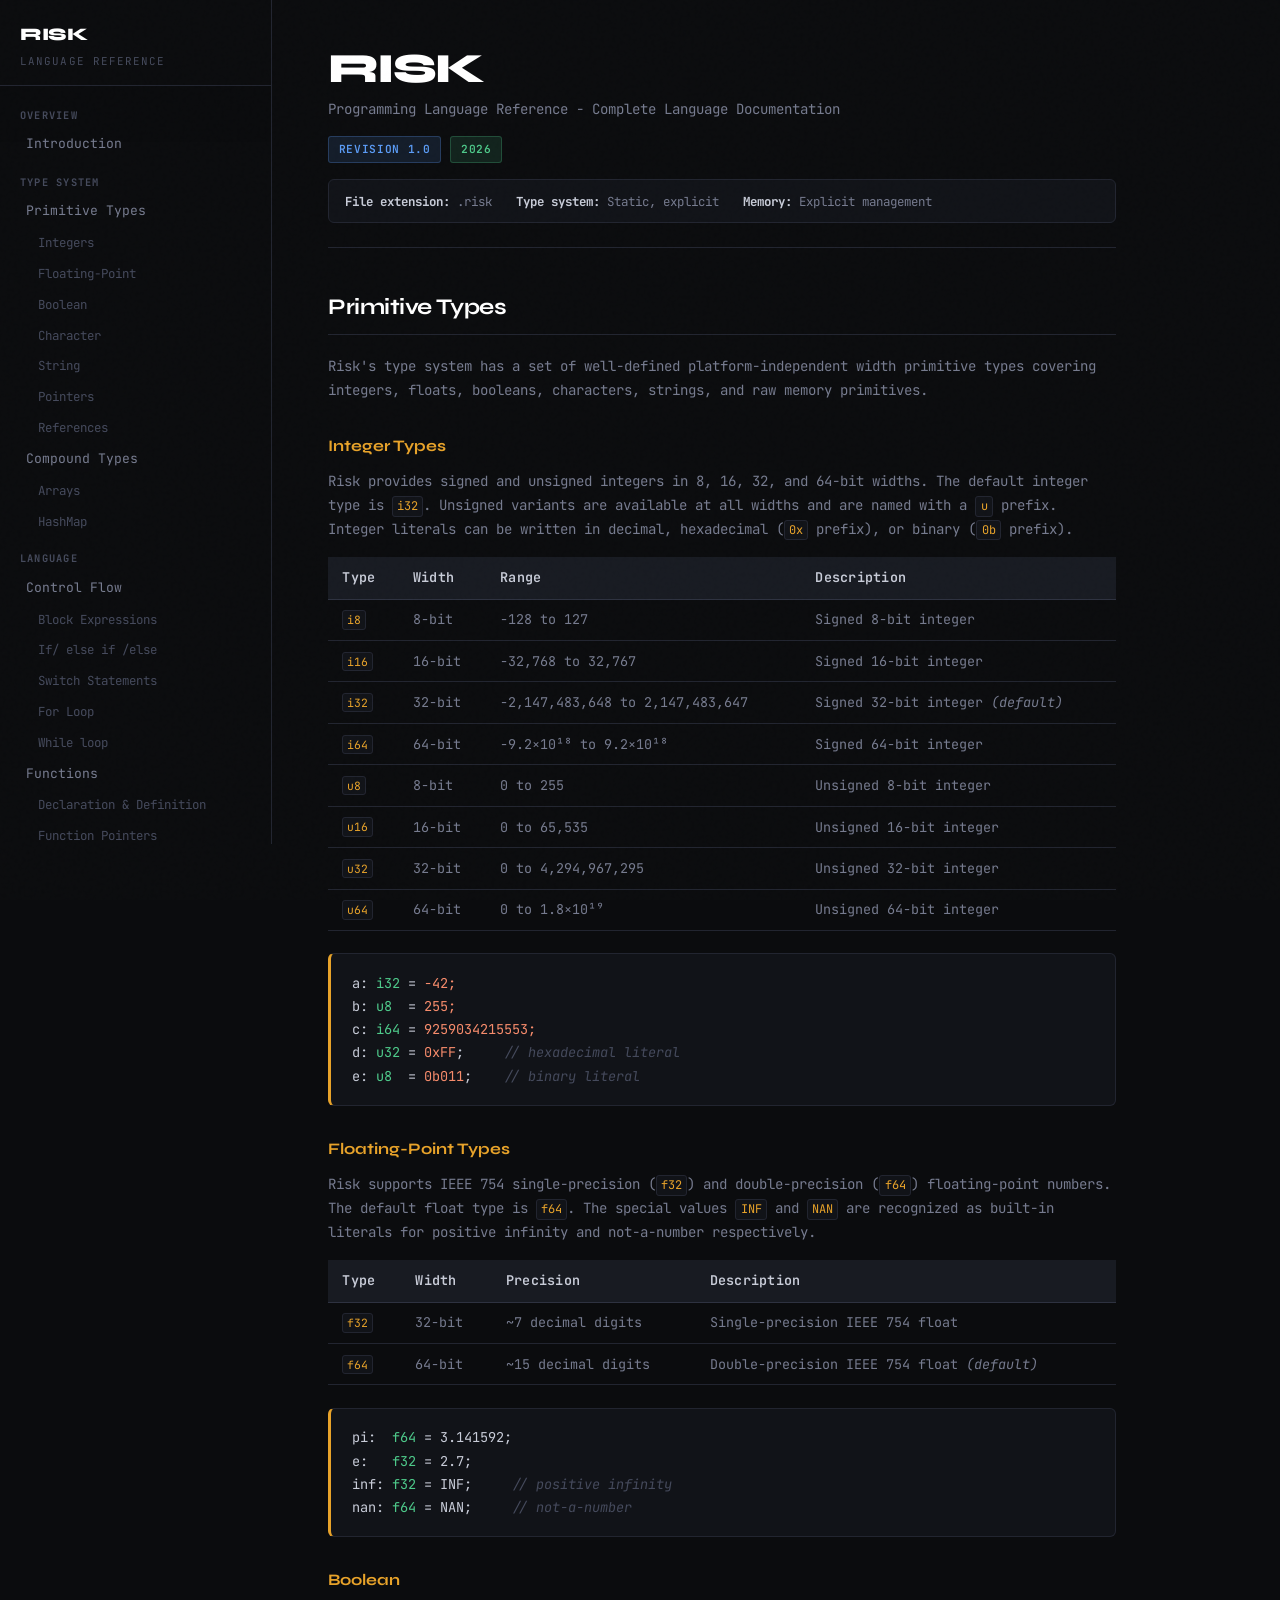
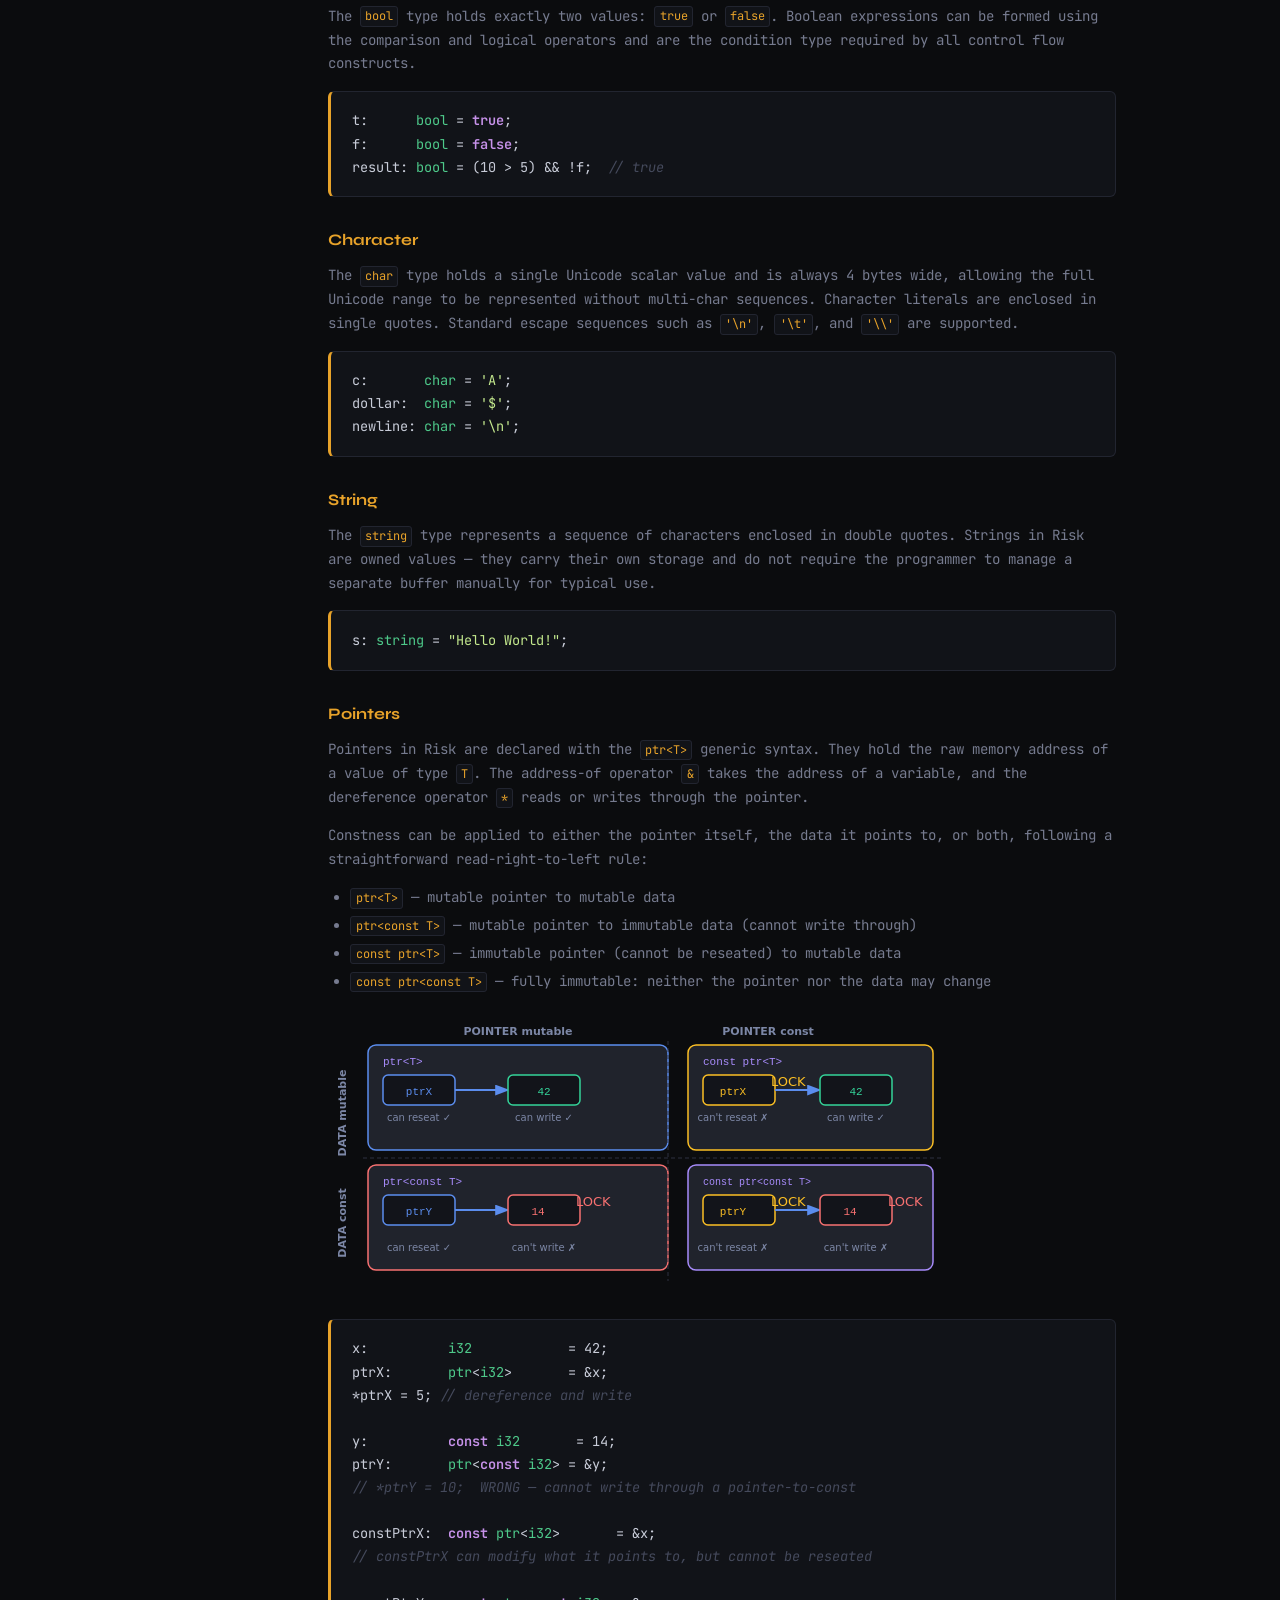
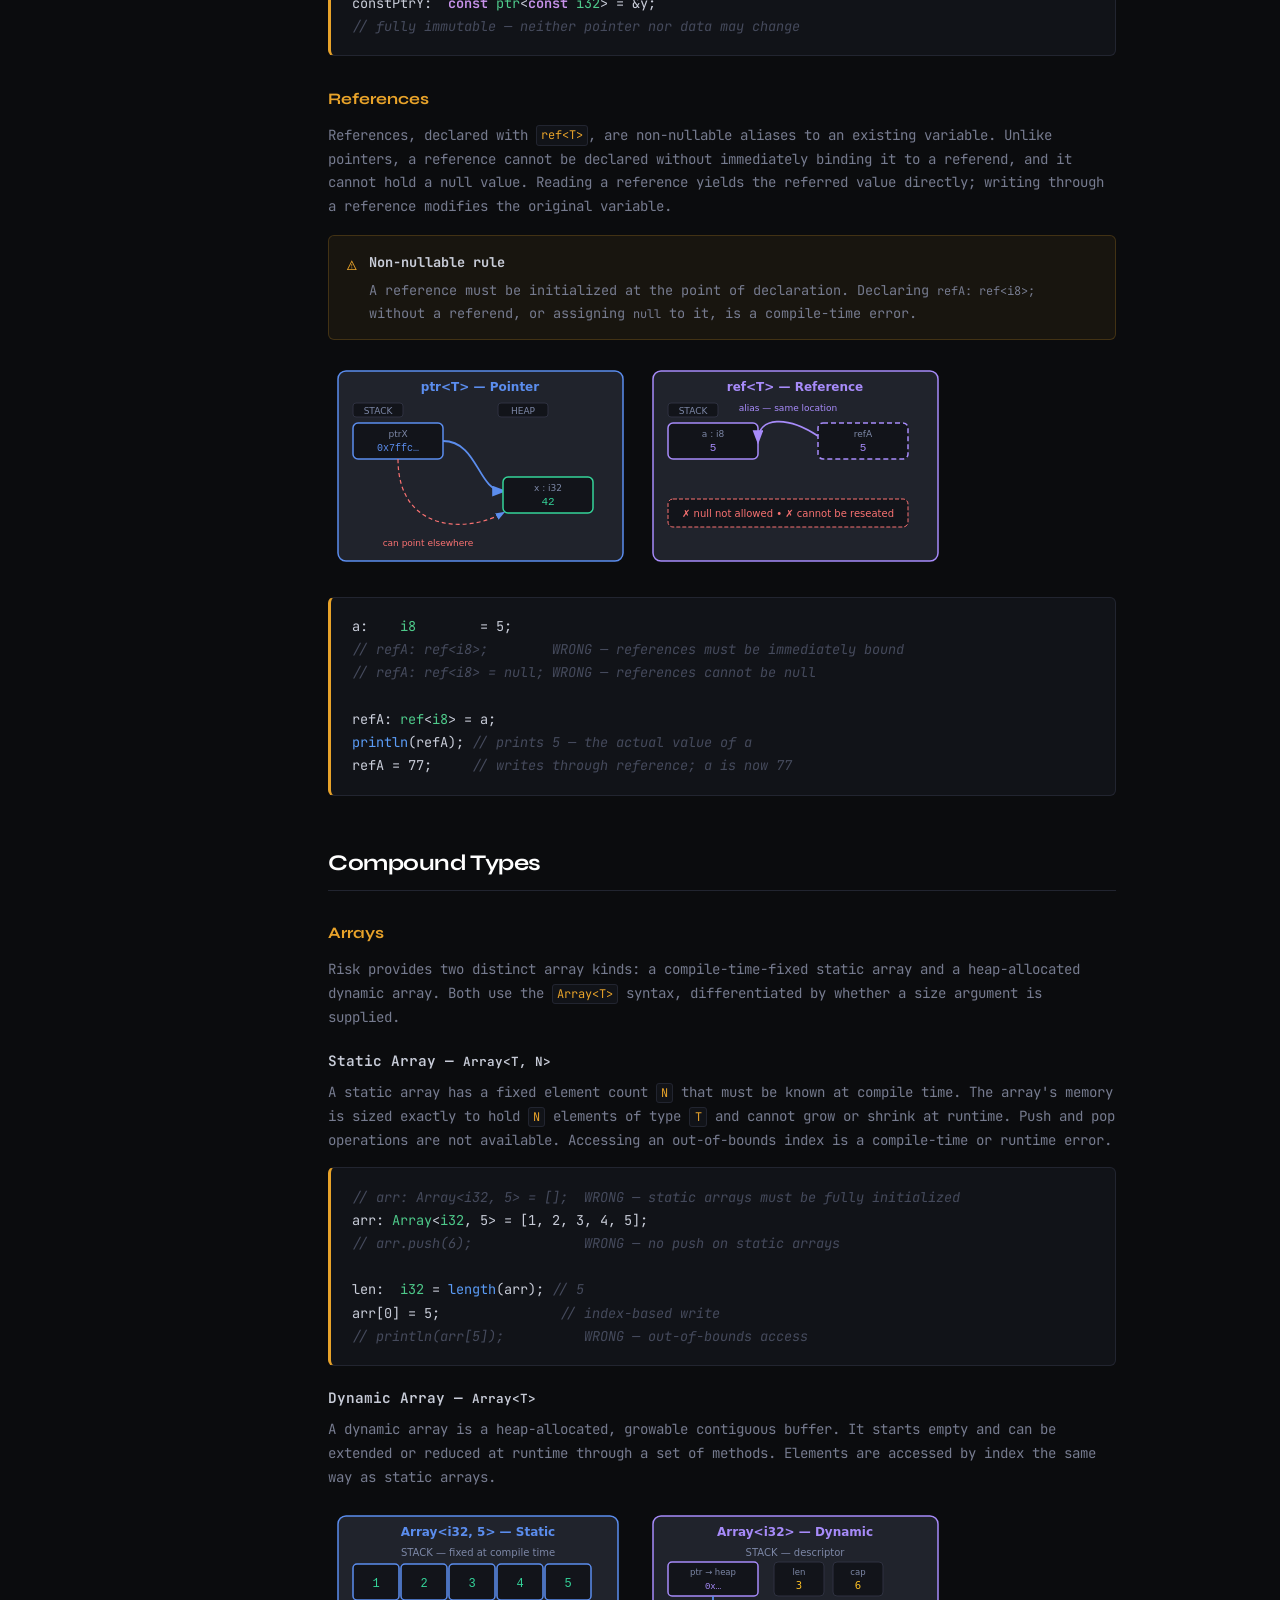
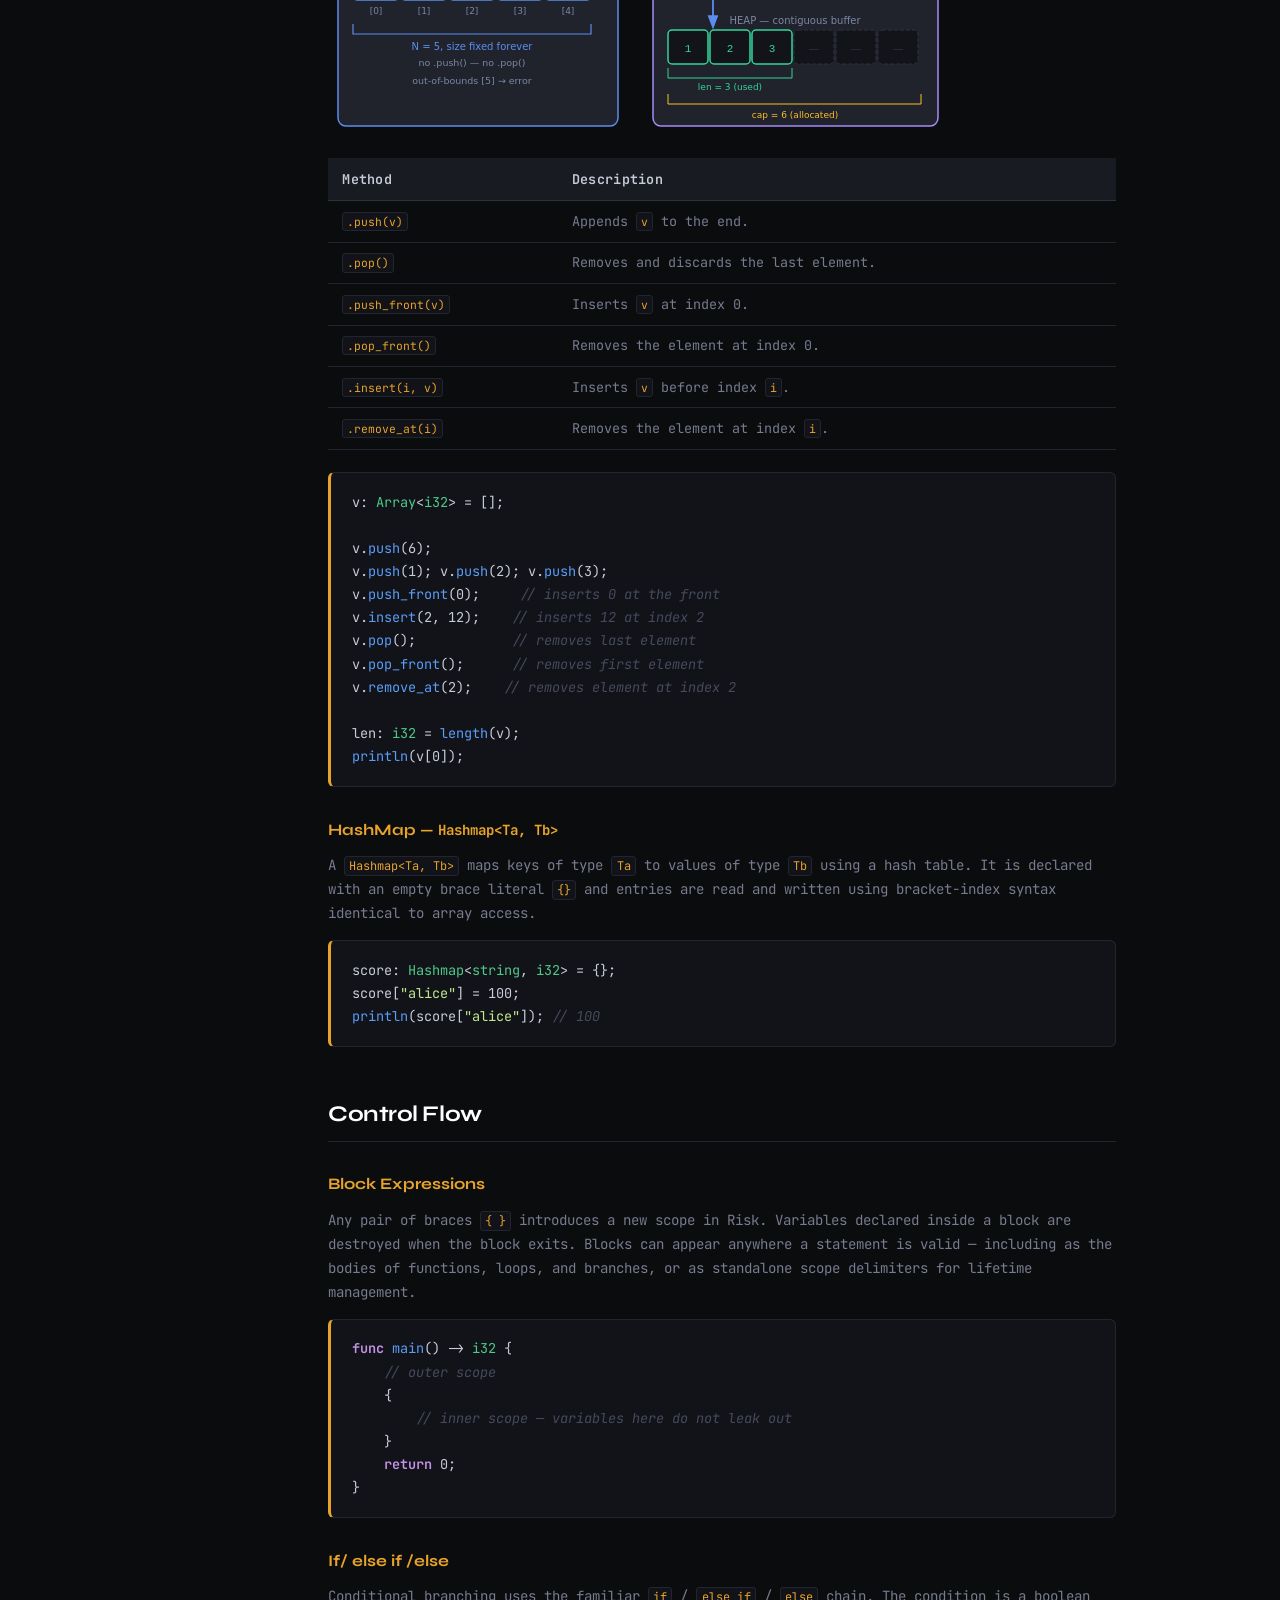
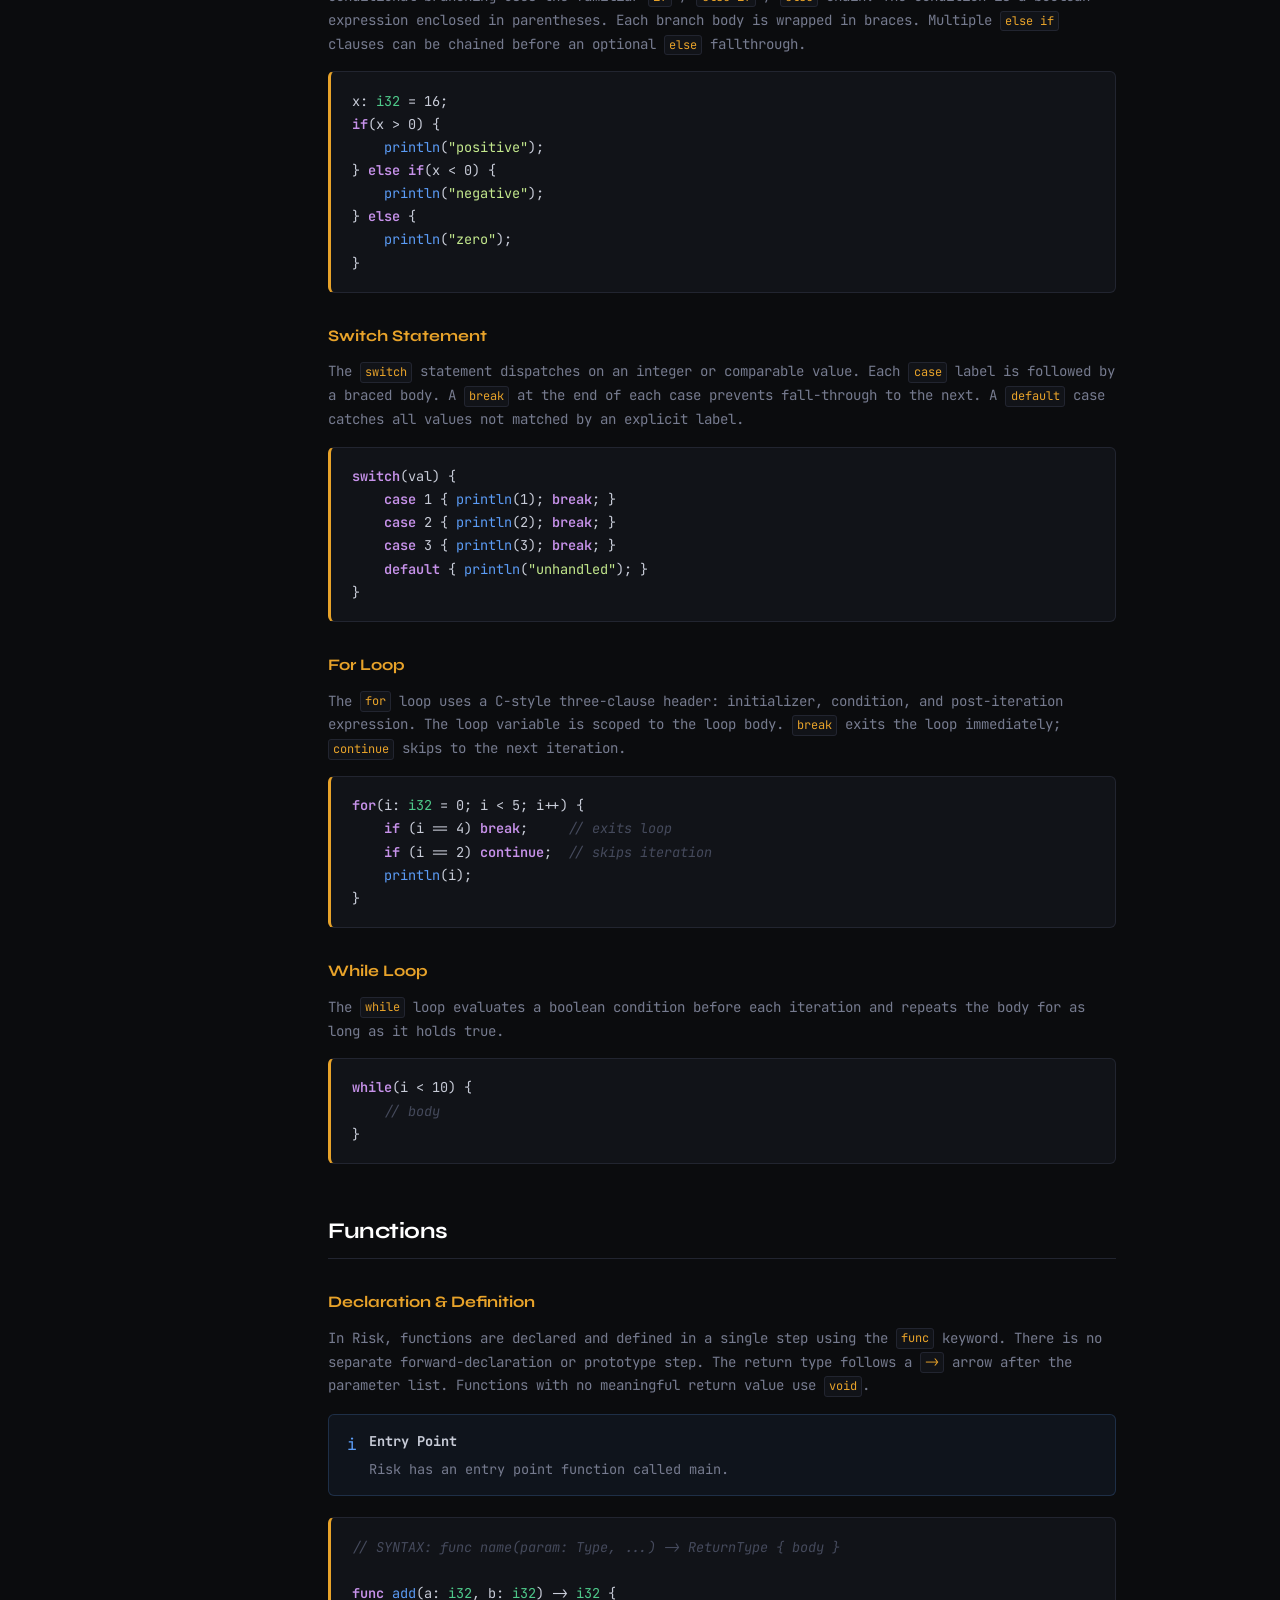
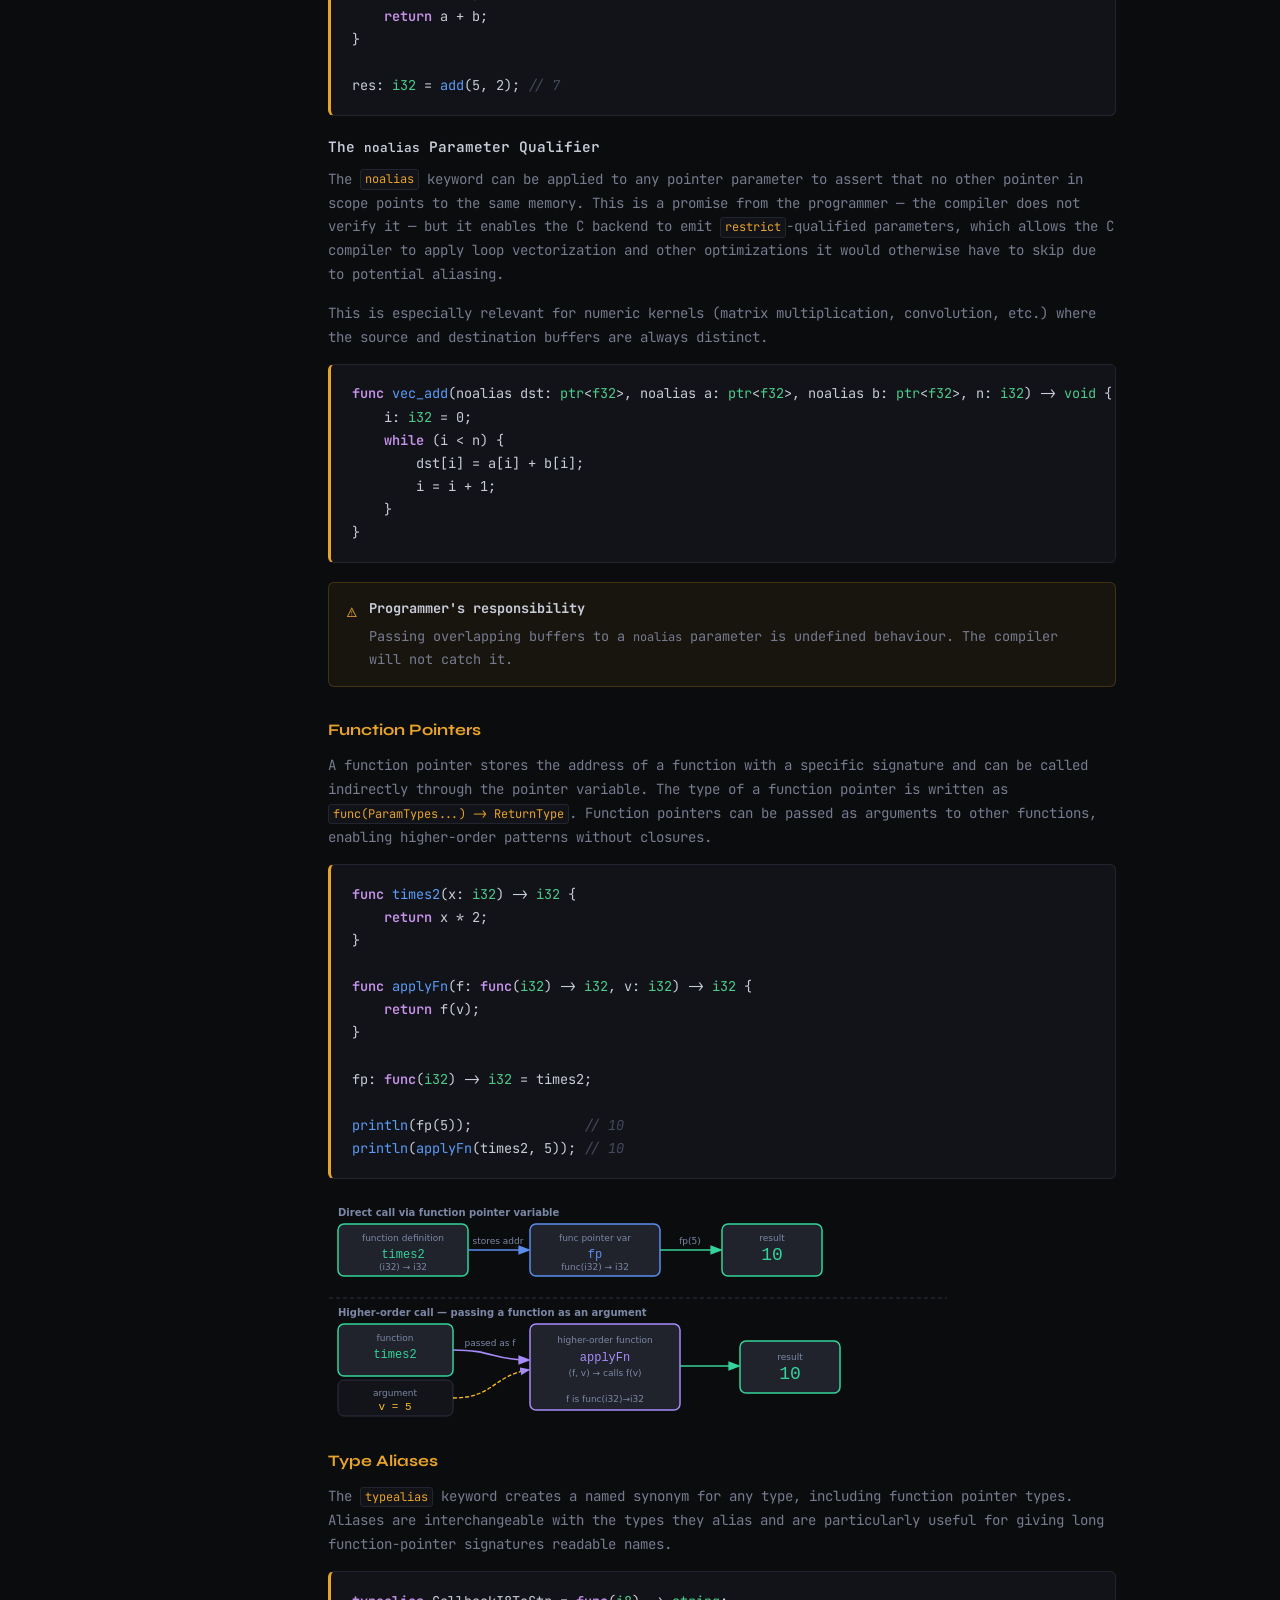
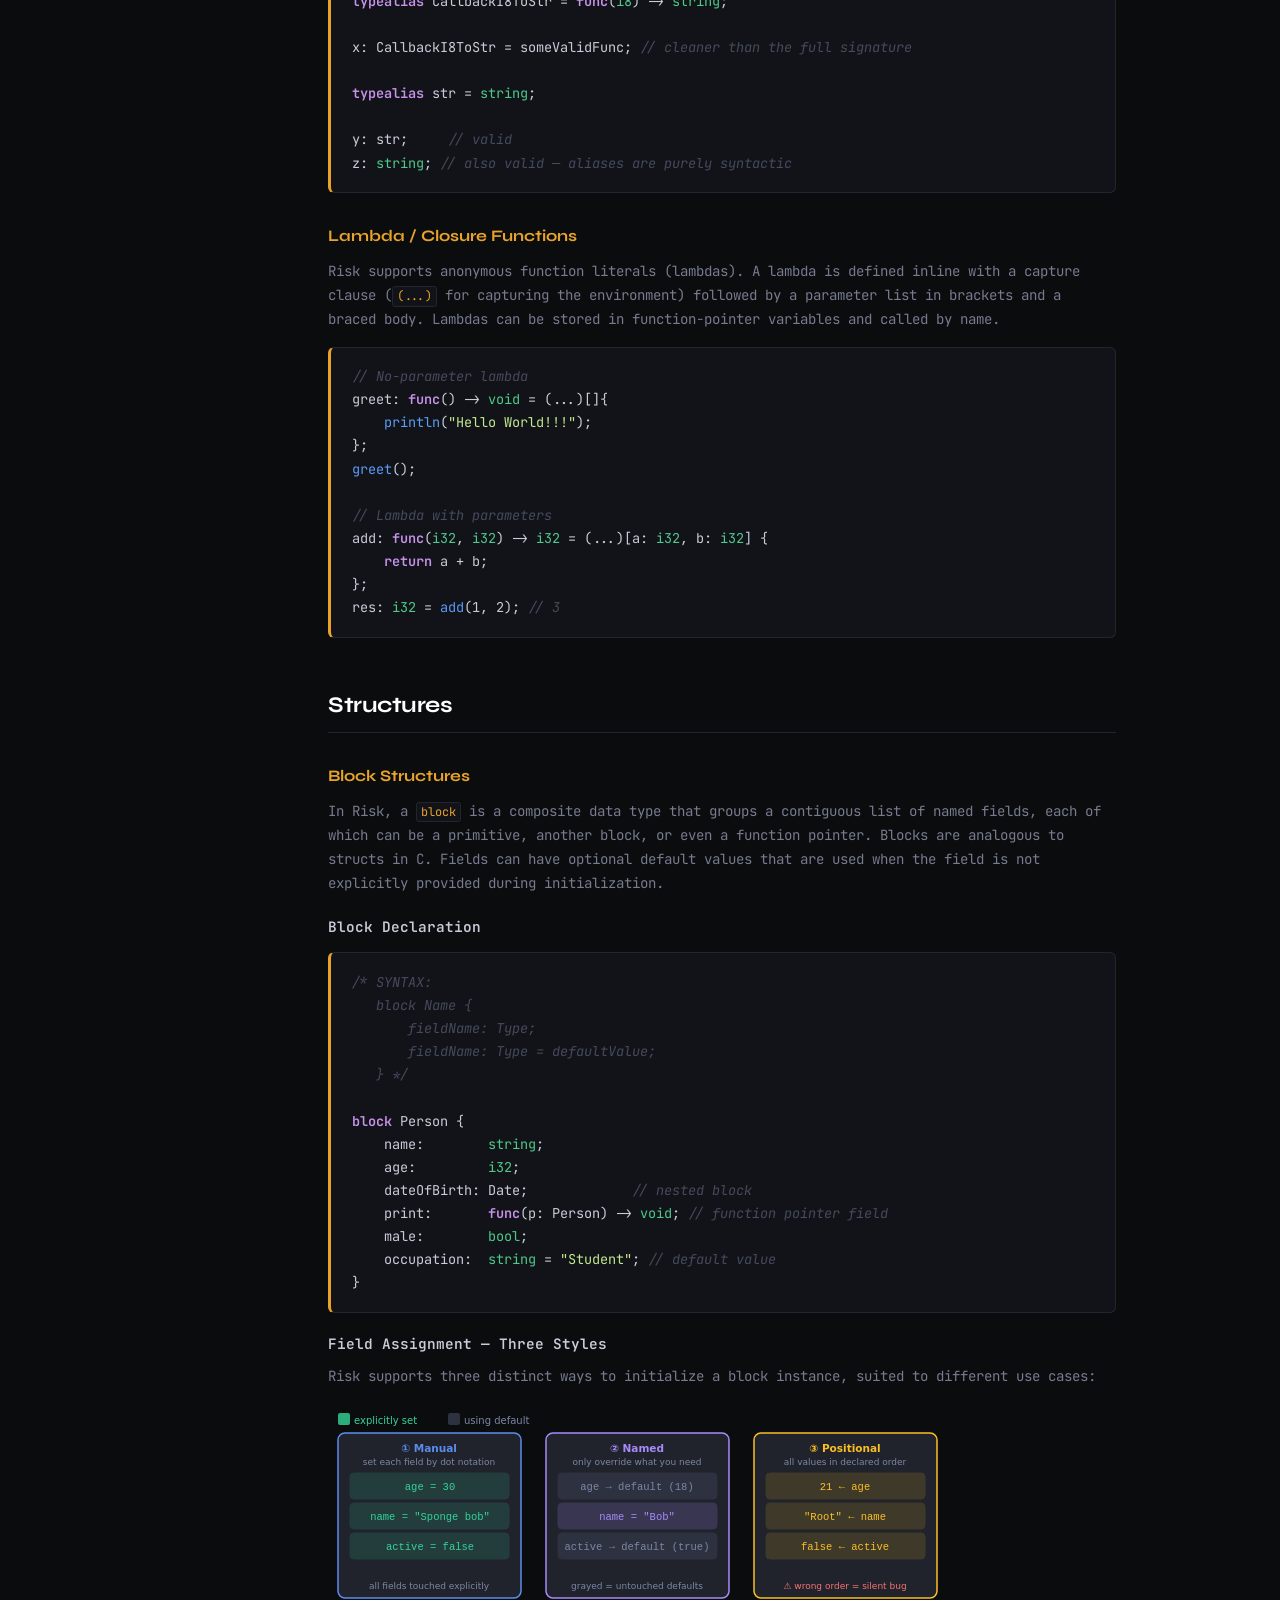
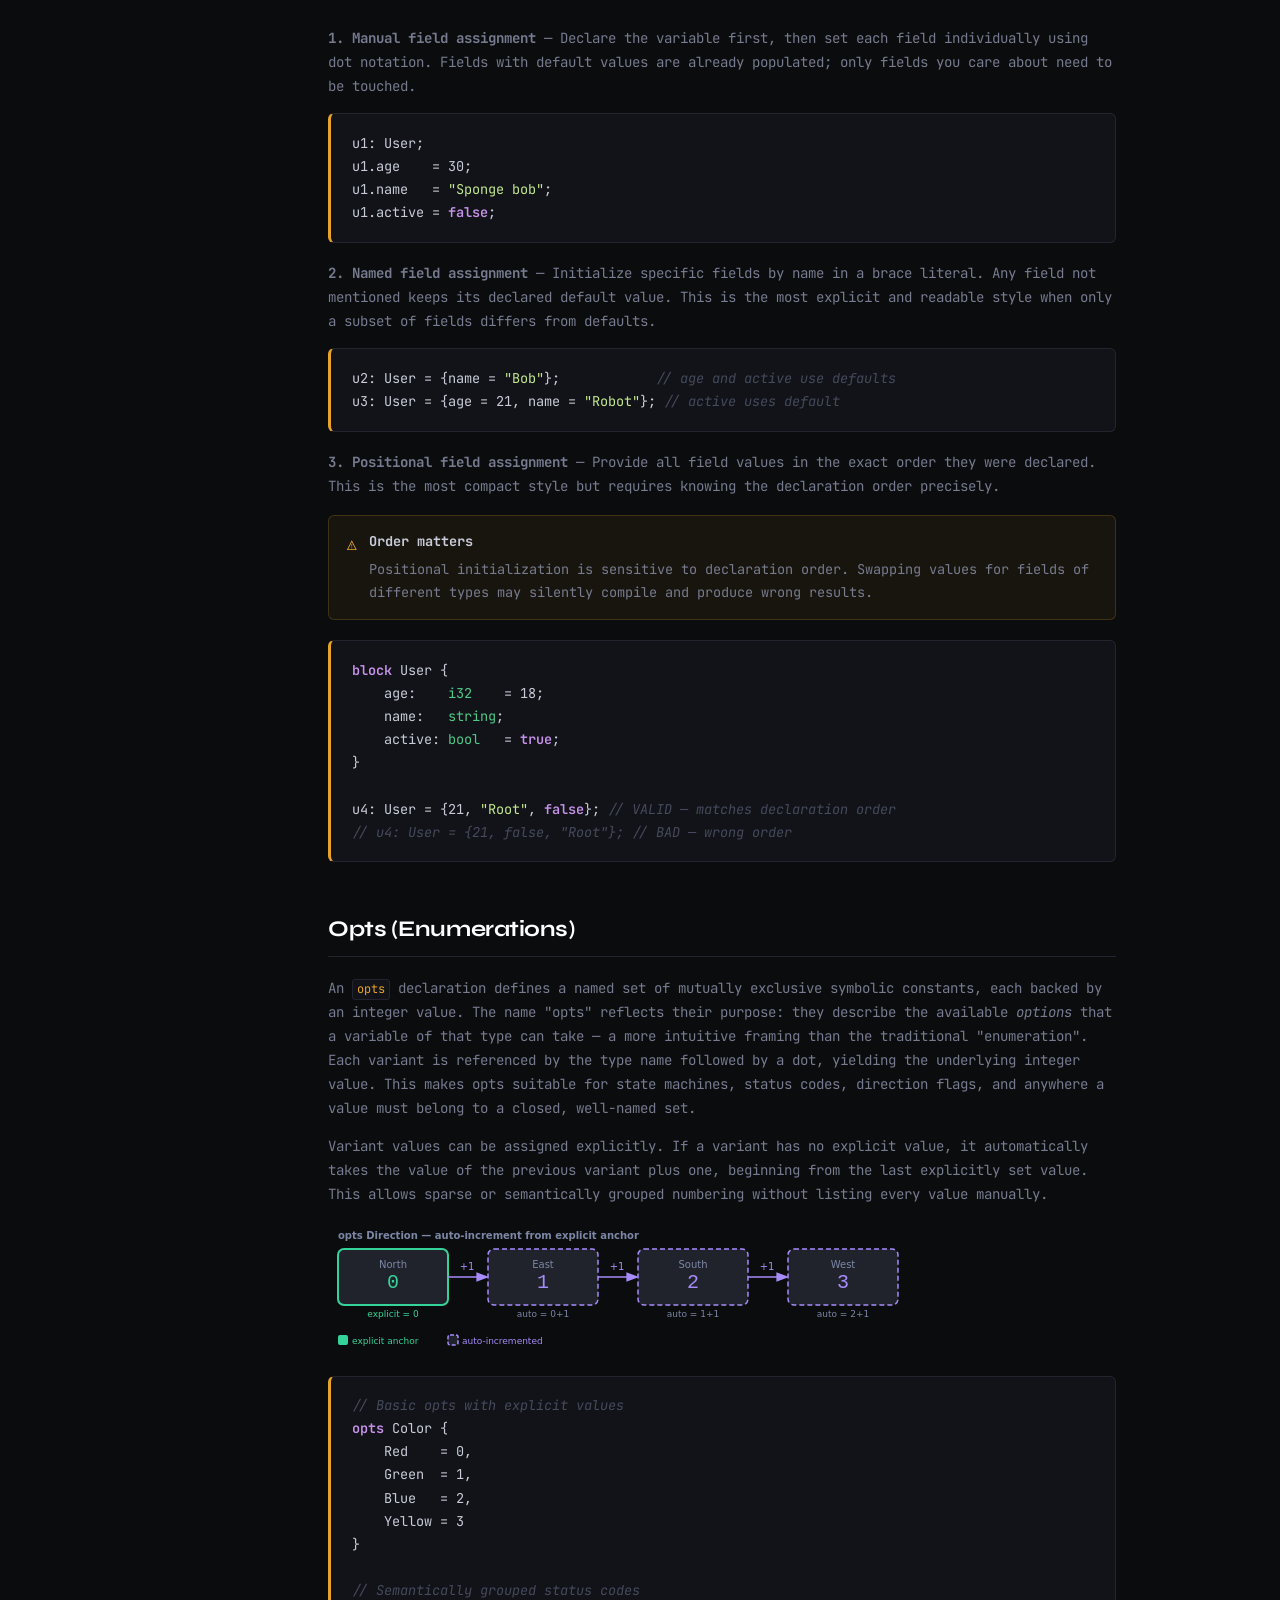
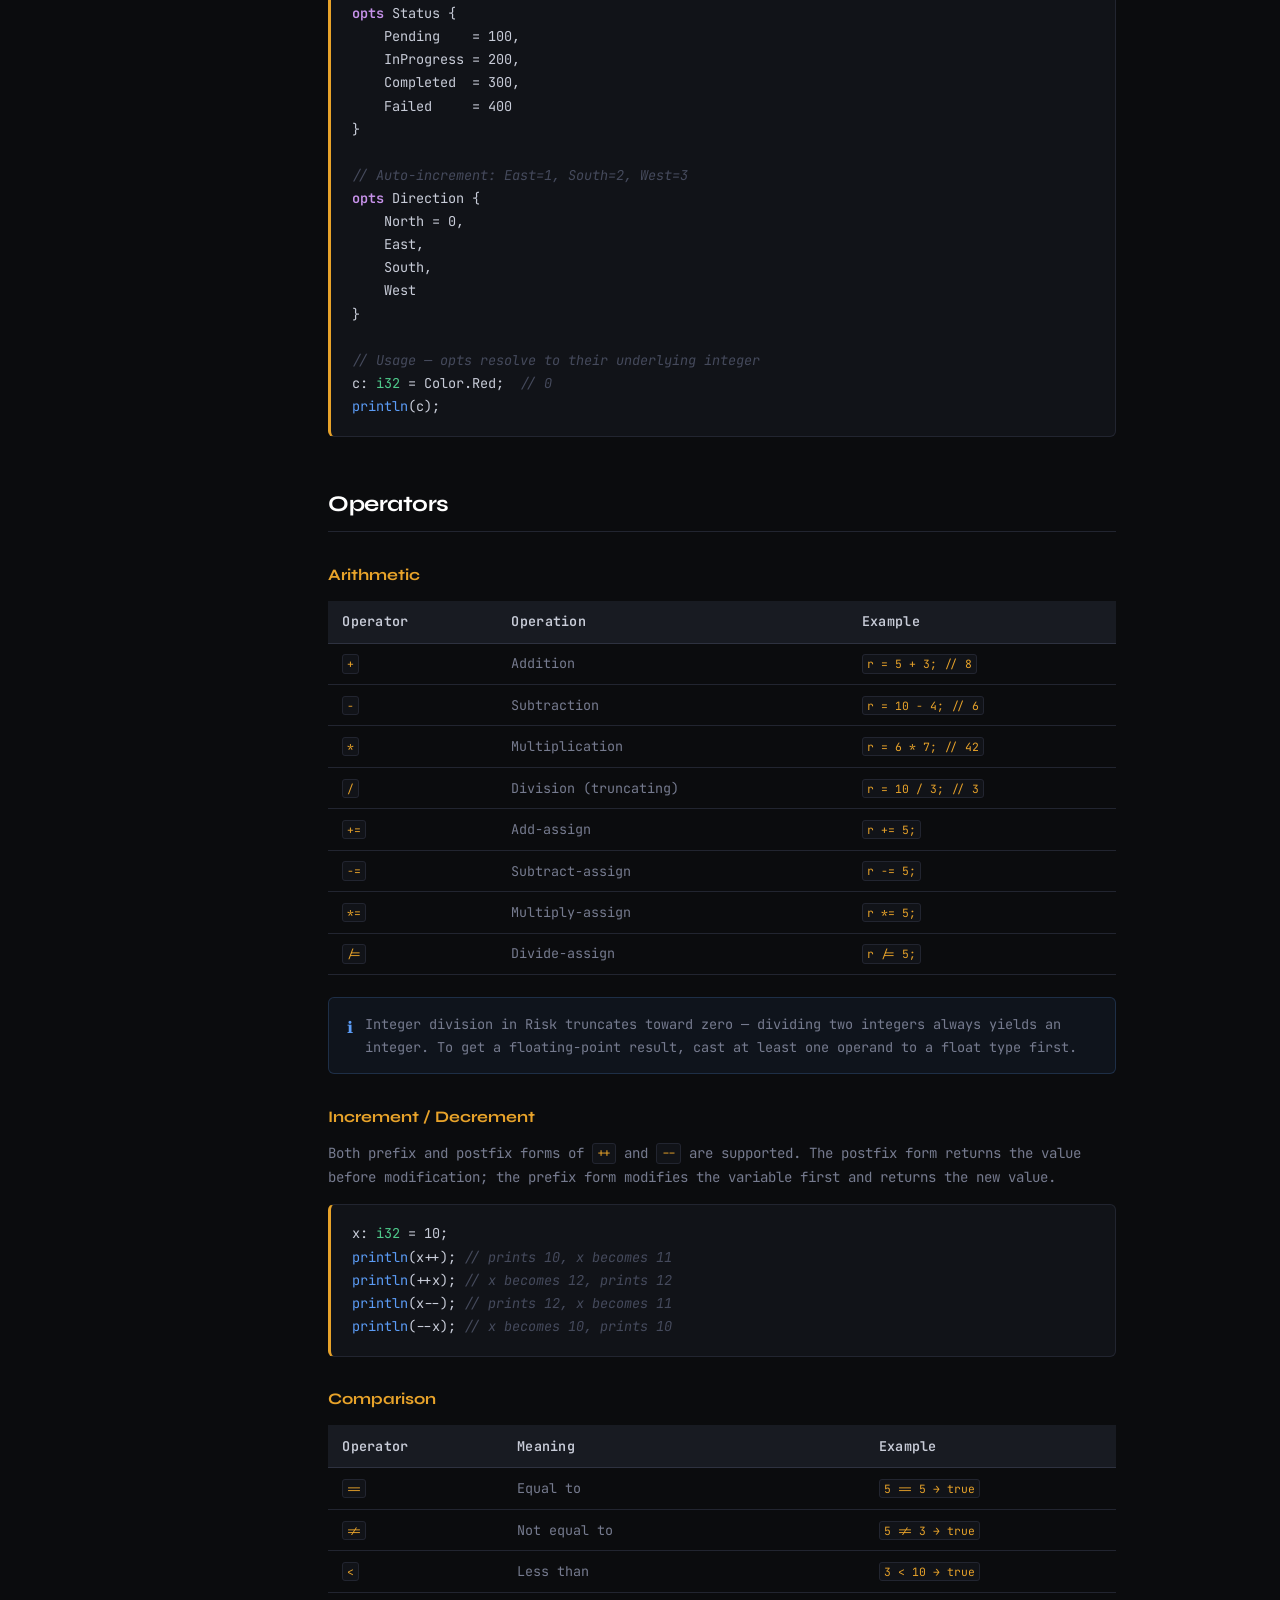
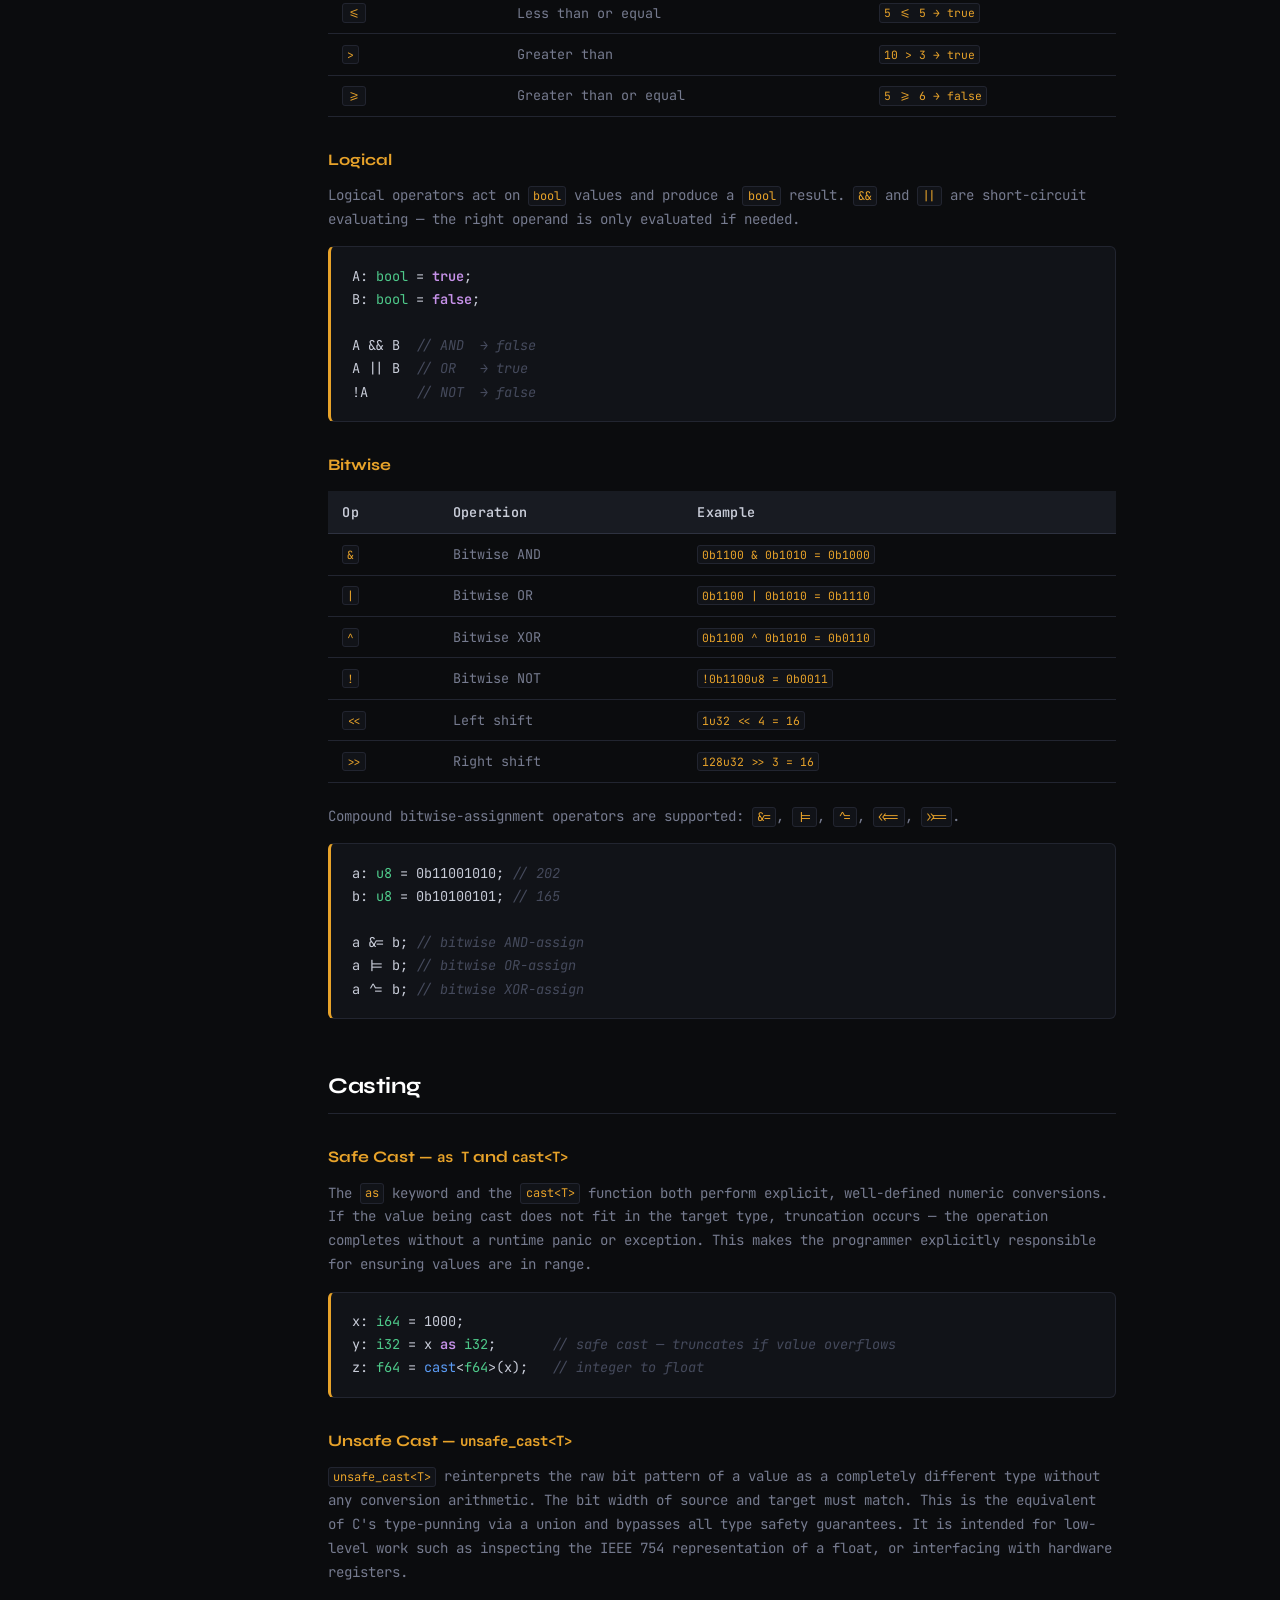
<file: index.html>
<!DOCTYPE html>
<html lang="en">
<head>
  <meta charset="UTF-8" />
  <meta name="viewport" content="width=device-width, initial-scale=1.0"/>
  <title>Risk Language Reference</title>
  <link rel="stylesheet" href="style.css">
<style>
  /* ── DOCS LAYOUT ──────────────────────────────────────── */
  body {
    display: block; /* override any flex from style.css */
  }

  #docs-wrap {
    display: flex;
    min-height: calc(100vh - 56px);
    margin-top: 56px;
  }

  /* ── SIDEBAR ─────────────────────────────────────────── */
  #sidebar {
    position: fixed;
    left: 0;
    width: 272px;
    height: calc(100vh - 56px);
    background: var(--bg);
    border-right: 1px solid var(--border);
    overflow-y: auto;
    display: flex;
    flex-direction: column;
    z-index: 50;
    scrollbar-width: thin;
    scrollbar-color: var(--border) transparent;
  }

  #sidebar-header {
    padding: 1.25rem 1.25rem 0.9rem;
    border-bottom: 1px solid var(--border);
    position: sticky;
    top: 0;
    background: var(--bg);
    z-index: 10;
  }

  #sidebar-header .logo {
    font-family: var(--font-sans);
    font-size: 1.1rem;
    font-weight: 800;
    color: #fff;
    letter-spacing: -0.02em;
  }

  #sidebar-header .logo span { color: var(--accent); }

  #sidebar-header .subtitle {
    font-size: 0.68rem;
    color: var(--text3);
    margin-top: 2px;
    text-transform: uppercase;
    letter-spacing: 0.1em;
  }

  #sidebar nav { padding: 0.6rem 0 2rem; }

  .nav-group { margin-bottom: 0.15rem; }

  .nav-group-title {
    font-size: 0.65rem;
    font-weight: 700;
    text-transform: uppercase;
    letter-spacing: 0.12em;
    color: var(--text3);
    padding: 0.7rem 1.25rem 0.25rem;
  }

  #sidebar a {
    display: block;
    padding: 0.3rem 1.25rem 0.3rem 1.5rem;
    color: var(--text2);
    text-decoration: none;
    font-size: 0.82rem;
    border-left: 2px solid transparent;
    transition: all 0.12s;
  }

  #sidebar a:hover {
    color: #fff;
    background: var(--bg2);
  }

  #sidebar a.active {
    color: var(--accent);
    border-left-color: var(--accent);
    background: var(--accent-bg);
  }

  #sidebar a.sub {
    padding-left: 2.25rem;
    font-size: 0.78rem;
    color: var(--text3);
  }

  #sidebar a.sub:hover { color: var(--text); background: var(--bg2); }
  #sidebar a.sub.active { color: var(--accent); border-left-color: var(--accent); background: var(--accent-bg); }

  /* ── MAIN CONTENT ────────────────────────────────────── */
  #content {
    margin-left: 272px;
    flex: 1;
    padding: 3rem 3.5rem 5rem;
    max-width: 900px;
    font-family: var(--font-mono);
  }

  /* ── PAGE HEADER ─────────────────────────────────────── */
  #page-header {
    border-bottom: 1px solid var(--border);
    padding-bottom: 1.5rem;
    margin-bottom: 2.5rem;
  }

  #page-header h1 {
    font-family: var(--font-sans);
    font-size: 2.6rem;
    font-weight: 800;
    color: #fff;
    letter-spacing: -0.04em;
    line-height: 1;
    margin-bottom: 0.5rem;
  }

  #page-header h1 span { color: var(--accent); }

  #page-header .tagline {
    color: var(--text2);
    font-size: 0.88rem;
    margin-top: 0.4rem;
  }

  .version-bar {
    background: var(--bg2);
    border: 1px solid var(--border);
    border-radius: 6px;
    padding: 0.65rem 1rem;
    font-size: 0.78rem;
    color: var(--text2);
    margin-top: 1rem;
    display: flex;
    gap: 1.5rem;
    flex-wrap: wrap;
  }

  .version-bar span b { color: var(--text); }

  /* Override badge styles from style.css for docs context */
  .badge-blue  { background: rgba(91,156,246,0.12); color: var(--blue);   border: 1px solid rgba(91,156,246,0.25); }
  .badge-green { background: rgba(78,201,138,0.12); color: var(--green);  border: 1px solid rgba(78,201,138,0.25); }

  /* ── SECTIONS ────────────────────────────────────────── */
  section { margin-bottom: 3rem; }

  h2.section-title {
    font-family: var(--font-sans);
    font-size: 1.4rem;
    font-weight: 700;
    color: #fff;
    border-bottom: 1px solid var(--border);
    padding-bottom: 0.5rem;
    margin-bottom: 1.25rem;
    scroll-margin-top: 4rem;
    letter-spacing: -0.02em;
  }

  h3.sub-title {
    font-family: var(--font-sans);
    font-size: 1rem;
    font-weight: 700;
    color: var(--accent);
    margin: 1.8rem 0 0.7rem;
    scroll-margin-top: 4rem;
  }

  h4.mini-title {
    font-size: 0.9rem;
    font-weight: 600;
    color: var(--text);
    margin: 1.2rem 0 0.5rem;
  }

  p { margin-bottom: 0.9rem; color: var(--text2); font-size: 0.88rem; }

  /* ── CODE BLOCKS ─────────────────────────────────────── */
  pre {
    background: var(--bg2);
    border: 1px solid var(--border);
    border-left: 3px solid var(--accent);
    border-radius: 6px;
    padding: 1.1rem 1.3rem;
    overflow-x: auto;
    margin: 0.8rem 0 1.2rem;
    font-family: var(--font-mono);
    font-size: 0.85rem;
    line-height: 1.7;
    color: var(--text);
  }

  code { font-family: var(--font-mono); font-size: 0.88em; }

  p code, li code, td code {
    background: var(--bg2);
    border: 1px solid var(--border);
    border-radius: 3px;
    padding: 0.1em 0.35em;
    color: var(--accent);
    font-size: 0.85em;
  }

  /* syntax tokens */
  .kw  { color: #c792ea; font-weight: 600; }
  .ty  { color: var(--green); }
  .str { color: #c3e88d; }
  .num { color: #f78c6c; }
  .cmt { color: var(--text3); font-style: italic; }
  .fn  { color: var(--blue); }
  .op  { color: #89ddff; }
  .ok-label  { color: var(--green); }
  .err-label { color: var(--red); }

  /* ── TABLES ──────────────────────────────────────────── */
  .tbl-wrap { overflow-x: auto; margin: 0.8rem 0 1.4rem; }

  table { width: 100%; border-collapse: collapse; font-size: 0.84rem; }

  thead th {
    background: var(--bg3);
    color: var(--text);
    font-weight: 600;
    padding: 0.6rem 0.9rem;
    text-align: left;
    border-bottom: 1px solid var(--border2);
    white-space: nowrap;
    letter-spacing: 0.02em;
  }

  tbody tr { border-bottom: 1px solid var(--border); }
  tbody tr:hover { background: var(--bg2); }
  tbody td { padding: 0.55rem 0.9rem; vertical-align: top; color: var(--text2); }

  /* ── CALLOUTS ────────────────────────────────────────── */
  .callout {
    border-radius: 6px;
    padding: 0.9rem 1.1rem;
    margin: 1rem 0 1.3rem;
    font-size: 0.85rem;
    display: flex;
    gap: 0.8rem;
    align-items: flex-start;
    border: 1px solid;
  }

  .callout-icon { font-size: 1rem; flex-shrink: 0; margin-top: 0.05rem; }
  .callout-body { flex: 1; color: var(--text2); }
  .callout-body strong { display: block; margin-bottom: 0.3rem; color: var(--text); }

  .callout.note    { background: rgba(91,156,246,0.06); border-color: rgba(91,156,246,0.2); }
  .callout.warning { background: rgba(232,163,42,0.06); border-color: rgba(232,163,42,0.2); }
  .callout.danger  { background: rgba(224,92,92,0.06);  border-color: rgba(224,92,92,0.2);  }
  .callout.tip     { background: rgba(78,201,138,0.06); border-color: rgba(78,201,138,0.2); }

  .callout.note    .callout-icon { color: var(--blue); }
  .callout.warning .callout-icon { color: var(--accent); }
  .callout.danger  .callout-icon { color: var(--red); }
  .callout.tip     .callout-icon { color: var(--green); }

  /* ── MISC ────────────────────────────────────────────── */
  ul, ol { padding-left: 1.4rem; margin-bottom: 0.9rem; }
  li { margin-bottom: 0.25rem; color: var(--text2); font-size: 0.88rem; }

  .two-col { display: grid; grid-template-columns: 1fr 1fr; gap: 1rem; }

  hr.sep { border: none; border-top: 1px solid var(--border); margin: 2rem 0; }

  footer {
    margin-top: 4rem;
    padding-top: 1.5rem;
    border-top: 1px solid var(--border);
    color: var(--text3);
    font-size: 0.78rem;
  }

  @media (max-width: 900px) {
    #sidebar { display: none; }
    #content { margin-left: 0; padding: 1.5rem; }
    .two-col { grid-template-columns: 1fr; }
  }
</style>
</head>
<body>
<div id="nav-placeholder"></div>
<aside id="sidebar">
  <div id="sidebar-header">
    <div class="logo">RISK</div>
    <div class="subtitle">Language Reference</div>
  </div>
  <nav style="
	  position: relative;
	  display: block;
	  ">
    <div class="nav-group">
      <div class="nav-group-title">Overview</div>
      <a href="#intro">Introduction</a>
    </div>
    <div class="nav-group">
      <div class="nav-group-title">Type System</div>
      <a href="#primitives">Primitive Types</a>
      <a href="#integers"   class="sub">Integers</a>
      <a href="#floats"     class="sub">Floating-Point</a>
      <a href="#bool"       class="sub">Boolean</a>
      <a href="#char"       class="sub">Character</a>
      <a href="#string"     class="sub">String</a>
      <a href="#pointers"   class="sub">Pointers</a>
      <a href="#references" class="sub">References</a>
      <a href="#compound">Compound Types</a>
      <a href="#arrays"     class="sub">Arrays</a>
      <a href="#hashmap"    class="sub">HashMap</a>
    </div>
    <div class="nav-group">
      <div class="nav-group-title">Language</div>
      <a href="#controlflow">Control Flow</a>
      <a href="#block-expressions"   class="sub">Block Expressions</a>
      <a href="#if-elseif-else"      class="sub">If/ else if /else</a>
      <a href="#switch-statement"    class="sub">Switch Statements</a>
      <a href="#for-loop"   	     class="sub">For Loop</a>
      <a href="#while-loop"          class="sub">While loop</a>
      <a href="#functions">Functions</a>
      <a href="#func-decl"   class="sub">Declaration & Definition</a>
      <a href="#func-ptrs"        class="sub">Function Pointers</a>
      <a href="#typealiases"             class="sub">Type Aliases</a>
      <a href="#lambdas"         class="sub">Lambda / Closure Functions</a>
      <a href="#structures">Structures</a>
      <a href="#opts">Opts (Enumerations)</a>
      <a href="#operators">Operators</a>
      <a href="#casting">Casting</a>
      <a href="#register">register Keyword</a>
      <a href="#modules">Modules &amp; Imports</a>
    </div>
    <div class="nav-group">
      <div class="nav-group-title">Standard Library</div>
      <a href="#stdlib-io">I/O</a>
      <a href="#stdlib-conv">Type Conversion</a>
      <a href="#stdlib-general">General</a>
      <a href="#stdlib-math">Math</a>
      <a href="#stdlib-str">Strings</a>
      <a href="#stdlib-fio">File I/O</a>
      <a href="#stdlib-rand">Random</a>
      <a href="#stdlib-time">Time</a>
      <a href="#stdlib-array">Array Methods</a>
      <a href="#stdlib-tui">TUI &amp; Keyboard</a>
      <a href="#stdlib-sys">System</a>
      <a href="#stdlib-mem">Memory</a>
    </div>
    <div class="nav-group">
      <div class="nav-group-title">Examples</div>
      <a href="#examples">Examples</a>
      <a href="#example-tui"      class="sub">TUI Explorer</a>
      <a href="#example-hello"    class="sub">Hello World</a>
      <a href="#example-fib"      class="sub">Fibonacci</a>
      <a href="#example-fileio"   class="sub">File I/O</a>
      <a href="#example-snake"    class="sub">Terminal Snake</a>
    </div>
    <div class="nav-group">
      <div class="nav-group-title">Quick Reference</div>
      <a href="#type-cheatsheet">Type Cheat Sheet</a>
      <a href="#op-precedence">Operator Precedence</a>
    </div>
  </nav>
</aside>

<!-- ════════════════════════════════════════════ MAIN -->
<main id="content">

  <!-- PAGE HEADER -->
  <div id="page-header">
    <h1>RISK</h1>
    <p class="tagline">Programming Language Reference - Complete Language Documentation</p>
    <div style="margin-top:0.8rem;">
      <span class="badge badge-blue">Revision 1.0</span>
      <span class="badge badge-green">2026</span>
    </div>
    <div class="version-bar">
      <span><b>File extension:</b> .risk</span>
      <span><b>Type system:</b> Static, explicit</span>
      <span><b>Memory:</b> Explicit management</span>
    </div>
  </div>

 <!-- ══════════════════════════════════════ 2. PRIMITIVES -->
  <section id="primitives">
    <h2 class="section-title">Primitive Types</h2>

    <p>
      Risk's type system has a set of well-defined platform-independent width primitive types covering integers,
      floats, booleans, characters, strings, and raw memory primitives. 
    </p>

    <!-- 2.1 Integers -->
    <h3 class="sub-title" id="integers">Integer Types</h3>

    <p>
      Risk provides signed and unsigned integers in 8, 16, 32, and 64-bit widths. The default
      integer type is <code>i32</code>. Unsigned variants
      are available at all widths and are named with a <code>u</code> prefix. Integer literals can be
      written in decimal, hexadecimal (<code>0x</code> prefix), or binary (<code>0b</code> prefix).
    </p>

    <div class="tbl-wrap">
      <table>
        <thead>
          <tr><th>Type</th><th>Width</th><th>Range</th><th>Description</th></tr>
        </thead>
        <tbody>
          <tr><td><code>i8</code></td> <td>8-bit</td>  <td>−128 to 127</td>                           <td>Signed 8-bit integer</td></tr>
          <tr><td><code>i16</code></td><td>16-bit</td> <td>−32,768 to 32,767</td>                     <td>Signed 16-bit integer</td></tr>
          <tr><td><code>i32</code></td><td>32-bit</td> <td>−2,147,483,648 to 2,147,483,647</td>       <td>Signed 32-bit integer <em>(default)</em></td></tr>
          <tr><td><code>i64</code></td><td>64-bit</td> <td>−9.2×10¹⁸ to 9.2×10¹⁸</td>               <td>Signed 64-bit integer</td></tr>
          <tr><td><code>u8</code></td> <td>8-bit</td>  <td>0 to 255</td>                              <td>Unsigned 8-bit integer</td></tr>
          <tr><td><code>u16</code></td><td>16-bit</td> <td>0 to 65,535</td>                           <td>Unsigned 16-bit integer</td></tr>
          <tr><td><code>u32</code></td><td>32-bit</td> <td>0 to 4,294,967,295</td>                    <td>Unsigned 32-bit integer</td></tr>
          <tr><td><code>u64</code></td><td>64-bit</td> <td>0 to 1.8×10¹⁹</td>                        <td>Unsigned 64-bit integer</td></tr>
        </tbody>
      </table>
    </div>

<pre>
a: <span class="ty">i32</span> = <span class="num">-42;</span>
b: <span class="ty">u8</span>  = <span class="num">255;</span>
c: <span class="ty">i64</span> = <span class="num">9259034215553;</span>
d: <span class="ty">u32</span> = <span class="num">0xFF</span>;     <span class="cmt">// hexadecimal literal</span>
e: <span class="ty">u8</span>  = <span class="num">0b011</span>;    <span class="cmt">// binary literal</span></pre>

    <!-- 2.2 Floats -->
    <h3 class="sub-title" id="floats">Floating-Point Types</h3>

    <p>
      Risk supports IEEE 754 single-precision (<code>f32</code>) and double-precision (<code>f64</code>)
      floating-point numbers. The default float type is <code>f64</code>. The special values
      <code>INF</code> and <code>NAN</code> are recognized as built-in literals for positive infinity
      and not-a-number respectively.
    </p>

    <div class="tbl-wrap">
      <table>
        <thead>
          <tr><th>Type</th><th>Width</th><th>Precision</th><th>Description</th></tr>
        </thead>
        <tbody>
          <tr><td><code>f32</code></td><td>32-bit</td><td>~7 decimal digits</td> <td>Single-precision IEEE 754 float</td></tr>
          <tr><td><code>f64</code></td><td>64-bit</td><td>~15 decimal digits</td><td>Double-precision IEEE 754 float <em>(default)</em></td></tr>
        </tbody>
      </table>
    </div>

<pre>pi:  <span class="ty">f64</span> = 3.141592;
e:   <span class="ty">f32</span> = 2.7;
inf: <span class="ty">f32</span> = INF;     <span class="cmt">// positive infinity</span>
nan: <span class="ty">f64</span> = NAN;     <span class="cmt">// not-a-number</span></pre>

    <!-- 2.3 Boolean -->
    <h3 class="sub-title" id="bool">Boolean</h3>

    <p>
      The <code>bool</code> type holds exactly two values: <code>true</code> or <code>false</code>.
      Boolean expressions can be formed using the comparison and logical operators and are the
      condition type required by all control flow constructs.
    </p>

<pre>t:      <span class="ty">bool</span> = <span class="kw">true</span>;
f:      <span class="ty">bool</span> = <span class="kw">false</span>;
result: <span class="ty">bool</span> = (10 > 5) && !f;  <span class="cmt">// true</span></pre>

    <!-- 2.4 Char -->
    <h3 class="sub-title" id="char">Character</h3>

    <p>
      The <code>char</code> type holds a single Unicode scalar value and is always 4 bytes wide,
      allowing the full Unicode range to be represented without multi-char sequences. Character
      literals are enclosed in single quotes. Standard escape sequences such as <code>'\n'</code>,
      <code>'\t'</code>, and <code>'\\'</code> are supported.
    </p>

<pre>c:       <span class="ty">char</span> = <span class="str">'A'</span>;
dollar:  <span class="ty">char</span> = <span class="str">'$'</span>;
newline: <span class="ty">char</span> = <span class="str">'\n'</span>;</pre>

    <!-- 2.5 String -->
    <h3 class="sub-title" id="string">String</h3>

    <p>
      The <code>string</code> type represents a sequence of characters enclosed in double quotes.
      Strings in Risk are owned values — they carry their own storage and do not require the
      programmer to manage a separate buffer manually for typical use.
    </p>

<pre>s: <span class="ty">string</span> = <span class="str">"Hello World!"</span>;</pre>

    <!-- 2.6 Pointers -->
    <h3 class="sub-title" id="pointers">Pointers</h3>

    <p>
      Pointers in Risk are declared with the <code>ptr&lt;T&gt;</code> generic syntax. They hold the
      raw memory address of a value of type <code>T</code>. The address-of operator <code>&amp;</code>
      takes the address of a variable, and the dereference operator <code>*</code> reads or writes
      through the pointer.
    </p>

    <p>
      Constness can be applied to either the pointer itself, the data it points to, or both,
      following a straightforward read-right-to-left rule:
    </p>

    <ul>
      <li><code>ptr&lt;T&gt;</code> — mutable pointer to mutable data</li>
      <li><code>ptr&lt;const T&gt;</code> — mutable pointer to immutable data (cannot write through)</li>
      <li><code>const ptr&lt;T&gt;</code> — immutable pointer (cannot be reseated) to mutable data</li>
      <li><code>const ptr&lt;const T&gt;</code> — fully immutable: neither the pointer nor the data may change</li>
    </ul>

    <!-- DIAGRAM: Pointer constness 2x2 -->
    <svg viewBox="0 0 620 280" xmlns="http://www.w3.org/2000/svg" style="width:100%;max-width:620px;display:block;margin:1.2rem 0 1.6rem;font-family:'Segoe UI',system-ui,sans-serif;">
      <defs>
        <marker id="arr" markerWidth="8" markerHeight="8" refX="6" refY="3" orient="auto">
          <path d="M0,0 L0,6 L8,3 z" fill="#5b8dee"/>
        </marker>
        <marker id="arr-lock" markerWidth="8" markerHeight="8" refX="6" refY="3" orient="auto">
          <path d="M0,0 L0,6 L8,3 z" fill="#7c87a6"/>
        </marker>
      </defs>

      <!-- grid labels -->
      <text x="190" y="22" fill="#7c87a6" font-size="11" text-anchor="middle" font-weight="600">POINTER mutable</text>
      <text x="440" y="22" fill="#7c87a6" font-size="11" text-anchor="middle" font-weight="600">POINTER const</text>
      <text x="18" y="100" fill="#7c87a6" font-size="11" text-anchor="middle" font-weight="600" transform="rotate(-90,18,100)">DATA mutable</text>
      <text x="18" y="210" fill="#7c87a6" font-size="11" text-anchor="middle" font-weight="600" transform="rotate(-90,18,210)">DATA const</text>

      <!-- Cell 1: ptr<T> — top left -->
      <rect x="40" y="32" width="300" height="105" rx="8" fill="#20232c" stroke="#5b8dee" stroke-width="1.5"/>
      <text x="55" y="52" fill="#a78bfa" font-size="11" font-family="'Cascadia Code','Fira Code',monospace">ptr&lt;T&gt;</text>
      <!-- pointer box -->
      <rect x="55" y="62" width="72" height="30" rx="5" fill="#12141a" stroke="#5b8dee" stroke-width="1.5"/>
      <text x="91" y="82" fill="#5b8dee" font-size="11" text-anchor="middle" font-family="'Cascadia Code','Fira Code',monospace">ptrX</text>
      <!-- arrow -->
      <line x1="127" y1="77" x2="178" y2="77" stroke="#5b8dee" stroke-width="1.8" marker-end="url(#arr)"/>
      <!-- data box -->
      <rect x="180" y="62" width="72" height="30" rx="5" fill="#12141a" stroke="#34d399" stroke-width="1.5"/>
      <text x="216" y="82" fill="#34d399" font-size="11" text-anchor="middle" font-family="'Cascadia Code','Fira Code',monospace">42</text>
      <!-- labels -->
      <text x="91" y="108" fill="#7c87a6" font-size="10" text-anchor="middle">can reseat ✓</text>
      <text x="216" y="108" fill="#7c87a6" font-size="10" text-anchor="middle">can write ✓</text>

      <!-- Cell 2: const ptr<T> — top right -->
      <rect x="360" y="32" width="245" height="105" rx="8" fill="#20232c" stroke="#fbbf24" stroke-width="1.5"/>
      <text x="375" y="52" fill="#a78bfa" font-size="11" font-family="'Cascadia Code','Fira Code',monospace">const ptr&lt;T&gt;</text>
      <!-- pointer box with lock -->
      <rect x="375" y="62" width="72" height="30" rx="5" fill="#12141a" stroke="#fbbf24" stroke-width="1.5"/>
      <text x="405" y="82" fill="#fbbf24" font-size="11" text-anchor="middle" font-family="'Cascadia Code','Fira Code',monospace">ptrX</text>
      <!-- lock on pointer -->
      <text x="443" y="73" fill="#fbbf24" font-size="13">LOCK</text>
      <!-- arrow -->
      <line x1="447" y1="77" x2="490" y2="77" stroke="#5b8dee" stroke-width="1.8" marker-end="url(#arr)"/>
      <!-- data box -->
      <rect x="492" y="62" width="72" height="30" rx="5" fill="#12141a" stroke="#34d399" stroke-width="1.5"/>
      <text x="528" y="82" fill="#34d399" font-size="11" text-anchor="middle" font-family="'Cascadia Code','Fira Code',monospace">42</text>
      <text x="405" y="108" fill="#7c87a6" font-size="10" text-anchor="middle">can't reseat ✗</text>
      <text x="528" y="108" fill="#7c87a6" font-size="10" text-anchor="middle">can write ✓</text>

      <!-- Cell 3: ptr<const T> — bottom left -->
      <rect x="40" y="152" width="300" height="105" rx="8" fill="#20232c" stroke="#f87171" stroke-width="1.5"/>
      <text x="55" y="172" fill="#a78bfa" font-size="11" font-family="'Cascadia Code','Fira Code',monospace">ptr&lt;const T&gt;</text>
      <!-- pointer box -->
      <rect x="55" y="182" width="72" height="30" rx="5" fill="#12141a" stroke="#5b8dee" stroke-width="1.5"/>
      <text x="91" y="202" fill="#5b8dee" font-size="11" text-anchor="middle" font-family="'Cascadia Code','Fira Code',monospace">ptrY</text>
      <!-- arrow -->
      <line x1="127" y1="197" x2="178" y2="197" stroke="#5b8dee" stroke-width="1.8" marker-end="url(#arr)"/>
      <!-- data box with lock -->
      <rect x="180" y="182" width="72" height="30" rx="5" fill="#12141a" stroke="#f87171" stroke-width="1.5"/>
      <text x="210" y="202" fill="#f87171" font-size="11" text-anchor="middle" font-family="'Cascadia Code','Fira Code',monospace">14</text>
      <text x="248" y="193" fill="#f87171" font-size="13">LOCK</text>
      <text x="91" y="238" fill="#7c87a6" font-size="10" text-anchor="middle">can reseat ✓</text>
      <text x="216" y="238" fill="#7c87a6" font-size="10" text-anchor="middle">can't write ✗</text>

      <!-- Cell 4: const ptr<const T> — bottom right -->
      <rect x="360" y="152" width="245" height="105" rx="8" fill="#20232c" stroke="#a78bfa" stroke-width="1.5"/>
      <text x="375" y="172" fill="#a78bfa" font-size="10" font-family="'Cascadia Code','Fira Code',monospace">const ptr&lt;const T&gt;</text>
      <!-- pointer box with lock -->
      <rect x="375" y="182" width="72" height="30" rx="5" fill="#12141a" stroke="#fbbf24" stroke-width="1.5"/>
      <text x="405" y="202" fill="#fbbf24" font-size="11" text-anchor="middle" font-family="'Cascadia Code','Fira Code',monospace">ptrY</text>
      <text x="443" y="193" fill="#fbbf24" font-size="13">LOCK</text>
      <!-- arrow -->
      <line x1="447" y1="197" x2="490" y2="197" stroke="#5b8dee" stroke-width="1.8" marker-end="url(#arr)"/>
      <!-- data box with lock -->
      <rect x="492" y="182" width="72" height="30" rx="5" fill="#12141a" stroke="#f87171" stroke-width="1.5"/>
      <text x="522" y="202" fill="#f87171" font-size="11" text-anchor="middle" font-family="'Cascadia Code','Fira Code',monospace">14</text>
      <text x="560" y="193" fill="#f87171" font-size="13">LOCK</text>
      <text x="405" y="238" fill="#7c87a6" font-size="10" text-anchor="middle">can't reseat ✗</text>
      <text x="528" y="238" fill="#7c87a6" font-size="10" text-anchor="middle">can't write ✗</text>

      <!-- divider lines -->
      <line x1="340" y1="28" x2="340" y2="268" stroke="#2e3140" stroke-width="1" stroke-dasharray="4,3"/>
      <line x1="35" y1="145" x2="615" y2="145" stroke="#2e3140" stroke-width="1" stroke-dasharray="4,3"/>
    </svg>

<pre>x:          <span class="ty">i32</span>            = 42;
ptrX:       <span class="ty">ptr</span>&lt;<span class="ty">i32</span>&gt;       = &x;
*ptrX = 5; <span class="cmt">// dereference and write</span>

y:          <span class="kw">const</span> <span class="ty">i32</span>       = 14;
ptrY:       <span class="ty">ptr</span>&lt;<span class="kw">const</span> <span class="ty">i32</span>&gt; = &y;
<span class="cmt">// *ptrY = 10;  WRONG — cannot write through a pointer-to-const</span>

constPtrX:  <span class="kw">const</span> <span class="ty">ptr</span>&lt;<span class="ty">i32</span>&gt;       = &x;
<span class="cmt">// constPtrX can modify what it points to, but cannot be reseated</span>

constPtrY:  <span class="kw">const</span> <span class="ty">ptr</span>&lt;<span class="kw">const</span> <span class="ty">i32</span>&gt; = &y;
<span class="cmt">// fully immutable — neither pointer nor data may change</span></pre>

    <!-- 2.7 References -->
    <h3 class="sub-title" id="references">References</h3>

    <p>
      References, declared with <code>ref&lt;T&gt;</code>, are non-nullable aliases to an existing
      variable. Unlike pointers, a reference cannot be declared without immediately binding it to a
      referend, and it cannot hold a null value. Reading a reference yields the referred value
      directly; writing through a reference modifies the original variable.
    </p>

    <div class="callout warning">
      <span class="callout-icon">⚠</span>
      <div class="callout-body">
        <strong>Non-nullable rule</strong>
        A reference must be initialized at the point of declaration. Declaring
        <code>refA: ref&lt;i8&gt;;</code> without a referend, or assigning <code>null</code> to it, is a
        compile-time error.
      </div>
    </div>

    <!-- DIAGRAM: Reference vs Pointer -->
    <svg viewBox="0 0 620 210" xmlns="http://www.w3.org/2000/svg" style="width:100%;max-width:620px;display:block;margin:1.2rem 0 1.6rem;font-family:'Segoe UI',system-ui,sans-serif;">
      <defs>
        <marker id="arr2" markerWidth="8" markerHeight="8" refX="6" refY="3" orient="auto">
          <path d="M0,0 L0,6 L8,3 z" fill="#5b8dee"/>
        </marker>
        <marker id="arr3" markerWidth="8" markerHeight="8" refX="6" refY="3" orient="auto">
          <path d="M0,0 L0,6 L8,3 z" fill="#a78bfa"/>
        </marker>
      </defs>

      <!-- LEFT: Pointer panel -->
      <rect x="10" y="10" width="285" height="190" rx="8" fill="#20232c" stroke="#5b8dee" stroke-width="1.5"/>
      <text x="152" y="30" fill="#5b8dee" font-size="12" font-weight="700" text-anchor="middle">ptr&lt;T&gt; — Pointer</text>

      <!-- stack label -->
      <rect x="25" y="42" width="50" height="14" rx="3" fill="#12141a" stroke="#2e3140" stroke-width="1"/>
      <text x="50" y="53" fill="#7c87a6" font-size="9" text-anchor="middle">STACK</text>

      <!-- ptr box holding an address -->
      <rect x="25" y="62" width="90" height="36" rx="5" fill="#12141a" stroke="#5b8dee" stroke-width="1.5"/>
      <text x="70" y="76" fill="#7c87a6" font-size="9" text-anchor="middle">ptrX</text>
      <text x="70" y="90" fill="#5b8dee" font-size="10" text-anchor="middle" font-family="'Cascadia Code','Fira Code',monospace">0x7ffc…</text>

      <!-- arrow to data -->
      <path d="M115,80 C150,80 150,130 175,130" stroke="#5b8dee" stroke-width="1.8" fill="none" marker-end="url(#arr2)"/>

      <!-- heap label -->
      <rect x="170" y="42" width="50" height="14" rx="3" fill="#12141a" stroke="#2e3140" stroke-width="1"/>
      <text x="195" y="53" fill="#7c87a6" font-size="9" text-anchor="middle">HEAP</text>

      <!-- data box -->
      <rect x="175" y="116" width="90" height="36" rx="5" fill="#12141a" stroke="#34d399" stroke-width="1.5"/>
      <text x="220" y="130" fill="#7c87a6" font-size="9" text-anchor="middle">x : i32</text>
      <text x="220" y="144" fill="#34d399" font-size="11" text-anchor="middle" font-family="'Cascadia Code','Fira Code',monospace">42</text>

      <!-- reseat label -->
      <path d="M70,98 C70,172 140,172 175,152" stroke="#f87171" stroke-width="1.2" fill="none" stroke-dasharray="4,3" marker-end="url(#arr2)"/>
      <text x="100" y="185" fill="#f87171" font-size="9" text-anchor="middle">can point elsewhere</text>

      <!-- RIGHT: Reference panel -->
      <rect x="325" y="10" width="285" height="190" rx="8" fill="#20232c" stroke="#a78bfa" stroke-width="1.5"/>
      <text x="467" y="30" fill="#a78bfa" font-size="12" font-weight="700" text-anchor="middle">ref&lt;T&gt; — Reference</text>

      <!-- stack label -->
      <rect x="340" y="42" width="50" height="14" rx="3" fill="#12141a" stroke="#2e3140" stroke-width="1"/>
      <text x="365" y="53" fill="#7c87a6" font-size="9" text-anchor="middle">STACK</text>

      <!-- a box -->
      <rect x="340" y="62" width="90" height="36" rx="5" fill="#12141a" stroke="#a78bfa" stroke-width="1.5"/>
      <text x="385" y="76" fill="#7c87a6" font-size="9" text-anchor="middle">a : i8</text>
      <text x="385" y="90" fill="#a78bfa" font-size="11" text-anchor="middle" font-family="'Cascadia Code','Fira Code',monospace">5</text>

      <!-- refA box overlapping — same data, curved alias arrow -->
      <rect x="490" y="62" width="90" height="36" rx="5" fill="#12141a" stroke="#a78bfa" stroke-width="1.5" stroke-dasharray="5,3"/>
      <text x="535" y="76" fill="#7c87a6" font-size="9" text-anchor="middle">refA</text>
      <text x="535" y="90" fill="#a78bfa" font-size="11" text-anchor="middle" font-family="'Cascadia Code','Fira Code',monospace">5</text>

      <!-- curved alias arrow -->
      <path d="M490,75 C460,55 430,55 430,80" stroke="#a78bfa" stroke-width="1.8" fill="none" marker-end="url(#arr3)"/>
      <text x="460" y="50" fill="#a78bfa" font-size="9" text-anchor="middle">alias — same location</text>

      <!-- null forbidden -->
      <rect x="340" y="138" width="240" height="28" rx="5" fill="#12141a" stroke="#f87171" stroke-width="1" stroke-dasharray="4,2"/>
      <text x="460" y="156" fill="#f87171" font-size="10" text-anchor="middle">✗  null not allowed  •  ✗  cannot be reseated</text>
    </svg>

<pre>a:    <span class="ty">i8</span>        = 5;
<span class="cmt">// refA: ref&lt;i8&gt;;        WRONG — references must be immediately bound</span>
<span class="cmt">// refA: ref&lt;i8&gt; = null; WRONG — references cannot be null</span>

refA: <span class="ty">ref</span>&lt;<span class="ty">i8</span>&gt; = a;
<span class="fn">println</span>(refA); <span class="cmt">// prints 5 — the actual value of a</span>
refA = 77;     <span class="cmt">// writes through reference; a is now 77</span></pre>
  </section>

  <!-- ══════════════════════════════════════ 3. COMPOUND -->
  <section id="compound">
    <h2 class="section-title">Compound Types</h2>

    <!-- 3.1 Arrays -->
    <h3 class="sub-title" id="arrays">Arrays</h3>

    <p>
      Risk provides two distinct array kinds: a compile-time-fixed static array and a
      heap-allocated dynamic array. Both use the <code>Array&lt;T&gt;</code> syntax, differentiated
      by whether a size argument is supplied.
    </p>

    <h4 class="mini-title">Static Array — <code>Array&lt;T, N&gt;</code></h4>

    <p>
      A static array has a fixed element count <code>N</code> that must be known at compile time.
      The array's memory is sized exactly to hold <code>N</code> elements of type <code>T</code> and
      cannot grow or shrink at runtime. Push and pop operations are not available. Accessing an
      out-of-bounds index is a compile-time or runtime error.
    </p>

<pre><span class="cmt">// arr: Array&lt;i32, 5&gt; = [];  WRONG — static arrays must be fully initialized</span>
arr: <span class="ty">Array</span>&lt;<span class="ty">i32</span>, 5&gt; = [1, 2, 3, 4, 5];
<span class="cmt">// arr.push(6);              WRONG — no push on static arrays</span>

len:  <span class="ty">i32</span> = <span class="fn">length</span>(arr); <span class="cmt">// 5</span>
arr[0] = 5;               <span class="cmt">// index-based write</span>
<span class="cmt">// println(arr[5]);          WRONG — out-of-bounds access</span></pre>

    <h4 class="mini-title">Dynamic Array — <code>Array&lt;T&gt;</code></h4>

    <p>
      A dynamic array is a heap-allocated, growable contiguous buffer. It starts empty and can
      be extended or reduced at runtime through a set of methods. Elements are accessed by index
      the same way as static arrays.
    </p>

    <!-- DIAGRAM: Static vs Dynamic array memory layout -->
    <svg viewBox="0 0 620 230" xmlns="http://www.w3.org/2000/svg" style="width:100%;max-width:620px;display:block;margin:1rem 0 1.4rem;font-family:'Segoe UI',system-ui,sans-serif;">
      <defs>
        <marker id="arrA" markerWidth="8" markerHeight="8" refX="6" refY="3" orient="auto">
          <path d="M0,0 L0,6 L8,3 z" fill="#5b8dee"/>
        </marker>
      </defs>

      <!-- LEFT: Static Array -->
      <rect x="10" y="10" width="280" height="210" rx="8" fill="#20232c" stroke="#5b8dee" stroke-width="1.5"/>
      <text x="150" y="30" fill="#5b8dee" font-size="12" font-weight="700" text-anchor="middle">Array&lt;i32, 5&gt; — Static</text>

      <!-- Stack bar label -->
      <text x="150" y="50" fill="#7c87a6" font-size="10" text-anchor="middle">STACK — fixed at compile time</text>

      <!-- 5 cells -->
      <rect x="25"  y="58" width="46" height="36" rx="4" fill="#12141a" stroke="#5b8dee" stroke-width="1.5"/>
      <rect x="73"  y="58" width="46" height="36" rx="4" fill="#12141a" stroke="#5b8dee" stroke-width="1.5"/>
      <rect x="121" y="58" width="46" height="36" rx="4" fill="#12141a" stroke="#5b8dee" stroke-width="1.5"/>
      <rect x="169" y="58" width="46" height="36" rx="4" fill="#12141a" stroke="#5b8dee" stroke-width="1.5"/>
      <rect x="217" y="58" width="46" height="36" rx="4" fill="#12141a" stroke="#5b8dee" stroke-width="1.5"/>

      <text x="48"  y="81" fill="#34d399" font-size="12" text-anchor="middle" font-family="'Cascadia Code','Fira Code',monospace">1</text>
      <text x="96"  y="81" fill="#34d399" font-size="12" text-anchor="middle" font-family="'Cascadia Code','Fira Code',monospace">2</text>
      <text x="144" y="81" fill="#34d399" font-size="12" text-anchor="middle" font-family="'Cascadia Code','Fira Code',monospace">3</text>
      <text x="192" y="81" fill="#34d399" font-size="12" text-anchor="middle" font-family="'Cascadia Code','Fira Code',monospace">4</text>
      <text x="240" y="81" fill="#34d399" font-size="12" text-anchor="middle" font-family="'Cascadia Code','Fira Code',monospace">5</text>

      <!-- index labels -->
      <text x="48"  y="108" fill="#7c87a6" font-size="9" text-anchor="middle">[0]</text>
      <text x="96"  y="108" fill="#7c87a6" font-size="9" text-anchor="middle">[1]</text>
      <text x="144" y="108" fill="#7c87a6" font-size="9" text-anchor="middle">[2]</text>
      <text x="192" y="108" fill="#7c87a6" font-size="9" text-anchor="middle">[3]</text>
      <text x="240" y="108" fill="#7c87a6" font-size="9" text-anchor="middle">[4]</text>

      <!-- brace -->
      <path d="M25,118 L25,128 L263,128 L263,118" stroke="#5b8dee" stroke-width="1.2" fill="none"/>
      <text x="144" y="144" fill="#5b8dee" font-size="10" text-anchor="middle">N = 5, size fixed forever</text>
      <text x="144" y="160" fill="#7c87a6" font-size="9.5" text-anchor="middle">no .push() — no .pop()</text>
      <text x="144" y="178" fill="#7c87a6" font-size="9.5" text-anchor="middle">out-of-bounds [5] → error</text>

      <!-- RIGHT: Dynamic Array -->
      <rect x="325" y="10" width="285" height="210" rx="8" fill="#20232c" stroke="#a78bfa" stroke-width="1.5"/>
      <text x="467" y="30" fill="#a78bfa" font-size="12" font-weight="700" text-anchor="middle">Array&lt;i32&gt; — Dynamic</text>

      <!-- Stack: pointer + meta -->
      <text x="467" y="50" fill="#7c87a6" font-size="10" text-anchor="middle">STACK — descriptor</text>
      <rect x="340" y="56" width="90" height="34" rx="4" fill="#12141a" stroke="#a78bfa" stroke-width="1.5"/>
      <text x="385" y="69" fill="#7c87a6" font-size="8.5" text-anchor="middle">ptr → heap</text>
      <text x="385" y="83" fill="#a78bfa" font-size="9" text-anchor="middle" font-family="'Cascadia Code','Fira Code',monospace">0x…</text>

      <rect x="446" y="56" width="50" height="34" rx="4" fill="#12141a" stroke="#2e3140" stroke-width="1"/>
      <text x="471" y="69" fill="#7c87a6" font-size="8.5" text-anchor="middle">len</text>
      <text x="471" y="83" fill="#fbbf24" font-size="10" text-anchor="middle">3</text>

      <rect x="505" y="56" width="50" height="34" rx="4" fill="#12141a" stroke="#2e3140" stroke-width="1"/>
      <text x="530" y="69" fill="#7c87a6" font-size="8.5" text-anchor="middle">cap</text>
      <text x="530" y="83" fill="#fbbf24" font-size="10" text-anchor="middle">6</text>

      <!-- arrow to heap -->
      <path d="M385,90 C385,115 385,115 385,120" stroke="#5b8dee" stroke-width="1.8" fill="none" marker-end="url(#arrA)"/>

      <!-- Heap cells: 3 used + 3 spare -->
      <text x="467" y="118" fill="#7c87a6" font-size="10" text-anchor="middle">HEAP — contiguous buffer</text>
      <rect x="340" y="124" width="40" height="34" rx="4" fill="#12141a" stroke="#34d399" stroke-width="1.5"/>
      <rect x="382" y="124" width="40" height="34" rx="4" fill="#12141a" stroke="#34d399" stroke-width="1.5"/>
      <rect x="424" y="124" width="40" height="34" rx="4" fill="#12141a" stroke="#34d399" stroke-width="1.5"/>
      <rect x="466" y="124" width="40" height="34" rx="4" fill="#12141a" stroke="#2e3140" stroke-width="1" stroke-dasharray="4,2"/>
      <rect x="508" y="124" width="40" height="34" rx="4" fill="#12141a" stroke="#2e3140" stroke-width="1" stroke-dasharray="4,2"/>
      <rect x="550" y="124" width="40" height="34" rx="4" fill="#12141a" stroke="#2e3140" stroke-width="1" stroke-dasharray="4,2"/>

      <text x="360" y="146" fill="#34d399" font-size="11" text-anchor="middle" font-family="'Cascadia Code','Fira Code',monospace">1</text>
      <text x="402" y="146" fill="#34d399" font-size="11" text-anchor="middle" font-family="'Cascadia Code','Fira Code',monospace">2</text>
      <text x="444" y="146" fill="#34d399" font-size="11" text-anchor="middle" font-family="'Cascadia Code','Fira Code',monospace">3</text>
      <text x="486" y="146" fill="#2e3140" font-size="11" text-anchor="middle">—</text>
      <text x="528" y="146" fill="#2e3140" font-size="11" text-anchor="middle">—</text>
      <text x="570" y="146" fill="#2e3140" font-size="11" text-anchor="middle">—</text>

      <!-- len / cap brackets -->
      <path d="M340,162 L340,172 L464,172 L464,162" stroke="#34d399" stroke-width="1" fill="none"/>
      <text x="402" y="184" fill="#34d399" font-size="9" text-anchor="middle">len = 3 (used)</text>
      <path d="M340,188 L340,198 L593,198 L593,188" stroke="#fbbf24" stroke-width="1" fill="none"/>
      <text x="467" y="212" fill="#fbbf24" font-size="9" text-anchor="middle">cap = 6 (allocated)</text>
    </svg>

    <div class="tbl-wrap">
      <table>
        <thead><tr><th>Method</th><th>Description</th></tr></thead>
        <tbody>
          <tr><td><code>.push(v)</code></td>          <td>Appends <code>v</code> to the end.</td></tr>
          <tr><td><code>.pop()</code></td>            <td>Removes and discards the last element.</td></tr>
          <tr><td><code>.push_front(v)</code></td>   <td>Inserts <code>v</code> at index 0.</td></tr>
          <tr><td><code>.pop_front()</code></td>     <td>Removes the element at index 0.</td></tr>
          <tr><td><code>.insert(i, v)</code></td>    <td>Inserts <code>v</code> before index <code>i</code>.</td></tr>
          <tr><td><code>.remove_at(i)</code></td>    <td>Removes the element at index <code>i</code>.</td></tr>
        </tbody>
      </table>
    </div>

<pre>v: <span class="ty">Array</span>&lt;<span class="ty">i32</span>&gt; = [];

v.<span class="fn">push</span>(6);
v.<span class="fn">push</span>(1); v.<span class="fn">push</span>(2); v.<span class="fn">push</span>(3);
v.<span class="fn">push_front</span>(0);     <span class="cmt">// inserts 0 at the front</span>
v.<span class="fn">insert</span>(2, 12);    <span class="cmt">// inserts 12 at index 2</span>
v.<span class="fn">pop</span>();            <span class="cmt">// removes last element</span>
v.<span class="fn">pop_front</span>();      <span class="cmt">// removes first element</span>
v.<span class="fn">remove_at</span>(2);    <span class="cmt">// removes element at index 2</span>

len: <span class="ty">i32</span> = <span class="fn">length</span>(v);
<span class="fn">println</span>(v[0]);</pre>

    <!-- 3.2 HashMap -->
    <h3 class="sub-title" id="hashmap">HashMap — <code>Hashmap&lt;Ta, Tb&gt;</code></h3>

    <p>
      A <code>Hashmap&lt;Ta, Tb&gt;</code> maps keys of type <code>Ta</code> to values of type
      <code>Tb</code> using a hash table. It is declared with an empty brace literal <code>{}</code>
      and entries are read and written using bracket-index syntax identical to array access.
    </p>

<pre>score: <span class="ty">Hashmap</span>&lt;<span class="ty">string</span>, <span class="ty">i32</span>&gt; = {};
score[<span class="str">"alice"</span>] = 100;
<span class="fn">println</span>(score[<span class="str">"alice"</span>]); <span class="cmt">// 100</span></pre>
  </section>

  <!-- ══════════════════════════════════════ 4. CONTROL FLOW -->
  <section id="controlflow">
    <h2 class="section-title">Control Flow</h2>

    <h3 class="sub-title" id="block-expressions">Block Expressions</h3>
    <p>
      Any pair of braces <code>{ }</code> introduces a new scope in Risk. Variables declared inside
      a block are destroyed when the block exits. Blocks can appear anywhere a statement is valid —
      including as the bodies of functions, loops, and branches, or as standalone scope delimiters
      for lifetime management.
    </p>

<pre><span class="kw">func</span> <span class="fn">main</span>() -&gt; <span class="ty">i32</span> {
    <span class="cmt">// outer scope</span>
    {
        <span class="cmt">// inner scope — variables here do not leak out</span>
    }
    <span class="kw">return</span> 0;
}</pre>

    <h3 class="sub-title" id="if-elseif-else">If/ else if /else</h3>
    <p>
      Conditional branching uses the familiar <code>if</code> / <code>else if</code> / <code>else</code>
      chain. The condition is a boolean expression enclosed in parentheses. Each branch body is
      wrapped in braces. Multiple <code>else if</code> clauses can be chained before an optional
      <code>else</code> fallthrough.
    </p>

<pre>x: <span class="ty">i32</span> = 16;
<span class="kw">if</span>(x > 0) {
    <span class="fn">println</span>(<span class="str">"positive"</span>);
} <span class="kw">else if</span>(x &lt; 0) {
    <span class="fn">println</span>(<span class="str">"negative"</span>);
} <span class="kw">else</span> {
    <span class="fn">println</span>(<span class="str">"zero"</span>);
}</pre>

    <h3 class="sub-title" id="switch-statement">Switch Statement</h3>
    <p>
      The <code>switch</code> statement dispatches on an integer or comparable value. Each
      <code>case</code> label is followed by a braced body. A <code>break</code> at the end of each
      case prevents fall-through to the next. A <code>default</code> case catches all values not
      matched by an explicit label.
    </p>

<pre><span class="kw">switch</span>(val) {
    <span class="kw">case</span> 1 { <span class="fn">println</span>(1); <span class="kw">break</span>; }
    <span class="kw">case</span> 2 { <span class="fn">println</span>(2); <span class="kw">break</span>; }
    <span class="kw">case</span> 3 { <span class="fn">println</span>(3); <span class="kw">break</span>; }
    <span class="kw">default</span> { <span class="fn">println</span>(<span class="str">"unhandled"</span>); }
}</pre>

    <h3 class="sub-title" id="for-loop">For Loop</h3>
    <p>
      The <code>for</code> loop uses a C-style three-clause header: initializer, condition, and
      post-iteration expression. The loop variable is scoped to the loop body. <code>break</code>
      exits the loop immediately; <code>continue</code> skips to the next iteration.
    </p>

<pre><span class="kw">for</span>(i: <span class="ty">i32</span> = 0; i &lt; 5; i++) {
    <span class="kw">if</span> (i == 4) <span class="kw">break</span>;     <span class="cmt">// exits loop</span>
    <span class="kw">if</span> (i == 2) <span class="kw">continue</span>;  <span class="cmt">// skips iteration</span>
    <span class="fn">println</span>(i);
}</pre>

    <h3 class="sub-title" id="while-loop">While Loop</h3>
    <p>
      The <code>while</code> loop evaluates a boolean condition before each iteration and repeats
      the body for as long as it holds true.
    </p>

<pre><span class="kw">while</span>(i &lt; 10) {
    <span class="cmt">// body</span>
}</pre>
  </section>

  <!-- ══════════════════════════════════════ 5. FUNCTIONS -->
  <section id="functions">
    <h2 class="section-title">Functions</h2>

    <h3 class="sub-title" id="func-decl">Declaration &amp; Definition</h3>
    <p>
      In Risk, functions are declared and defined in a single step using the <code>func</code>
      keyword. There is no separate forward-declaration or prototype step. The return type follows
      a <code>-&gt;</code> arrow after the parameter list. Functions with no meaningful return value
      use <code>void</code>.
    </p>
				<div class="callout note">
					<span class="callout-icon">i</span>
					<div class="callout-body">
						<strong>Entry Point</strong>	
						Risk has an entry point function called main.
					</div>
				</div>
<pre><span class="cmt">// SYNTAX: func name(param: Type, ...) -&gt; ReturnType { body }</span>

<span class="kw">func</span> <span class="fn">add</span>(a: <span class="ty">i32</span>, b: <span class="ty">i32</span>) -&gt; <span class="ty">i32</span> {
    <span class="kw">return</span> a + b;
}

res: <span class="ty">i32</span> = <span class="fn">add</span>(5, 2); <span class="cmt">// 7</span></pre>

    <h4 class="mini-title">The <code>noalias</code> Parameter Qualifier</h4>
    <p>
      The <code>noalias</code> keyword can be applied to any pointer parameter to assert that no
      other pointer in scope points to the same memory. This is a promise from the programmer — the
      compiler does not verify it — but it enables the C backend to emit <code>restrict</code>-qualified
      parameters, which allows the C compiler to apply loop vectorization and other optimizations
      it would otherwise have to skip due to potential aliasing.
    </p>
    <p>
      This is especially relevant for numeric kernels (matrix multiplication, convolution, etc.)
      where the source and destination buffers are always distinct.
    </p>

<pre><span class="kw">func</span> <span class="fn">vec_add</span>(noalias dst: <span class="ty">ptr</span>&lt;<span class="ty">f32</span>&gt;, noalias a: <span class="ty">ptr</span>&lt;<span class="ty">f32</span>&gt;, noalias b: <span class="ty">ptr</span>&lt;<span class="ty">f32</span>&gt;, n: <span class="ty">i32</span>) -&gt; <span class="ty">void</span> {
    i: <span class="ty">i32</span> = 0;
    <span class="kw">while</span> (i &lt; n) {
        dst[i] = a[i] + b[i];
        i = i + 1;
    }
}
</pre>

    <div class="callout warning">
      <span class="callout-icon">⚠</span>
      <div class="callout-body">
        <strong>Programmer's responsibility</strong>
        Passing overlapping buffers to a <code>noalias</code> parameter is undefined behaviour.
        The compiler will not catch it.
      </div>
    </div>

    <h3 class="sub-title" id="func-ptrs">Function Pointers</h3>
    <p>
      A function pointer stores the address of a function with a specific signature and can be
      called indirectly through the pointer variable. The type of a function pointer is written as
      <code>func(ParamTypes...) -&gt; ReturnType</code>. Function pointers can be passed as arguments
      to other functions, enabling higher-order patterns without closures.
    </p>

<pre><span class="kw">func</span> <span class="fn">times2</span>(x: <span class="ty">i32</span>) -&gt; <span class="ty">i32</span> {
    <span class="kw">return</span> x * 2;
}

<span class="kw">func</span> <span class="fn">applyFn</span>(f: <span class="kw">func</span>(<span class="ty">i32</span>) -&gt; <span class="ty">i32</span>, v: <span class="ty">i32</span>) -&gt; <span class="ty">i32</span> {
    <span class="kw">return</span> f(v);
}

fp: <span class="kw">func</span>(<span class="ty">i32</span>) -&gt; <span class="ty">i32</span> = times2;

<span class="fn">println</span>(fp(5));              <span class="cmt">// 10</span>
<span class="fn">println</span>(<span class="fn">applyFn</span>(times2, 5)); <span class="cmt">// 10</span></pre>

    <!-- DIAGRAM: Function pointer call chain -->
    <svg viewBox="0 0 620 220" xmlns="http://www.w3.org/2000/svg" style="width:100%;max-width:620px;display:block;margin:1rem 0 1.6rem;font-family:'Segoe UI',system-ui,sans-serif;">
      <defs>
        <marker id="arrF" markerWidth="8" markerHeight="8" refX="6" refY="3" orient="auto">
          <path d="M0,0 L0,6 L8,3 z" fill="#5b8dee"/>
        </marker>
        <marker id="arrF2" markerWidth="8" markerHeight="8" refX="6" refY="3" orient="auto">
          <path d="M0,0 L0,6 L8,3 z" fill="#34d399"/>
        </marker>
        <marker id="arrF3" markerWidth="8" markerHeight="8" refX="6" refY="3" orient="auto">
          <path d="M0,0 L0,6 L8,3 z" fill="#a78bfa"/>
        </marker>
      </defs>

      <!-- Row 1: direct fp call -->
      <text x="10" y="18" fill="#7c87a6" font-size="10" font-weight="600">Direct call via function pointer variable</text>

      <!-- times2 function box -->
      <rect x="10" y="26" width="130" height="52" rx="6" fill="#20232c" stroke="#34d399" stroke-width="1.5"/>
      <text x="75" y="43" fill="#7c87a6" font-size="9" text-anchor="middle">function definition</text>
      <text x="75" y="60" fill="#34d399" font-size="12" text-anchor="middle" font-family="'Cascadia Code','Fira Code',monospace">times2</text>
      <text x="75" y="72" fill="#7c87a6" font-size="9" text-anchor="middle">(i32) → i32</text>

      <!-- arrow: times2 → fp -->
      <line x1="140" y1="52" x2="200" y2="52" stroke="#5b8dee" stroke-width="1.6" marker-end="url(#arrF)"/>
      <text x="170" y="46" fill="#7c87a6" font-size="9" text-anchor="middle">stores addr</text>

      <!-- fp variable box -->
      <rect x="202" y="26" width="130" height="52" rx="6" fill="#20232c" stroke="#5b8dee" stroke-width="1.5"/>
      <text x="267" y="43" fill="#7c87a6" font-size="9" text-anchor="middle">func pointer var</text>
      <text x="267" y="60" fill="#5b8dee" font-size="12" text-anchor="middle" font-family="'Cascadia Code','Fira Code',monospace">fp</text>
      <text x="267" y="72" fill="#7c87a6" font-size="9" text-anchor="middle">func(i32) → i32</text>

      <!-- arrow: fp call → result -->
      <line x1="332" y1="52" x2="392" y2="52" stroke="#34d399" stroke-width="1.6" marker-end="url(#arrF2)"/>
      <text x="362" y="46" fill="#7c87a6" font-size="9" text-anchor="middle">fp(5)</text>

      <!-- result box -->
      <rect x="394" y="26" width="100" height="52" rx="6" fill="#20232c" stroke="#34d399" stroke-width="1.5"/>
      <text x="444" y="43" fill="#7c87a6" font-size="9" text-anchor="middle">result</text>
      <text x="444" y="62" fill="#34d399" font-size="18" text-anchor="middle" font-family="'Cascadia Code','Fira Code',monospace">10</text>

      <line x1="1" y1="100" x2="619" y2="100" stroke="#2e3140" stroke-width="1" stroke-dasharray="4,3"/>

      <!-- Row 2: higher-order call via applyFn -->
      <text x="10" y="118" fill="#7c87a6" font-size="10" font-weight="600">Higher-order call — passing a function as an argument</text>

      <!-- times2 box -->
      <rect x="10" y="126" width="115" height="52" rx="6" fill="#20232c" stroke="#34d399" stroke-width="1.5"/>
      <text x="67" y="143" fill="#7c87a6" font-size="9" text-anchor="middle">function</text>
      <text x="67" y="160" fill="#34d399" font-size="12" text-anchor="middle" font-family="'Cascadia Code','Fira Code',monospace">times2</text>

      <!-- curved arrow into applyFn -->
      <path d="M125,152 C165,152 165,162 200,162" stroke="#a78bfa" stroke-width="1.6" fill="none" marker-end="url(#arrF3)"/>
      <text x="162" y="148" fill="#7c87a6" font-size="9" text-anchor="middle">passed as f</text>

      <!-- value 5 box -->
      <rect x="10" y="182" width="115" height="36" rx="6" fill="#12141a" stroke="#2e3140" stroke-width="1"/>
      <text x="67" y="198" fill="#7c87a6" font-size="9" text-anchor="middle">argument</text>
      <text x="67" y="212" fill="#fbbf24" font-size="11" text-anchor="middle" font-family="'Cascadia Code','Fira Code',monospace">v = 5</text>
      <path d="M125,200 C165,200 165,178 200,172" stroke="#fbbf24" stroke-width="1.3" fill="none" stroke-dasharray="4,2" marker-end="url(#arrF3)"/>

      <!-- applyFn box -->
      <rect x="202" y="126" width="150" height="86" rx="6" fill="#20232c" stroke="#a78bfa" stroke-width="1.5"/>
      <text x="277" y="145" fill="#7c87a6" font-size="9" text-anchor="middle">higher-order function</text>
      <text x="277" y="163" fill="#a78bfa" font-size="12" text-anchor="middle" font-family="'Cascadia Code','Fira Code',monospace">applyFn</text>
      <text x="277" y="178" fill="#7c87a6" font-size="9" text-anchor="middle">(f, v) → calls f(v)</text>
      <text x="277" y="204" fill="#7c87a6" font-size="9" text-anchor="middle">f is func(i32)→i32</text>

      <!-- arrow to result -->
      <line x1="352" y1="168" x2="410" y2="168" stroke="#34d399" stroke-width="1.6" marker-end="url(#arrF2)"/>

      <!-- result -->
      <rect x="412" y="143" width="100" height="52" rx="6" fill="#20232c" stroke="#34d399" stroke-width="1.5"/>
      <text x="462" y="162" fill="#7c87a6" font-size="9" text-anchor="middle">result</text>
      <text x="462" y="181" fill="#34d399" font-size="18" text-anchor="middle" font-family="'Cascadia Code','Fira Code',monospace">10</text>
    </svg>

    <h3 class="sub-title" id="typealiases">Type Aliases</h3>
    <p>
      The <code>typealias</code> keyword creates a named synonym for any type, including function
      pointer types. Aliases are interchangeable with the types they alias and are particularly
      useful for giving long function-pointer signatures readable names.
    </p>

<pre><span class="kw">typealias</span> CallbackI8ToStr = <span class="kw">func</span>(<span class="ty">i8</span>) -&gt; <span class="ty">string</span>;

x: CallbackI8ToStr = someValidFunc; <span class="cmt">// cleaner than the full signature</span>

<span class="kw">typealias</span> str = <span class="ty">string</span>;

y: str;     <span class="cmt">// valid</span>
z: <span class="ty">string</span>; <span class="cmt">// also valid — aliases are purely syntactic</span></pre>

    <h3 class="sub-title" id="lambdas">Lambda / Closure Functions</h3>
    <p>
      Risk supports anonymous function literals (lambdas). A lambda is defined inline with a
      capture clause (<code>(...)</code> for capturing the environment) followed by a parameter list
      in brackets and a braced body. Lambdas can be stored in function-pointer variables and called
      by name.
    </p>

<pre><span class="cmt">// No-parameter lambda</span>
greet: <span class="kw">func</span>() -&gt; <span class="ty">void</span> = (...)[]{
    <span class="fn">println</span>(<span class="str">"Hello World!!!"</span>);
};
<span class="fn">greet</span>();

<span class="cmt">// Lambda with parameters</span>
add: <span class="kw">func</span>(<span class="ty">i32</span>, <span class="ty">i32</span>) -&gt; <span class="ty">i32</span> = (...)[a: <span class="ty">i32</span>, b: <span class="ty">i32</span>] {
    <span class="kw">return</span> a + b;
};
res: <span class="ty">i32</span> = <span class="fn">add</span>(1, 2); <span class="cmt">// 3</span></pre>
  </section>

  <!-- ══════════════════════════════════════ 6. STRUCTURES -->
  <section id="structures">
    <h2 class="section-title">Structures</h2>

    <h3 class="sub-title">Block Structures</h3>
    <p>
      In Risk, a <code>block</code> is a composite data type that groups a contiguous list of named
      fields, each of which can be a primitive, another block, or even a function pointer. Blocks
      are analogous to structs in C. Fields can have optional default values that are used when the
      field is not explicitly provided during initialization.
    </p>

    <h4 class="mini-title">Block Declaration</h4>

<pre><span class="cmt">/* SYNTAX:
   block Name {
       fieldName: Type;
       fieldName: Type = defaultValue;
   } */</span>

<span class="kw">block</span> Person {
    name:        <span class="ty">string</span>;
    age:         <span class="ty">i32</span>;
    dateOfBirth: Date;             <span class="cmt">// nested block</span>
    print:       <span class="kw">func</span>(p: Person) -&gt; <span class="ty">void</span>; <span class="cmt">// function pointer field</span>
    male:        <span class="ty">bool</span>;
    occupation:  <span class="ty">string</span> = <span class="str">"Student"</span>; <span class="cmt">// default value</span>
}</pre>

    <h4 class="mini-title">Field Assignment — Three Styles</h4>

    <p>Risk supports three distinct ways to initialize a block instance, suited to different use cases:</p>

    <!-- DIAGRAM: Three block assignment styles -->
    <svg viewBox="0 0 620 200" xmlns="http://www.w3.org/2000/svg" style="width:100%;max-width:620px;display:block;margin:1rem 0 1.4rem;font-family:'Segoe UI',system-ui,sans-serif;">

      <!-- Legend -->
      <rect x="10" y="8" width="12" height="12" rx="2" fill="#34d399" opacity="0.8"/>
      <text x="26" y="19" fill="#34d399" font-size="10">explicitly set</text>
      <rect x="120" y="8" width="12" height="12" rx="2" fill="#2e3140"/>
      <text x="136" y="19" fill="#7c87a6" font-size="10">using default</text>

      <!-- Style 1: Manual -->
      <rect x="10" y="28" width="183" height="165" rx="7" fill="#20232c" stroke="#5b8dee" stroke-width="1.5"/>
      <text x="101" y="47" fill="#5b8dee" font-size="10.5" font-weight="700" text-anchor="middle">① Manual</text>
      <text x="101" y="60" fill="#7c87a6" font-size="9" text-anchor="middle">set each field by dot notation</text>

      <rect x="22" y="68" width="159" height="26" rx="4" fill="#34d399" opacity="0.15" stroke="#34d399" stroke-width="1"/>
      <text x="102" y="85" fill="#34d399" font-size="10.5" text-anchor="middle" font-family="'Cascadia Code','Fira Code',monospace">age = 30</text>

      <rect x="22" y="98" width="159" height="26" rx="4" fill="#34d399" opacity="0.15" stroke="#34d399" stroke-width="1"/>
      <text x="102" y="115" fill="#34d399" font-size="10.5" text-anchor="middle" font-family="'Cascadia Code','Fira Code',monospace">name = "Sponge bob"</text>

      <rect x="22" y="128" width="159" height="26" rx="4" fill="#34d399" opacity="0.15" stroke="#34d399" stroke-width="1"/>
      <text x="102" y="145" fill="#34d399" font-size="10.5" text-anchor="middle" font-family="'Cascadia Code','Fira Code',monospace">active = false</text>

      <text x="101" y="184" fill="#7c87a6" font-size="9" text-anchor="middle">all fields touched explicitly</text>

      <!-- Style 2: Named -->
      <rect x="218" y="28" width="183" height="165" rx="7" fill="#20232c" stroke="#a78bfa" stroke-width="1.5"/>
      <text x="309" y="47" fill="#a78bfa" font-size="10.5" font-weight="700" text-anchor="middle">② Named</text>
      <text x="309" y="60" fill="#7c87a6" font-size="9" text-anchor="middle">only override what you need</text>

      <rect x="230" y="68" width="159" height="26" rx="4" fill="#2e3140" stroke="#2e3140" stroke-width="1"/>
      <text x="309" y="85" fill="#7c87a6" font-size="10.5" text-anchor="middle" font-family="'Cascadia Code','Fira Code',monospace">age → default (18)</text>

      <rect x="230" y="98" width="159" height="26" rx="4" fill="#a78bfa" opacity="0.18" stroke="#a78bfa" stroke-width="1"/>
      <text x="309" y="115" fill="#a78bfa" font-size="10.5" text-anchor="middle" font-family="'Cascadia Code','Fira Code',monospace">name = "Bob"</text>

      <rect x="230" y="128" width="159" height="26" rx="4" fill="#2e3140" stroke="#2e3140" stroke-width="1"/>
      <text x="309" y="145" fill="#7c87a6" font-size="10.5" text-anchor="middle" font-family="'Cascadia Code','Fira Code',monospace">active → default (true)</text>

      <text x="309" y="184" fill="#7c87a6" font-size="9" text-anchor="middle">grayed = untouched defaults</text>

      <!-- Style 3: Positional -->
      <rect x="426" y="28" width="183" height="165" rx="7" fill="#20232c" stroke="#fbbf24" stroke-width="1.5"/>
      <text x="517" y="47" fill="#fbbf24" font-size="10.5" font-weight="700" text-anchor="middle">③ Positional</text>
      <text x="517" y="60" fill="#7c87a6" font-size="9" text-anchor="middle">all values in declared order</text>

      <rect x="438" y="68" width="159" height="26" rx="4" fill="#fbbf24" opacity="0.14" stroke="#fbbf24" stroke-width="1"/>
      <text x="517" y="85" fill="#fbbf24" font-size="10.5" text-anchor="middle" font-family="'Cascadia Code','Fira Code',monospace">21  ← age</text>

      <rect x="438" y="98" width="159" height="26" rx="4" fill="#fbbf24" opacity="0.14" stroke="#fbbf24" stroke-width="1"/>
      <text x="517" y="115" fill="#fbbf24" font-size="10.5" text-anchor="middle" font-family="'Cascadia Code','Fira Code',monospace">"Root"  ← name</text>

      <rect x="438" y="128" width="159" height="26" rx="4" fill="#fbbf24" opacity="0.14" stroke="#fbbf24" stroke-width="1"/>
      <text x="517" y="145" fill="#fbbf24" font-size="10.5" text-anchor="middle" font-family="'Cascadia Code','Fira Code',monospace">false  ← active</text>

      <text x="517" y="184" fill="#f87171" font-size="9" text-anchor="middle">⚠ wrong order = silent bug</text>
    </svg>

    <p><strong>1. Manual field assignment</strong> — Declare the variable first, then set each field individually using dot notation. Fields with default values are already populated; only fields you care about need to be touched.</p>

<pre>u1: User;
u1.age    = 30;
u1.name   = <span class="str">"Sponge bob"</span>;
u1.active = <span class="kw">false</span>;</pre>

    <p><strong>2. Named field assignment</strong> — Initialize specific fields by name in a brace literal. Any field not mentioned keeps its declared default value. This is the most explicit and readable style when only a subset of fields differs from defaults.</p>

<pre>u2: User = {name = <span class="str">"Bob"</span>};            <span class="cmt">// age and active use defaults</span>
u3: User = {age = 21, name = <span class="str">"Robot"</span>}; <span class="cmt">// active uses default</span></pre>

    <p><strong>3. Positional field assignment</strong> — Provide all field values in the exact order they were declared. This is the most compact style but requires knowing the declaration order precisely.</p>

    <div class="callout warning">
      <span class="callout-icon">⚠</span>
      <div class="callout-body">
        <strong>Order matters</strong>
        Positional initialization is sensitive to declaration order. Swapping values for
        fields of different types may silently compile and produce wrong results.
      </div>
    </div>

<pre><span class="kw">block</span> User {
    age:    <span class="ty">i32</span>    = 18;
    name:   <span class="ty">string</span>;
    active: <span class="ty">bool</span>   = <span class="kw">true</span>;
}

u4: User = {21, <span class="str">"Root"</span>, <span class="kw">false</span>}; <span class="cmt">// VALID — matches declaration order</span>
<span class="cmt">// u4: User = {21, false, "Root"}; // BAD — wrong order</span></pre>
  </section>

  <!-- ══════════════════════════════════════ OPTS -->
  <section id="opts">
    <h2 class="section-title">Opts (Enumerations)</h2>

    <p>
      An <code>opts</code> declaration defines a named set of mutually exclusive symbolic constants,
      each backed by an integer value. The name "opts" reflects their purpose: they describe
      the available <em>options</em> that a variable of that type can take — a more intuitive framing
      than the traditional "enumeration". Each variant is referenced by the type name followed by
      a dot, yielding the underlying integer value. This makes opts suitable for state machines,
      status codes, direction flags, and anywhere a value must belong to a closed, well-named set.
    </p>

    <p>
      Variant values can be assigned explicitly. If a variant has no explicit value, it automatically
      takes the value of the previous variant plus one, beginning from the last explicitly set value.
      This allows sparse or semantically grouped numbering without listing every value manually.
    </p>

    <!-- DIAGRAM: Opts auto-increment chain -->
    <svg viewBox="0 0 620 130" xmlns="http://www.w3.org/2000/svg" style="width:100%;max-width:620px;display:block;margin:1rem 0 1.4rem;font-family:'Segoe UI',system-ui,sans-serif;">
      <defs>
        <marker id="arrO" markerWidth="8" markerHeight="8" refX="6" refY="3" orient="auto">
          <path d="M0,0 L0,6 L8,3 z" fill="#a78bfa"/>
        </marker>
      </defs>

      <text x="10" y="16" fill="#7c87a6" font-size="10" font-weight="600">opts Direction — auto-increment from explicit anchor</text>

      <!-- North: explicit -->
      <rect x="10" y="26" width="110" height="56" rx="6" fill="#20232c" stroke="#34d399" stroke-width="2"/>
      <text x="65" y="45" fill="#7c87a6" font-size="10" text-anchor="middle">North</text>
      <text x="65" y="65" fill="#34d399" font-size="20" text-anchor="middle" font-family="'Cascadia Code','Fira Code',monospace">0</text>
      <text x="65" y="94" fill="#34d399" font-size="9" text-anchor="middle">explicit = 0</text>

      <!-- +1 arrow -->
      <line x1="120" y1="54" x2="158" y2="54" stroke="#a78bfa" stroke-width="1.6" marker-end="url(#arrO)"/>
      <text x="139" y="47" fill="#a78bfa" font-size="10" text-anchor="middle">+1</text>

      <!-- East: auto -->
      <rect x="160" y="26" width="110" height="56" rx="6" fill="#20232c" stroke="#a78bfa" stroke-width="1.5" stroke-dasharray="5,3"/>
      <text x="215" y="45" fill="#7c87a6" font-size="10" text-anchor="middle">East</text>
      <text x="215" y="65" fill="#a78bfa" font-size="20" text-anchor="middle" font-family="'Cascadia Code','Fira Code',monospace">1</text>
      <text x="215" y="94" fill="#7c87a6" font-size="9" text-anchor="middle">auto = 0+1</text>

      <!-- +1 arrow -->
      <line x1="270" y1="54" x2="308" y2="54" stroke="#a78bfa" stroke-width="1.6" marker-end="url(#arrO)"/>
      <text x="289" y="47" fill="#a78bfa" font-size="10" text-anchor="middle">+1</text>

      <!-- South: auto -->
      <rect x="310" y="26" width="110" height="56" rx="6" fill="#20232c" stroke="#a78bfa" stroke-width="1.5" stroke-dasharray="5,3"/>
      <text x="365" y="45" fill="#7c87a6" font-size="10" text-anchor="middle">South</text>
      <text x="365" y="65" fill="#a78bfa" font-size="20" text-anchor="middle" font-family="'Cascadia Code','Fira Code',monospace">2</text>
      <text x="365" y="94" fill="#7c87a6" font-size="9" text-anchor="middle">auto = 1+1</text>

      <!-- +1 arrow -->
      <line x1="420" y1="54" x2="458" y2="54" stroke="#a78bfa" stroke-width="1.6" marker-end="url(#arrO)"/>
      <text x="439" y="47" fill="#a78bfa" font-size="10" text-anchor="middle">+1</text>

      <!-- West: auto -->
      <rect x="460" y="26" width="110" height="56" rx="6" fill="#20232c" stroke="#a78bfa" stroke-width="1.5" stroke-dasharray="5,3"/>
      <text x="515" y="45" fill="#7c87a6" font-size="10" text-anchor="middle">West</text>
      <text x="515" y="65" fill="#a78bfa" font-size="20" text-anchor="middle" font-family="'Cascadia Code','Fira Code',monospace">3</text>
      <text x="515" y="94" fill="#7c87a6" font-size="9" text-anchor="middle">auto = 2+1</text>

      <!-- legend -->
      <rect x="10" y="112" width="10" height="10" rx="2" fill="#34d399"/>
      <text x="24" y="121" fill="#34d399" font-size="9">explicit anchor</text>
      <rect x="120" y="112" width="10" height="10" rx="2" fill="#20232c" stroke="#a78bfa" stroke-width="1.5" stroke-dasharray="4,2"/>
      <text x="134" y="121" fill="#a78bfa" font-size="9">auto-incremented</text>
    </svg>

<pre><span class="cmt">// Basic opts with explicit values</span>
<span class="kw">opts</span> Color {
    Red    = 0,
    Green  = 1,
    Blue   = 2,
    Yellow = 3
}

<span class="cmt">// Semantically grouped status codes</span>
<span class="kw">opts</span> Status {
    Pending    = 100,
    InProgress = 200,
    Completed  = 300,
    Failed     = 400
}

<span class="cmt">// Auto-increment: East=1, South=2, West=3</span>
<span class="kw">opts</span> Direction {
    North = 0,
    East,
    South,
    West
}

<span class="cmt">// Usage — opts resolve to their underlying integer</span>
c: <span class="ty">i32</span> = Color.Red;  <span class="cmt">// 0</span>
<span class="fn">println</span>(c);</pre>
  </section>

  <!-- ══════════════════════════════════════ OPERATORS -->
  <section id="operators">
    <h2 class="section-title">Operators</h2>

    <h3 class="sub-title">Arithmetic</h3>
    <div class="tbl-wrap">
      <table>
        <thead><tr><th>Operator</th><th>Operation</th><th>Example</th></tr></thead>
        <tbody>
          <tr><td><code>+</code></td>  <td>Addition</td>             <td><code>r = 5 + 3; // 8</code></td></tr>
          <tr><td><code>-</code></td>  <td>Subtraction</td>          <td><code>r = 10 - 4; // 6</code></td></tr>
          <tr><td><code>*</code></td>  <td>Multiplication</td>        <td><code>r = 6 * 7; // 42</code></td></tr>
          <tr><td><code>/</code></td>  <td>Division (truncating)</td> <td><code>r = 10 / 3; // 3</code></td></tr>
          <tr><td><code>+=</code></td> <td>Add-assign</td>            <td><code>r += 5;</code></td></tr>
          <tr><td><code>-=</code></td> <td>Subtract-assign</td>       <td><code>r -= 5;</code></td></tr>
          <tr><td><code>*=</code></td> <td>Multiply-assign</td>       <td><code>r *= 5;</code></td></tr>
          <tr><td><code>/=</code></td> <td>Divide-assign</td>         <td><code>r /= 5;</code></td></tr>
        </tbody>
      </table>
    </div>

    <div class="callout note">
      <span class="callout-icon">ℹ</span>
      <div class="callout-body">
        Integer division in Risk truncates toward zero — dividing two integers always yields an
        integer. To get a floating-point result, cast at least one operand to a float type first.
      </div>
    </div>

    <h3 class="sub-title">Increment / Decrement</h3>
    <p>
      Both prefix and postfix forms of <code>++</code> and <code>--</code> are supported. The
      postfix form returns the value before modification; the prefix form modifies the variable first
      and returns the new value.
    </p>

<pre>x: <span class="ty">i32</span> = 10;
<span class="fn">println</span>(x++); <span class="cmt">// prints 10, x becomes 11</span>
<span class="fn">println</span>(++x); <span class="cmt">// x becomes 12, prints 12</span>
<span class="fn">println</span>(x--); <span class="cmt">// prints 12, x becomes 11</span>
<span class="fn">println</span>(--x); <span class="cmt">// x becomes 10, prints 10</span></pre>

    <h3 class="sub-title">Comparison</h3>
    <div class="tbl-wrap">
      <table>
        <thead><tr><th>Operator</th><th>Meaning</th><th>Example</th></tr></thead>
        <tbody>
          <tr><td><code>==</code></td> <td>Equal to</td>             <td><code>5 == 5 → true</code></td></tr>
          <tr><td><code>!=</code></td> <td>Not equal to</td>         <td><code>5 != 3 → true</code></td></tr>
          <tr><td><code>&lt;</code></td>  <td>Less than</td>         <td><code>3 &lt; 10 → true</code></td></tr>
          <tr><td><code>&lt;=</code></td><td>Less than or equal</td> <td><code>5 &lt;= 5 → true</code></td></tr>
          <tr><td><code>&gt;</code></td>  <td>Greater than</td>      <td><code>10 &gt; 3 → true</code></td></tr>
          <tr><td><code>&gt;=</code></td><td>Greater than or equal</td><td><code>5 &gt;= 6 → false</code></td></tr>
        </tbody>
      </table>
    </div>

    <h3 class="sub-title">Logical</h3>
    <p>
      Logical operators act on <code>bool</code> values and produce a <code>bool</code> result.
      <code>&amp;&amp;</code> and <code>||</code> are short-circuit evaluating — the right operand is
      only evaluated if needed.
    </p>

<pre>A: <span class="ty">bool</span> = <span class="kw">true</span>;
B: <span class="ty">bool</span> = <span class="kw">false</span>;

A &amp;&amp; B  <span class="cmt">// AND  → false</span>
A || B  <span class="cmt">// OR   → true</span>
!A      <span class="cmt">// NOT  → false</span></pre>

    <h3 class="sub-title">Bitwise</h3>
    <div class="tbl-wrap">
      <table>
        <thead><tr><th>Op</th><th>Operation</th><th>Example</th></tr></thead>
        <tbody>
          <tr><td><code>&amp;</code></td>  <td>Bitwise AND</td> <td><code>0b1100 &amp; 0b1010 = 0b1000</code></td></tr>
          <tr><td><code>|</code></td>  <td>Bitwise OR</td>  <td><code>0b1100 | 0b1010 = 0b1110</code></td></tr>
          <tr><td><code>^</code></td>  <td>Bitwise XOR</td> <td><code>0b1100 ^ 0b1010 = 0b0110</code></td></tr>
          <tr><td><code>!</code></td>  <td>Bitwise NOT</td> <td><code>!0b1100u8 = 0b0011</code></td></tr>
          <tr><td><code>&lt;&lt;</code></td><td>Left shift</td>  <td><code>1u32 &lt;&lt; 4 = 16</code></td></tr>
          <tr><td><code>&gt;&gt;</code></td><td>Right shift</td> <td><code>128u32 &gt;&gt; 3 = 16</code></td></tr>
        </tbody>
      </table>
    </div>

    <p>Compound bitwise-assignment operators are supported: <code>&amp;=</code>, <code>|=</code>, <code>^=</code>, <code>&lt;&lt;=</code>, <code>&gt;&gt;=</code>.</p>

<pre>a: <span class="ty">u8</span> = 0b11001010; <span class="cmt">// 202</span>
b: <span class="ty">u8</span> = 0b10100101; <span class="cmt">// 165</span>

a &amp;= b; <span class="cmt">// bitwise AND-assign</span>
a |= b; <span class="cmt">// bitwise OR-assign</span>
a ^= b; <span class="cmt">// bitwise XOR-assign</span></pre>
  </section>

  <!-- ══════════════════════════════════════ CASTING -->
  <section id="casting">
    <h2 class="section-title">Casting</h2>

    <h3 class="sub-title">Safe Cast — <code>as T</code> and <code>cast&lt;T&gt;</code></h3>
    <p>
      The <code>as</code> keyword and the <code>cast&lt;T&gt;</code> function both perform explicit,
      well-defined numeric conversions. If the value being cast does not fit in the target type,
      truncation occurs — the operation completes without a runtime panic or exception. This makes
      the programmer explicitly responsible for ensuring values are in range.
    </p>

<pre>x: <span class="ty">i64</span> = 1000;
y: <span class="ty">i32</span> = x <span class="kw">as</span> <span class="ty">i32</span>;       <span class="cmt">// safe cast — truncates if value overflows</span>
z: <span class="ty">f64</span> = <span class="fn">cast</span>&lt;<span class="ty">f64</span>&gt;(x);   <span class="cmt">// integer to float</span></pre>

    <h3 class="sub-title">Unsafe Cast — <code>unsafe_cast&lt;T&gt;</code></h3>
    <p>
      <code>unsafe_cast&lt;T&gt;</code> reinterprets the raw bit pattern of a value as a completely
      different type without any conversion arithmetic. The bit width of source and target must
      match. This is the equivalent of C's type-punning via a union and bypasses all type safety
      guarantees. It is intended for low-level work such as inspecting the IEEE 754 representation
      of a float, or interfacing with hardware registers.
    </p>

    <div class="callout danger">
      <span class="callout-icon">✕</span>
      <div class="callout-body">
        <strong>Use with caution</strong>
        <code>unsafe_cast</code> gives you the raw bits with no interpretation. The result is
        only meaningful if you know exactly what the bit pattern represents in the target type.
        Misuse leads to undefined behavior.
      </div>
    </div>

<pre>x: <span class="ty">char</span> = <span class="str">'A'</span>;
b: <span class="ty">i32</span>  = <span class="fn">unsafe_cast</span>&lt;<span class="ty">i32</span>&gt;(x);
<span class="fn">println</span>(b); <span class="cmt">// prints 65 (ASCII value of 'A')</span></pre>
  </section>

  <!-- ══════════════════════════════════════ REGISTER -->
  <section id="register">
    <h2 class="section-title">The <code>register</code> Keyword</h2>

    <div class="callout note">
      <span class="callout-icon">ℹ</span>
      <div class="callout-body">
        <strong>Not a compiler hint</strong>
        Risk does <em>not</em> borrow the <code>register</code> keyword from C as a hint to keep a
        variable in a CPU register for performance. In Risk, <code>register</code> is exclusively
        for declaring memory-mapped I/O registers at specific hardware addresses.
      </div>
    </div>

    <p>
      Memory-mapped I/O registers are declared by specifying the hardware address in parentheses
      after the type. This binds the variable name directly to that physical address, so any read
      or write to the variable goes straight to the hardware peripheral — no indirection required.
      Bitwise operators are the standard way to manipulate individual bits within a register.
    </p>

<pre><span class="cmt">// SYNTAX: name: register&lt;T&gt;(address) = value;</span>

PORTA: <span class="kw">register</span>&lt;<span class="ty">u8</span>&gt;(0x05);
PORTA |= (1 &lt;&lt; 0x5); <span class="cmt">// set bit 5 of PORTA</span></pre>
  </section>
  <section id="modules">
    <h2 class="section-title">Modules &amp; Imports</h2>

    <p>
      Risk has a straightforward module system: one file, one module. If you've written some code in another <code>.risk</code> file, you pull it in with <code>import</code>. No package manifests, no magic resolution — just a path.
    </p>

    <h3 class="sub-title">Basic Import</h3>
    <p>
      To import another file, use <code>import</code> followed by the file path in double quotes. All public symbols from that file become available in the current scope, qualified by the file's base name.
    </p>

<pre><span class="kw">import</span> <span class="str">"file.risk"</span>;     <span class="cmt">// import a local file</span>
<span class="kw">import</span> <span class="str">"utils/math.risk"</span>; <span class="cmt">// subdirectories work too</span></pre>

    <h3 class="sub-title">Aliased Import</h3>
    <p>
      You can bind an import to a shorter alias using <code>as</code>. After that, every symbol from that file is accessed through the alias. This keeps call sites clean and avoids name collisions when pulling in multiple files.
    </p>

<pre><span class="kw">import</span> <span class="str">"file.risk"</span> <span class="kw">as</span> f;

f.<span class="fn">functionA</span>();          <span class="cmt">// call functionA from file.risk</span>
x: <span class="ty">i32</span> = f.<span class="fn">compute</span>(10); <span class="cmt">// use any exported symbol through the alias</span></pre>

    <h3 class="sub-title">Standard Library Imports</h3>
    <p>
      The built-in standard library functions (I/O, math, strings, etc.) are available without any import — they're just there. However, Risk will eventually support installable standard library packages using the <code>@</code> prefix syntax, for example:
    </p>

<pre><span class="kw">import</span> <span class="str">@"tui/tui.risk"</span>;            <span class="cmt">// future: named standard library package</span>
<span class="kw">import</span> <span class="str">@"tui/tui.risk"</span> <span class="kw">as</span> tui;    <span class="cmt">// aliased, so you call tui.draw(...) etc.</span></pre>

    <div class="callout note">
      <span class="callout-icon">ℹ</span>
      <div class="callout-body">
        <strong>Standard library packages are not yet available</strong>
        The <code>@"..."</code> import syntax is reserved for upcoming standard library packages. Only regular file imports (<code>"path/to/file.risk"</code>) are supported in the current release.
      </div>
    </div>

    <h3 class="sub-title">Summary</h3>
    <div class="tbl-wrap">
      <table>
        <thead><tr><th>Syntax</th><th>Description</th></tr></thead>
        <tbody>
          <tr><td><code>import "file.risk";</code></td><td>Import a local file; symbols accessed by file base name.</td></tr>
          <tr><td><code>import "file.risk" as f;</code></td><td>Import and bind to alias <code>f</code>; call as <code>f.symbol</code>.</td></tr>
          <tr><td><code>import @"pkg/pkg.risk";</code></td><td>Future: named standard library package.</td></tr>
          <tr><td><code>import @"pkg/pkg.risk" as p;</code></td><td>Future: named standard library package with alias.</td></tr>
        </tbody>
      </table>
    </div>
  </section>


  <!-- ══════════════════════════════════════ STD LIB -->
  <section id="stdlib">
    <h2 class="section-title">Built-in Functions &amp; Standard Library</h2>
    <p>
      Risk ships a standard library of built-in functions organized into functional groups.
      All built-ins are available without any import statement.
    </p>

    <!-- I/O -->
    <h3 class="sub-title" id="stdlib-io">I/O</h3>
    <div class="tbl-wrap">
      <table>
        <thead><tr><th>Signature</th><th>Description</th><th>Example</th></tr></thead>
        <tbody>
          <tr><td><code>print(v: any): void</code></td>    <td>Prints any value to stdout without a trailing newline.</td>          <td><code>print("Hello "); print(42);</code></td></tr>
          <tr><td><code>println(v: any): void</code></td>  <td>Prints any value to stdout followed by a newline.</td>               <td><code>println("Hello, World!");</code></td></tr>
          <tr><td><code>rprint(v: any): void</code></td>   <td>Like <code>print</code> but interprets ANSI escape sequences.</td>   <td><code>rprint("\x1b[31mRed\x1b[0m");</code></td></tr>
          <tr><td><code>rprintln(v: any): void</code></td> <td>Like <code>rprint</code> but appends a newline.</td>                 <td><code>rprintln("\x1b[1mBold\x1b[0m");</code></td></tr>
          <tr><td><code>input(): string</code></td>        <td>Reads one line from stdin, strips the trailing newline. Returns an empty string on EOF.</td> <td><code>name: string = input();</code></td></tr>
          <tr><td><code>clrscr(): void</code></td>         <td>Clears the terminal screen.</td>                                     <td><code>clrscr();</code></td></tr>
          <tr><td><code>flush_stdout(): void</code></td>   <td>Flushes the stdout buffer, forcing all pending output to appear in the terminal immediately. Required after <code>print</code> calls in TUI or game loops where you need the full frame to land at once rather than trickle out across OS scheduling windows.</td> <td><code>print("frame..."); flush_stdout();</code></td></tr>
        </tbody>
      </table>
    </div>

    <!-- Type Conversion -->
    <h3 class="sub-title" id="stdlib-conv">Type Conversion</h3>
    <div class="tbl-wrap">
      <table>
        <thead><tr><th>Signature</th><th>Description</th><th>Example</th></tr></thead>
        <tbody>
          <tr><td><code>toInt(s: string): i32</code></td>    <td>Parses a string to an integer. Handles optional <code>+</code>/<code>-</code> and leading whitespace. Returns <code>0</code> on failure.</td>       <td><code>toInt("42"); // 42</code></td></tr>
          <tr><td><code>toFloat(s: string): f64</code></td>  <td>Parses a string to a float. Returns <code>0.0</code> on failure.</td>                                                                               <td><code>toFloat("3.14"); // 3.14</code></td></tr>
          <tr><td><code>toBool(s: string): bool</code></td>  <td>Interprets <code>"true"</code>, <code>"yes"</code>, <code>"on"</code>, <code>"1"</code>, <code>"t"</code>, <code>"y"</code> (case-insensitive) as <code>true</code>. All else is <code>false</code>.</td> <td><code>toBool("yes"); // true</code></td></tr>
          <tr><td><code>toStr(v: any): string</code></td>    <td>Converts any value to its string representation.</td>                                                                                               <td><code>toStr(99); // "99"</code></td></tr>
        </tbody>
      </table>
    </div>

    <!-- General -->
    <h3 class="sub-title" id="stdlib-general">General</h3>
    <div class="tbl-wrap">
      <table>
        <thead><tr><th>Signature</th><th>Description</th><th>Example</th></tr></thead>
        <tbody>
          <tr><td><code>length(v: any): i32</code></td><td>Returns the number of elements in an array, or the byte count of a string.</td><td><code>length([1,2,3]); // 3</code></td></tr>
        </tbody>
      </table>
    </div>

    <!-- Math -->
    <h3 class="sub-title" id="stdlib-math">Math</h3>
    <div class="tbl-wrap">
      <table>
        <thead><tr><th>Signature</th><th>Description</th><th>Example</th></tr></thead>
        <tbody>
          <tr><td><code>abs(x: f64): f64</code></td>                   <td>Absolute value.</td>                                                    <td><code>abs(-5.0); // 5.0</code></td></tr>
          <tr><td><code>pow(base: f64, exp: f64): f64</code></td>       <td>base raised to exp.</td>                                                <td><code>pow(2.0, 8.0); // 256.0</code></td></tr>
          <tr><td><code>sqrt(x: f64): f64</code></td>                   <td>Square root.</td>                                                        <td><code>sqrt(9.0); // 3.0</code></td></tr>
          <tr><td><code>sq(x: f64): f64</code></td>                     <td>x squared (x * x).</td>                                                 <td><code>sq(4.0); // 16.0</code></td></tr>
          <tr><td><code>cbrt(x: f64): f64</code></td>                   <td>Cube root.</td>                                                          <td><code>cbrt(27.0); // 3.0</code></td></tr>
          <tr><td><code>mod(x: f64, y: f64): f64</code></td>            <td>Floating-point remainder of x / y.</td>                                 <td><code>mod(10.0, 3.0); // 1.0</code></td></tr>
          <tr><td><code>max(a: f64, b: f64): f64</code></td>            <td>Larger of a and b.</td>                                                 <td><code>max(3.0, 7.0); // 7.0</code></td></tr>
          <tr><td><code>min(a: f64, b: f64): f64</code></td>            <td>Smaller of a and b.</td>                                                <td><code>min(3.0, 7.0); // 3.0</code></td></tr>
          <tr><td><code>floor(x: f64): f64</code></td>                  <td>Round down to nearest integer.</td>                                     <td><code>floor(2.9); // 2.0</code></td></tr>
          <tr><td><code>ceil(x: f64): f64</code></td>                   <td>Round up to nearest integer.</td>                                       <td><code>ceil(2.1); // 3.0</code></td></tr>
          <tr><td><code>round(x: f64): f64</code></td>                  <td>Round to nearest integer (half-away from zero).</td>                    <td><code>round(2.5); // 3.0</code></td></tr>
          <tr><td><code>exp(x: f64): f64</code></td>                    <td>e raised to x.</td>                                                     <td><code>exp(1.0); // ~2.718</code></td></tr>
          <tr><td><code>exp2(x: f64): f64</code></td>                   <td>2 raised to x.</td>                                                     <td><code>exp2(10.0); // 1024.0</code></td></tr>
          <tr><td><code>log(x: f64): f64</code></td>                    <td>Natural logarithm (base e).</td>                                        <td><code>log(2.718); // ~1.0</code></td></tr>
          <tr><td><code>log10(x: f64): f64</code></td>                  <td>Base-10 logarithm.</td>                                                 <td><code>log10(1000.0); // 3.0</code></td></tr>
          <tr><td><code>log2(x: f64): f64</code></td>                   <td>Base-2 logarithm.</td>                                                  <td><code>log2(1024.0); // 10.0</code></td></tr>
          <tr><td><code>sin(x: f64): f64</code></td>                    <td>Sine of x (radians).</td>                                               <td><code>sin(0.0); // 0.0</code></td></tr>
          <tr><td><code>cos(x: f64): f64</code></td>                    <td>Cosine of x (radians).</td>                                             <td><code>cos(0.0); // 1.0</code></td></tr>
          <tr><td><code>tan(x: f64): f64</code></td>                    <td>Tangent of x (radians).</td>                                            <td><code>tan(degToRad(45.0, 0.0)); // ~1.0</code></td></tr>
          <tr><td><code>asin(x: f64): f64</code></td>                   <td>Arcsine of x. Domain: [−1, 1]. Result in radians.</td>                  <td><code>asin(1.0); // ~1.5708</code></td></tr>
          <tr><td><code>acos(x: f64): f64</code></td>                   <td>Arccosine of x. Domain: [−1, 1]. Result in radians.</td>                <td><code>acos(1.0); // 0.0</code></td></tr>
          <tr><td><code>atan(x: f64): f64</code></td>                   <td>Arctangent of x. Result in radians.</td>                                <td><code>atan(1.0); // ~0.7854</code></td></tr>
          <tr><td><code>atan2(y: f64, x: f64): f64</code></td>          <td>Arctangent of y/x using sign of both to determine quadrant. Result in radians.</td><td><code>atan2(1.0, 1.0); // ~0.7854</code></td></tr>
          <tr><td><code>sinh(x: f64): f64</code></td>                   <td>Hyperbolic sine.</td>                                                   <td><code>sinh(1.0); // ~1.1752</code></td></tr>
          <tr><td><code>cosh(x: f64): f64</code></td>                   <td>Hyperbolic cosine.</td>                                                 <td><code>cosh(0.0); // 1.0</code></td></tr>
          <tr><td><code>tanh(x: f64): f64</code></td>                   <td>Hyperbolic tangent.</td>                                                <td><code>tanh(1.0); // ~0.7616</code></td></tr>
          <tr><td><code>degToRad(deg: f64, _: f64): f64</code></td>     <td>Converts degrees to radians: deg × (π / 180).</td>                      <td><code>degToRad(180.0, 0.0); // ~3.14159</code></td></tr>
          <tr><td><code>radToDeg(rad: f64, _: f64): f64</code></td>     <td>Converts radians to degrees: rad × (180 / π).</td>                      <td><code>radToDeg(3.14159, 0.0); // ~180.0</code></td></tr>
        </tbody>
      </table>
    </div>

    <!-- Strings -->
    <h3 class="sub-title" id="stdlib-str">Strings — <code>str_*</code></h3>
    <p>All string functions return new strings and do not modify the original.</p>
    <div class="tbl-wrap">
      <table>
        <thead><tr><th>Signature</th><th>Description</th><th>Example</th></tr></thead>
        <tbody>
          <tr><td><code>str_length(s): i32</code></td>                              <td>Byte length of s.</td>                                                           <td><code>str_length("hello"); // 5</code></td></tr>
          <tr><td><code>str_upper(s): string</code></td>                            <td>New uppercased copy.</td>                                                         <td><code>str_upper("hello"); // "HELLO"</code></td></tr>
          <tr><td><code>str_lower(s): string</code></td>                            <td>New lowercased copy.</td>                                                         <td><code>str_lower("HELLO"); // "hello"</code></td></tr>
          <tr><td><code>str_capitalize(s): string</code></td>                       <td>First char uppercased, rest lowercased.</td>                                      <td><code>str_capitalize("hELLO"); // "Hello"</code></td></tr>
          <tr><td><code>str_substr(s, start, length): string</code></td>            <td>Substring starting at byte <code>start</code> for at most <code>length</code> bytes.</td>  <td><code>str_substr("Hello", 1, 3); // "ell"</code></td></tr>
          <tr><td><code>str_find(s, substr): i32</code></td>                        <td>Index of first occurrence of substr, or −1.</td>                                 <td><code>str_find("hello", "ll"); // 2</code></td></tr>
          <tr><td><code>str_rfind(s, substr): i32</code></td>                       <td>Index of last occurrence of substr, or −1.</td>                                  <td><code>str_rfind("hello", "l"); // 3</code></td></tr>
          <tr><td><code>str_concat(s1, s2): string</code></td>                      <td>Concatenation of s1 and s2.</td>                                                 <td><code>str_concat("foo", "bar"); // "foobar"</code></td></tr>
          <tr><td><code>str_replace(s, old, new): string</code></td>                <td>Replaces all occurrences of old with new.</td>                                   <td><code>str_replace("aXbXc", "X", "-"); // "a-b-c"</code></td></tr>
          <tr><td><code>str_split(s, delim): Array&lt;string&gt;</code></td>        <td>Splits s on delim, returning an array of parts.</td>                            <td><code>str_split("a,b,c", ","); // ["a","b","c"]</code></td></tr>
          <tr><td><code>str_join(parts, delim): string</code></td>                  <td>Joins array of strings with delim between each.</td>                             <td><code>str_join(["a","b"], ", "); // "a, b"</code></td></tr>
          <tr><td><code>str_trim(s): string</code></td>                             <td>Strips leading and trailing whitespace.</td>                                     <td><code>str_trim("  hi  "); // "hi"</code></td></tr>
          <tr><td><code>str_startswith(s, prefix): bool</code></td>                 <td>True if s begins with prefix.</td>                                              <td><code>str_startswith("hello", "he"); // true</code></td></tr>
          <tr><td><code>str_endswith(s, suffix): bool</code></td>                   <td>True if s ends with suffix.</td>                                                <td><code>str_endswith("hello", "lo"); // true</code></td></tr>
          <tr><td><code>str_contains(s, substr): bool</code></td>                   <td>True if substr appears anywhere in s.</td>                                      <td><code>str_contains("hello", "ell"); // true</code></td></tr>
          <tr><td><code>str_to_chars(s): Array&lt;char&gt;</code></td>              <td>Returns an array of the characters in s.</td>                                   <td><code>str_to_chars("hi"); // ['h','i']</code></td></tr>
          <tr><td><code>str_repeat(s, count): string</code></td>                    <td>s repeated count times. Returns "" for count == 0.</td>                         <td><code>str_repeat("ab", 3); // "ababab"</code></td></tr>
          <tr><td><code>chr(n: i32): string</code></td>                             <td>ASCII character for integer n.</td>                                              <td><code>chr(65); // "A"</code></td></tr>
        </tbody>
      </table>
    </div>

    <!-- File I/O -->
    <h3 class="sub-title" id="stdlib-fio">File I/O — <code>fio_*</code></h3>
    <div class="tbl-wrap">
      <table>
        <thead><tr><th>Signature</th><th>Description</th><th>Example</th></tr></thead>
        <tbody>
          <tr><td><code>fio_read(path): string</code></td>                                    <td>Reads entire file contents as a string.</td>                               <td><code>fio_read("main.rk");</code></td></tr>
          <tr><td><code>fio_bufread(path): Array&lt;string&gt;</code></td>                    <td>Reads file line by line; one string per line.</td>                         <td><code>fio_bufread("data.txt");</code></td></tr>
          <tr><td><code>fio_write(path, content): bool</code></td>                            <td>Writes content to path, overwriting. Returns true on success.</td>         <td><code>fio_write("out.txt", "done");</code></td></tr>
          <tr><td><code>fio_append(path, content): bool</code></td>                           <td>Appends content to path; creates file if absent. Returns true on success.</td><td><code>fio_append("log.txt", "line\n");</code></td></tr>
          <tr><td><code>fio_bufwrite(path, lines): bool</code></td>                           <td>Writes array of strings, one per line. Returns true on success.</td>       <td><code>fio_bufwrite("out.txt", lines);</code></td></tr>
          <tr><td><code>fio_exists(path): bool</code></td>                                    <td>True if the file exists.</td>                                              <td><code>fio_exists("cfg.txt");</code></td></tr>
          <tr><td><code>fio_delete(path): bool</code></td>                                    <td>Deletes the file. Returns true on success.</td>                            <td><code>fio_delete("tmp.txt");</code></td></tr>
          <tr><td><code>fio_size(path): i64</code></td>                                       <td>File size in bytes, or −1 on error.</td>                                   <td><code>fio_size("data.bin");</code></td></tr>
          <tr><td><code>fio_copy(src, dst): bool</code></td>                                  <td>Copies src to dst. Returns true on success.</td>                           <td><code>fio_copy("a.txt", "b.txt");</code></td></tr>
          <tr><td><code>fio_bytesread(path, buffer, count): i64</code></td>                   <td>Reads up to count raw bytes from path into buffer. Returns bytes read.</td> <td><code>fio_bytesread("img.bin", buf, 512);</code></td></tr>
          <tr><td><code>fio_byteswrite(path, buffer, count): i64</code></td>                  <td>Writes count raw bytes from buffer to path. Returns bytes written.</td>     <td><code>fio_byteswrite("img.bin", buf, 512);</code></td></tr>
        </tbody>
      </table>
    </div>

    <!-- Random -->
    <h3 class="sub-title" id="stdlib-rand">Random — <code>rand_*</code></h3>
    <div class="tbl-wrap">
      <table>
        <thead><tr><th>Signature</th><th>Description</th><th>Example</th></tr></thead>
        <tbody>
          <tr><td><code>rand_seed(seed: i64): void</code></td>                    <td>Seeds the RNG for reproducible sequences. Auto-seeded from system time if not called.</td><td><code>rand_seed(42);</code></td></tr>
          <tr><td><code>rand_int(max: i32): i32</code></td>                       <td>Random integer in [0, max).</td>                                              <td><code>rand_int(100); // e.g. 57</code></td></tr>
          <tr><td><code>rand_range(min, max: i32): i32</code></td>                <td>Random integer in [min, max).</td>                                            <td><code>rand_range(5, 15);</code></td></tr>
          <tr><td><code>rand_float(): f64</code></td>                             <td>Random float in [0.0, 1.0).</td>                                              <td><code>rand_float(); // e.g. 0.4821</code></td></tr>
          <tr><td><code>rand_float_range(min, max: f64): f64</code></td>          <td>Random float in [min, max).</td>                                              <td><code>rand_float_range(1.5, 3.5);</code></td></tr>
        </tbody>
      </table>
    </div>

    <!-- Time -->
    <h3 class="sub-title" id="stdlib-time">Time — <code>time_*</code></h3>
    <div class="tbl-wrap">
      <table>
        <thead><tr><th>Signature</th><th>Description</th><th>Example</th></tr></thead>
        <tbody>
          <tr><td><code>time_now(): i64</code></td>         <td>Current Unix timestamp in whole seconds.</td>                                      <td><code>time_now();</code></td></tr>
          <tr><td><code>time_millis(): i64</code></td>      <td>Wall-clock time in milliseconds since the Unix epoch.</td>                         <td><code>time_millis();</code></td></tr>
          <tr><td><code>time_micros(): i64</code></td>      <td>Wall-clock time in microseconds since the Unix epoch.</td>                         <td><code>time_micros();</code></td></tr>
          <tr><td><code>time_monotonic(): i64</code></td>   <td>Monotonically increasing nanosecond counter. Use for measuring elapsed durations.</td><td><code>time_monotonic();</code></td></tr>
          <tr><td><code>time_sleep(ms: i32): void</code></td><td>Suspends execution for ms milliseconds.</td>                                     <td><code>time_sleep(500);</code></td></tr>
        </tbody>
      </table>
    </div>
  </section>

  <!-- Array Methods -->
  <section id="stdlib-array">
    <h2 class="section-title">Array Methods</h2>
    <p>
      Dynamic arrays expose their operations as method-style calls on the array variable.
      There is no <code>array_new</code> function — allocate by declaring with an empty literal
      <code>[]</code> and push elements in, or declare with a literal list.
    </p>
    <div class="tbl-wrap">
      <table>
        <thead><tr><th>Call</th><th>Description</th><th>Example</th></tr></thead>
        <tbody>
          <tr><td><code>arr.push(v)</code></td>             <td>Appends <code>v</code> to the end of the array. This is how you grow an array after declaring it as <code>[]</code>.</td>                    <td><code>nums.push(42);</code></td></tr>
          <tr><td><code>arr.pop()</code></td>               <td>Removes and returns the last element.</td>                                                                                                    <td><code>last: i32 = nums.pop();</code></td></tr>
          <tr><td><code>arr.push_front(v)</code></td>       <td>Inserts <code>v</code> at index 0, shifting all existing elements right. O(n).</td>                                                          <td><code>nums.push_front(0);</code></td></tr>
          <tr><td><code>arr.pop_front()</code></td>         <td>Removes and returns the first element, shifting the rest left. O(n).</td>                                                                    <td><code>first: i32 = nums.pop_front();</code></td></tr>
          <tr><td><code>arr.insert(i, v)</code></td>        <td>Inserts <code>v</code> at index <code>i</code>, shifting elements from <code>i</code> onward right.</td>                                    <td><code>nums.insert(2, 99);</code></td></tr>
          <tr><td><code>arr.remove_at(i)</code></td>        <td>Removes the element at index <code>i</code>, shifting the rest left.</td>                                                                    <td><code>nums.remove_at(0);</code></td></tr>
          <tr><td><code>arr.clear()</code></td>             <td>Sets the array length to zero without freeing the underlying buffer. Capacity is retained.</td>                                              <td><code>nums.clear();</code></td></tr>
          <tr><td><code>length(arr): i32</code></td>        <td>Returns the current number of elements. This is a free function, not a method.</td>                                                          <td><code>n: i32 = length(nums);</code></td></tr>
        </tbody>
      </table>
    </div>
    <div class="callout note">
      <span class="callout-icon">ℹ</span>
      <div class="callout-body">
        <strong>Pre-allocating a fixed-size array</strong>
        Risk has no <code>array_new(n, default)</code>. When you need a pre-filled array of known
        size (e.g. a game board), declare it as <code>[]</code> and fill it with a
        <code>while</code> loop:
<pre style="margin-top:0.5rem">board: <span class="ty">Array</span>&lt;<span class="ty">i32</span>&gt; = [];
i: <span class="ty">i32</span> = <span class="num">0</span>;
<span class="kw">while</span> (i &lt; W * H) { board.push(<span class="num">0</span>); i = i + <span class="num">1</span>; }</pre>
      </div>
    </div>

    <!-- Extra string functions not in the main table -->
    <h3 class="sub-title" id="stdlib-str-extra">Additional String Functions</h3>
    <p>These functions exist in the runtime but were missing from the main strings table.</p>
    <div class="tbl-wrap">
      <table>
        <thead><tr><th>Signature</th><th>Description</th><th>Example</th></tr></thead>
        <tbody>
          <tr><td><code>str_capitalize(s): string</code></td>             <td>Uppercases the first character and lowercases the rest.</td>                              <td><code>str_capitalize("hELLO"); // "Hello"</code></td></tr>
          <tr><td><code>str_rfind(s, sub): i32</code></td>                <td>Returns the index of the <em>last</em> occurrence of <code>sub</code> in <code>s</code>, or −1 if not found.</td> <td><code>str_rfind("abab", "ab"); // 2</code></td></tr>
          <tr><td><code>str_concat(a, b): string</code></td>              <td>Concatenates two strings and returns the result.</td>                                      <td><code>str_concat("foo", "bar"); // "foobar"</code></td></tr>
          <tr><td><code>str_chars(s): Array&lt;string&gt;</code></td>     <td>Splits a string into an array of single-character strings.</td>                           <td><code>str_chars("hi"); // ["h","i"]</code></td></tr>
          <tr><td><code>str_char_at(s, i): string</code></td>             <td>Returns the character at index <code>i</code> as a one-character string. Returns <code>""</code> if out of bounds.</td> <td><code>str_char_at("abc", 1); // "b"</code></td></tr>
          <tr><td><code>str_char_code(s): i32</code></td>                 <td>Returns the ASCII value of the first character of <code>s</code>.</td>                    <td><code>str_char_code("A"); // 65</code></td></tr>
          <tr><td><code>str_from_char_code(n): string</code></td>         <td>Returns a one-character string for the given ASCII value.</td>                            <td><code>str_from_char_code(65); // "A"</code></td></tr>
          <tr><td><code>char_to_str(c: char): string</code></td>          <td>Converts a <code>char</code> value to a <code>string</code>.</td>                        <td><code>char_to_str('Z'); // "Z"</code></td></tr>
        </tbody>
      </table>
    </div>
  </section>

  <!-- TUI & Keyboard -->
  <section id="stdlib-tui">
    <h2 class="section-title">TUI &amp; Keyboard</h2>
    <p>
      Functions for building full-screen terminal applications. Raw mode disables line-buffering
      and echo so your program receives keystrokes immediately and characters never appear
      on screen behind your UI. Always call <code>tui_raw_mode_leave()</code> before exiting,
      even on error, or the terminal will be left in a broken state.
    </p>

    <h3 class="sub-title">Terminal Control</h3>
    <div class="tbl-wrap">
      <table>
        <thead><tr><th>Signature</th><th>Description</th></tr></thead>
        <tbody>
          <tr><td><code>tui_raw_mode_enter(): void</code></td>  <td>Puts the terminal into raw mode: disables line-buffering, echo, and signal keys (Ctrl-C etc.). Also sets stdout to unbuffered so escape sequences are never split. Call once at TUI startup.</td></tr>
          <tr><td><code>tui_raw_mode_leave(): void</code></td>  <td>Restores the terminal to the state it was in before <code>tui_raw_mode_enter()</code>. Must be called before the program exits.</td></tr>
          <tr><td><code>flush_stdout(): void</code></td>        <td>Flushes the stdout buffer immediately. In a TUI, call this once after all draw calls for a frame so the entire frame reaches the terminal atomically.</td></tr>
          <tr><td><code>clrscr(): void</code></td>              <td>Clears the entire terminal screen and moves the cursor to the top-left.</td></tr>
        </tbody>
      </table>
    </div>

    <h3 class="sub-title">Keyboard Input</h3>
    <div class="tbl-wrap">
      <table>
        <thead><tr><th>Signature</th><th>Description</th></tr></thead>
        <tbody>
          <tr><td><code>kb_read_key(): i32</code></td>   <td>Blocking read. Waits until a key is pressed and returns its code. Ordinary printable characters and control characters return their ASCII value (0–127). Special keys return values ≥ 1000 (see key code table below). Requires <code>tui_raw_mode_enter()</code> to have been called.</td></tr>
          <tr><td><code>kb_hit(): bool</code></td>        <td>Non-blocking check. Returns <code>true</code> if a key is currently available in the input buffer, <code>false</code> otherwise. Does not consume the key.</td></tr>
          <tr><td><code>kb_read(): string</code></td>     <td>Non-blocking read. Returns the next character as a one-character string, or <code>""</code> if no key is waiting.</td></tr>
          <tr><td><code>kb_wait(): string</code></td>     <td>Blocking read. Waits for a key and returns it as a one-character string. Does not decode escape sequences — use <code>kb_read_key()</code> for arrow keys and function keys.</td></tr>
        </tbody>
      </table>
    </div>

    <h3 class="sub-title">Key Code Table</h3>
    <p>Special key constants returned by <code>kb_read_key()</code>:</p>
    <div class="tbl-wrap">
      <table>
        <thead><tr><th>Constant</th><th>Value</th><th>Constant</th><th>Value</th></tr></thead>
        <tbody>
          <tr><td><code>KEY_UP</code></td>          <td>1000</td> <td><code>KEY_DOWN</code></td>       <td>1001</td></tr>
          <tr><td><code>KEY_RIGHT</code></td>        <td>1002</td> <td><code>KEY_LEFT</code></td>       <td>1003</td></tr>
          <tr><td><code>KEY_HOME</code></td>         <td>1004</td> <td><code>KEY_END</code></td>        <td>1005</td></tr>
          <tr><td><code>KEY_INSERT</code></td>       <td>1006</td> <td><code>KEY_DELETE</code></td>     <td>1007</td></tr>
          <tr><td><code>KEY_PAGE_UP</code></td>      <td>1008</td> <td><code>KEY_PAGE_DOWN</code></td>  <td>1009</td></tr>
          <tr><td><code>KEY_F1</code>–<code>KEY_F12</code></td><td>1011–1022</td><td><code>KEY_SHIFT_UP/DOWN/RIGHT/LEFT</code></td><td>1030–1033</td></tr>
          <tr><td><code>KEY_CTRL_UP/DOWN/RIGHT/LEFT</code></td><td>1040–1043</td><td><code>KEY_ALT_UP/DOWN/RIGHT/LEFT</code></td><td>1050–1053</td></tr>
          <tr><td><code>KEY_ENTER</code></td>        <td>13</td>   <td><code>KEY_ESCAPE</code></td>     <td>27</td></tr>
          <tr><td><code>KEY_BACKSPACE</code></td>    <td>127</td>  <td><code>KEY_TAB</code></td>        <td>9</td></tr>
        </tbody>
      </table>
    </div>
  </section>

  <!-- System -->
  <section id="stdlib-sys">
    <h2 class="section-title">System — <code>sys_*</code></h2>
    <p>Runtime information about the host environment. All functions take no arguments except <code>sys_env</code>.</p>
    <div class="tbl-wrap">
      <table>
        <thead><tr><th>Signature</th><th>Description</th><th>Example</th></tr></thead>
        <tbody>
          <tr><td><code>sys_platform(): string</code></td>          <td>Returns <code>"linux"</code>, <code>"macos"</code>, <code>"windows"</code>, or <code>"unknown"</code>.</td>    <td><code>sys_platform(); // "linux"</code></td></tr>
          <tr><td><code>sys_arch(): string</code></td>               <td>Returns <code>"x86_64"</code>, <code>"arm64"</code>, <code>"arm"</code>, <code>"x86"</code>, or <code>"unknown"</code>.</td> <td><code>sys_arch(); // "x86_64"</code></td></tr>
          <tr><td><code>sys_hostname(): string</code></td>           <td>The machine's hostname.</td>                                                                                       <td><code>sys_hostname();</code></td></tr>
          <tr><td><code>sys_username(): string</code></td>           <td>The current user's name from the <code>USER</code> or <code>USERNAME</code> environment variable.</td>            <td><code>sys_username();</code></td></tr>
          <tr><td><code>sys_cwd(): string</code></td>                <td>The current working directory as an absolute path.</td>                                                            <td><code>sys_cwd();</code></td></tr>
          <tr><td><code>sys_pid(): i64</code></td>                   <td>The process ID of the running program.</td>                                                                        <td><code>sys_pid();</code></td></tr>
          <tr><td><code>sys_env(name: string): string</code></td>    <td>Returns the value of the named environment variable, or <code>""</code> if not set.</td>                         <td><code>sys_env("HOME");</code></td></tr>
        </tbody>
      </table>
    </div>
  </section>

  <!-- Memory -->
  <section id="stdlib-mem">
    <h2 class="section-title">Memory</h2>
    <p>
      Low-level memory operations. These are for advanced use — most programs do not need them.
    </p>
    <div class="tbl-wrap">
      <table>
        <thead><tr><th>Signature</th><th>Description</th><th>Example</th></tr></thead>
        <tbody>
          <tr><td><code>alloc(n: i32): ptr&lt;u8&gt;</code></td>                           <td>Allocates <code>n</code> bytes on the heap and returns a raw pointer. Panics on allocation failure.</td>                    <td><code>buf: ptr&lt;u8&gt; = alloc(256);</code></td></tr>
          <tr><td><code>sizeof(T): i32</code></td>                                          <td>Returns the size in bytes of type <code>T</code> at compile time.</td>                                                       <td><code>sizeof(i64); // 8</code></td></tr>
          <tr><td><code>copy_mem(dst: ptr&lt;u8&gt;, src: ptr&lt;u8&gt;, n: i32): void</code></td> <td>Copies <code>n</code> bytes from <code>src</code> to <code>dst</code>. Regions must not overlap.</td>           <td><code>copy_mem(dst, src, 64);</code></td></tr>
          <tr><td><code>set_mem(dst: ptr&lt;u8&gt;, val: i32, n: i32): void</code></td>    <td>Fills <code>n</code> bytes starting at <code>dst</code> with the byte value <code>val</code>.</td>                        <td><code>set_mem(buf, 0, 256);</code></td></tr>
          <tr><td><code>is_inf(x: f64): bool</code></td>                                    <td>Returns <code>true</code> if <code>x</code> is positive or negative infinity.</td>                                         <td><code>is_inf(1.0 / 0.0); // true</code></td></tr>
          <tr><td><code>is_nan(x: f64): bool</code></td>                                    <td>Returns <code>true</code> if <code>x</code> is NaN.</td>                                                                    <td><code>is_nan(NAN); // true</code></td></tr>
          <tr><td><code>type(v: any): string</code></td>                                     <td>Returns the type name of <code>v</code> as a string at compile time.</td>                                                  <td><code>type(42); // "i32"</code></td></tr>
        </tbody>
      </table>
    </div>
  </section>

  <!-- rc<T> -->
  <section id="type-cheatsheet">
    <h2 class="section-title">Type Cheat Sheet</h2>
    <div class="tbl-wrap">
      <table>
        <thead><tr><th>Category</th><th>Type(s)</th><th>Size</th><th>Notes</th></tr></thead>
        <tbody>
          <tr><td>Signed integers</td>  <td><code>i8 i16 i32 i64</code></td>          <td>1–8 bytes</td>          <td>Default: <code>i32</code></td></tr>
          <tr><td>Unsigned integers</td><td><code>u8 u16 u32 u64</code></td>          <td>1–8 bytes</td>          <td><code>u8</code> = byte</td></tr>
          <tr><td>Floats</td>           <td><code>f32 f64</code></td>                  <td>4–8 bytes</td>          <td>Default: <code>f64</code></td></tr>
          <tr><td>Boolean</td>          <td><code>bool</code></td>                     <td>1 byte</td>             <td><code>true</code> / <code>false</code></td></tr>
          <tr><td>Character</td>        <td><code>char</code></td>                     <td>4 bytes</td>            <td>Unicode scalar value</td></tr>
          <tr><td>String</td>           <td><code>string</code></td>                   <td>Varies</td>             <td>Owned string value</td></tr>
          <tr><td>Raw pointer</td>      <td><code>ptr&lt;T&gt;</code></td>             <td>Word size</td>          <td>Explicit memory access</td></tr>
          <tr><td>Reference</td>        <td><code>ref&lt;T&gt;</code></td>             <td>Word size</td>          <td>Non-nullable alias</td></tr>
          <tr><td>Static array</td>     <td><code>Array&lt;T, N&gt;</code></td>        <td>N × sizeof(T)</td>      <td>Stack-allocated, fixed size</td></tr>
          <tr><td>Dynamic array</td>    <td><code>Array&lt;T&gt;</code></td>           <td>Heap</td>               <td>Growable contiguous buffer</td></tr>
          <tr><td>Hash map</td>         <td><code>Hashmap&lt;K, V&gt;</code></td>      <td>Heap</td>               <td>Key-value hash table</td></tr>
        </tbody>
      </table>
    </div>
  </section>

  <section id="op-precedence">
    <h2 class="section-title">Operator Precedence</h2>
    <p>Higher level numbers bind more loosely. When in doubt, use parentheses.</p>
    <div class="tbl-wrap">
      <table>
        <thead><tr><th>Level</th><th>Operators</th><th>Notes</th></tr></thead>
        <tbody>
          <tr><td>1 (highest)</td><td><code>() [] . :: as</code></td>                                   <td>Grouping, indexing, path, cast</td></tr>
          <tr><td>2</td>          <td><code>! - * &amp;</code></td>                                     <td>Unary operators, dereference, address-of</td></tr>
          <tr><td>3</td>          <td><code>* / %</code></td>                                           <td>Multiplicative</td></tr>
          <tr><td>4</td>          <td><code>+ -</code></td>                                             <td>Additive</td></tr>
          <tr><td>5</td>          <td><code>&lt;&lt; &gt;&gt;</code></td>                               <td>Bit shift</td></tr>
          <tr><td>6</td>          <td><code>&amp;</code></td>                                           <td>Bitwise AND</td></tr>
          <tr><td>7</td>          <td><code>^</code></td>                                               <td>Bitwise XOR</td></tr>
          <tr><td>8</td>          <td><code>|</code></td>                                               <td>Bitwise OR</td></tr>
          <tr><td>9</td>          <td><code>== != &lt; &gt; &lt;= &gt;=</code></td>                     <td>Comparison</td></tr>
          <tr><td>10</td>         <td><code>&amp;&amp;</code></td>                                      <td>Logical AND</td></tr>
          <tr><td>11</td>         <td><code>||</code></td>                                              <td>Logical OR</td></tr>
          <tr><td>12 (lowest)</td><td><code>= += -= *= /= %= &amp;= ^= |= &lt;&lt;= &gt;&gt;=</code></td><td>Assignment</td></tr>
        </tbody>
      </table>
    </div>
  </section>

  <!-- ══════════════════════════════════════ EXAMPLES -->
  <section id="examples">
    <h2 class="section-title">Examples</h2>
    <p>
      A collection of complete, runnable Risk programs — from a terminal UI to file utilities.
      Each example is self-contained and can be compiled with <code>riskc file.risk</code>.
    </p>

    <!-- TUI Explorer -->
    <h3 class="sub-title" id="example-tui">TUI Explorer</h3>
    <p>
      A keyboard-driven terminal browser over a list of famous figures. Navigate with
      <code>k</code>/<code>j</code>, press <code>Enter</code> to read a bio, any key to go back,
      <code>q</code> to quit.
    </p>
<pre><span class="kw">func</span> <span class="fn">render_browser</span>(names: <span class="ty">Array</span>&lt;<span class="ty">string</span>&gt;, selected: <span class="ty">i32</span>, e: <span class="ty">string</span>) -&gt; <span class="ty">void</span> {
    clrscr();
    println(e, <span class="str">"[1;36m"</span>, <span class="str">"  Figures of History"</span>, e, <span class="str">"[0m"</span>);
    println(e, <span class="str">"[2m"</span>,    <span class="str">"  Select a person"</span>,     e, <span class="str">"[0m"</span>);
    println(<span class="str">"  ──────────────────────────────────"</span>);

    i: <span class="ty">i32</span> = <span class="num">0</span>;
    n: <span class="ty">i32</span> = length(names);
    <span class="kw">while</span> (i &lt; n) {
        <span class="kw">if</span> (i == selected) {
            println(e, <span class="str">"[7m"</span>, <span class="str">"  &gt; "</span>, names[i], e, <span class="str">"[0m"</span>);
        } <span class="kw">else</span> {
            println(<span class="str">"    "</span>, names[i]);
        }
        i = i + <span class="num">1</span>;
    }
    println(<span class="str">""</span>);
    println(e, <span class="str">"[2m"</span>, <span class="str">"  k/j navigate   Enter open   q quit"</span>, e, <span class="str">"[0m"</span>);
    flush_stdout();
}

<span class="kw">func</span> <span class="fn">render_viewer</span>(name: <span class="ty">string</span>, bio: <span class="ty">string</span>, e: <span class="ty">string</span>) -&gt; <span class="ty">void</span> {
    clrscr();
    println(e, <span class="str">"[1;36m"</span>, <span class="str">"  "</span>, name, e, <span class="str">"[0m"</span>);
    println(<span class="str">"  ──────────────────────────────────"</span>);
    println(<span class="str">""</span>);
    println(<span class="str">"  "</span>, bio);
    println(<span class="str">""</span>);
    println(e, <span class="str">"[2m"</span>, <span class="str">"  any key to go back..."</span>, e, <span class="str">"[0m"</span>);
    flush_stdout();
}

<span class="kw">func</span> <span class="fn">main</span>() -&gt; <span class="ty">i32</span> {
    names: <span class="ty">Array</span>&lt;<span class="ty">string</span>&gt; = [
        <span class="str">"Albert Einstein"</span>,
        <span class="str">"Alan Turing"</span>,
        <span class="str">"Nikola Tesla"</span>,
        <span class="str">"Linus Torvalds"</span>,
        <span class="str">"Neil deGrasse Tyson"</span>
    ];

    bios: <span class="ty">Array</span>&lt;<span class="ty">string</span>&gt; = [
        <span class="str">"Theoretical physicist. Reshaped our understanding of space, time, and gravity."</span>,
        <span class="str">"Mathematician and father of computer science. Cracked Enigma, defined computation."</span>,
        <span class="str">"Inventor and electrical engineer. Gave the world alternating current."</span>,
        <span class="str">"Creator of Linux. Believes in open source, version control, and strong opinions."</span>,
        <span class="str">"Astrophysicist and science communicator. Makes the cosmos feel personal."</span>
    ];

    e:        <span class="ty">string</span> = chr(<span class="num">27</span>);
    selected: <span class="ty">i32</span>    = <span class="num">0</span>;
    mode:     <span class="ty">i32</span>    = <span class="num">0</span>;
    viewed:   <span class="ty">i32</span>    = <span class="num">0</span>;

    tui_raw_mode_enter();
    print(e, <span class="str">"[?25l"</span>);
    flush_stdout();

    running: <span class="ty">bool</span> = <span class="kw">true</span>;
    <span class="kw">while</span> (running) {
        <span class="kw">if</span> (mode == <span class="num">0</span>) {
            render_browser(names, selected, e);
            key: <span class="ty">i32</span> = kb_read_key();
            n:   <span class="ty">i32</span> = length(names);

            <span class="kw">if</span> (key == <span class="num">1000</span> || key == <span class="num">107</span>) {        <span class="cmt">// up / k</span>
                <span class="kw">if</span> (selected &gt; <span class="num">0</span>) { selected = selected - <span class="num">1</span>; }
            } <span class="kw">else if</span> (key == <span class="num">1001</span> || key == <span class="num">106</span>) {  <span class="cmt">// down / j</span>
                <span class="kw">if</span> (selected &lt; n - <span class="num">1</span>) { selected = selected + <span class="num">1</span>; }
            } <span class="kw">else if</span> (key == <span class="num">13</span>) {                   <span class="cmt">// Enter</span>
                viewed = selected;
                mode   = <span class="num">1</span>;
            } <span class="kw">else if</span> (key == <span class="num">113</span> || key == <span class="num">27</span>) {   <span class="cmt">// q / Esc</span>
                running = <span class="kw">false</span>;
            }
        } <span class="kw">else</span> {
            render_viewer(names[viewed], bios[viewed], e);
            kb_read_key();
            mode = <span class="num">0</span>;
        }
    }

    print(e, <span class="str">"[?25h"</span>);
    tui_raw_mode_leave();
    clrscr();
    <span class="kw">return</span> <span class="num">0</span>;
}</pre>

    <!-- Hello World -->
    <h3 class="sub-title" id="example-hello">Hello World</h3>
    <p>The classic starting point — print a greeting and exit.</p>
<pre><span class="kw">func</span> <span class="fn">main</span>() -&gt; <span class="ty">i32</span> {
    println(<span class="str">"Hello, World!"</span>);
    <span class="kw">return</span> <span class="num">0</span>;
}</pre>

    <p>Spice it up with a name argument read from the user:</p>
<pre><span class="kw">func</span> <span class="fn">main</span>() -&gt; <span class="ty">i32</span> {
    print(<span class="str">"Enter your name: "</span>);
    flush_stdout();
    name: <span class="ty">string</span> = input();
    println(<span class="str">"Hello, "</span>, name, <span class="str">"!"</span>);
    <span class="kw">return</span> <span class="num">0</span>;
}</pre>

    <!-- Fibonacci -->
    <h3 class="sub-title" id="example-fib">Fibonacci</h3>
    <p>
      Compute and print the first <em>n</em> Fibonacci numbers iteratively,
      then also show a recursive version for contrast.
    </p>
<pre><span class="cmt">// Iterative — O(n) time, O(1) space</span>
<span class="kw">func</span> <span class="fn">fib_iter</span>(n: <span class="ty">i32</span>) -&gt; <span class="ty">void</span> {
    a: <span class="ty">i64</span> = <span class="num">0</span>;
    b: <span class="ty">i64</span> = <span class="num">1</span>;
    i: <span class="ty">i32</span> = <span class="num">0</span>;
    <span class="kw">while</span> (i &lt; n) {
        println(a);
        tmp: <span class="ty">i64</span> = a + b;
        a = b;
        b = tmp;
        i = i + <span class="num">1</span>;
    }
}

<span class="cmt">// Recursive — clean but exponential; fine for small n</span>
<span class="kw">func</span> <span class="fn">fib</span>(n: <span class="ty">i32</span>) -&gt; <span class="ty">i64</span> {
    <span class="kw">if</span> (n &lt;= <span class="num">1</span>) { <span class="kw">return</span> n; }
    <span class="kw">return</span> fib(n - <span class="num">1</span>) + fib(n - <span class="num">2</span>);
}

<span class="kw">func</span> <span class="fn">main</span>() -&gt; <span class="ty">i32</span> {
    println(<span class="str">"First 10 Fibonacci numbers:"</span>);
    fib_iter(<span class="num">10</span>);

    println(<span class="str">""</span>);
    println(<span class="str">"fib(20) = "</span>, fib(<span class="num">20</span>));   <span class="cmt">// 6765</span>
    <span class="kw">return</span> <span class="num">0</span>;
}</pre>

    <!-- File I/O -->
    <h3 class="sub-title" id="example-fileio">File I/O</h3>
    <p>
      Write a few lines to a file, read them back, then append a timestamp.
      Demonstrates <code>fio_write</code>, <code>fio_bufread</code>, and <code>fio_append</code>.
    </p>
<pre><span class="kw">func</span> <span class="fn">main</span>() -&gt; <span class="ty">i32</span> {
    path: <span class="ty">string</span> = <span class="str">"notes.txt"</span>;

    <span class="cmt">// Write initial content (overwrites if exists)</span>
    ok: <span class="ty">bool</span> = fio_write(path, <span class="str">"Line one\nLine two\nLine three\n"</span>);
    <span class="kw">if</span> (!ok) {
        println(<span class="str">"Error: could not write file."</span>);
        <span class="kw">return</span> <span class="num">1</span>;
    }

    <span class="cmt">// Read back line by line</span>
    lines: <span class="ty">Array</span>&lt;<span class="ty">string</span>&gt; = fio_bufread(path);
    i: <span class="ty">i32</span> = <span class="num">0</span>;
    n: <span class="ty">i32</span> = length(lines);
    <span class="kw">while</span> (i &lt; n) {
        println(<span class="str">"  ["</span>, i, <span class="str">"] "</span>, lines[i]);
        i = i + <span class="num">1</span>;
    }

    <span class="cmt">// Append a timestamp</span>
    stamp: <span class="ty">i64</span>    = time_now();
    entry: <span class="ty">string</span> = <span class="str">"Written at unix time: "</span>;
    fio_append(path, entry);
    fio_append(path, to_string(stamp));
    fio_append(path, <span class="str">"\n"</span>);

    sz: <span class="ty">i64</span> = fio_size(path);
    println(<span class="str">"File size: "</span>, sz, <span class="str">" bytes"</span>);
    <span class="kw">return</span> <span class="num">0</span>;
}</pre>
  </section>

  <!-- ══════════════════════════════════════ SNAKE -->
  <section id="example-snake">
    <h2 class="section-title">Terminal Snake</h2>
    <p>
      A fully playable Snake game in the terminal. The snake grows each time it eats food,
      and the game ends when it hits a wall or itself. Uses raw mode input, ANSI cursor
      control, and a fixed-size board represented as a flat <code>Array&lt;i32&gt;</code>.
    </p>
    <p>
      Controls: <code>w a s d</code> or arrow keys. <code>q</code> to quit at any time.
    </p>
    <div class="callout tip">
      <span class="callout-icon">💡</span>
      <div class="callout-body">
        <strong>What this exercises</strong>
        Arrays as a 2-D grid, a ring-buffer for the snake body, game-loop timing with
        <code>time_sleep</code>, non-blocking input with <code>kb_read_key</code>, and
        ANSI escape sequences for flicker-free rendering.
      </div>
    </div>
<pre><span class="cmt">// Board is W×H cells. Cell values: 0 = empty, 1 = snake, 2 = food.</span>
W:         <span class="ty">i32</span> = <span class="num">40</span>;
H:         <span class="ty">i32</span> = <span class="num">20</span>;
MAX_SNAKE: <span class="ty">i32</span> = <span class="num">800</span>;
TICK_MS:   <span class="ty">i32</span> = <span class="num">120</span>;

<span class="cmt">// Move cursor to (x, y) using ANSI escape</span>
<span class="kw">func</span> <span class="fn">goto_xy</span>(e: <span class="ty">string</span>, x: <span class="ty">i32</span>, y: <span class="ty">i32</span>) -&gt; <span class="ty">void</span> {
    print(e, <span class="str">"["</span>, toStr(y + <span class="num">1</span>), <span class="str">";"</span>, toStr(x + <span class="num">1</span>), <span class="str">"H"</span>);
}

<span class="kw">func</span> <span class="fn">draw_border</span>(e: <span class="ty">string</span>) -&gt; <span class="ty">void</span> {
    row: <span class="ty">i32</span> = <span class="num">0</span>;
    <span class="kw">while</span> (row &lt; H) {
        goto_xy(e, <span class="num">0</span>, row);
        print(e, <span class="str">"[90m"</span>, <span class="str">"|"</span>, e, <span class="str">"[0m"</span>);
        goto_xy(e, W + <span class="num">1</span>, row);
        print(e, <span class="str">"[90m"</span>, <span class="str">"|"</span>, e, <span class="str">"[0m"</span>);
        row = row + <span class="num">1</span>;
    }
    col: <span class="ty">i32</span> = <span class="num">0</span>;
    <span class="kw">while</span> (col &lt; W + <span class="num">2</span>) {
        goto_xy(e, col, <span class="num">0</span>);
        print(e, <span class="str">"[90m"</span>, <span class="str">"-"</span>, e, <span class="str">"[0m"</span>);
        goto_xy(e, col, H + <span class="num">1</span>);
        print(e, <span class="str">"[90m"</span>, <span class="str">"-"</span>, e, <span class="str">"[0m"</span>);
        col = col + <span class="num">1</span>;
    }
}

<span class="kw">func</span> <span class="fn">draw_cell</span>(e: <span class="ty">string</span>, x: <span class="ty">i32</span>, y: <span class="ty">i32</span>, kind: <span class="ty">i32</span>) -&gt; <span class="ty">void</span> {
    goto_xy(e, x + <span class="num">1</span>, y + <span class="num">1</span>);
    <span class="kw">if</span> (kind == <span class="num">1</span>) {
        print(e, <span class="str">"[32m"</span>, <span class="str">"■"</span>, e, <span class="str">"[0m"</span>);
    }
    <span class="kw">if</span> (kind == <span class="num">2</span>) {
        print(e, <span class="str">"[31m"</span>, <span class="str">"●"</span>, e, <span class="str">"[0m"</span>);
    }
    <span class="kw">if</span> (kind == <span class="num">0</span>) {
        print(<span class="str">" "</span>);
    }
}

<span class="kw">func</span> <span class="fn">spawn_food</span>(board: <span class="ty">Array</span>&lt;<span class="ty">i32</span>&gt;, fx: <span class="ty">ptr</span>&lt;<span class="ty">i32</span>&gt;, fy: <span class="ty">ptr</span>&lt;<span class="ty">i32</span>&gt;) -&gt; <span class="ty">void</span> {
    tries: <span class="ty">i32</span> = <span class="num">0</span>;
    <span class="kw">while</span> (tries &lt; <span class="num">1000</span>) {
        nx: <span class="ty">i32</span> = rand_int(W);
        ny: <span class="ty">i32</span> = rand_int(H);
        <span class="kw">if</span> (board[ny * W + nx] == <span class="num">0</span>) {
            *fx = nx;
            *fy = ny;
            board[ny * W + nx] = <span class="num">2</span>;
            <span class="kw">return</span>;
        }
        tries = tries + <span class="num">1</span>;
    }
}

<span class="kw">func</span> <span class="fn">main</span>() -&gt; <span class="ty">i32</span> {
    e: <span class="ty">string</span> = chr(<span class="num">27</span>);

    <span class="cmt">// Flat board: index = y*W + x</span>
    board: <span class="ty">Array</span>&lt;<span class="ty">i32</span>&gt; = [];
    i: <span class="ty">i32</span> = <span class="num">0</span>;
    <span class="kw">while</span> (i &lt; W * H) {
        board.push(<span class="num">0</span>);
        i = i + <span class="num">1</span>;
    }

    <span class="cmt">// Ring-buffer arrays for snake body (x and y separately)</span>
    sx: <span class="ty">Array</span>&lt;<span class="ty">i32</span>&gt; = [];
    sy: <span class="ty">Array</span>&lt;<span class="ty">i32</span>&gt; = [];
    i = <span class="num">0</span>;
    <span class="kw">while</span> (i &lt; MAX_SNAKE) {
        sx.push(<span class="num">0</span>);
        sy.push(<span class="num">0</span>);
        i = i + <span class="num">1</span>;
    }

    head: <span class="ty">i32</span> = <span class="num">0</span>;
    tail: <span class="ty">i32</span> = <span class="num">0</span>;
    slen: <span class="ty">i32</span> = <span class="num">1</span>;

    sx[<span class="num">0</span>] = W / <span class="num">2</span>;
    sy[<span class="num">0</span>] = H / <span class="num">2</span>;
    board[sy[<span class="num">0</span>] * W + sx[<span class="num">0</span>]] = <span class="num">1</span>;

    dx: <span class="ty">i32</span> = <span class="num">1</span>;
    dy: <span class="ty">i32</span> = <span class="num">0</span>;

    fx: <span class="ty">i32</span> = <span class="num">0</span>;
    fy: <span class="ty">i32</span> = <span class="num">0</span>;
    spawn_food(board, &amp;fx, &amp;fy);

    score: <span class="ty">i32</span> = <span class="num">0</span>;

    tui_raw_mode_enter();
    clrscr();
    print(e, <span class="str">"[?25l"</span>);
    draw_border(e);
    draw_cell(e, sx[<span class="num">0</span>], sy[<span class="num">0</span>], <span class="num">1</span>);
    draw_cell(e, fx, fy, <span class="num">2</span>);
    flush_stdout();

    running: <span class="ty">bool</span> = <span class="kw">true</span>;
    <span class="kw">while</span> (running) {
        time_sleep(TICK_MS);

        key: <span class="ty">i32</span> = -<span class="num">1</span>;
        <span class="kw">while</span> (kb_hit()) {
            key = kb_read_key();
        }
        <span class="kw">if</span> (key == <span class="num">119</span> || key == <span class="num">1000</span>) {
            <span class="kw">if</span> (dy != <span class="num">1</span>) { dx = <span class="num">0</span>; dy = -<span class="num">1</span>; }
        } else <span class="kw">if</span> (key == <span class="num">115</span> || key == <span class="num">1001</span>) {
            <span class="kw">if</span> (dy != -<span class="num">1</span>) { dx = <span class="num">0</span>; dy = <span class="num">1</span>; }
        } else <span class="kw">if</span> (key == <span class="num">97</span> || key == <span class="num">1003</span>) {
            <span class="kw">if</span> (dx != <span class="num">1</span>) { dx = -<span class="num">1</span>; dy = <span class="num">0</span>; }
        } else <span class="kw">if</span> (key == <span class="num">100</span> || key == <span class="num">1002</span>) {
            <span class="kw">if</span> (dx != -<span class="num">1</span>) { dx = <span class="num">1</span>; dy = <span class="num">0</span>; }
        } else <span class="kw">if</span> (key == <span class="num">113</span>) {
            running = <span class="kw">false</span>;
        }

        nhx: <span class="ty">i32</span> = sx[head] + dx;
        nhy: <span class="ty">i32</span> = sy[head] + dy;

        <span class="kw">if</span> (nhx &lt; <span class="num">0</span> || nhx &gt;= W || nhy &lt; <span class="num">0</span> || nhy &gt;= H) {
            running = <span class="kw">false</span>;
        } else <span class="kw">if</span> (board[nhy * W + nhx] == <span class="num">1</span>) {
            running = <span class="kw">false</span>;
        } else {
            ate: <span class="ty">bool</span> = (board[nhy * W + nhx] == <span class="num">2</span>);

            head = (head + <span class="num">1</span>) % MAX_SNAKE;
            sx[head] = nhx;
            sy[head] = nhy;
            board[nhy * W + nhx] = <span class="num">1</span>;
            draw_cell(e, nhx, nhy, <span class="num">1</span>);

            <span class="kw">if</span> (ate) {
                score = score + <span class="num">1</span>;
                slen  = slen + <span class="num">1</span>;
                spawn_food(board, &amp;fx, &amp;fy);
                draw_cell(e, fx, fy, <span class="num">2</span>);
            } else {
                tx: <span class="ty">i32</span> = sx[tail];
                ty: <span class="ty">i32</span> = sy[tail];
                board[ty * W + tx] = <span class="num">0</span>;
                draw_cell(e, tx, ty, <span class="num">0</span>);
                tail = (tail + <span class="num">1</span>) % MAX_SNAKE;
            }

            goto_xy(e, <span class="num">0</span>, H + <span class="num">2</span>);
            print(e, <span class="str">"[2m"</span>, <span class="str">"  score: "</span>, e, <span class="str">"[0m"</span>, e, <span class="str">"[1m"</span>, toStr(score), e, <span class="str">"[0m"</span>);
            flush_stdout();
        }
    }

    goto_xy(e, W / <span class="num">2</span> - <span class="num">5</span>, H / <span class="num">2</span>);
    print(e, <span class="str">"[1;31m"</span>, <span class="str">"  GAME OVER  "</span>, e, <span class="str">"[0m"</span>);
    goto_xy(e, W / <span class="num">2</span> - <span class="num">6</span>, H / <span class="num">2</span> + <span class="num">1</span>);
    print(e, <span class="str">"[2m"</span>, <span class="str">"  final score: "</span>, e, <span class="str">"[0m"</span>, toStr(score));
    goto_xy(e, <span class="num">0</span>, H + <span class="num">4</span>);
    flush_stdout();

    print(e, <span class="str">"[?25h"</span>);
    tui_raw_mode_leave();
    <span class="kw">return</span> <span class="num">0</span>;
}</pre>

    <div class="callout warning">
      <span class="callout-icon">⚠</span>
      <div class="callout-body">
        <strong>else if and inline comments</strong>
        Do not place a <code>// comment</code> on the same line as a closing <code>}</code>
        that is immediately followed by <code>else</code> or <code>else if</code>. The comment
        token lands between <code>}</code> and <code>else</code> in the token stream and breaks
        the chain. Put comments on their own line above instead.
      </div>
    </div>
  </section>

  <footer>
    <p>Risk Language Reference &bull; Revision 1.0 &bull; 2026</p>
				<p>Author: Bayiha Hesed Charis</p>
  </footer>

</main>
	<script>
  const sections = document.querySelectorAll('section[id], h3[id]');
  const links    = document.querySelectorAll('#sidebar a[href^="#"]');

  // Track whether the user just clicked (suppress scroll updates briefly)
  let clickedId   = null;
  let clickTimer  = null;

  function setActive(id) {
    links.forEach(l => l.classList.remove('active'));
    const a = document.querySelector(`#sidebar a[href="#${id}"]`);
    if (a) a.classList.add('active');
  }

  // Click: lock active immediately; re-enable scroll tracking after scroll settles
  links.forEach(link => {
    link.addEventListener('click', () => {
      const id = link.getAttribute('href').slice(1);
      clickedId = id;
      setActive(id);
      clearTimeout(clickTimer);
      // After ~800 ms the page has finished scrolling; hand back to the observer
      clickTimer = setTimeout(() => { clickedId = null; }, 800);
    });
  });

  // Scroll: only update when no recent click
  const observer = new IntersectionObserver((entries) => {
    if (clickedId) return; // user just clicked — don't override
    entries.forEach(entry => {
      if (entry.isIntersecting) {
        setActive(entry.target.id);
      }
    });
  }, { rootMargin: '-10% 0px -80% 0px' });

  sections.forEach(s => observer.observe(s));
	</script>
</body>
</html>
</file>
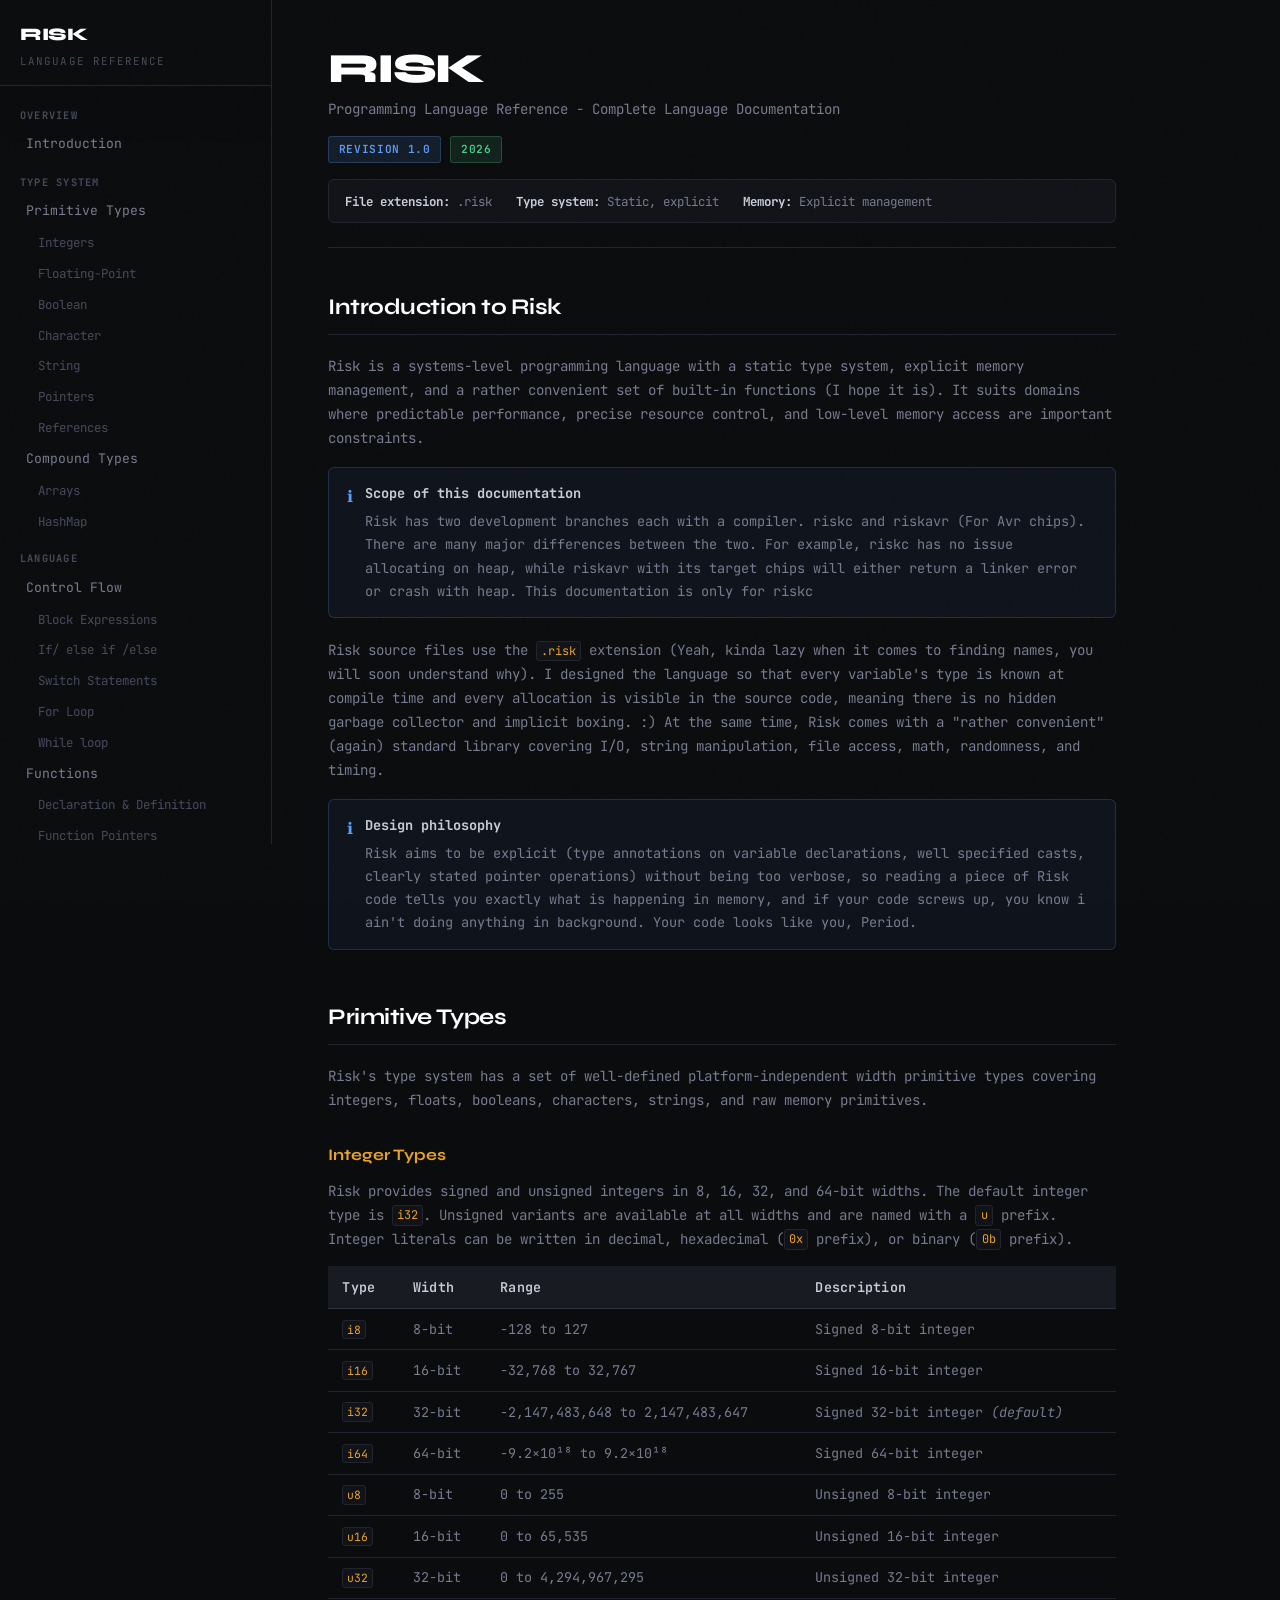
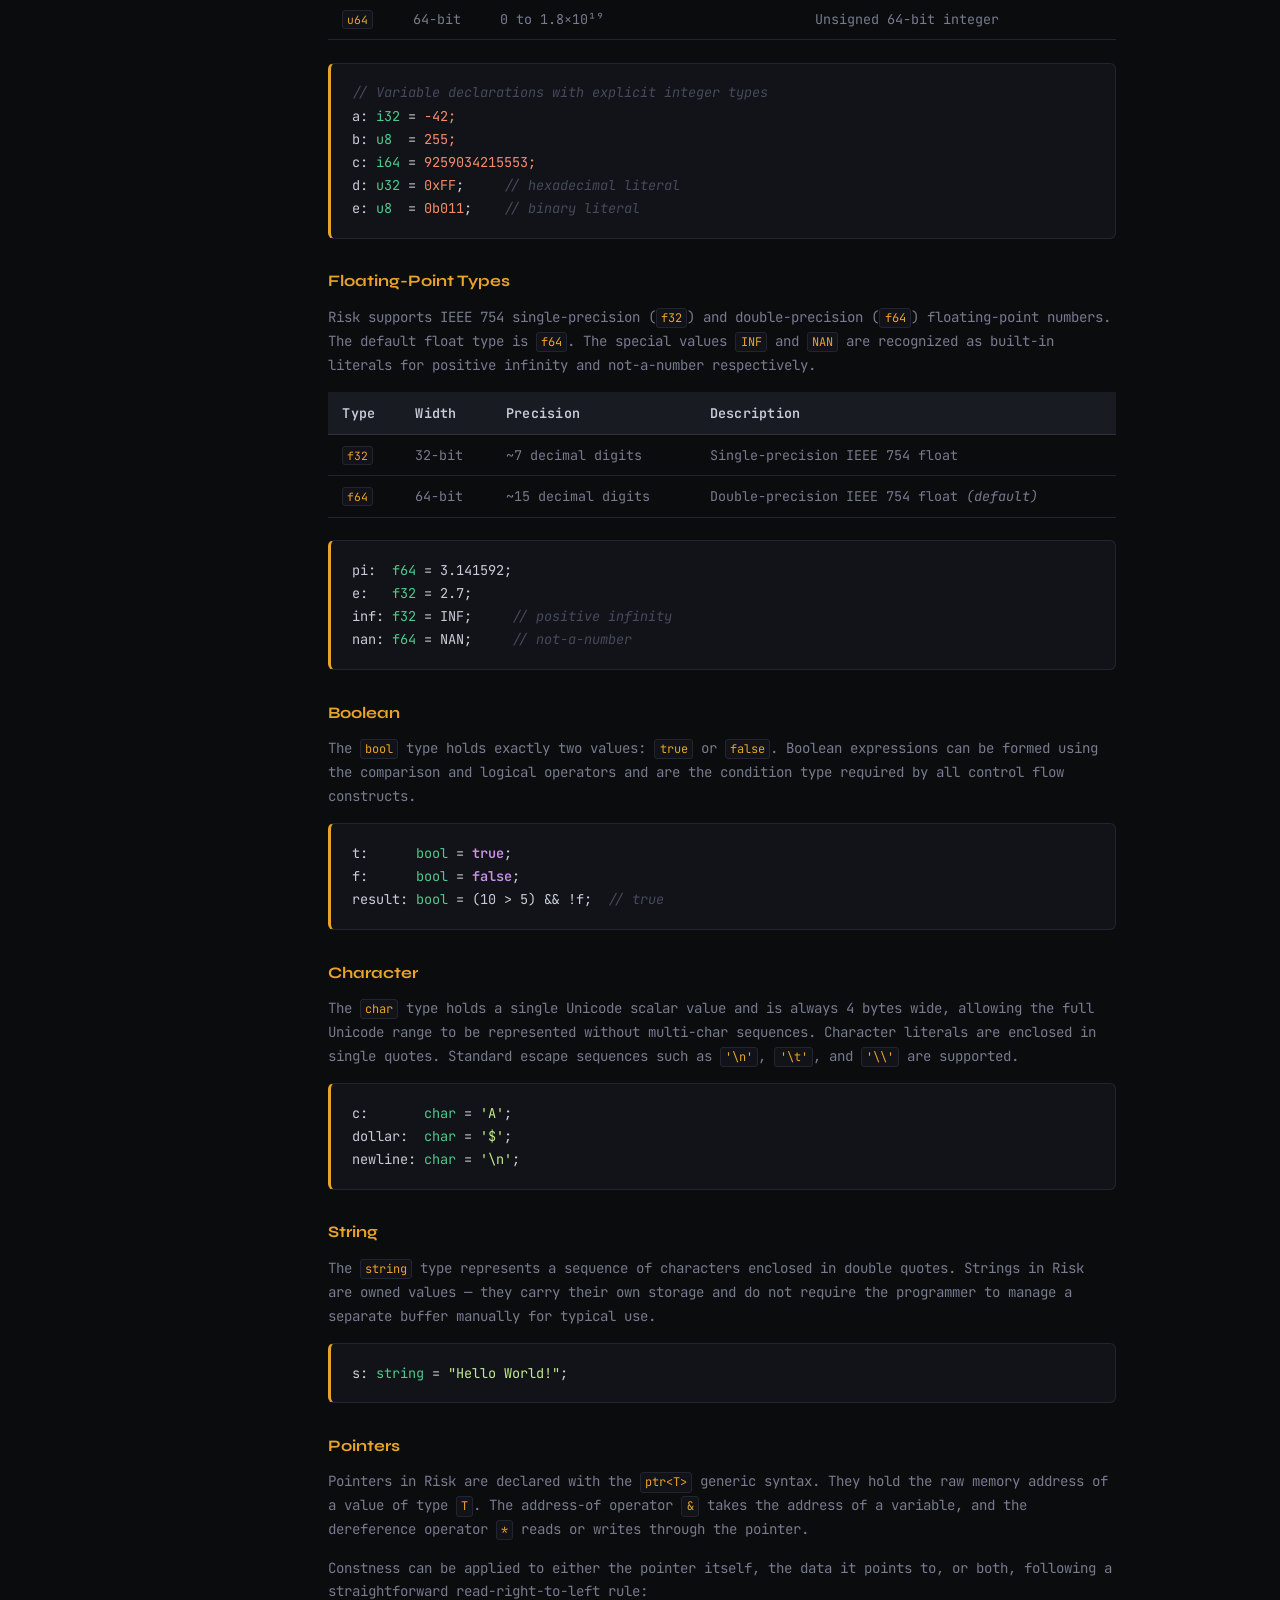
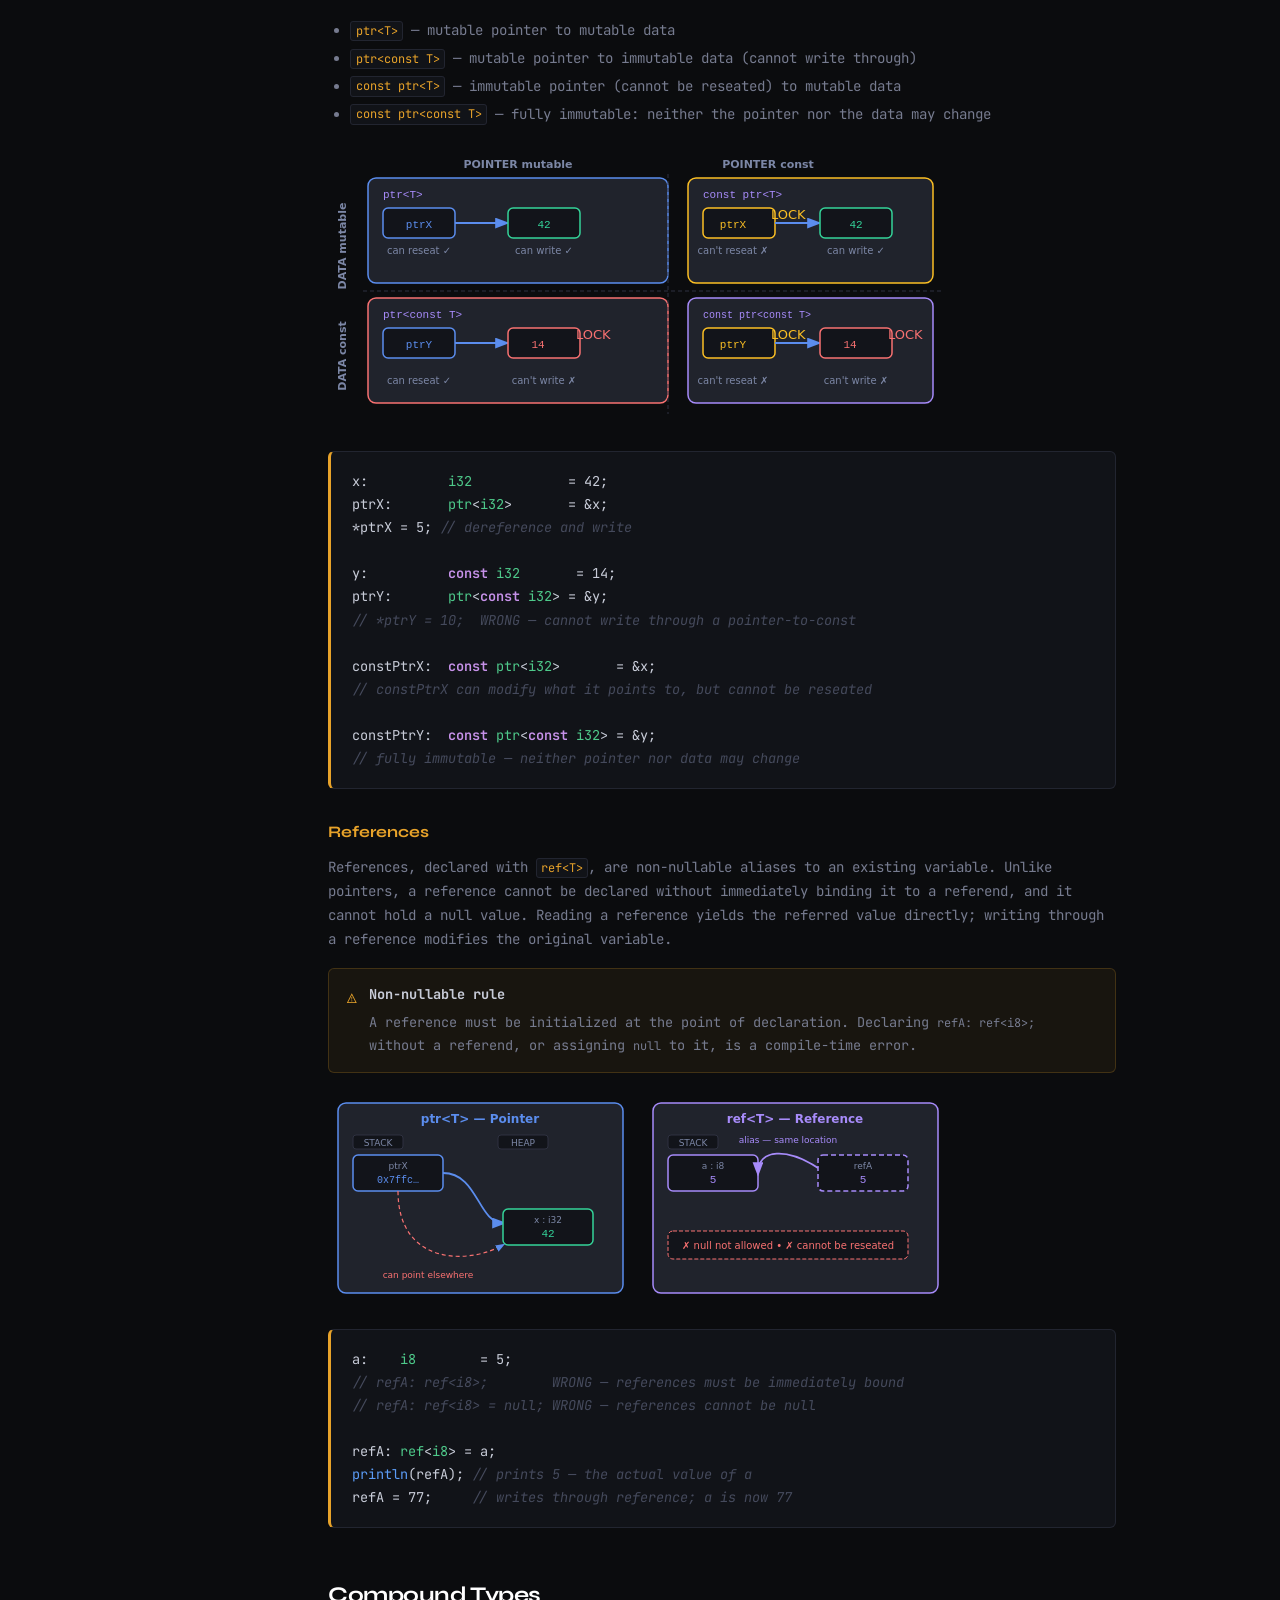
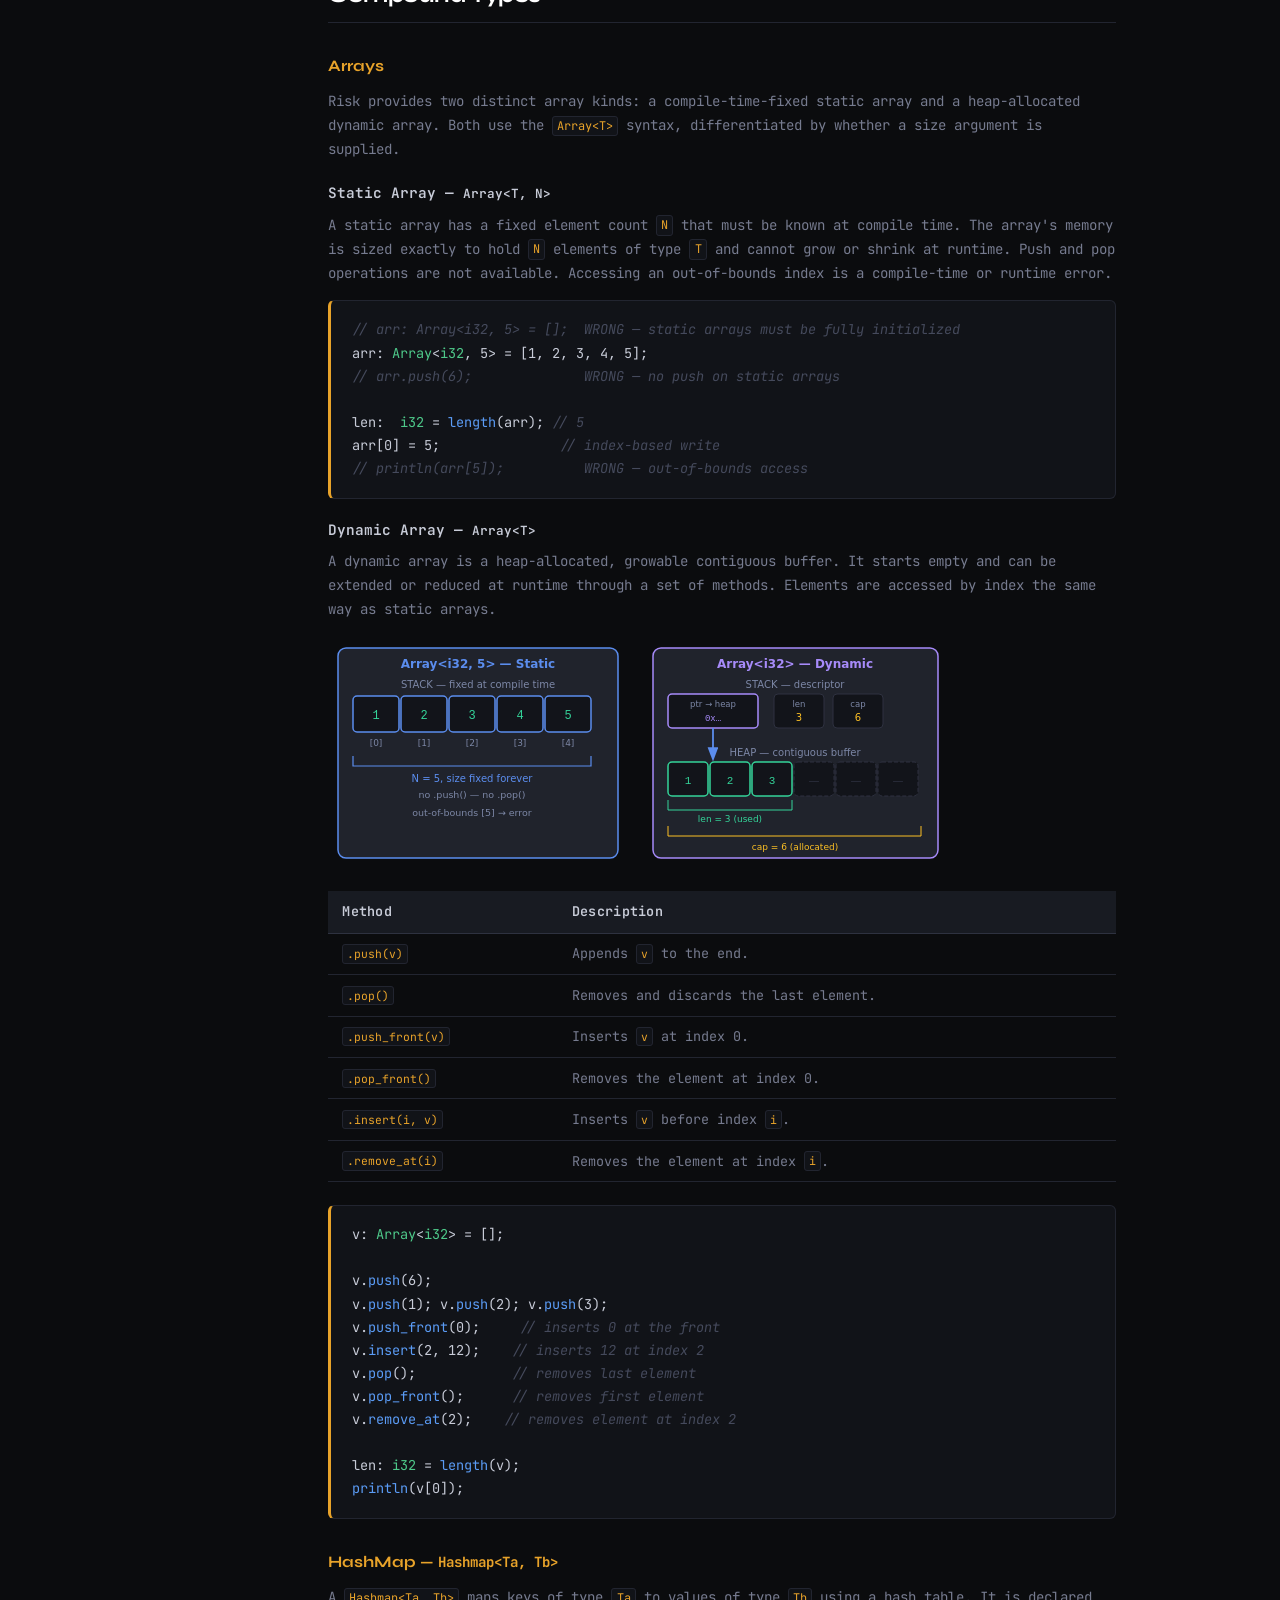
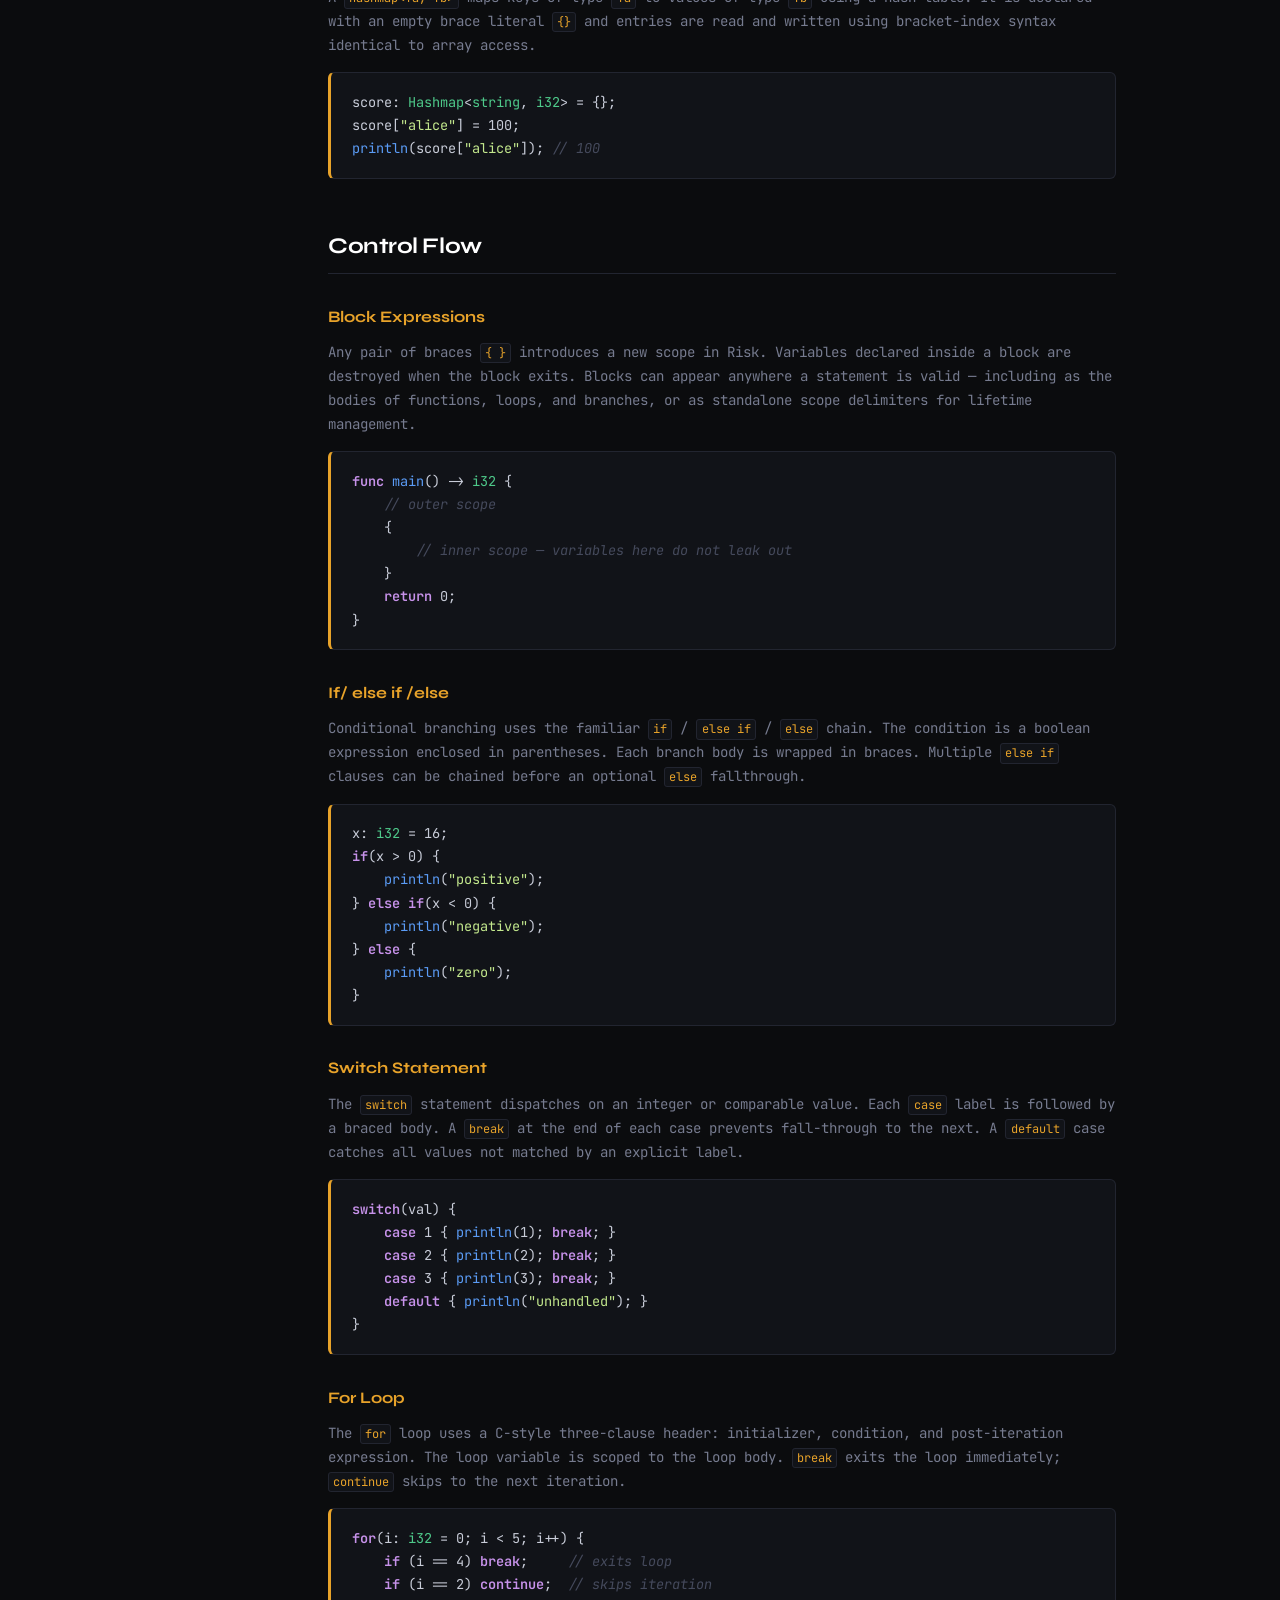
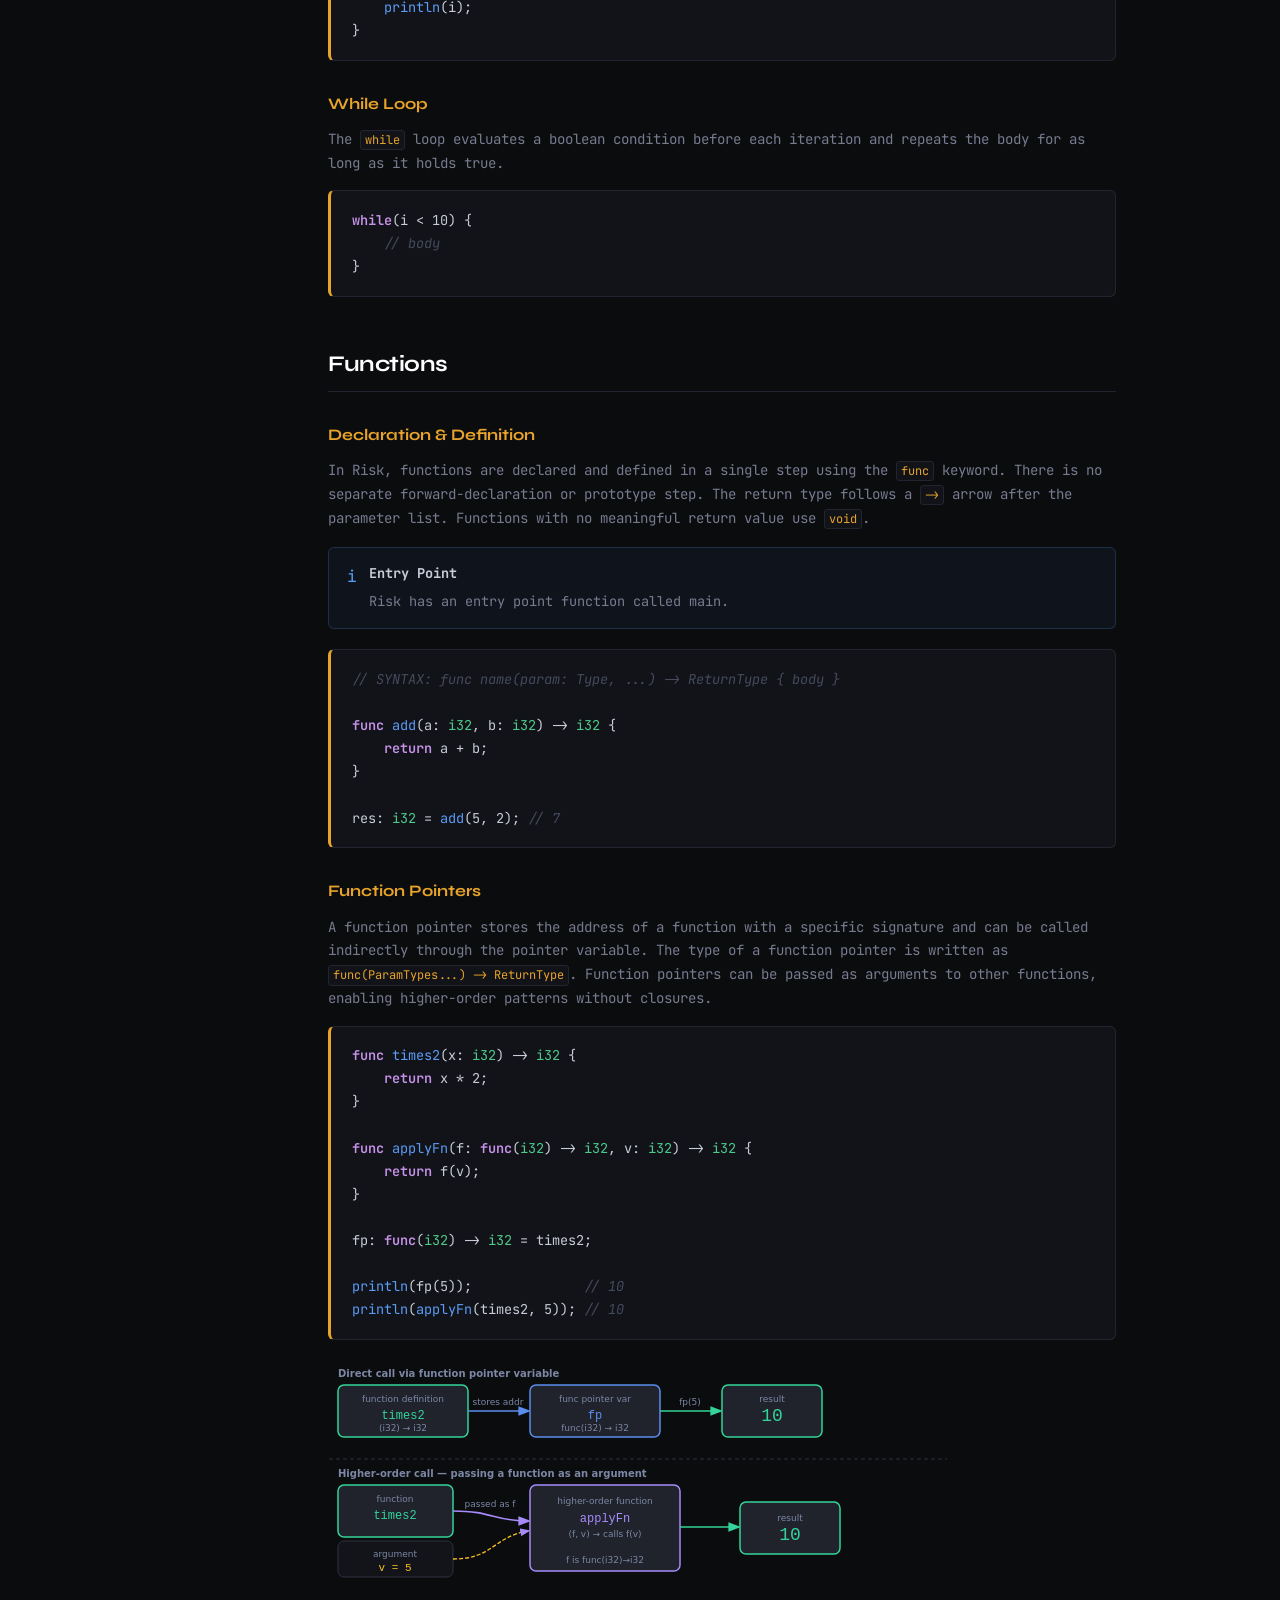
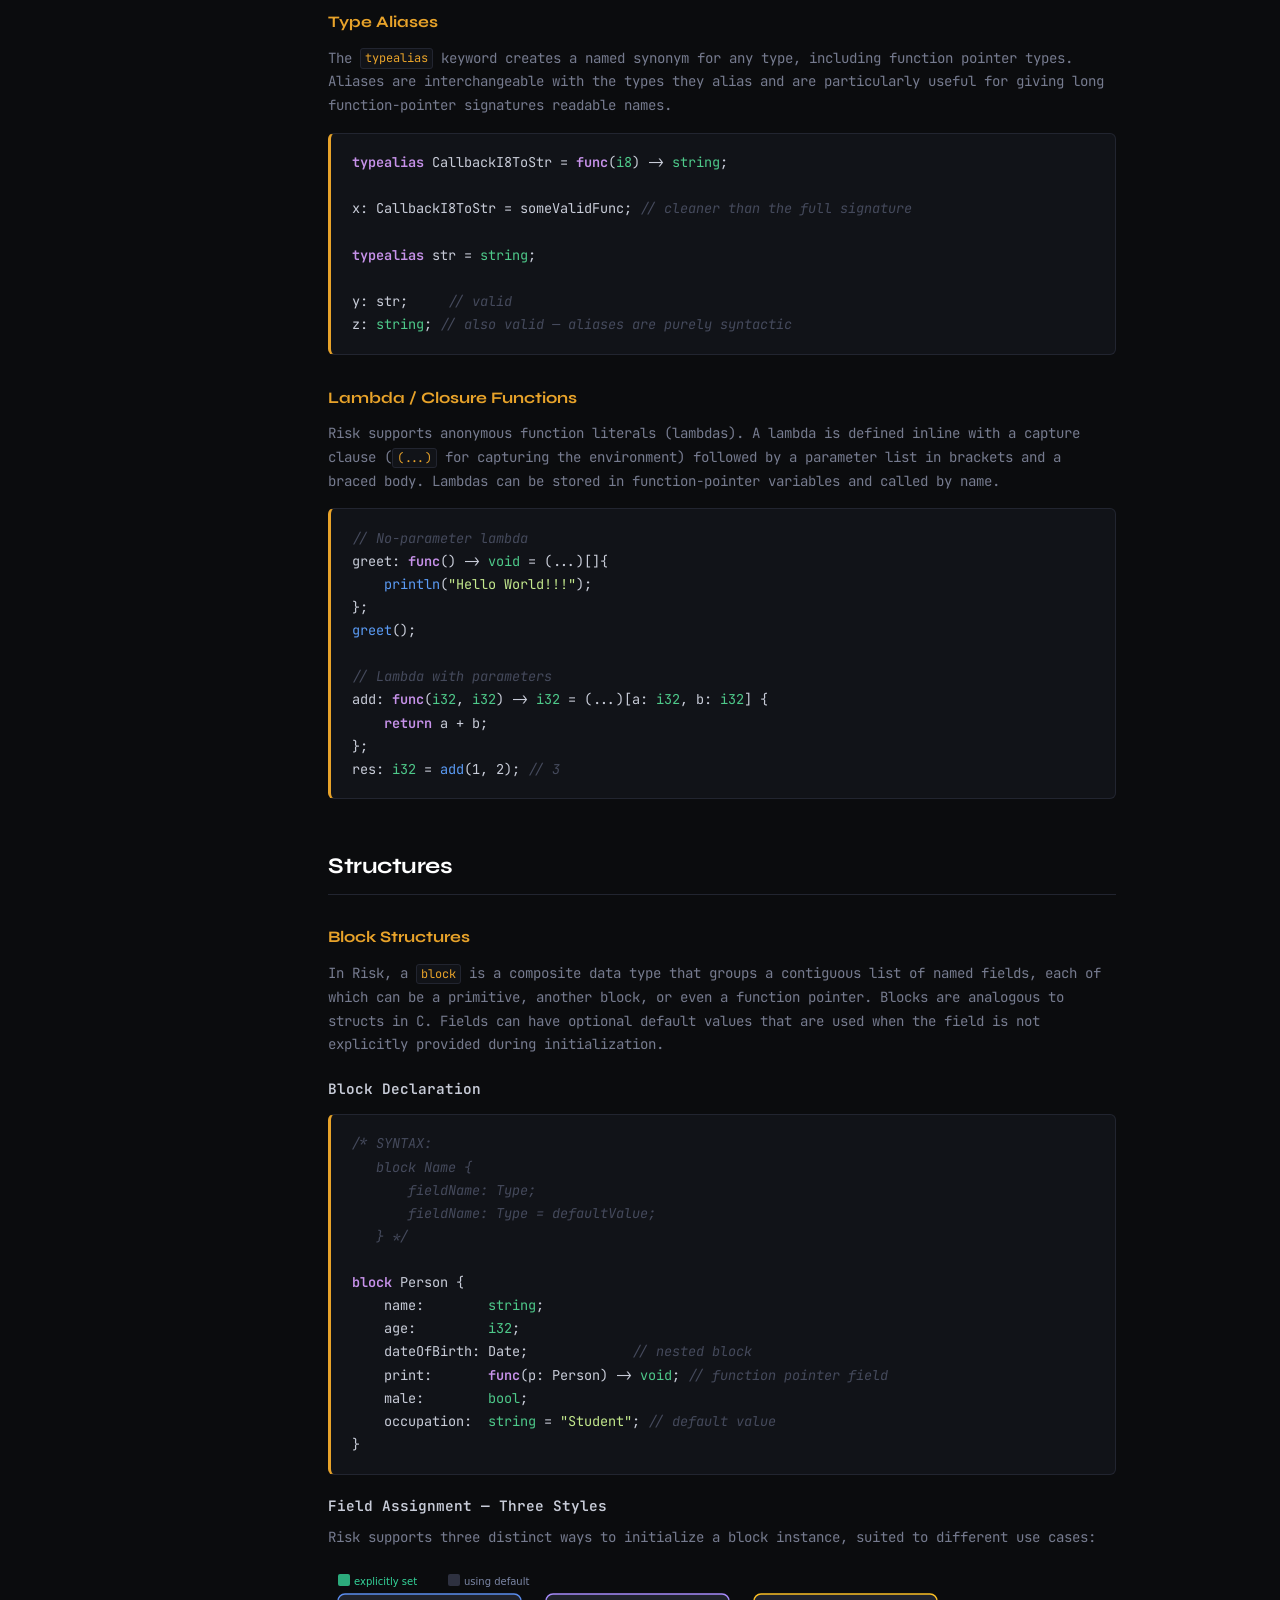
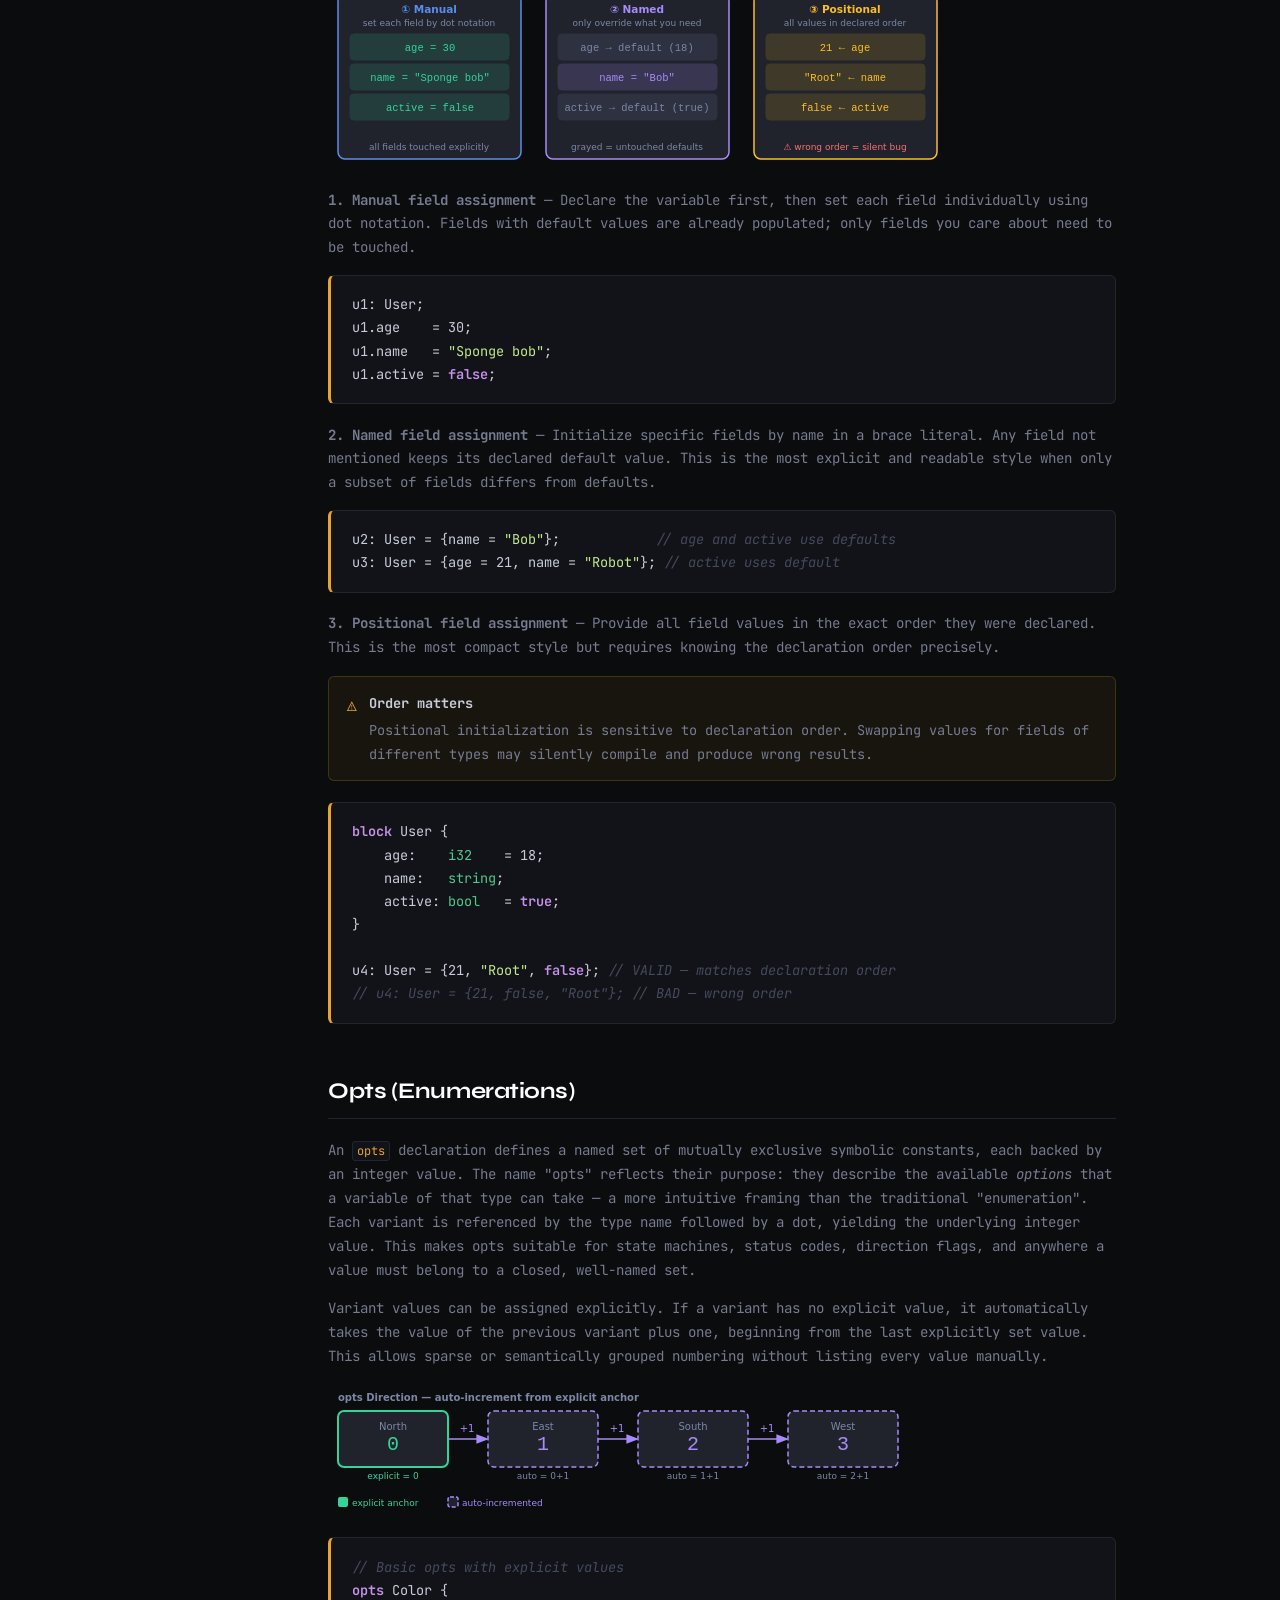
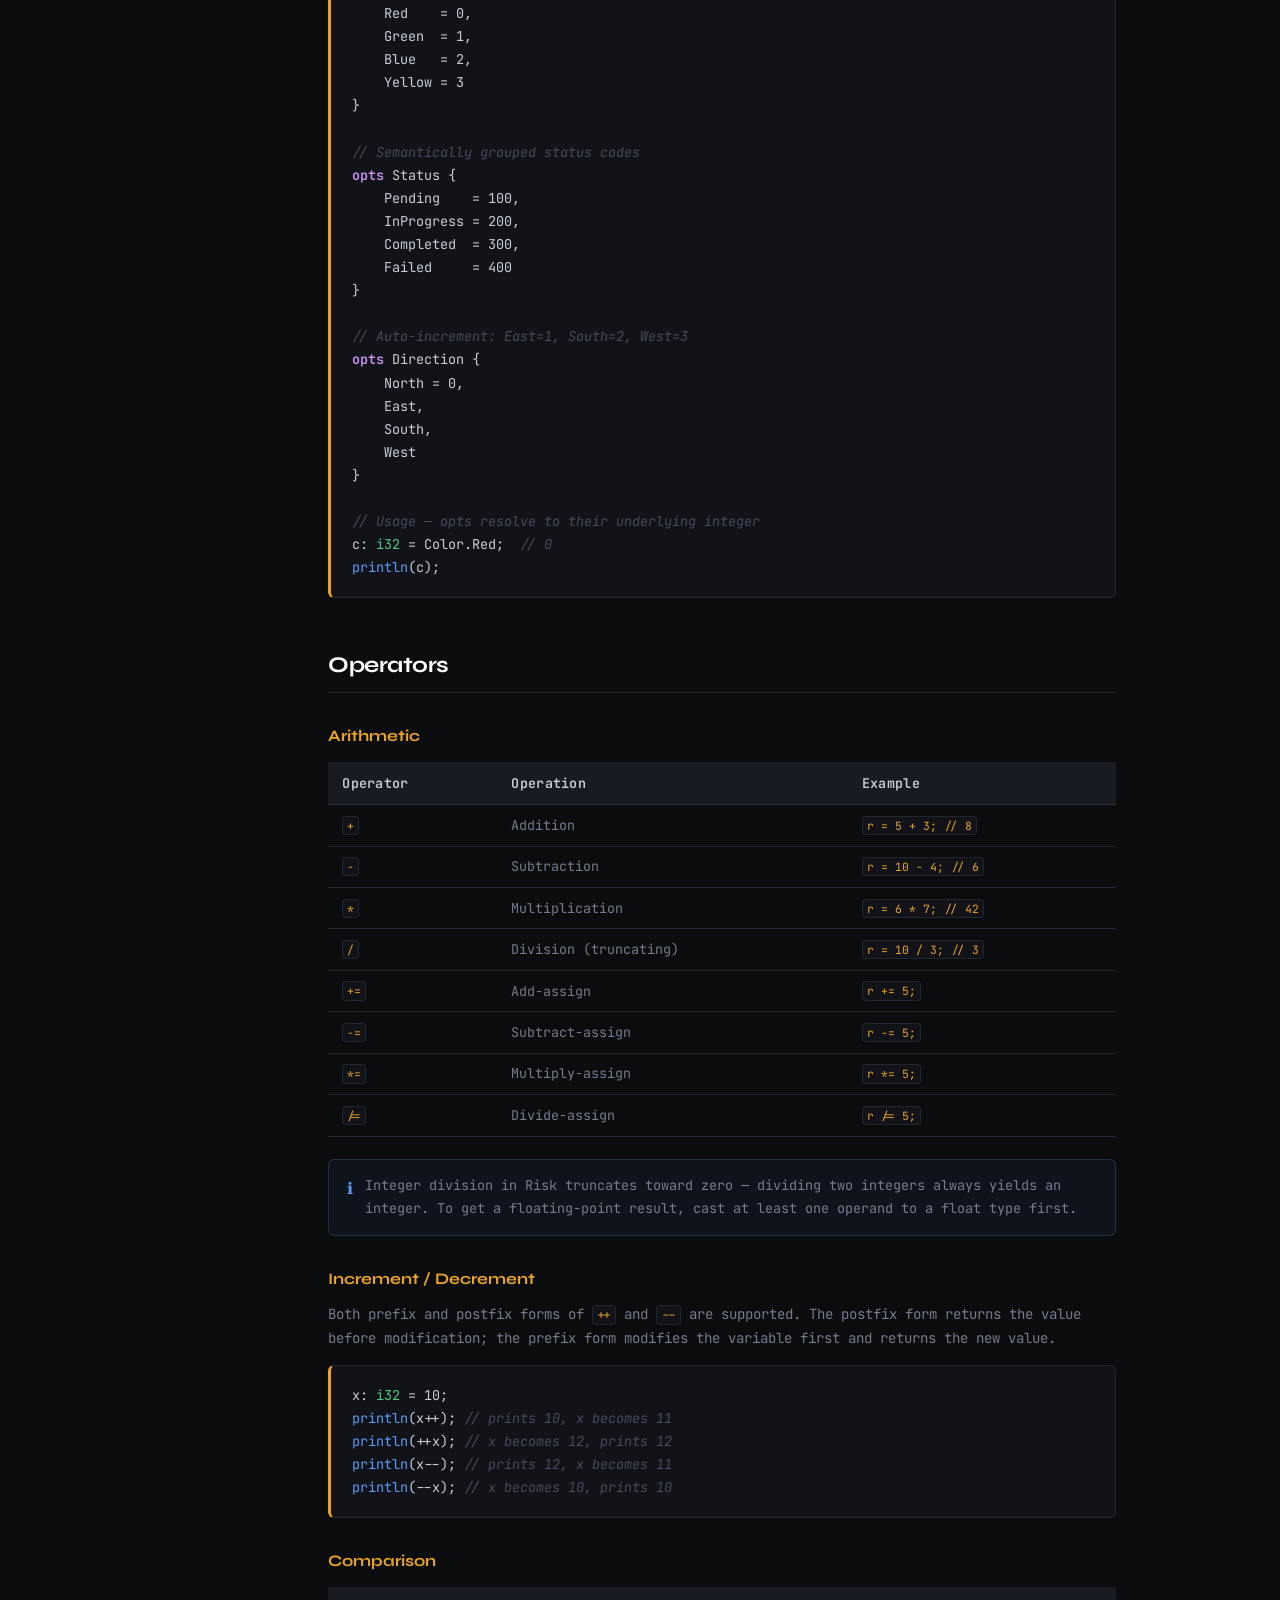
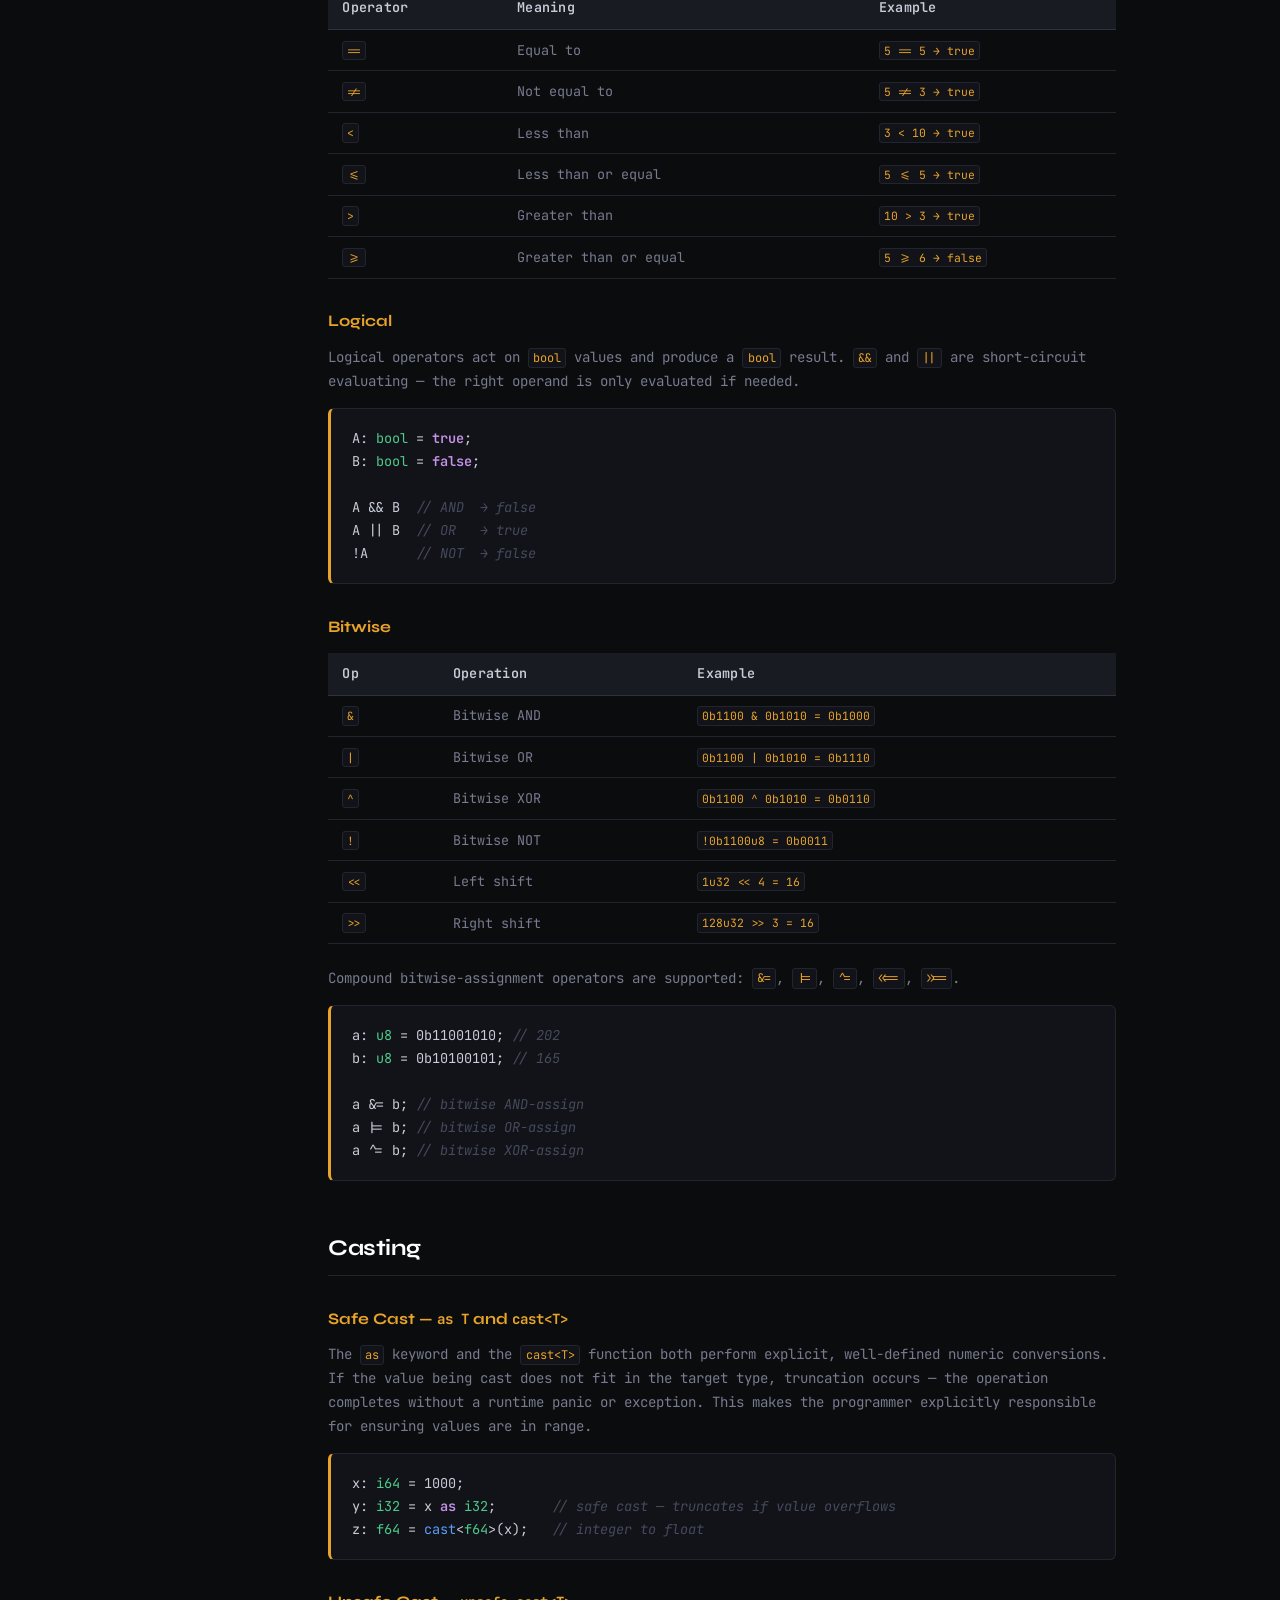
<file: docs.html>
<!DOCTYPE html>
<html lang="en">
<head>
  <meta charset="UTF-8" />
  <meta name="viewport" content="width=device-width, initial-scale=1.0"/>
  <title>Risk Language Reference</title>
  <link rel="stylesheet" href="style.css">
<style>
  /* ── DOCS LAYOUT ──────────────────────────────────────── */
  body {
    display: block; /* override any flex from style.css */
  }

  #docs-wrap {
    display: flex;
    min-height: calc(100vh - 56px);
    margin-top: 56px;
  }

  /* ── SIDEBAR ─────────────────────────────────────────── */
  #sidebar {
    position: fixed;
    left: 0;
    width: 272px;
    height: calc(100vh - 56px);
    background: var(--bg);
    border-right: 1px solid var(--border);
    overflow-y: auto;
    display: flex;
    flex-direction: column;
    z-index: 50;
    scrollbar-width: thin;
    scrollbar-color: var(--border) transparent;
  }

  #sidebar-header {
    padding: 1.25rem 1.25rem 0.9rem;
    border-bottom: 1px solid var(--border);
    position: sticky;
    top: 0;
    background: var(--bg);
    z-index: 10;
  }

  #sidebar-header .logo {
    font-family: var(--font-sans);
    font-size: 1.1rem;
    font-weight: 800;
    color: #fff;
    letter-spacing: -0.02em;
  }

  #sidebar-header .logo span { color: var(--accent); }

  #sidebar-header .subtitle {
    font-size: 0.68rem;
    color: var(--text3);
    margin-top: 2px;
    text-transform: uppercase;
    letter-spacing: 0.1em;
  }

  #sidebar nav { padding: 0.6rem 0 2rem; }

  .nav-group { margin-bottom: 0.15rem; }

  .nav-group-title {
    font-size: 0.65rem;
    font-weight: 700;
    text-transform: uppercase;
    letter-spacing: 0.12em;
    color: var(--text3);
    padding: 0.7rem 1.25rem 0.25rem;
  }

  #sidebar a {
    display: block;
    padding: 0.3rem 1.25rem 0.3rem 1.5rem;
    color: var(--text2);
    text-decoration: none;
    font-size: 0.82rem;
    border-left: 2px solid transparent;
    transition: all 0.12s;
  }

  #sidebar a:hover {
    color: #fff;
    background: var(--bg2);
  }

  #sidebar a.active {
    color: var(--accent);
    border-left-color: var(--accent);
    background: var(--accent-bg);
  }

  #sidebar a.sub {
    padding-left: 2.25rem;
    font-size: 0.78rem;
    color: var(--text3);
  }

  #sidebar a.sub:hover { color: var(--text); background: var(--bg2); }
  #sidebar a.sub.active { color: var(--accent); border-left-color: var(--accent); background: var(--accent-bg); }

  /* ── MAIN CONTENT ────────────────────────────────────── */
  #content {
    margin-left: 272px;
    flex: 1;
    padding: 3rem 3.5rem 5rem;
    max-width: 900px;
    font-family: var(--font-mono);
  }

  /* ── PAGE HEADER ─────────────────────────────────────── */
  #page-header {
    border-bottom: 1px solid var(--border);
    padding-bottom: 1.5rem;
    margin-bottom: 2.5rem;
  }

  #page-header h1 {
    font-family: var(--font-sans);
    font-size: 2.6rem;
    font-weight: 800;
    color: #fff;
    letter-spacing: -0.04em;
    line-height: 1;
    margin-bottom: 0.5rem;
  }

  #page-header h1 span { color: var(--accent); }

  #page-header .tagline {
    color: var(--text2);
    font-size: 0.88rem;
    margin-top: 0.4rem;
  }

  .version-bar {
    background: var(--bg2);
    border: 1px solid var(--border);
    border-radius: 6px;
    padding: 0.65rem 1rem;
    font-size: 0.78rem;
    color: var(--text2);
    margin-top: 1rem;
    display: flex;
    gap: 1.5rem;
    flex-wrap: wrap;
  }

  .version-bar span b { color: var(--text); }

  /* Override badge styles from style.css for docs context */
  .badge-blue  { background: rgba(91,156,246,0.12); color: var(--blue);   border: 1px solid rgba(91,156,246,0.25); }
  .badge-green { background: rgba(78,201,138,0.12); color: var(--green);  border: 1px solid rgba(78,201,138,0.25); }

  /* ── SECTIONS ────────────────────────────────────────── */
  section { margin-bottom: 3rem; }

  h2.section-title {
    font-family: var(--font-sans);
    font-size: 1.4rem;
    font-weight: 700;
    color: #fff;
    border-bottom: 1px solid var(--border);
    padding-bottom: 0.5rem;
    margin-bottom: 1.25rem;
    scroll-margin-top: 4rem;
    letter-spacing: -0.02em;
  }

  h3.sub-title {
    font-family: var(--font-sans);
    font-size: 1rem;
    font-weight: 700;
    color: var(--accent);
    margin: 1.8rem 0 0.7rem;
    scroll-margin-top: 4rem;
  }

  h4.mini-title {
    font-size: 0.9rem;
    font-weight: 600;
    color: var(--text);
    margin: 1.2rem 0 0.5rem;
  }

  p { margin-bottom: 0.9rem; color: var(--text2); font-size: 0.88rem; }

  /* ── CODE BLOCKS ─────────────────────────────────────── */
  pre {
    background: var(--bg2);
    border: 1px solid var(--border);
    border-left: 3px solid var(--accent);
    border-radius: 6px;
    padding: 1.1rem 1.3rem;
    overflow-x: auto;
    margin: 0.8rem 0 1.2rem;
    font-family: var(--font-mono);
    font-size: 0.85rem;
    line-height: 1.7;
    color: var(--text);
  }

  code { font-family: var(--font-mono); font-size: 0.88em; }

  p code, li code, td code {
    background: var(--bg2);
    border: 1px solid var(--border);
    border-radius: 3px;
    padding: 0.1em 0.35em;
    color: var(--accent);
    font-size: 0.85em;
  }

  /* syntax tokens */
  .kw  { color: #c792ea; font-weight: 600; }
  .ty  { color: var(--green); }
  .str { color: #c3e88d; }
  .num { color: #f78c6c; }
  .cmt { color: var(--text3); font-style: italic; }
  .fn  { color: var(--blue); }
  .op  { color: #89ddff; }
  .ok-label  { color: var(--green); }
  .err-label { color: var(--red); }

  /* ── TABLES ──────────────────────────────────────────── */
  .tbl-wrap { overflow-x: auto; margin: 0.8rem 0 1.4rem; }

  table { width: 100%; border-collapse: collapse; font-size: 0.84rem; }

  thead th {
    background: var(--bg3);
    color: var(--text);
    font-weight: 600;
    padding: 0.6rem 0.9rem;
    text-align: left;
    border-bottom: 1px solid var(--border2);
    white-space: nowrap;
    letter-spacing: 0.02em;
  }

  tbody tr { border-bottom: 1px solid var(--border); }
  tbody tr:hover { background: var(--bg2); }
  tbody td { padding: 0.55rem 0.9rem; vertical-align: top; color: var(--text2); }

  /* ── CALLOUTS ────────────────────────────────────────── */
  .callout {
    border-radius: 6px;
    padding: 0.9rem 1.1rem;
    margin: 1rem 0 1.3rem;
    font-size: 0.85rem;
    display: flex;
    gap: 0.8rem;
    align-items: flex-start;
    border: 1px solid;
  }

  .callout-icon { font-size: 1rem; flex-shrink: 0; margin-top: 0.05rem; }
  .callout-body { flex: 1; color: var(--text2); }
  .callout-body strong { display: block; margin-bottom: 0.3rem; color: var(--text); }

  .callout.note    { background: rgba(91,156,246,0.06); border-color: rgba(91,156,246,0.2); }
  .callout.warning { background: rgba(232,163,42,0.06); border-color: rgba(232,163,42,0.2); }
  .callout.danger  { background: rgba(224,92,92,0.06);  border-color: rgba(224,92,92,0.2);  }
  .callout.tip     { background: rgba(78,201,138,0.06); border-color: rgba(78,201,138,0.2); }

  .callout.note    .callout-icon { color: var(--blue); }
  .callout.warning .callout-icon { color: var(--accent); }
  .callout.danger  .callout-icon { color: var(--red); }
  .callout.tip     .callout-icon { color: var(--green); }

  /* ── MISC ────────────────────────────────────────────── */
  ul, ol { padding-left: 1.4rem; margin-bottom: 0.9rem; }
  li { margin-bottom: 0.25rem; color: var(--text2); font-size: 0.88rem; }

  .two-col { display: grid; grid-template-columns: 1fr 1fr; gap: 1rem; }

  hr.sep { border: none; border-top: 1px solid var(--border); margin: 2rem 0; }

  footer {
    margin-top: 4rem;
    padding-top: 1.5rem;
    border-top: 1px solid var(--border);
    color: var(--text3);
    font-size: 0.78rem;
  }

  @media (max-width: 900px) {
    #sidebar { display: none; }
    #content { margin-left: 0; padding: 1.5rem; }
    .two-col { grid-template-columns: 1fr; }
  }
</style>
</head>
<body>
<div id="nav-placeholder"></div>
<aside id="sidebar">
  <div id="sidebar-header">
    <div class="logo">RISK</div>
    <div class="subtitle">Language Reference</div>
  </div>
  <nav style="
	  position: relative;
	  display: block;
	  ">
    <div class="nav-group">
      <div class="nav-group-title">Overview</div>
      <a href="#intro">Introduction</a>
    </div>
    <div class="nav-group">
      <div class="nav-group-title">Type System</div>
      <a href="#primitives">Primitive Types</a>
      <a href="#integers"   class="sub">Integers</a>
      <a href="#floats"     class="sub">Floating-Point</a>
      <a href="#bool"       class="sub">Boolean</a>
      <a href="#char"       class="sub">Character</a>
      <a href="#string"     class="sub">String</a>
      <a href="#pointers"   class="sub">Pointers</a>
      <a href="#references" class="sub">References</a>
      <a href="#compound">Compound Types</a>
      <a href="#arrays"     class="sub">Arrays</a>
      <a href="#hashmap"    class="sub">HashMap</a>
    </div>
    <div class="nav-group">
      <div class="nav-group-title">Language</div>
      <a href="#controlflow">Control Flow</a>
      <a href="#block-expressions"   class="sub">Block Expressions</a>
      <a href="#if-elseif-else"      class="sub">If/ else if /else</a>
      <a href="#switch-statement"    class="sub">Switch Statements</a>
      <a href="#for-loop"   	     class="sub">For Loop</a>
      <a href="#while-loop"          class="sub">While loop</a>
      <a href="#functions">Functions</a>
      <a href="#func-decl"   class="sub">Declaration & Definition</a>
      <a href="#func-ptrs"        class="sub">Function Pointers</a>
      <a href="#typealiases"             class="sub">Type Aliases</a>
      <a href="#lambdas"         class="sub">Lambda / Closure Functions</a>
      <a href="#structures">Structures</a>
      <a href="#opts">Opts (Enumerations)</a>
      <a href="#operators">Operators</a>
      <a href="#casting">Casting</a>
      <a href="#register">register Keyword</a>
      <a href="#modules">Modules &amp; Imports</a>
    </div>
    <div class="nav-group">
      <div class="nav-group-title">Standard Library</div>
      <a href="#stdlib-io">I/O</a>
      <a href="#stdlib-conv">Type Conversion</a>
      <a href="#stdlib-general">General</a>
      <a href="#stdlib-math">Math</a>
      <a href="#stdlib-str">Strings</a>
      <a href="#stdlib-fio">File I/O</a>
      <a href="#stdlib-rand">Random</a>
      <a href="#stdlib-time">Time</a>
      <a href="#stdlib-array">Array Methods</a>
      <a href="#stdlib-tui">TUI &amp; Keyboard</a>
      <a href="#stdlib-sys">System</a>
      <a href="#stdlib-mem">Memory</a>
    </div>
    <div class="nav-group">
      <div class="nav-group-title">Examples</div>
      <a href="#examples">Examples</a>
      <a href="#example-tui"      class="sub">TUI Explorer</a>
      <a href="#example-hello"    class="sub">Hello World</a>
      <a href="#example-fib"      class="sub">Fibonacci</a>
      <a href="#example-fileio"   class="sub">File I/O</a>
      <a href="#example-snake"    class="sub">Terminal Snake</a>
    </div>
    <div class="nav-group">
      <div class="nav-group-title">Quick Reference</div>
      <a href="#type-cheatsheet">Type Cheat Sheet</a>
      <a href="#op-precedence">Operator Precedence</a>
    </div>
  </nav>
</aside>

<!-- ════════════════════════════════════════════ MAIN -->
<main id="content">

  <!-- PAGE HEADER -->
  <div id="page-header">
    <h1>RISK</h1>
    <p class="tagline">Programming Language Reference - Complete Language Documentation</p>
    <div style="margin-top:0.8rem;">
      <span class="badge badge-blue">Revision 1.0</span>
      <span class="badge badge-green">2026</span>
    </div>
    <div class="version-bar">
      <span><b>File extension:</b> .risk</span>
      <span><b>Type system:</b> Static, explicit</span>
      <span><b>Memory:</b> Explicit management</span>
    </div>
  </div>

  <!-- ══════════════════════════════════════ 1. INTRO -->
   <section id="intro">
    <h2 class="section-title">Introduction to Risk</h2>

    <p>
      Risk is a systems-level programming language with a static type system, explicit
      memory management, and a rather convenient set of built-in functions (I hope it is). It suits domains where predictable performance, precise resource control,
      and low-level memory access are important constraints.
    </p>
	<div class="callout note">
		  <span class="callout-icon">ℹ</span>
		  <div class="callout-body">
		  <strong>Scope of this documentation</strong>
		  Risk has two development branches each with a compiler. riskc and riskavr (For Avr chips).
		  There are many major differences between the two. For example, riskc has no issue allocating on heap, while riskavr with its target chips will either return a linker error or crash with heap.
		  This documentation is only for <bold>riskc</bold>
	  </div>
	  </div>

    <p>
      Risk source files use the <code>.risk</code> extension (Yeah, kinda lazy when it comes to finding names, you will soon understand why). I designed the language so that every
      variable's type is known at compile time and every allocation is visible in the source code, meaning there is no hidden garbage collector and implicit boxing. :) At the same time, Risk comes with a
      "rather convenient" (again) standard library covering I/O, string manipulation, file access, math, randomness, and
      timing.
    </p>

    <div class="callout note">
      <span class="callout-icon">ℹ</span>
      <div class="callout-body">
        <strong>Design philosophy</strong>
        Risk aims to be explicit (type annotations on variable declarations, well specified casts, clearly stated pointer operations) without being too verbose, so reading a piece of Risk code tells you exactly what is happening in memory, and if your code screws up, you know i ain't doing anything in background. Your code looks like you, Period.
      </div>
    </div>
  </section>

 <!-- ══════════════════════════════════════ 2. PRIMITIVES -->
  <section id="primitives">
    <h2 class="section-title">Primitive Types</h2>

    <p>
      Risk's type system has a set of well-defined platform-independent width primitive types covering integers,
      floats, booleans, characters, strings, and raw memory primitives. 
    </p>

    <!-- 2.1 Integers -->
    <h3 class="sub-title" id="integers">Integer Types</h3>

    <p>
      Risk provides signed and unsigned integers in 8, 16, 32, and 64-bit widths. The default
      integer type is <code>i32</code>. Unsigned variants
      are available at all widths and are named with a <code>u</code> prefix. Integer literals can be
      written in decimal, hexadecimal (<code>0x</code> prefix), or binary (<code>0b</code> prefix).
    </p>

    <div class="tbl-wrap">
      <table>
        <thead>
          <tr><th>Type</th><th>Width</th><th>Range</th><th>Description</th></tr>
        </thead>
        <tbody>
          <tr><td><code>i8</code></td> <td>8-bit</td>  <td>−128 to 127</td>                           <td>Signed 8-bit integer</td></tr>
          <tr><td><code>i16</code></td><td>16-bit</td> <td>−32,768 to 32,767</td>                     <td>Signed 16-bit integer</td></tr>
          <tr><td><code>i32</code></td><td>32-bit</td> <td>−2,147,483,648 to 2,147,483,647</td>       <td>Signed 32-bit integer <em>(default)</em></td></tr>
          <tr><td><code>i64</code></td><td>64-bit</td> <td>−9.2×10¹⁸ to 9.2×10¹⁸</td>               <td>Signed 64-bit integer</td></tr>
          <tr><td><code>u8</code></td> <td>8-bit</td>  <td>0 to 255</td>                              <td>Unsigned 8-bit integer</td></tr>
          <tr><td><code>u16</code></td><td>16-bit</td> <td>0 to 65,535</td>                           <td>Unsigned 16-bit integer</td></tr>
          <tr><td><code>u32</code></td><td>32-bit</td> <td>0 to 4,294,967,295</td>                    <td>Unsigned 32-bit integer</td></tr>
          <tr><td><code>u64</code></td><td>64-bit</td> <td>0 to 1.8×10¹⁹</td>                        <td>Unsigned 64-bit integer</td></tr>
        </tbody>
      </table>
    </div>

<pre><span class="cmt">// Variable declarations with explicit integer types</span>
a: <span class="ty">i32</span> = <span class="num">-42;</span>
b: <span class="ty">u8</span>  = <span class="num">255;</span>
c: <span class="ty">i64</span> = <span class="num">9259034215553;</span>
d: <span class="ty">u32</span> = <span class="num">0xFF</span>;     <span class="cmt">// hexadecimal literal</span>
e: <span class="ty">u8</span>  = <span class="num">0b011</span>;    <span class="cmt">// binary literal</span></pre>

    <!-- 2.2 Floats -->
    <h3 class="sub-title" id="floats">Floating-Point Types</h3>

    <p>
      Risk supports IEEE 754 single-precision (<code>f32</code>) and double-precision (<code>f64</code>)
      floating-point numbers. The default float type is <code>f64</code>. The special values
      <code>INF</code> and <code>NAN</code> are recognized as built-in literals for positive infinity
      and not-a-number respectively.
    </p>

    <div class="tbl-wrap">
      <table>
        <thead>
          <tr><th>Type</th><th>Width</th><th>Precision</th><th>Description</th></tr>
        </thead>
        <tbody>
          <tr><td><code>f32</code></td><td>32-bit</td><td>~7 decimal digits</td> <td>Single-precision IEEE 754 float</td></tr>
          <tr><td><code>f64</code></td><td>64-bit</td><td>~15 decimal digits</td><td>Double-precision IEEE 754 float <em>(default)</em></td></tr>
        </tbody>
      </table>
    </div>

<pre>pi:  <span class="ty">f64</span> = 3.141592;
e:   <span class="ty">f32</span> = 2.7;
inf: <span class="ty">f32</span> = INF;     <span class="cmt">// positive infinity</span>
nan: <span class="ty">f64</span> = NAN;     <span class="cmt">// not-a-number</span></pre>

    <!-- 2.3 Boolean -->
    <h3 class="sub-title" id="bool">Boolean</h3>

    <p>
      The <code>bool</code> type holds exactly two values: <code>true</code> or <code>false</code>.
      Boolean expressions can be formed using the comparison and logical operators and are the
      condition type required by all control flow constructs.
    </p>

<pre>t:      <span class="ty">bool</span> = <span class="kw">true</span>;
f:      <span class="ty">bool</span> = <span class="kw">false</span>;
result: <span class="ty">bool</span> = (10 > 5) && !f;  <span class="cmt">// true</span></pre>

    <!-- 2.4 Char -->
    <h3 class="sub-title" id="char">Character</h3>

    <p>
      The <code>char</code> type holds a single Unicode scalar value and is always 4 bytes wide,
      allowing the full Unicode range to be represented without multi-char sequences. Character
      literals are enclosed in single quotes. Standard escape sequences such as <code>'\n'</code>,
      <code>'\t'</code>, and <code>'\\'</code> are supported.
    </p>

<pre>c:       <span class="ty">char</span> = <span class="str">'A'</span>;
dollar:  <span class="ty">char</span> = <span class="str">'$'</span>;
newline: <span class="ty">char</span> = <span class="str">'\n'</span>;</pre>

    <!-- 2.5 String -->
    <h3 class="sub-title" id="string">String</h3>

    <p>
      The <code>string</code> type represents a sequence of characters enclosed in double quotes.
      Strings in Risk are owned values — they carry their own storage and do not require the
      programmer to manage a separate buffer manually for typical use.
    </p>

<pre>s: <span class="ty">string</span> = <span class="str">"Hello World!"</span>;</pre>

    <!-- 2.6 Pointers -->
    <h3 class="sub-title" id="pointers">Pointers</h3>

    <p>
      Pointers in Risk are declared with the <code>ptr&lt;T&gt;</code> generic syntax. They hold the
      raw memory address of a value of type <code>T</code>. The address-of operator <code>&amp;</code>
      takes the address of a variable, and the dereference operator <code>*</code> reads or writes
      through the pointer.
    </p>

    <p>
      Constness can be applied to either the pointer itself, the data it points to, or both,
      following a straightforward read-right-to-left rule:
    </p>

    <ul>
      <li><code>ptr&lt;T&gt;</code> — mutable pointer to mutable data</li>
      <li><code>ptr&lt;const T&gt;</code> — mutable pointer to immutable data (cannot write through)</li>
      <li><code>const ptr&lt;T&gt;</code> — immutable pointer (cannot be reseated) to mutable data</li>
      <li><code>const ptr&lt;const T&gt;</code> — fully immutable: neither the pointer nor the data may change</li>
    </ul>

    <!-- DIAGRAM: Pointer constness 2x2 -->
    <svg viewBox="0 0 620 280" xmlns="http://www.w3.org/2000/svg" style="width:100%;max-width:620px;display:block;margin:1.2rem 0 1.6rem;font-family:'Segoe UI',system-ui,sans-serif;">
      <defs>
        <marker id="arr" markerWidth="8" markerHeight="8" refX="6" refY="3" orient="auto">
          <path d="M0,0 L0,6 L8,3 z" fill="#5b8dee"/>
        </marker>
        <marker id="arr-lock" markerWidth="8" markerHeight="8" refX="6" refY="3" orient="auto">
          <path d="M0,0 L0,6 L8,3 z" fill="#7c87a6"/>
        </marker>
      </defs>

      <!-- grid labels -->
      <text x="190" y="22" fill="#7c87a6" font-size="11" text-anchor="middle" font-weight="600">POINTER mutable</text>
      <text x="440" y="22" fill="#7c87a6" font-size="11" text-anchor="middle" font-weight="600">POINTER const</text>
      <text x="18" y="100" fill="#7c87a6" font-size="11" text-anchor="middle" font-weight="600" transform="rotate(-90,18,100)">DATA mutable</text>
      <text x="18" y="210" fill="#7c87a6" font-size="11" text-anchor="middle" font-weight="600" transform="rotate(-90,18,210)">DATA const</text>

      <!-- Cell 1: ptr<T> — top left -->
      <rect x="40" y="32" width="300" height="105" rx="8" fill="#20232c" stroke="#5b8dee" stroke-width="1.5"/>
      <text x="55" y="52" fill="#a78bfa" font-size="11" font-family="'Cascadia Code','Fira Code',monospace">ptr&lt;T&gt;</text>
      <!-- pointer box -->
      <rect x="55" y="62" width="72" height="30" rx="5" fill="#12141a" stroke="#5b8dee" stroke-width="1.5"/>
      <text x="91" y="82" fill="#5b8dee" font-size="11" text-anchor="middle" font-family="'Cascadia Code','Fira Code',monospace">ptrX</text>
      <!-- arrow -->
      <line x1="127" y1="77" x2="178" y2="77" stroke="#5b8dee" stroke-width="1.8" marker-end="url(#arr)"/>
      <!-- data box -->
      <rect x="180" y="62" width="72" height="30" rx="5" fill="#12141a" stroke="#34d399" stroke-width="1.5"/>
      <text x="216" y="82" fill="#34d399" font-size="11" text-anchor="middle" font-family="'Cascadia Code','Fira Code',monospace">42</text>
      <!-- labels -->
      <text x="91" y="108" fill="#7c87a6" font-size="10" text-anchor="middle">can reseat ✓</text>
      <text x="216" y="108" fill="#7c87a6" font-size="10" text-anchor="middle">can write ✓</text>

      <!-- Cell 2: const ptr<T> — top right -->
      <rect x="360" y="32" width="245" height="105" rx="8" fill="#20232c" stroke="#fbbf24" stroke-width="1.5"/>
      <text x="375" y="52" fill="#a78bfa" font-size="11" font-family="'Cascadia Code','Fira Code',monospace">const ptr&lt;T&gt;</text>
      <!-- pointer box with lock -->
      <rect x="375" y="62" width="72" height="30" rx="5" fill="#12141a" stroke="#fbbf24" stroke-width="1.5"/>
      <text x="405" y="82" fill="#fbbf24" font-size="11" text-anchor="middle" font-family="'Cascadia Code','Fira Code',monospace">ptrX</text>
      <!-- lock on pointer -->
      <text x="443" y="73" fill="#fbbf24" font-size="13">LOCK</text>
      <!-- arrow -->
      <line x1="447" y1="77" x2="490" y2="77" stroke="#5b8dee" stroke-width="1.8" marker-end="url(#arr)"/>
      <!-- data box -->
      <rect x="492" y="62" width="72" height="30" rx="5" fill="#12141a" stroke="#34d399" stroke-width="1.5"/>
      <text x="528" y="82" fill="#34d399" font-size="11" text-anchor="middle" font-family="'Cascadia Code','Fira Code',monospace">42</text>
      <text x="405" y="108" fill="#7c87a6" font-size="10" text-anchor="middle">can't reseat ✗</text>
      <text x="528" y="108" fill="#7c87a6" font-size="10" text-anchor="middle">can write ✓</text>

      <!-- Cell 3: ptr<const T> — bottom left -->
      <rect x="40" y="152" width="300" height="105" rx="8" fill="#20232c" stroke="#f87171" stroke-width="1.5"/>
      <text x="55" y="172" fill="#a78bfa" font-size="11" font-family="'Cascadia Code','Fira Code',monospace">ptr&lt;const T&gt;</text>
      <!-- pointer box -->
      <rect x="55" y="182" width="72" height="30" rx="5" fill="#12141a" stroke="#5b8dee" stroke-width="1.5"/>
      <text x="91" y="202" fill="#5b8dee" font-size="11" text-anchor="middle" font-family="'Cascadia Code','Fira Code',monospace">ptrY</text>
      <!-- arrow -->
      <line x1="127" y1="197" x2="178" y2="197" stroke="#5b8dee" stroke-width="1.8" marker-end="url(#arr)"/>
      <!-- data box with lock -->
      <rect x="180" y="182" width="72" height="30" rx="5" fill="#12141a" stroke="#f87171" stroke-width="1.5"/>
      <text x="210" y="202" fill="#f87171" font-size="11" text-anchor="middle" font-family="'Cascadia Code','Fira Code',monospace">14</text>
      <text x="248" y="193" fill="#f87171" font-size="13">LOCK</text>
      <text x="91" y="238" fill="#7c87a6" font-size="10" text-anchor="middle">can reseat ✓</text>
      <text x="216" y="238" fill="#7c87a6" font-size="10" text-anchor="middle">can't write ✗</text>

      <!-- Cell 4: const ptr<const T> — bottom right -->
      <rect x="360" y="152" width="245" height="105" rx="8" fill="#20232c" stroke="#a78bfa" stroke-width="1.5"/>
      <text x="375" y="172" fill="#a78bfa" font-size="10" font-family="'Cascadia Code','Fira Code',monospace">const ptr&lt;const T&gt;</text>
      <!-- pointer box with lock -->
      <rect x="375" y="182" width="72" height="30" rx="5" fill="#12141a" stroke="#fbbf24" stroke-width="1.5"/>
      <text x="405" y="202" fill="#fbbf24" font-size="11" text-anchor="middle" font-family="'Cascadia Code','Fira Code',monospace">ptrY</text>
      <text x="443" y="193" fill="#fbbf24" font-size="13">LOCK</text>
      <!-- arrow -->
      <line x1="447" y1="197" x2="490" y2="197" stroke="#5b8dee" stroke-width="1.8" marker-end="url(#arr)"/>
      <!-- data box with lock -->
      <rect x="492" y="182" width="72" height="30" rx="5" fill="#12141a" stroke="#f87171" stroke-width="1.5"/>
      <text x="522" y="202" fill="#f87171" font-size="11" text-anchor="middle" font-family="'Cascadia Code','Fira Code',monospace">14</text>
      <text x="560" y="193" fill="#f87171" font-size="13">LOCK</text>
      <text x="405" y="238" fill="#7c87a6" font-size="10" text-anchor="middle">can't reseat ✗</text>
      <text x="528" y="238" fill="#7c87a6" font-size="10" text-anchor="middle">can't write ✗</text>

      <!-- divider lines -->
      <line x1="340" y1="28" x2="340" y2="268" stroke="#2e3140" stroke-width="1" stroke-dasharray="4,3"/>
      <line x1="35" y1="145" x2="615" y2="145" stroke="#2e3140" stroke-width="1" stroke-dasharray="4,3"/>
    </svg>

<pre>x:          <span class="ty">i32</span>            = 42;
ptrX:       <span class="ty">ptr</span>&lt;<span class="ty">i32</span>&gt;       = &x;
*ptrX = 5; <span class="cmt">// dereference and write</span>

y:          <span class="kw">const</span> <span class="ty">i32</span>       = 14;
ptrY:       <span class="ty">ptr</span>&lt;<span class="kw">const</span> <span class="ty">i32</span>&gt; = &y;
<span class="cmt">// *ptrY = 10;  WRONG — cannot write through a pointer-to-const</span>

constPtrX:  <span class="kw">const</span> <span class="ty">ptr</span>&lt;<span class="ty">i32</span>&gt;       = &x;
<span class="cmt">// constPtrX can modify what it points to, but cannot be reseated</span>

constPtrY:  <span class="kw">const</span> <span class="ty">ptr</span>&lt;<span class="kw">const</span> <span class="ty">i32</span>&gt; = &y;
<span class="cmt">// fully immutable — neither pointer nor data may change</span></pre>

    <!-- 2.7 References -->
    <h3 class="sub-title" id="references">References</h3>

    <p>
      References, declared with <code>ref&lt;T&gt;</code>, are non-nullable aliases to an existing
      variable. Unlike pointers, a reference cannot be declared without immediately binding it to a
      referend, and it cannot hold a null value. Reading a reference yields the referred value
      directly; writing through a reference modifies the original variable.
    </p>

    <div class="callout warning">
      <span class="callout-icon">⚠</span>
      <div class="callout-body">
        <strong>Non-nullable rule</strong>
        A reference must be initialized at the point of declaration. Declaring
        <code>refA: ref&lt;i8&gt;;</code> without a referend, or assigning <code>null</code> to it, is a
        compile-time error.
      </div>
    </div>

    <!-- DIAGRAM: Reference vs Pointer -->
    <svg viewBox="0 0 620 210" xmlns="http://www.w3.org/2000/svg" style="width:100%;max-width:620px;display:block;margin:1.2rem 0 1.6rem;font-family:'Segoe UI',system-ui,sans-serif;">
      <defs>
        <marker id="arr2" markerWidth="8" markerHeight="8" refX="6" refY="3" orient="auto">
          <path d="M0,0 L0,6 L8,3 z" fill="#5b8dee"/>
        </marker>
        <marker id="arr3" markerWidth="8" markerHeight="8" refX="6" refY="3" orient="auto">
          <path d="M0,0 L0,6 L8,3 z" fill="#a78bfa"/>
        </marker>
      </defs>

      <!-- LEFT: Pointer panel -->
      <rect x="10" y="10" width="285" height="190" rx="8" fill="#20232c" stroke="#5b8dee" stroke-width="1.5"/>
      <text x="152" y="30" fill="#5b8dee" font-size="12" font-weight="700" text-anchor="middle">ptr&lt;T&gt; — Pointer</text>

      <!-- stack label -->
      <rect x="25" y="42" width="50" height="14" rx="3" fill="#12141a" stroke="#2e3140" stroke-width="1"/>
      <text x="50" y="53" fill="#7c87a6" font-size="9" text-anchor="middle">STACK</text>

      <!-- ptr box holding an address -->
      <rect x="25" y="62" width="90" height="36" rx="5" fill="#12141a" stroke="#5b8dee" stroke-width="1.5"/>
      <text x="70" y="76" fill="#7c87a6" font-size="9" text-anchor="middle">ptrX</text>
      <text x="70" y="90" fill="#5b8dee" font-size="10" text-anchor="middle" font-family="'Cascadia Code','Fira Code',monospace">0x7ffc…</text>

      <!-- arrow to data -->
      <path d="M115,80 C150,80 150,130 175,130" stroke="#5b8dee" stroke-width="1.8" fill="none" marker-end="url(#arr2)"/>

      <!-- heap label -->
      <rect x="170" y="42" width="50" height="14" rx="3" fill="#12141a" stroke="#2e3140" stroke-width="1"/>
      <text x="195" y="53" fill="#7c87a6" font-size="9" text-anchor="middle">HEAP</text>

      <!-- data box -->
      <rect x="175" y="116" width="90" height="36" rx="5" fill="#12141a" stroke="#34d399" stroke-width="1.5"/>
      <text x="220" y="130" fill="#7c87a6" font-size="9" text-anchor="middle">x : i32</text>
      <text x="220" y="144" fill="#34d399" font-size="11" text-anchor="middle" font-family="'Cascadia Code','Fira Code',monospace">42</text>

      <!-- reseat label -->
      <path d="M70,98 C70,172 140,172 175,152" stroke="#f87171" stroke-width="1.2" fill="none" stroke-dasharray="4,3" marker-end="url(#arr2)"/>
      <text x="100" y="185" fill="#f87171" font-size="9" text-anchor="middle">can point elsewhere</text>

      <!-- RIGHT: Reference panel -->
      <rect x="325" y="10" width="285" height="190" rx="8" fill="#20232c" stroke="#a78bfa" stroke-width="1.5"/>
      <text x="467" y="30" fill="#a78bfa" font-size="12" font-weight="700" text-anchor="middle">ref&lt;T&gt; — Reference</text>

      <!-- stack label -->
      <rect x="340" y="42" width="50" height="14" rx="3" fill="#12141a" stroke="#2e3140" stroke-width="1"/>
      <text x="365" y="53" fill="#7c87a6" font-size="9" text-anchor="middle">STACK</text>

      <!-- a box -->
      <rect x="340" y="62" width="90" height="36" rx="5" fill="#12141a" stroke="#a78bfa" stroke-width="1.5"/>
      <text x="385" y="76" fill="#7c87a6" font-size="9" text-anchor="middle">a : i8</text>
      <text x="385" y="90" fill="#a78bfa" font-size="11" text-anchor="middle" font-family="'Cascadia Code','Fira Code',monospace">5</text>

      <!-- refA box overlapping — same data, curved alias arrow -->
      <rect x="490" y="62" width="90" height="36" rx="5" fill="#12141a" stroke="#a78bfa" stroke-width="1.5" stroke-dasharray="5,3"/>
      <text x="535" y="76" fill="#7c87a6" font-size="9" text-anchor="middle">refA</text>
      <text x="535" y="90" fill="#a78bfa" font-size="11" text-anchor="middle" font-family="'Cascadia Code','Fira Code',monospace">5</text>

      <!-- curved alias arrow -->
      <path d="M490,75 C460,55 430,55 430,80" stroke="#a78bfa" stroke-width="1.8" fill="none" marker-end="url(#arr3)"/>
      <text x="460" y="50" fill="#a78bfa" font-size="9" text-anchor="middle">alias — same location</text>

      <!-- null forbidden -->
      <rect x="340" y="138" width="240" height="28" rx="5" fill="#12141a" stroke="#f87171" stroke-width="1" stroke-dasharray="4,2"/>
      <text x="460" y="156" fill="#f87171" font-size="10" text-anchor="middle">✗  null not allowed  •  ✗  cannot be reseated</text>
    </svg>

<pre>a:    <span class="ty">i8</span>        = 5;
<span class="cmt">// refA: ref&lt;i8&gt;;        WRONG — references must be immediately bound</span>
<span class="cmt">// refA: ref&lt;i8&gt; = null; WRONG — references cannot be null</span>

refA: <span class="ty">ref</span>&lt;<span class="ty">i8</span>&gt; = a;
<span class="fn">println</span>(refA); <span class="cmt">// prints 5 — the actual value of a</span>
refA = 77;     <span class="cmt">// writes through reference; a is now 77</span></pre>
  </section>

  <!-- ══════════════════════════════════════ 3. COMPOUND -->
  <section id="compound">
    <h2 class="section-title">Compound Types</h2>

    <!-- 3.1 Arrays -->
    <h3 class="sub-title" id="arrays">Arrays</h3>

    <p>
      Risk provides two distinct array kinds: a compile-time-fixed static array and a
      heap-allocated dynamic array. Both use the <code>Array&lt;T&gt;</code> syntax, differentiated
      by whether a size argument is supplied.
    </p>

    <h4 class="mini-title">Static Array — <code>Array&lt;T, N&gt;</code></h4>

    <p>
      A static array has a fixed element count <code>N</code> that must be known at compile time.
      The array's memory is sized exactly to hold <code>N</code> elements of type <code>T</code> and
      cannot grow or shrink at runtime. Push and pop operations are not available. Accessing an
      out-of-bounds index is a compile-time or runtime error.
    </p>

<pre><span class="cmt">// arr: Array&lt;i32, 5&gt; = [];  WRONG — static arrays must be fully initialized</span>
arr: <span class="ty">Array</span>&lt;<span class="ty">i32</span>, 5&gt; = [1, 2, 3, 4, 5];
<span class="cmt">// arr.push(6);              WRONG — no push on static arrays</span>

len:  <span class="ty">i32</span> = <span class="fn">length</span>(arr); <span class="cmt">// 5</span>
arr[0] = 5;               <span class="cmt">// index-based write</span>
<span class="cmt">// println(arr[5]);          WRONG — out-of-bounds access</span></pre>

    <h4 class="mini-title">Dynamic Array — <code>Array&lt;T&gt;</code></h4>

    <p>
      A dynamic array is a heap-allocated, growable contiguous buffer. It starts empty and can
      be extended or reduced at runtime through a set of methods. Elements are accessed by index
      the same way as static arrays.
    </p>

    <!-- DIAGRAM: Static vs Dynamic array memory layout -->
    <svg viewBox="0 0 620 230" xmlns="http://www.w3.org/2000/svg" style="width:100%;max-width:620px;display:block;margin:1rem 0 1.4rem;font-family:'Segoe UI',system-ui,sans-serif;">
      <defs>
        <marker id="arrA" markerWidth="8" markerHeight="8" refX="6" refY="3" orient="auto">
          <path d="M0,0 L0,6 L8,3 z" fill="#5b8dee"/>
        </marker>
      </defs>

      <!-- LEFT: Static Array -->
      <rect x="10" y="10" width="280" height="210" rx="8" fill="#20232c" stroke="#5b8dee" stroke-width="1.5"/>
      <text x="150" y="30" fill="#5b8dee" font-size="12" font-weight="700" text-anchor="middle">Array&lt;i32, 5&gt; — Static</text>

      <!-- Stack bar label -->
      <text x="150" y="50" fill="#7c87a6" font-size="10" text-anchor="middle">STACK — fixed at compile time</text>

      <!-- 5 cells -->
      <rect x="25"  y="58" width="46" height="36" rx="4" fill="#12141a" stroke="#5b8dee" stroke-width="1.5"/>
      <rect x="73"  y="58" width="46" height="36" rx="4" fill="#12141a" stroke="#5b8dee" stroke-width="1.5"/>
      <rect x="121" y="58" width="46" height="36" rx="4" fill="#12141a" stroke="#5b8dee" stroke-width="1.5"/>
      <rect x="169" y="58" width="46" height="36" rx="4" fill="#12141a" stroke="#5b8dee" stroke-width="1.5"/>
      <rect x="217" y="58" width="46" height="36" rx="4" fill="#12141a" stroke="#5b8dee" stroke-width="1.5"/>

      <text x="48"  y="81" fill="#34d399" font-size="12" text-anchor="middle" font-family="'Cascadia Code','Fira Code',monospace">1</text>
      <text x="96"  y="81" fill="#34d399" font-size="12" text-anchor="middle" font-family="'Cascadia Code','Fira Code',monospace">2</text>
      <text x="144" y="81" fill="#34d399" font-size="12" text-anchor="middle" font-family="'Cascadia Code','Fira Code',monospace">3</text>
      <text x="192" y="81" fill="#34d399" font-size="12" text-anchor="middle" font-family="'Cascadia Code','Fira Code',monospace">4</text>
      <text x="240" y="81" fill="#34d399" font-size="12" text-anchor="middle" font-family="'Cascadia Code','Fira Code',monospace">5</text>

      <!-- index labels -->
      <text x="48"  y="108" fill="#7c87a6" font-size="9" text-anchor="middle">[0]</text>
      <text x="96"  y="108" fill="#7c87a6" font-size="9" text-anchor="middle">[1]</text>
      <text x="144" y="108" fill="#7c87a6" font-size="9" text-anchor="middle">[2]</text>
      <text x="192" y="108" fill="#7c87a6" font-size="9" text-anchor="middle">[3]</text>
      <text x="240" y="108" fill="#7c87a6" font-size="9" text-anchor="middle">[4]</text>

      <!-- brace -->
      <path d="M25,118 L25,128 L263,128 L263,118" stroke="#5b8dee" stroke-width="1.2" fill="none"/>
      <text x="144" y="144" fill="#5b8dee" font-size="10" text-anchor="middle">N = 5, size fixed forever</text>
      <text x="144" y="160" fill="#7c87a6" font-size="9.5" text-anchor="middle">no .push() — no .pop()</text>
      <text x="144" y="178" fill="#7c87a6" font-size="9.5" text-anchor="middle">out-of-bounds [5] → error</text>

      <!-- RIGHT: Dynamic Array -->
      <rect x="325" y="10" width="285" height="210" rx="8" fill="#20232c" stroke="#a78bfa" stroke-width="1.5"/>
      <text x="467" y="30" fill="#a78bfa" font-size="12" font-weight="700" text-anchor="middle">Array&lt;i32&gt; — Dynamic</text>

      <!-- Stack: pointer + meta -->
      <text x="467" y="50" fill="#7c87a6" font-size="10" text-anchor="middle">STACK — descriptor</text>
      <rect x="340" y="56" width="90" height="34" rx="4" fill="#12141a" stroke="#a78bfa" stroke-width="1.5"/>
      <text x="385" y="69" fill="#7c87a6" font-size="8.5" text-anchor="middle">ptr → heap</text>
      <text x="385" y="83" fill="#a78bfa" font-size="9" text-anchor="middle" font-family="'Cascadia Code','Fira Code',monospace">0x…</text>

      <rect x="446" y="56" width="50" height="34" rx="4" fill="#12141a" stroke="#2e3140" stroke-width="1"/>
      <text x="471" y="69" fill="#7c87a6" font-size="8.5" text-anchor="middle">len</text>
      <text x="471" y="83" fill="#fbbf24" font-size="10" text-anchor="middle">3</text>

      <rect x="505" y="56" width="50" height="34" rx="4" fill="#12141a" stroke="#2e3140" stroke-width="1"/>
      <text x="530" y="69" fill="#7c87a6" font-size="8.5" text-anchor="middle">cap</text>
      <text x="530" y="83" fill="#fbbf24" font-size="10" text-anchor="middle">6</text>

      <!-- arrow to heap -->
      <path d="M385,90 C385,115 385,115 385,120" stroke="#5b8dee" stroke-width="1.8" fill="none" marker-end="url(#arrA)"/>

      <!-- Heap cells: 3 used + 3 spare -->
      <text x="467" y="118" fill="#7c87a6" font-size="10" text-anchor="middle">HEAP — contiguous buffer</text>
      <rect x="340" y="124" width="40" height="34" rx="4" fill="#12141a" stroke="#34d399" stroke-width="1.5"/>
      <rect x="382" y="124" width="40" height="34" rx="4" fill="#12141a" stroke="#34d399" stroke-width="1.5"/>
      <rect x="424" y="124" width="40" height="34" rx="4" fill="#12141a" stroke="#34d399" stroke-width="1.5"/>
      <rect x="466" y="124" width="40" height="34" rx="4" fill="#12141a" stroke="#2e3140" stroke-width="1" stroke-dasharray="4,2"/>
      <rect x="508" y="124" width="40" height="34" rx="4" fill="#12141a" stroke="#2e3140" stroke-width="1" stroke-dasharray="4,2"/>
      <rect x="550" y="124" width="40" height="34" rx="4" fill="#12141a" stroke="#2e3140" stroke-width="1" stroke-dasharray="4,2"/>

      <text x="360" y="146" fill="#34d399" font-size="11" text-anchor="middle" font-family="'Cascadia Code','Fira Code',monospace">1</text>
      <text x="402" y="146" fill="#34d399" font-size="11" text-anchor="middle" font-family="'Cascadia Code','Fira Code',monospace">2</text>
      <text x="444" y="146" fill="#34d399" font-size="11" text-anchor="middle" font-family="'Cascadia Code','Fira Code',monospace">3</text>
      <text x="486" y="146" fill="#2e3140" font-size="11" text-anchor="middle">—</text>
      <text x="528" y="146" fill="#2e3140" font-size="11" text-anchor="middle">—</text>
      <text x="570" y="146" fill="#2e3140" font-size="11" text-anchor="middle">—</text>

      <!-- len / cap brackets -->
      <path d="M340,162 L340,172 L464,172 L464,162" stroke="#34d399" stroke-width="1" fill="none"/>
      <text x="402" y="184" fill="#34d399" font-size="9" text-anchor="middle">len = 3 (used)</text>
      <path d="M340,188 L340,198 L593,198 L593,188" stroke="#fbbf24" stroke-width="1" fill="none"/>
      <text x="467" y="212" fill="#fbbf24" font-size="9" text-anchor="middle">cap = 6 (allocated)</text>
    </svg>

    <div class="tbl-wrap">
      <table>
        <thead><tr><th>Method</th><th>Description</th></tr></thead>
        <tbody>
          <tr><td><code>.push(v)</code></td>          <td>Appends <code>v</code> to the end.</td></tr>
          <tr><td><code>.pop()</code></td>            <td>Removes and discards the last element.</td></tr>
          <tr><td><code>.push_front(v)</code></td>   <td>Inserts <code>v</code> at index 0.</td></tr>
          <tr><td><code>.pop_front()</code></td>     <td>Removes the element at index 0.</td></tr>
          <tr><td><code>.insert(i, v)</code></td>    <td>Inserts <code>v</code> before index <code>i</code>.</td></tr>
          <tr><td><code>.remove_at(i)</code></td>    <td>Removes the element at index <code>i</code>.</td></tr>
        </tbody>
      </table>
    </div>

<pre>v: <span class="ty">Array</span>&lt;<span class="ty">i32</span>&gt; = [];

v.<span class="fn">push</span>(6);
v.<span class="fn">push</span>(1); v.<span class="fn">push</span>(2); v.<span class="fn">push</span>(3);
v.<span class="fn">push_front</span>(0);     <span class="cmt">// inserts 0 at the front</span>
v.<span class="fn">insert</span>(2, 12);    <span class="cmt">// inserts 12 at index 2</span>
v.<span class="fn">pop</span>();            <span class="cmt">// removes last element</span>
v.<span class="fn">pop_front</span>();      <span class="cmt">// removes first element</span>
v.<span class="fn">remove_at</span>(2);    <span class="cmt">// removes element at index 2</span>

len: <span class="ty">i32</span> = <span class="fn">length</span>(v);
<span class="fn">println</span>(v[0]);</pre>

    <!-- 3.2 HashMap -->
    <h3 class="sub-title" id="hashmap">HashMap — <code>Hashmap&lt;Ta, Tb&gt;</code></h3>

    <p>
      A <code>Hashmap&lt;Ta, Tb&gt;</code> maps keys of type <code>Ta</code> to values of type
      <code>Tb</code> using a hash table. It is declared with an empty brace literal <code>{}</code>
      and entries are read and written using bracket-index syntax identical to array access.
    </p>

<pre>score: <span class="ty">Hashmap</span>&lt;<span class="ty">string</span>, <span class="ty">i32</span>&gt; = {};
score[<span class="str">"alice"</span>] = 100;
<span class="fn">println</span>(score[<span class="str">"alice"</span>]); <span class="cmt">// 100</span></pre>
  </section>

  <!-- ══════════════════════════════════════ 4. CONTROL FLOW -->
  <section id="controlflow">
    <h2 class="section-title">Control Flow</h2>

    <h3 class="sub-title" id="block-expressions">Block Expressions</h3>
    <p>
      Any pair of braces <code>{ }</code> introduces a new scope in Risk. Variables declared inside
      a block are destroyed when the block exits. Blocks can appear anywhere a statement is valid —
      including as the bodies of functions, loops, and branches, or as standalone scope delimiters
      for lifetime management.
    </p>

<pre><span class="kw">func</span> <span class="fn">main</span>() -&gt; <span class="ty">i32</span> {
    <span class="cmt">// outer scope</span>
    {
        <span class="cmt">// inner scope — variables here do not leak out</span>
    }
    <span class="kw">return</span> 0;
}</pre>

    <h3 class="sub-title" id="if-elseif-else">If/ else if /else</h3>
    <p>
      Conditional branching uses the familiar <code>if</code> / <code>else if</code> / <code>else</code>
      chain. The condition is a boolean expression enclosed in parentheses. Each branch body is
      wrapped in braces. Multiple <code>else if</code> clauses can be chained before an optional
      <code>else</code> fallthrough.
    </p>

<pre>x: <span class="ty">i32</span> = 16;
<span class="kw">if</span>(x > 0) {
    <span class="fn">println</span>(<span class="str">"positive"</span>);
} <span class="kw">else if</span>(x &lt; 0) {
    <span class="fn">println</span>(<span class="str">"negative"</span>);
} <span class="kw">else</span> {
    <span class="fn">println</span>(<span class="str">"zero"</span>);
}</pre>

    <h3 class="sub-title" id="switch-statement">Switch Statement</h3>
    <p>
      The <code>switch</code> statement dispatches on an integer or comparable value. Each
      <code>case</code> label is followed by a braced body. A <code>break</code> at the end of each
      case prevents fall-through to the next. A <code>default</code> case catches all values not
      matched by an explicit label.
    </p>

<pre><span class="kw">switch</span>(val) {
    <span class="kw">case</span> 1 { <span class="fn">println</span>(1); <span class="kw">break</span>; }
    <span class="kw">case</span> 2 { <span class="fn">println</span>(2); <span class="kw">break</span>; }
    <span class="kw">case</span> 3 { <span class="fn">println</span>(3); <span class="kw">break</span>; }
    <span class="kw">default</span> { <span class="fn">println</span>(<span class="str">"unhandled"</span>); }
}</pre>

    <h3 class="sub-title" id="for-loop">For Loop</h3>
    <p>
      The <code>for</code> loop uses a C-style three-clause header: initializer, condition, and
      post-iteration expression. The loop variable is scoped to the loop body. <code>break</code>
      exits the loop immediately; <code>continue</code> skips to the next iteration.
    </p>

<pre><span class="kw">for</span>(i: <span class="ty">i32</span> = 0; i &lt; 5; i++) {
    <span class="kw">if</span> (i == 4) <span class="kw">break</span>;     <span class="cmt">// exits loop</span>
    <span class="kw">if</span> (i == 2) <span class="kw">continue</span>;  <span class="cmt">// skips iteration</span>
    <span class="fn">println</span>(i);
}</pre>

    <h3 class="sub-title" id="while-loop">While Loop</h3>
    <p>
      The <code>while</code> loop evaluates a boolean condition before each iteration and repeats
      the body for as long as it holds true.
    </p>

<pre><span class="kw">while</span>(i &lt; 10) {
    <span class="cmt">// body</span>
}</pre>
  </section>

  <!-- ══════════════════════════════════════ 5. FUNCTIONS -->
  <section id="functions">
    <h2 class="section-title">Functions</h2>

    <h3 class="sub-title" id="func-decl">Declaration &amp; Definition</h3>
    <p>
      In Risk, functions are declared and defined in a single step using the <code>func</code>
      keyword. There is no separate forward-declaration or prototype step. The return type follows
      a <code>-&gt;</code> arrow after the parameter list. Functions with no meaningful return value
      use <code>void</code>.
    </p>
				<div class="callout note">
					<span class="callout-icon">i</span>
					<div class="callout-body">
						<strong>Entry Point</strong>	
						Risk has an entry point function called main.
					</div>
				</div>
<pre><span class="cmt">// SYNTAX: func name(param: Type, ...) -&gt; ReturnType { body }</span>

<span class="kw">func</span> <span class="fn">add</span>(a: <span class="ty">i32</span>, b: <span class="ty">i32</span>) -&gt; <span class="ty">i32</span> {
    <span class="kw">return</span> a + b;
}

res: <span class="ty">i32</span> = <span class="fn">add</span>(5, 2); <span class="cmt">// 7</span></pre>

    <h3 class="sub-title" id="func-ptrs">Function Pointers</h3>
    <p>
      A function pointer stores the address of a function with a specific signature and can be
      called indirectly through the pointer variable. The type of a function pointer is written as
      <code>func(ParamTypes...) -&gt; ReturnType</code>. Function pointers can be passed as arguments
      to other functions, enabling higher-order patterns without closures.
    </p>

<pre><span class="kw">func</span> <span class="fn">times2</span>(x: <span class="ty">i32</span>) -&gt; <span class="ty">i32</span> {
    <span class="kw">return</span> x * 2;
}

<span class="kw">func</span> <span class="fn">applyFn</span>(f: <span class="kw">func</span>(<span class="ty">i32</span>) -&gt; <span class="ty">i32</span>, v: <span class="ty">i32</span>) -&gt; <span class="ty">i32</span> {
    <span class="kw">return</span> f(v);
}

fp: <span class="kw">func</span>(<span class="ty">i32</span>) -&gt; <span class="ty">i32</span> = times2;

<span class="fn">println</span>(fp(5));              <span class="cmt">// 10</span>
<span class="fn">println</span>(<span class="fn">applyFn</span>(times2, 5)); <span class="cmt">// 10</span></pre>

    <!-- DIAGRAM: Function pointer call chain -->
    <svg viewBox="0 0 620 220" xmlns="http://www.w3.org/2000/svg" style="width:100%;max-width:620px;display:block;margin:1rem 0 1.6rem;font-family:'Segoe UI',system-ui,sans-serif;">
      <defs>
        <marker id="arrF" markerWidth="8" markerHeight="8" refX="6" refY="3" orient="auto">
          <path d="M0,0 L0,6 L8,3 z" fill="#5b8dee"/>
        </marker>
        <marker id="arrF2" markerWidth="8" markerHeight="8" refX="6" refY="3" orient="auto">
          <path d="M0,0 L0,6 L8,3 z" fill="#34d399"/>
        </marker>
        <marker id="arrF3" markerWidth="8" markerHeight="8" refX="6" refY="3" orient="auto">
          <path d="M0,0 L0,6 L8,3 z" fill="#a78bfa"/>
        </marker>
      </defs>

      <!-- Row 1: direct fp call -->
      <text x="10" y="18" fill="#7c87a6" font-size="10" font-weight="600">Direct call via function pointer variable</text>

      <!-- times2 function box -->
      <rect x="10" y="26" width="130" height="52" rx="6" fill="#20232c" stroke="#34d399" stroke-width="1.5"/>
      <text x="75" y="43" fill="#7c87a6" font-size="9" text-anchor="middle">function definition</text>
      <text x="75" y="60" fill="#34d399" font-size="12" text-anchor="middle" font-family="'Cascadia Code','Fira Code',monospace">times2</text>
      <text x="75" y="72" fill="#7c87a6" font-size="9" text-anchor="middle">(i32) → i32</text>

      <!-- arrow: times2 → fp -->
      <line x1="140" y1="52" x2="200" y2="52" stroke="#5b8dee" stroke-width="1.6" marker-end="url(#arrF)"/>
      <text x="170" y="46" fill="#7c87a6" font-size="9" text-anchor="middle">stores addr</text>

      <!-- fp variable box -->
      <rect x="202" y="26" width="130" height="52" rx="6" fill="#20232c" stroke="#5b8dee" stroke-width="1.5"/>
      <text x="267" y="43" fill="#7c87a6" font-size="9" text-anchor="middle">func pointer var</text>
      <text x="267" y="60" fill="#5b8dee" font-size="12" text-anchor="middle" font-family="'Cascadia Code','Fira Code',monospace">fp</text>
      <text x="267" y="72" fill="#7c87a6" font-size="9" text-anchor="middle">func(i32) → i32</text>

      <!-- arrow: fp call → result -->
      <line x1="332" y1="52" x2="392" y2="52" stroke="#34d399" stroke-width="1.6" marker-end="url(#arrF2)"/>
      <text x="362" y="46" fill="#7c87a6" font-size="9" text-anchor="middle">fp(5)</text>

      <!-- result box -->
      <rect x="394" y="26" width="100" height="52" rx="6" fill="#20232c" stroke="#34d399" stroke-width="1.5"/>
      <text x="444" y="43" fill="#7c87a6" font-size="9" text-anchor="middle">result</text>
      <text x="444" y="62" fill="#34d399" font-size="18" text-anchor="middle" font-family="'Cascadia Code','Fira Code',monospace">10</text>

      <line x1="1" y1="100" x2="619" y2="100" stroke="#2e3140" stroke-width="1" stroke-dasharray="4,3"/>

      <!-- Row 2: higher-order call via applyFn -->
      <text x="10" y="118" fill="#7c87a6" font-size="10" font-weight="600">Higher-order call — passing a function as an argument</text>

      <!-- times2 box -->
      <rect x="10" y="126" width="115" height="52" rx="6" fill="#20232c" stroke="#34d399" stroke-width="1.5"/>
      <text x="67" y="143" fill="#7c87a6" font-size="9" text-anchor="middle">function</text>
      <text x="67" y="160" fill="#34d399" font-size="12" text-anchor="middle" font-family="'Cascadia Code','Fira Code',monospace">times2</text>

      <!-- curved arrow into applyFn -->
      <path d="M125,152 C165,152 165,162 200,162" stroke="#a78bfa" stroke-width="1.6" fill="none" marker-end="url(#arrF3)"/>
      <text x="162" y="148" fill="#7c87a6" font-size="9" text-anchor="middle">passed as f</text>

      <!-- value 5 box -->
      <rect x="10" y="182" width="115" height="36" rx="6" fill="#12141a" stroke="#2e3140" stroke-width="1"/>
      <text x="67" y="198" fill="#7c87a6" font-size="9" text-anchor="middle">argument</text>
      <text x="67" y="212" fill="#fbbf24" font-size="11" text-anchor="middle" font-family="'Cascadia Code','Fira Code',monospace">v = 5</text>
      <path d="M125,200 C165,200 165,178 200,172" stroke="#fbbf24" stroke-width="1.3" fill="none" stroke-dasharray="4,2" marker-end="url(#arrF3)"/>

      <!-- applyFn box -->
      <rect x="202" y="126" width="150" height="86" rx="6" fill="#20232c" stroke="#a78bfa" stroke-width="1.5"/>
      <text x="277" y="145" fill="#7c87a6" font-size="9" text-anchor="middle">higher-order function</text>
      <text x="277" y="163" fill="#a78bfa" font-size="12" text-anchor="middle" font-family="'Cascadia Code','Fira Code',monospace">applyFn</text>
      <text x="277" y="178" fill="#7c87a6" font-size="9" text-anchor="middle">(f, v) → calls f(v)</text>
      <text x="277" y="204" fill="#7c87a6" font-size="9" text-anchor="middle">f is func(i32)→i32</text>

      <!-- arrow to result -->
      <line x1="352" y1="168" x2="410" y2="168" stroke="#34d399" stroke-width="1.6" marker-end="url(#arrF2)"/>

      <!-- result -->
      <rect x="412" y="143" width="100" height="52" rx="6" fill="#20232c" stroke="#34d399" stroke-width="1.5"/>
      <text x="462" y="162" fill="#7c87a6" font-size="9" text-anchor="middle">result</text>
      <text x="462" y="181" fill="#34d399" font-size="18" text-anchor="middle" font-family="'Cascadia Code','Fira Code',monospace">10</text>
    </svg>

    <h3 class="sub-title" id="typealiases">Type Aliases</h3>
    <p>
      The <code>typealias</code> keyword creates a named synonym for any type, including function
      pointer types. Aliases are interchangeable with the types they alias and are particularly
      useful for giving long function-pointer signatures readable names.
    </p>

<pre><span class="kw">typealias</span> CallbackI8ToStr = <span class="kw">func</span>(<span class="ty">i8</span>) -&gt; <span class="ty">string</span>;

x: CallbackI8ToStr = someValidFunc; <span class="cmt">// cleaner than the full signature</span>

<span class="kw">typealias</span> str = <span class="ty">string</span>;

y: str;     <span class="cmt">// valid</span>
z: <span class="ty">string</span>; <span class="cmt">// also valid — aliases are purely syntactic</span></pre>

    <h3 class="sub-title" id="lambdas">Lambda / Closure Functions</h3>
    <p>
      Risk supports anonymous function literals (lambdas). A lambda is defined inline with a
      capture clause (<code>(...)</code> for capturing the environment) followed by a parameter list
      in brackets and a braced body. Lambdas can be stored in function-pointer variables and called
      by name.
    </p>

<pre><span class="cmt">// No-parameter lambda</span>
greet: <span class="kw">func</span>() -&gt; <span class="ty">void</span> = (...)[]{
    <span class="fn">println</span>(<span class="str">"Hello World!!!"</span>);
};
<span class="fn">greet</span>();

<span class="cmt">// Lambda with parameters</span>
add: <span class="kw">func</span>(<span class="ty">i32</span>, <span class="ty">i32</span>) -&gt; <span class="ty">i32</span> = (...)[a: <span class="ty">i32</span>, b: <span class="ty">i32</span>] {
    <span class="kw">return</span> a + b;
};
res: <span class="ty">i32</span> = <span class="fn">add</span>(1, 2); <span class="cmt">// 3</span></pre>
  </section>

  <!-- ══════════════════════════════════════ 6. STRUCTURES -->
  <section id="structures">
    <h2 class="section-title">Structures</h2>

    <h3 class="sub-title">Block Structures</h3>
    <p>
      In Risk, a <code>block</code> is a composite data type that groups a contiguous list of named
      fields, each of which can be a primitive, another block, or even a function pointer. Blocks
      are analogous to structs in C. Fields can have optional default values that are used when the
      field is not explicitly provided during initialization.
    </p>

    <h4 class="mini-title">Block Declaration</h4>

<pre><span class="cmt">/* SYNTAX:
   block Name {
       fieldName: Type;
       fieldName: Type = defaultValue;
   } */</span>

<span class="kw">block</span> Person {
    name:        <span class="ty">string</span>;
    age:         <span class="ty">i32</span>;
    dateOfBirth: Date;             <span class="cmt">// nested block</span>
    print:       <span class="kw">func</span>(p: Person) -&gt; <span class="ty">void</span>; <span class="cmt">// function pointer field</span>
    male:        <span class="ty">bool</span>;
    occupation:  <span class="ty">string</span> = <span class="str">"Student"</span>; <span class="cmt">// default value</span>
}</pre>

    <h4 class="mini-title">Field Assignment — Three Styles</h4>

    <p>Risk supports three distinct ways to initialize a block instance, suited to different use cases:</p>

    <!-- DIAGRAM: Three block assignment styles -->
    <svg viewBox="0 0 620 200" xmlns="http://www.w3.org/2000/svg" style="width:100%;max-width:620px;display:block;margin:1rem 0 1.4rem;font-family:'Segoe UI',system-ui,sans-serif;">

      <!-- Legend -->
      <rect x="10" y="8" width="12" height="12" rx="2" fill="#34d399" opacity="0.8"/>
      <text x="26" y="19" fill="#34d399" font-size="10">explicitly set</text>
      <rect x="120" y="8" width="12" height="12" rx="2" fill="#2e3140"/>
      <text x="136" y="19" fill="#7c87a6" font-size="10">using default</text>

      <!-- Style 1: Manual -->
      <rect x="10" y="28" width="183" height="165" rx="7" fill="#20232c" stroke="#5b8dee" stroke-width="1.5"/>
      <text x="101" y="47" fill="#5b8dee" font-size="10.5" font-weight="700" text-anchor="middle">① Manual</text>
      <text x="101" y="60" fill="#7c87a6" font-size="9" text-anchor="middle">set each field by dot notation</text>

      <rect x="22" y="68" width="159" height="26" rx="4" fill="#34d399" opacity="0.15" stroke="#34d399" stroke-width="1"/>
      <text x="102" y="85" fill="#34d399" font-size="10.5" text-anchor="middle" font-family="'Cascadia Code','Fira Code',monospace">age = 30</text>

      <rect x="22" y="98" width="159" height="26" rx="4" fill="#34d399" opacity="0.15" stroke="#34d399" stroke-width="1"/>
      <text x="102" y="115" fill="#34d399" font-size="10.5" text-anchor="middle" font-family="'Cascadia Code','Fira Code',monospace">name = "Sponge bob"</text>

      <rect x="22" y="128" width="159" height="26" rx="4" fill="#34d399" opacity="0.15" stroke="#34d399" stroke-width="1"/>
      <text x="102" y="145" fill="#34d399" font-size="10.5" text-anchor="middle" font-family="'Cascadia Code','Fira Code',monospace">active = false</text>

      <text x="101" y="184" fill="#7c87a6" font-size="9" text-anchor="middle">all fields touched explicitly</text>

      <!-- Style 2: Named -->
      <rect x="218" y="28" width="183" height="165" rx="7" fill="#20232c" stroke="#a78bfa" stroke-width="1.5"/>
      <text x="309" y="47" fill="#a78bfa" font-size="10.5" font-weight="700" text-anchor="middle">② Named</text>
      <text x="309" y="60" fill="#7c87a6" font-size="9" text-anchor="middle">only override what you need</text>

      <rect x="230" y="68" width="159" height="26" rx="4" fill="#2e3140" stroke="#2e3140" stroke-width="1"/>
      <text x="309" y="85" fill="#7c87a6" font-size="10.5" text-anchor="middle" font-family="'Cascadia Code','Fira Code',monospace">age → default (18)</text>

      <rect x="230" y="98" width="159" height="26" rx="4" fill="#a78bfa" opacity="0.18" stroke="#a78bfa" stroke-width="1"/>
      <text x="309" y="115" fill="#a78bfa" font-size="10.5" text-anchor="middle" font-family="'Cascadia Code','Fira Code',monospace">name = "Bob"</text>

      <rect x="230" y="128" width="159" height="26" rx="4" fill="#2e3140" stroke="#2e3140" stroke-width="1"/>
      <text x="309" y="145" fill="#7c87a6" font-size="10.5" text-anchor="middle" font-family="'Cascadia Code','Fira Code',monospace">active → default (true)</text>

      <text x="309" y="184" fill="#7c87a6" font-size="9" text-anchor="middle">grayed = untouched defaults</text>

      <!-- Style 3: Positional -->
      <rect x="426" y="28" width="183" height="165" rx="7" fill="#20232c" stroke="#fbbf24" stroke-width="1.5"/>
      <text x="517" y="47" fill="#fbbf24" font-size="10.5" font-weight="700" text-anchor="middle">③ Positional</text>
      <text x="517" y="60" fill="#7c87a6" font-size="9" text-anchor="middle">all values in declared order</text>

      <rect x="438" y="68" width="159" height="26" rx="4" fill="#fbbf24" opacity="0.14" stroke="#fbbf24" stroke-width="1"/>
      <text x="517" y="85" fill="#fbbf24" font-size="10.5" text-anchor="middle" font-family="'Cascadia Code','Fira Code',monospace">21  ← age</text>

      <rect x="438" y="98" width="159" height="26" rx="4" fill="#fbbf24" opacity="0.14" stroke="#fbbf24" stroke-width="1"/>
      <text x="517" y="115" fill="#fbbf24" font-size="10.5" text-anchor="middle" font-family="'Cascadia Code','Fira Code',monospace">"Root"  ← name</text>

      <rect x="438" y="128" width="159" height="26" rx="4" fill="#fbbf24" opacity="0.14" stroke="#fbbf24" stroke-width="1"/>
      <text x="517" y="145" fill="#fbbf24" font-size="10.5" text-anchor="middle" font-family="'Cascadia Code','Fira Code',monospace">false  ← active</text>

      <text x="517" y="184" fill="#f87171" font-size="9" text-anchor="middle">⚠ wrong order = silent bug</text>
    </svg>

    <p><strong>1. Manual field assignment</strong> — Declare the variable first, then set each field individually using dot notation. Fields with default values are already populated; only fields you care about need to be touched.</p>

<pre>u1: User;
u1.age    = 30;
u1.name   = <span class="str">"Sponge bob"</span>;
u1.active = <span class="kw">false</span>;</pre>

    <p><strong>2. Named field assignment</strong> — Initialize specific fields by name in a brace literal. Any field not mentioned keeps its declared default value. This is the most explicit and readable style when only a subset of fields differs from defaults.</p>

<pre>u2: User = {name = <span class="str">"Bob"</span>};            <span class="cmt">// age and active use defaults</span>
u3: User = {age = 21, name = <span class="str">"Robot"</span>}; <span class="cmt">// active uses default</span></pre>

    <p><strong>3. Positional field assignment</strong> — Provide all field values in the exact order they were declared. This is the most compact style but requires knowing the declaration order precisely.</p>

    <div class="callout warning">
      <span class="callout-icon">⚠</span>
      <div class="callout-body">
        <strong>Order matters</strong>
        Positional initialization is sensitive to declaration order. Swapping values for
        fields of different types may silently compile and produce wrong results.
      </div>
    </div>

<pre><span class="kw">block</span> User {
    age:    <span class="ty">i32</span>    = 18;
    name:   <span class="ty">string</span>;
    active: <span class="ty">bool</span>   = <span class="kw">true</span>;
}

u4: User = {21, <span class="str">"Root"</span>, <span class="kw">false</span>}; <span class="cmt">// VALID — matches declaration order</span>
<span class="cmt">// u4: User = {21, false, "Root"}; // BAD — wrong order</span></pre>
  </section>

  <!-- ══════════════════════════════════════ OPTS -->
  <section id="opts">
    <h2 class="section-title">Opts (Enumerations)</h2>

    <p>
      An <code>opts</code> declaration defines a named set of mutually exclusive symbolic constants,
      each backed by an integer value. The name "opts" reflects their purpose: they describe
      the available <em>options</em> that a variable of that type can take — a more intuitive framing
      than the traditional "enumeration". Each variant is referenced by the type name followed by
      a dot, yielding the underlying integer value. This makes opts suitable for state machines,
      status codes, direction flags, and anywhere a value must belong to a closed, well-named set.
    </p>

    <p>
      Variant values can be assigned explicitly. If a variant has no explicit value, it automatically
      takes the value of the previous variant plus one, beginning from the last explicitly set value.
      This allows sparse or semantically grouped numbering without listing every value manually.
    </p>

    <!-- DIAGRAM: Opts auto-increment chain -->
    <svg viewBox="0 0 620 130" xmlns="http://www.w3.org/2000/svg" style="width:100%;max-width:620px;display:block;margin:1rem 0 1.4rem;font-family:'Segoe UI',system-ui,sans-serif;">
      <defs>
        <marker id="arrO" markerWidth="8" markerHeight="8" refX="6" refY="3" orient="auto">
          <path d="M0,0 L0,6 L8,3 z" fill="#a78bfa"/>
        </marker>
      </defs>

      <text x="10" y="16" fill="#7c87a6" font-size="10" font-weight="600">opts Direction — auto-increment from explicit anchor</text>

      <!-- North: explicit -->
      <rect x="10" y="26" width="110" height="56" rx="6" fill="#20232c" stroke="#34d399" stroke-width="2"/>
      <text x="65" y="45" fill="#7c87a6" font-size="10" text-anchor="middle">North</text>
      <text x="65" y="65" fill="#34d399" font-size="20" text-anchor="middle" font-family="'Cascadia Code','Fira Code',monospace">0</text>
      <text x="65" y="94" fill="#34d399" font-size="9" text-anchor="middle">explicit = 0</text>

      <!-- +1 arrow -->
      <line x1="120" y1="54" x2="158" y2="54" stroke="#a78bfa" stroke-width="1.6" marker-end="url(#arrO)"/>
      <text x="139" y="47" fill="#a78bfa" font-size="10" text-anchor="middle">+1</text>

      <!-- East: auto -->
      <rect x="160" y="26" width="110" height="56" rx="6" fill="#20232c" stroke="#a78bfa" stroke-width="1.5" stroke-dasharray="5,3"/>
      <text x="215" y="45" fill="#7c87a6" font-size="10" text-anchor="middle">East</text>
      <text x="215" y="65" fill="#a78bfa" font-size="20" text-anchor="middle" font-family="'Cascadia Code','Fira Code',monospace">1</text>
      <text x="215" y="94" fill="#7c87a6" font-size="9" text-anchor="middle">auto = 0+1</text>

      <!-- +1 arrow -->
      <line x1="270" y1="54" x2="308" y2="54" stroke="#a78bfa" stroke-width="1.6" marker-end="url(#arrO)"/>
      <text x="289" y="47" fill="#a78bfa" font-size="10" text-anchor="middle">+1</text>

      <!-- South: auto -->
      <rect x="310" y="26" width="110" height="56" rx="6" fill="#20232c" stroke="#a78bfa" stroke-width="1.5" stroke-dasharray="5,3"/>
      <text x="365" y="45" fill="#7c87a6" font-size="10" text-anchor="middle">South</text>
      <text x="365" y="65" fill="#a78bfa" font-size="20" text-anchor="middle" font-family="'Cascadia Code','Fira Code',monospace">2</text>
      <text x="365" y="94" fill="#7c87a6" font-size="9" text-anchor="middle">auto = 1+1</text>

      <!-- +1 arrow -->
      <line x1="420" y1="54" x2="458" y2="54" stroke="#a78bfa" stroke-width="1.6" marker-end="url(#arrO)"/>
      <text x="439" y="47" fill="#a78bfa" font-size="10" text-anchor="middle">+1</text>

      <!-- West: auto -->
      <rect x="460" y="26" width="110" height="56" rx="6" fill="#20232c" stroke="#a78bfa" stroke-width="1.5" stroke-dasharray="5,3"/>
      <text x="515" y="45" fill="#7c87a6" font-size="10" text-anchor="middle">West</text>
      <text x="515" y="65" fill="#a78bfa" font-size="20" text-anchor="middle" font-family="'Cascadia Code','Fira Code',monospace">3</text>
      <text x="515" y="94" fill="#7c87a6" font-size="9" text-anchor="middle">auto = 2+1</text>

      <!-- legend -->
      <rect x="10" y="112" width="10" height="10" rx="2" fill="#34d399"/>
      <text x="24" y="121" fill="#34d399" font-size="9">explicit anchor</text>
      <rect x="120" y="112" width="10" height="10" rx="2" fill="#20232c" stroke="#a78bfa" stroke-width="1.5" stroke-dasharray="4,2"/>
      <text x="134" y="121" fill="#a78bfa" font-size="9">auto-incremented</text>
    </svg>

<pre><span class="cmt">// Basic opts with explicit values</span>
<span class="kw">opts</span> Color {
    Red    = 0,
    Green  = 1,
    Blue   = 2,
    Yellow = 3
}

<span class="cmt">// Semantically grouped status codes</span>
<span class="kw">opts</span> Status {
    Pending    = 100,
    InProgress = 200,
    Completed  = 300,
    Failed     = 400
}

<span class="cmt">// Auto-increment: East=1, South=2, West=3</span>
<span class="kw">opts</span> Direction {
    North = 0,
    East,
    South,
    West
}

<span class="cmt">// Usage — opts resolve to their underlying integer</span>
c: <span class="ty">i32</span> = Color.Red;  <span class="cmt">// 0</span>
<span class="fn">println</span>(c);</pre>
  </section>

  <!-- ══════════════════════════════════════ OPERATORS -->
  <section id="operators">
    <h2 class="section-title">Operators</h2>

    <h3 class="sub-title">Arithmetic</h3>
    <div class="tbl-wrap">
      <table>
        <thead><tr><th>Operator</th><th>Operation</th><th>Example</th></tr></thead>
        <tbody>
          <tr><td><code>+</code></td>  <td>Addition</td>             <td><code>r = 5 + 3; // 8</code></td></tr>
          <tr><td><code>-</code></td>  <td>Subtraction</td>          <td><code>r = 10 - 4; // 6</code></td></tr>
          <tr><td><code>*</code></td>  <td>Multiplication</td>        <td><code>r = 6 * 7; // 42</code></td></tr>
          <tr><td><code>/</code></td>  <td>Division (truncating)</td> <td><code>r = 10 / 3; // 3</code></td></tr>
          <tr><td><code>+=</code></td> <td>Add-assign</td>            <td><code>r += 5;</code></td></tr>
          <tr><td><code>-=</code></td> <td>Subtract-assign</td>       <td><code>r -= 5;</code></td></tr>
          <tr><td><code>*=</code></td> <td>Multiply-assign</td>       <td><code>r *= 5;</code></td></tr>
          <tr><td><code>/=</code></td> <td>Divide-assign</td>         <td><code>r /= 5;</code></td></tr>
        </tbody>
      </table>
    </div>

    <div class="callout note">
      <span class="callout-icon">ℹ</span>
      <div class="callout-body">
        Integer division in Risk truncates toward zero — dividing two integers always yields an
        integer. To get a floating-point result, cast at least one operand to a float type first.
      </div>
    </div>

    <h3 class="sub-title">Increment / Decrement</h3>
    <p>
      Both prefix and postfix forms of <code>++</code> and <code>--</code> are supported. The
      postfix form returns the value before modification; the prefix form modifies the variable first
      and returns the new value.
    </p>

<pre>x: <span class="ty">i32</span> = 10;
<span class="fn">println</span>(x++); <span class="cmt">// prints 10, x becomes 11</span>
<span class="fn">println</span>(++x); <span class="cmt">// x becomes 12, prints 12</span>
<span class="fn">println</span>(x--); <span class="cmt">// prints 12, x becomes 11</span>
<span class="fn">println</span>(--x); <span class="cmt">// x becomes 10, prints 10</span></pre>

    <h3 class="sub-title">Comparison</h3>
    <div class="tbl-wrap">
      <table>
        <thead><tr><th>Operator</th><th>Meaning</th><th>Example</th></tr></thead>
        <tbody>
          <tr><td><code>==</code></td> <td>Equal to</td>             <td><code>5 == 5 → true</code></td></tr>
          <tr><td><code>!=</code></td> <td>Not equal to</td>         <td><code>5 != 3 → true</code></td></tr>
          <tr><td><code>&lt;</code></td>  <td>Less than</td>         <td><code>3 &lt; 10 → true</code></td></tr>
          <tr><td><code>&lt;=</code></td><td>Less than or equal</td> <td><code>5 &lt;= 5 → true</code></td></tr>
          <tr><td><code>&gt;</code></td>  <td>Greater than</td>      <td><code>10 &gt; 3 → true</code></td></tr>
          <tr><td><code>&gt;=</code></td><td>Greater than or equal</td><td><code>5 &gt;= 6 → false</code></td></tr>
        </tbody>
      </table>
    </div>

    <h3 class="sub-title">Logical</h3>
    <p>
      Logical operators act on <code>bool</code> values and produce a <code>bool</code> result.
      <code>&amp;&amp;</code> and <code>||</code> are short-circuit evaluating — the right operand is
      only evaluated if needed.
    </p>

<pre>A: <span class="ty">bool</span> = <span class="kw">true</span>;
B: <span class="ty">bool</span> = <span class="kw">false</span>;

A &amp;&amp; B  <span class="cmt">// AND  → false</span>
A || B  <span class="cmt">// OR   → true</span>
!A      <span class="cmt">// NOT  → false</span></pre>

    <h3 class="sub-title">Bitwise</h3>
    <div class="tbl-wrap">
      <table>
        <thead><tr><th>Op</th><th>Operation</th><th>Example</th></tr></thead>
        <tbody>
          <tr><td><code>&amp;</code></td>  <td>Bitwise AND</td> <td><code>0b1100 &amp; 0b1010 = 0b1000</code></td></tr>
          <tr><td><code>|</code></td>  <td>Bitwise OR</td>  <td><code>0b1100 | 0b1010 = 0b1110</code></td></tr>
          <tr><td><code>^</code></td>  <td>Bitwise XOR</td> <td><code>0b1100 ^ 0b1010 = 0b0110</code></td></tr>
          <tr><td><code>!</code></td>  <td>Bitwise NOT</td> <td><code>!0b1100u8 = 0b0011</code></td></tr>
          <tr><td><code>&lt;&lt;</code></td><td>Left shift</td>  <td><code>1u32 &lt;&lt; 4 = 16</code></td></tr>
          <tr><td><code>&gt;&gt;</code></td><td>Right shift</td> <td><code>128u32 &gt;&gt; 3 = 16</code></td></tr>
        </tbody>
      </table>
    </div>

    <p>Compound bitwise-assignment operators are supported: <code>&amp;=</code>, <code>|=</code>, <code>^=</code>, <code>&lt;&lt;=</code>, <code>&gt;&gt;=</code>.</p>

<pre>a: <span class="ty">u8</span> = 0b11001010; <span class="cmt">// 202</span>
b: <span class="ty">u8</span> = 0b10100101; <span class="cmt">// 165</span>

a &amp;= b; <span class="cmt">// bitwise AND-assign</span>
a |= b; <span class="cmt">// bitwise OR-assign</span>
a ^= b; <span class="cmt">// bitwise XOR-assign</span></pre>
  </section>

  <!-- ══════════════════════════════════════ CASTING -->
  <section id="casting">
    <h2 class="section-title">Casting</h2>

    <h3 class="sub-title">Safe Cast — <code>as T</code> and <code>cast&lt;T&gt;</code></h3>
    <p>
      The <code>as</code> keyword and the <code>cast&lt;T&gt;</code> function both perform explicit,
      well-defined numeric conversions. If the value being cast does not fit in the target type,
      truncation occurs — the operation completes without a runtime panic or exception. This makes
      the programmer explicitly responsible for ensuring values are in range.
    </p>

<pre>x: <span class="ty">i64</span> = 1000;
y: <span class="ty">i32</span> = x <span class="kw">as</span> <span class="ty">i32</span>;       <span class="cmt">// safe cast — truncates if value overflows</span>
z: <span class="ty">f64</span> = <span class="fn">cast</span>&lt;<span class="ty">f64</span>&gt;(x);   <span class="cmt">// integer to float</span></pre>

    <h3 class="sub-title">Unsafe Cast — <code>unsafe_cast&lt;T&gt;</code></h3>
    <p>
      <code>unsafe_cast&lt;T&gt;</code> reinterprets the raw bit pattern of a value as a completely
      different type without any conversion arithmetic. The bit width of source and target must
      match. This is the equivalent of C's type-punning via a union and bypasses all type safety
      guarantees. It is intended for low-level work such as inspecting the IEEE 754 representation
      of a float, or interfacing with hardware registers.
    </p>

    <div class="callout danger">
      <span class="callout-icon">✕</span>
      <div class="callout-body">
        <strong>Use with caution</strong>
        <code>unsafe_cast</code> gives you the raw bits with no interpretation. The result is
        only meaningful if you know exactly what the bit pattern represents in the target type.
        Misuse leads to undefined behavior.
      </div>
    </div>

<pre>x: <span class="ty">char</span> = <span class="str">'A'</span>;
b: <span class="ty">i32</span>  = <span class="fn">unsafe_cast</span>&lt;<span class="ty">i32</span>&gt;(x);
<span class="fn">println</span>(b); <span class="cmt">// prints 65 (ASCII value of 'A')</span></pre>
  </section>

  <!-- ══════════════════════════════════════ REGISTER -->
  <section id="register">
    <h2 class="section-title">The <code>register</code> Keyword</h2>

    <div class="callout note">
      <span class="callout-icon">ℹ</span>
      <div class="callout-body">
        <strong>Not a compiler hint</strong>
        Risk does <em>not</em> borrow the <code>register</code> keyword from C as a hint to keep a
        variable in a CPU register for performance. In Risk, <code>register</code> is exclusively
        for declaring memory-mapped I/O registers at specific hardware addresses.
      </div>
    </div>

    <p>
      Memory-mapped I/O registers are declared by specifying the hardware address in parentheses
      after the type. This binds the variable name directly to that physical address, so any read
      or write to the variable goes straight to the hardware peripheral — no indirection required.
      Bitwise operators are the standard way to manipulate individual bits within a register.
    </p>

<pre><span class="cmt">// SYNTAX: name: register&lt;T&gt;(address) = value;</span>

PORTA: <span class="kw">register</span>&lt;<span class="ty">u8</span>&gt;(0x05);
PORTA |= (1 &lt;&lt; 0x5); <span class="cmt">// set bit 5 of PORTA</span></pre>
  </section>
  <section id="modules">
    <h2 class="section-title">Modules &amp; Imports</h2>

    <p>
      Risk has a straightforward module system: one file, one module. If you've written some code in another <code>.risk</code> file, you pull it in with <code>import</code>. No package manifests, no magic resolution — just a path.
    </p>

    <h3 class="sub-title">Basic Import</h3>
    <p>
      To import another file, use <code>import</code> followed by the file path in double quotes. All public symbols from that file become available in the current scope, qualified by the file's base name.
    </p>

<pre><span class="kw">import</span> <span class="str">"file.risk"</span>;     <span class="cmt">// import a local file</span>
<span class="kw">import</span> <span class="str">"utils/math.risk"</span>; <span class="cmt">// subdirectories work too</span></pre>

    <h3 class="sub-title">Aliased Import</h3>
    <p>
      You can bind an import to a shorter alias using <code>as</code>. After that, every symbol from that file is accessed through the alias. This keeps call sites clean and avoids name collisions when pulling in multiple files.
    </p>

<pre><span class="kw">import</span> <span class="str">"file.risk"</span> <span class="kw">as</span> f;

f.<span class="fn">functionA</span>();          <span class="cmt">// call functionA from file.risk</span>
x: <span class="ty">i32</span> = f.<span class="fn">compute</span>(10); <span class="cmt">// use any exported symbol through the alias</span></pre>

    <h3 class="sub-title">Standard Library Imports</h3>
    <p>
      The built-in standard library functions (I/O, math, strings, etc.) are available without any import — they're just there. However, Risk will eventually support installable standard library packages using the <code>@</code> prefix syntax, for example:
    </p>

<pre><span class="kw">import</span> <span class="str">@"tui/tui.risk"</span>;            <span class="cmt">// future: named standard library package</span>
<span class="kw">import</span> <span class="str">@"tui/tui.risk"</span> <span class="kw">as</span> tui;    <span class="cmt">// aliased, so you call tui.draw(...) etc.</span></pre>

    <div class="callout note">
      <span class="callout-icon">ℹ</span>
      <div class="callout-body">
        <strong>Standard library packages are not yet available</strong>
        The <code>@"..."</code> import syntax is reserved for upcoming standard library packages. Only regular file imports (<code>"path/to/file.risk"</code>) are supported in the current release.
      </div>
    </div>

    <h3 class="sub-title">Summary</h3>
    <div class="tbl-wrap">
      <table>
        <thead><tr><th>Syntax</th><th>Description</th></tr></thead>
        <tbody>
          <tr><td><code>import "file.risk";</code></td><td>Import a local file; symbols accessed by file base name.</td></tr>
          <tr><td><code>import "file.risk" as f;</code></td><td>Import and bind to alias <code>f</code>; call as <code>f.symbol</code>.</td></tr>
          <tr><td><code>import @"pkg/pkg.risk";</code></td><td>Future: named standard library package.</td></tr>
          <tr><td><code>import @"pkg/pkg.risk" as p;</code></td><td>Future: named standard library package with alias.</td></tr>
        </tbody>
      </table>
    </div>
  </section>


  <!-- ══════════════════════════════════════ STD LIB -->
  <section id="stdlib">
    <h2 class="section-title">Built-in Functions &amp; Standard Library</h2>
    <p>
      Risk ships a standard library of built-in functions organized into functional groups.
      All built-ins are available without any import statement.
    </p>

    <!-- I/O -->
    <h3 class="sub-title" id="stdlib-io">I/O</h3>
    <div class="tbl-wrap">
      <table>
        <thead><tr><th>Signature</th><th>Description</th><th>Example</th></tr></thead>
        <tbody>
          <tr><td><code>print(v: any): void</code></td>    <td>Prints any value to stdout without a trailing newline.</td>          <td><code>print("Hello "); print(42);</code></td></tr>
          <tr><td><code>println(v: any): void</code></td>  <td>Prints any value to stdout followed by a newline.</td>               <td><code>println("Hello, World!");</code></td></tr>
          <tr><td><code>rprint(v: any): void</code></td>   <td>Like <code>print</code> but interprets ANSI escape sequences.</td>   <td><code>rprint("\x1b[31mRed\x1b[0m");</code></td></tr>
          <tr><td><code>rprintln(v: any): void</code></td> <td>Like <code>rprint</code> but appends a newline.</td>                 <td><code>rprintln("\x1b[1mBold\x1b[0m");</code></td></tr>
          <tr><td><code>input(): string</code></td>        <td>Reads one line from stdin, strips the trailing newline. Returns an empty string on EOF.</td> <td><code>let name = input();</code></td></tr>
          <tr><td><code>clrscr(): void</code></td>         <td>Clears the terminal screen.</td>                                     <td><code>clrscr();</code></td></tr>
          <tr><td><code>flush_stdout(): void</code></td>   <td>Flushes the stdout buffer, forcing all pending output to appear in the terminal immediately. Required after <code>print</code> calls in TUI or game loops where you need the full frame to land at once rather than trickle out across OS scheduling windows.</td> <td><code>print("frame..."); flush_stdout();</code></td></tr>
        </tbody>
      </table>
    </div>

    <!-- Type Conversion -->
    <h3 class="sub-title" id="stdlib-conv">Type Conversion</h3>
    <div class="tbl-wrap">
      <table>
        <thead><tr><th>Signature</th><th>Description</th><th>Example</th></tr></thead>
        <tbody>
          <tr><td><code>toInt(s: string): i32</code></td>    <td>Parses a string to an integer. Handles optional <code>+</code>/<code>-</code> and leading whitespace. Returns <code>0</code> on failure.</td>       <td><code>toInt("42"); // 42</code></td></tr>
          <tr><td><code>toFloat(s: string): f64</code></td>  <td>Parses a string to a float. Returns <code>0.0</code> on failure.</td>                                                                               <td><code>toFloat("3.14"); // 3.14</code></td></tr>
          <tr><td><code>toBool(s: string): bool</code></td>  <td>Interprets <code>"true"</code>, <code>"yes"</code>, <code>"on"</code>, <code>"1"</code>, <code>"t"</code>, <code>"y"</code> (case-insensitive) as <code>true</code>. All else is <code>false</code>.</td> <td><code>toBool("yes"); // true</code></td></tr>
          <tr><td><code>toStr(v: any): string</code></td>    <td>Converts any value to its string representation.</td>                                                                                               <td><code>toStr(99); // "99"</code></td></tr>
        </tbody>
      </table>
    </div>

    <!-- General -->
    <h3 class="sub-title" id="stdlib-general">General</h3>
    <div class="tbl-wrap">
      <table>
        <thead><tr><th>Signature</th><th>Description</th><th>Example</th></tr></thead>
        <tbody>
          <tr><td><code>length(v: any): i32</code></td><td>Returns the number of elements in an array, or the byte count of a string.</td><td><code>length([1,2,3]); // 3</code></td></tr>
        </tbody>
      </table>
    </div>

    <!-- Math -->
    <h3 class="sub-title" id="stdlib-math">Math</h3>
    <div class="tbl-wrap">
      <table>
        <thead><tr><th>Signature</th><th>Description</th><th>Example</th></tr></thead>
        <tbody>
          <tr><td><code>abs(x: f64): f64</code></td>                   <td>Absolute value.</td>                                                    <td><code>abs(-5.0); // 5.0</code></td></tr>
          <tr><td><code>pow(base: f64, exp: f64): f64</code></td>       <td>base raised to exp.</td>                                                <td><code>pow(2.0, 8.0); // 256.0</code></td></tr>
          <tr><td><code>sqrt(x: f64): f64</code></td>                   <td>Square root.</td>                                                        <td><code>sqrt(9.0); // 3.0</code></td></tr>
          <tr><td><code>sq(x: f64): f64</code></td>                     <td>x squared (x * x).</td>                                                 <td><code>sq(4.0); // 16.0</code></td></tr>
          <tr><td><code>cbrt(x: f64): f64</code></td>                   <td>Cube root.</td>                                                          <td><code>cbrt(27.0); // 3.0</code></td></tr>
          <tr><td><code>mod(x: f64, y: f64): f64</code></td>            <td>Floating-point remainder of x / y.</td>                                 <td><code>mod(10.0, 3.0); // 1.0</code></td></tr>
          <tr><td><code>max(a: f64, b: f64): f64</code></td>            <td>Larger of a and b.</td>                                                 <td><code>max(3.0, 7.0); // 7.0</code></td></tr>
          <tr><td><code>min(a: f64, b: f64): f64</code></td>            <td>Smaller of a and b.</td>                                                <td><code>min(3.0, 7.0); // 3.0</code></td></tr>
          <tr><td><code>floor(x: f64): f64</code></td>                  <td>Round down to nearest integer.</td>                                     <td><code>floor(2.9); // 2.0</code></td></tr>
          <tr><td><code>ceil(x: f64): f64</code></td>                   <td>Round up to nearest integer.</td>                                       <td><code>ceil(2.1); // 3.0</code></td></tr>
          <tr><td><code>round(x: f64): f64</code></td>                  <td>Round to nearest integer (half-away from zero).</td>                    <td><code>round(2.5); // 3.0</code></td></tr>
          <tr><td><code>exp(x: f64): f64</code></td>                    <td>e raised to x.</td>                                                     <td><code>exp(1.0); // ~2.718</code></td></tr>
          <tr><td><code>exp2(x: f64): f64</code></td>                   <td>2 raised to x.</td>                                                     <td><code>exp2(10.0); // 1024.0</code></td></tr>
          <tr><td><code>log(x: f64): f64</code></td>                    <td>Natural logarithm (base e).</td>                                        <td><code>log(2.718); // ~1.0</code></td></tr>
          <tr><td><code>log10(x: f64): f64</code></td>                  <td>Base-10 logarithm.</td>                                                 <td><code>log10(1000.0); // 3.0</code></td></tr>
          <tr><td><code>log2(x: f64): f64</code></td>                   <td>Base-2 logarithm.</td>                                                  <td><code>log2(1024.0); // 10.0</code></td></tr>
          <tr><td><code>sin(x: f64): f64</code></td>                    <td>Sine of x (radians).</td>                                               <td><code>sin(0.0); // 0.0</code></td></tr>
          <tr><td><code>cos(x: f64): f64</code></td>                    <td>Cosine of x (radians).</td>                                             <td><code>cos(0.0); // 1.0</code></td></tr>
          <tr><td><code>tan(x: f64): f64</code></td>                    <td>Tangent of x (radians).</td>                                            <td><code>tan(degToRad(45.0, 0.0)); // ~1.0</code></td></tr>
          <tr><td><code>asin(x: f64): f64</code></td>                   <td>Arcsine of x. Domain: [−1, 1]. Result in radians.</td>                  <td><code>asin(1.0); // ~1.5708</code></td></tr>
          <tr><td><code>acos(x: f64): f64</code></td>                   <td>Arccosine of x. Domain: [−1, 1]. Result in radians.</td>                <td><code>acos(1.0); // 0.0</code></td></tr>
          <tr><td><code>atan(x: f64): f64</code></td>                   <td>Arctangent of x. Result in radians.</td>                                <td><code>atan(1.0); // ~0.7854</code></td></tr>
          <tr><td><code>atan2(y: f64, x: f64): f64</code></td>          <td>Arctangent of y/x using sign of both to determine quadrant. Result in radians.</td><td><code>atan2(1.0, 1.0); // ~0.7854</code></td></tr>
          <tr><td><code>sinh(x: f64): f64</code></td>                   <td>Hyperbolic sine.</td>                                                   <td><code>sinh(1.0); // ~1.1752</code></td></tr>
          <tr><td><code>cosh(x: f64): f64</code></td>                   <td>Hyperbolic cosine.</td>                                                 <td><code>cosh(0.0); // 1.0</code></td></tr>
          <tr><td><code>tanh(x: f64): f64</code></td>                   <td>Hyperbolic tangent.</td>                                                <td><code>tanh(1.0); // ~0.7616</code></td></tr>
          <tr><td><code>degToRad(deg: f64, _: f64): f64</code></td>     <td>Converts degrees to radians: deg × (π / 180).</td>                      <td><code>degToRad(180.0, 0.0); // ~3.14159</code></td></tr>
          <tr><td><code>radToDeg(rad: f64, _: f64): f64</code></td>     <td>Converts radians to degrees: rad × (180 / π).</td>                      <td><code>radToDeg(3.14159, 0.0); // ~180.0</code></td></tr>
        </tbody>
      </table>
    </div>

    <!-- Strings -->
    <h3 class="sub-title" id="stdlib-str">Strings — <code>str_*</code></h3>
    <p>All string functions return new strings and do not modify the original.</p>
    <div class="tbl-wrap">
      <table>
        <thead><tr><th>Signature</th><th>Description</th><th>Example</th></tr></thead>
        <tbody>
          <tr><td><code>str_length(s): i32</code></td>                              <td>Byte length of s.</td>                                                           <td><code>str_length("hello"); // 5</code></td></tr>
          <tr><td><code>str_upper(s): string</code></td>                            <td>New uppercased copy.</td>                                                         <td><code>str_upper("hello"); // "HELLO"</code></td></tr>
          <tr><td><code>str_lower(s): string</code></td>                            <td>New lowercased copy.</td>                                                         <td><code>str_lower("HELLO"); // "hello"</code></td></tr>
          <tr><td><code>str_capitalize(s): string</code></td>                       <td>First char uppercased, rest lowercased.</td>                                      <td><code>str_capitalize("hELLO"); // "Hello"</code></td></tr>
          <tr><td><code>str_substr(s, start, length): string</code></td>            <td>Substring starting at byte <code>start</code> for at most <code>length</code> bytes.</td>  <td><code>str_substr("Hello", 1, 3); // "ell"</code></td></tr>
          <tr><td><code>str_find(s, substr): i32</code></td>                        <td>Index of first occurrence of substr, or −1.</td>                                 <td><code>str_find("hello", "ll"); // 2</code></td></tr>
          <tr><td><code>str_rfind(s, substr): i32</code></td>                       <td>Index of last occurrence of substr, or −1.</td>                                  <td><code>str_rfind("hello", "l"); // 3</code></td></tr>
          <tr><td><code>str_concat(s1, s2): string</code></td>                      <td>Concatenation of s1 and s2.</td>                                                 <td><code>str_concat("foo", "bar"); // "foobar"</code></td></tr>
          <tr><td><code>str_replace(s, old, new): string</code></td>                <td>Replaces all occurrences of old with new.</td>                                   <td><code>str_replace("aXbXc", "X", "-"); // "a-b-c"</code></td></tr>
          <tr><td><code>str_split(s, delim): Array&lt;string&gt;</code></td>        <td>Splits s on delim, returning an array of parts.</td>                            <td><code>str_split("a,b,c", ","); // ["a","b","c"]</code></td></tr>
          <tr><td><code>str_join(parts, delim): string</code></td>                  <td>Joins array of strings with delim between each.</td>                             <td><code>str_join(["a","b"], ", "); // "a, b"</code></td></tr>
          <tr><td><code>str_trim(s): string</code></td>                             <td>Strips leading and trailing whitespace.</td>                                     <td><code>str_trim("  hi  "); // "hi"</code></td></tr>
          <tr><td><code>str_startswith(s, prefix): bool</code></td>                 <td>True if s begins with prefix.</td>                                              <td><code>str_startswith("hello", "he"); // true</code></td></tr>
          <tr><td><code>str_endswith(s, suffix): bool</code></td>                   <td>True if s ends with suffix.</td>                                                <td><code>str_endswith("hello", "lo"); // true</code></td></tr>
          <tr><td><code>str_contains(s, substr): bool</code></td>                   <td>True if substr appears anywhere in s.</td>                                      <td><code>str_contains("hello", "ell"); // true</code></td></tr>
          <tr><td><code>str_to_chars(s): Array&lt;char&gt;</code></td>              <td>Returns an array of the characters in s.</td>                                   <td><code>str_to_chars("hi"); // ['h','i']</code></td></tr>
          <tr><td><code>str_repeat(s, count): string</code></td>                    <td>s repeated count times. Returns "" for count == 0.</td>                         <td><code>str_repeat("ab", 3); // "ababab"</code></td></tr>
          <tr><td><code>chr(n: i32): string</code></td>                             <td>ASCII character for integer n.</td>                                              <td><code>chr(65); // "A"</code></td></tr>
        </tbody>
      </table>
    </div>

    <!-- File I/O -->
    <h3 class="sub-title" id="stdlib-fio">File I/O — <code>fio_*</code></h3>
    <div class="tbl-wrap">
      <table>
        <thead><tr><th>Signature</th><th>Description</th><th>Example</th></tr></thead>
        <tbody>
          <tr><td><code>fio_read(path): string</code></td>                                    <td>Reads entire file contents as a string.</td>                               <td><code>fio_read("main.rk");</code></td></tr>
          <tr><td><code>fio_bufread(path): Array&lt;string&gt;</code></td>                    <td>Reads file line by line; one string per line.</td>                         <td><code>fio_bufread("data.txt");</code></td></tr>
          <tr><td><code>fio_write(path, content): bool</code></td>                            <td>Writes content to path, overwriting. Returns true on success.</td>         <td><code>fio_write("out.txt", "done");</code></td></tr>
          <tr><td><code>fio_append(path, content): bool</code></td>                           <td>Appends content to path; creates file if absent. Returns true on success.</td><td><code>fio_append("log.txt", "line\n");</code></td></tr>
          <tr><td><code>fio_bufwrite(path, lines): bool</code></td>                           <td>Writes array of strings, one per line. Returns true on success.</td>       <td><code>fio_bufwrite("out.txt", lines);</code></td></tr>
          <tr><td><code>fio_exists(path): bool</code></td>                                    <td>True if the file exists.</td>                                              <td><code>fio_exists("cfg.txt");</code></td></tr>
          <tr><td><code>fio_delete(path): bool</code></td>                                    <td>Deletes the file. Returns true on success.</td>                            <td><code>fio_delete("tmp.txt");</code></td></tr>
          <tr><td><code>fio_size(path): i64</code></td>                                       <td>File size in bytes, or −1 on error.</td>                                   <td><code>fio_size("data.bin");</code></td></tr>
          <tr><td><code>fio_copy(src, dst): bool</code></td>                                  <td>Copies src to dst. Returns true on success.</td>                           <td><code>fio_copy("a.txt", "b.txt");</code></td></tr>
          <tr><td><code>fio_bytesread(path, buffer, count): i64</code></td>                   <td>Reads up to count raw bytes from path into buffer. Returns bytes read.</td> <td><code>fio_bytesread("img.bin", buf, 512);</code></td></tr>
          <tr><td><code>fio_byteswrite(path, buffer, count): i64</code></td>                  <td>Writes count raw bytes from buffer to path. Returns bytes written.</td>     <td><code>fio_byteswrite("img.bin", buf, 512);</code></td></tr>
        </tbody>
      </table>
    </div>

    <!-- Random -->
    <h3 class="sub-title" id="stdlib-rand">Random — <code>rand_*</code></h3>
    <div class="tbl-wrap">
      <table>
        <thead><tr><th>Signature</th><th>Description</th><th>Example</th></tr></thead>
        <tbody>
          <tr><td><code>rand_seed(seed: i64): void</code></td>                    <td>Seeds the RNG for reproducible sequences. Auto-seeded from system time if not called.</td><td><code>rand_seed(42);</code></td></tr>
          <tr><td><code>rand_int(max: i32): i32</code></td>                       <td>Random integer in [0, max).</td>                                              <td><code>rand_int(100); // e.g. 57</code></td></tr>
          <tr><td><code>rand_range(min, max: i32): i32</code></td>                <td>Random integer in [min, max).</td>                                            <td><code>rand_range(5, 15);</code></td></tr>
          <tr><td><code>rand_float(): f64</code></td>                             <td>Random float in [0.0, 1.0).</td>                                              <td><code>rand_float(); // e.g. 0.4821</code></td></tr>
          <tr><td><code>rand_float_range(min, max: f64): f64</code></td>          <td>Random float in [min, max).</td>                                              <td><code>rand_float_range(1.5, 3.5);</code></td></tr>
        </tbody>
      </table>
    </div>

    <!-- Time -->
    <h3 class="sub-title" id="stdlib-time">Time — <code>time_*</code></h3>
    <div class="tbl-wrap">
      <table>
        <thead><tr><th>Signature</th><th>Description</th><th>Example</th></tr></thead>
        <tbody>
          <tr><td><code>time_now(): i64</code></td>         <td>Current Unix timestamp in whole seconds.</td>                                      <td><code>time_now();</code></td></tr>
          <tr><td><code>time_millis(): i64</code></td>      <td>Wall-clock time in milliseconds since the Unix epoch.</td>                         <td><code>time_millis();</code></td></tr>
          <tr><td><code>time_micros(): i64</code></td>      <td>Wall-clock time in microseconds since the Unix epoch.</td>                         <td><code>time_micros();</code></td></tr>
          <tr><td><code>time_monotonic(): i64</code></td>   <td>Monotonically increasing nanosecond counter. Use for measuring elapsed durations.</td><td><code>time_monotonic();</code></td></tr>
          <tr><td><code>time_sleep(ms: i32): void</code></td><td>Suspends execution for ms milliseconds.</td>                                     <td><code>time_sleep(500);</code></td></tr>
        </tbody>
      </table>
    </div>
  </section>

  <!-- Array Methods -->
  <section id="stdlib-array">
    <h2 class="section-title">Array Methods</h2>
    <p>
      Dynamic arrays expose their operations as method-style calls on the array variable.
      There is no <code>array_new</code> function — allocate by declaring with an empty literal
      <code>[]</code> and push elements in, or declare with a literal list.
    </p>
    <div class="tbl-wrap">
      <table>
        <thead><tr><th>Call</th><th>Description</th><th>Example</th></tr></thead>
        <tbody>
          <tr><td><code>arr.push(v)</code></td>             <td>Appends <code>v</code> to the end of the array. This is how you grow an array after declaring it as <code>[]</code>.</td>                    <td><code>nums.push(42);</code></td></tr>
          <tr><td><code>arr.pop()</code></td>               <td>Removes and returns the last element.</td>                                                                                                    <td><code>last: i32 = nums.pop();</code></td></tr>
          <tr><td><code>arr.push_front(v)</code></td>       <td>Inserts <code>v</code> at index 0, shifting all existing elements right. O(n).</td>                                                          <td><code>nums.push_front(0);</code></td></tr>
          <tr><td><code>arr.pop_front()</code></td>         <td>Removes and returns the first element, shifting the rest left. O(n).</td>                                                                    <td><code>first: i32 = nums.pop_front();</code></td></tr>
          <tr><td><code>arr.insert(i, v)</code></td>        <td>Inserts <code>v</code> at index <code>i</code>, shifting elements from <code>i</code> onward right.</td>                                    <td><code>nums.insert(2, 99);</code></td></tr>
          <tr><td><code>arr.remove_at(i)</code></td>        <td>Removes the element at index <code>i</code>, shifting the rest left.</td>                                                                    <td><code>nums.remove_at(0);</code></td></tr>
          <tr><td><code>arr.clear()</code></td>             <td>Sets the array length to zero without freeing the underlying buffer. Capacity is retained.</td>                                              <td><code>nums.clear();</code></td></tr>
          <tr><td><code>length(arr): i32</code></td>        <td>Returns the current number of elements. This is a free function, not a method.</td>                                                          <td><code>n: i32 = length(nums);</code></td></tr>
        </tbody>
      </table>
    </div>
    <div class="callout note">
      <span class="callout-icon">ℹ</span>
      <div class="callout-body">
        <strong>Pre-allocating a fixed-size array</strong>
        Risk has no <code>array_new(n, default)</code>. When you need a pre-filled array of known
        size (e.g. a game board), declare it as <code>[]</code> and fill it with a
        <code>while</code> loop:
<pre style="margin-top:0.5rem">board: <span class="ty">Array</span>&lt;<span class="ty">i32</span>&gt; = [];
i: <span class="ty">i32</span> = <span class="num">0</span>;
<span class="kw">while</span> (i &lt; W * H) { board.push(<span class="num">0</span>); i = i + <span class="num">1</span>; }</pre>
      </div>
    </div>

    <!-- Extra string functions not in the main table -->
    <h3 class="sub-title" id="stdlib-str-extra">Additional String Functions</h3>
    <p>These functions exist in the runtime but were missing from the main strings table.</p>
    <div class="tbl-wrap">
      <table>
        <thead><tr><th>Signature</th><th>Description</th><th>Example</th></tr></thead>
        <tbody>
          <tr><td><code>str_capitalize(s): string</code></td>             <td>Uppercases the first character and lowercases the rest.</td>                              <td><code>str_capitalize("hELLO"); // "Hello"</code></td></tr>
          <tr><td><code>str_rfind(s, sub): i32</code></td>                <td>Returns the index of the <em>last</em> occurrence of <code>sub</code> in <code>s</code>, or −1 if not found.</td> <td><code>str_rfind("abab", "ab"); // 2</code></td></tr>
          <tr><td><code>str_concat(a, b): string</code></td>              <td>Concatenates two strings and returns the result.</td>                                      <td><code>str_concat("foo", "bar"); // "foobar"</code></td></tr>
          <tr><td><code>str_chars(s): Array&lt;string&gt;</code></td>     <td>Splits a string into an array of single-character strings.</td>                           <td><code>str_chars("hi"); // ["h","i"]</code></td></tr>
          <tr><td><code>str_char_at(s, i): string</code></td>             <td>Returns the character at index <code>i</code> as a one-character string. Returns <code>""</code> if out of bounds.</td> <td><code>str_char_at("abc", 1); // "b"</code></td></tr>
          <tr><td><code>str_char_code(s): i32</code></td>                 <td>Returns the ASCII value of the first character of <code>s</code>.</td>                    <td><code>str_char_code("A"); // 65</code></td></tr>
          <tr><td><code>str_from_char_code(n): string</code></td>         <td>Returns a one-character string for the given ASCII value.</td>                            <td><code>str_from_char_code(65); // "A"</code></td></tr>
          <tr><td><code>char_to_str(c: char): string</code></td>          <td>Converts a <code>char</code> value to a <code>string</code>.</td>                        <td><code>char_to_str('Z'); // "Z"</code></td></tr>
        </tbody>
      </table>
    </div>
  </section>

  <!-- TUI & Keyboard -->
  <section id="stdlib-tui">
    <h2 class="section-title">TUI &amp; Keyboard</h2>
    <p>
      Functions for building full-screen terminal applications. Raw mode disables line-buffering
      and echo so your program receives keystrokes immediately and characters never appear
      on screen behind your UI. Always call <code>tui_raw_mode_leave()</code> before exiting,
      even on error, or the terminal will be left in a broken state.
    </p>

    <h3 class="sub-title">Terminal Control</h3>
    <div class="tbl-wrap">
      <table>
        <thead><tr><th>Signature</th><th>Description</th></tr></thead>
        <tbody>
          <tr><td><code>tui_raw_mode_enter(): void</code></td>  <td>Puts the terminal into raw mode: disables line-buffering, echo, and signal keys (Ctrl-C etc.). Also sets stdout to unbuffered so escape sequences are never split. Call once at TUI startup.</td></tr>
          <tr><td><code>tui_raw_mode_leave(): void</code></td>  <td>Restores the terminal to the state it was in before <code>tui_raw_mode_enter()</code>. Must be called before the program exits.</td></tr>
          <tr><td><code>flush_stdout(): void</code></td>        <td>Flushes the stdout buffer immediately. In a TUI, call this once after all draw calls for a frame so the entire frame reaches the terminal atomically.</td></tr>
          <tr><td><code>clrscr(): void</code></td>              <td>Clears the entire terminal screen and moves the cursor to the top-left.</td></tr>
        </tbody>
      </table>
    </div>

    <h3 class="sub-title">Keyboard Input</h3>
    <div class="tbl-wrap">
      <table>
        <thead><tr><th>Signature</th><th>Description</th></tr></thead>
        <tbody>
          <tr><td><code>kb_read_key(): i32</code></td>   <td>Blocking read. Waits until a key is pressed and returns its code. Ordinary printable characters and control characters return their ASCII value (0–127). Special keys return values ≥ 1000 (see key code table below). Requires <code>tui_raw_mode_enter()</code> to have been called.</td></tr>
          <tr><td><code>kb_hit(): bool</code></td>        <td>Non-blocking check. Returns <code>true</code> if a key is currently available in the input buffer, <code>false</code> otherwise. Does not consume the key.</td></tr>
          <tr><td><code>kb_read(): string</code></td>     <td>Non-blocking read. Returns the next character as a one-character string, or <code>""</code> if no key is waiting.</td></tr>
          <tr><td><code>kb_wait(): string</code></td>     <td>Blocking read. Waits for a key and returns it as a one-character string. Does not decode escape sequences — use <code>kb_read_key()</code> for arrow keys and function keys.</td></tr>
        </tbody>
      </table>
    </div>

    <h3 class="sub-title">Key Code Table</h3>
    <p>Special key constants returned by <code>kb_read_key()</code>:</p>
    <div class="tbl-wrap">
      <table>
        <thead><tr><th>Constant</th><th>Value</th><th>Constant</th><th>Value</th></tr></thead>
        <tbody>
          <tr><td><code>KEY_UP</code></td>          <td>1000</td> <td><code>KEY_DOWN</code></td>       <td>1001</td></tr>
          <tr><td><code>KEY_RIGHT</code></td>        <td>1002</td> <td><code>KEY_LEFT</code></td>       <td>1003</td></tr>
          <tr><td><code>KEY_HOME</code></td>         <td>1004</td> <td><code>KEY_END</code></td>        <td>1005</td></tr>
          <tr><td><code>KEY_INSERT</code></td>       <td>1006</td> <td><code>KEY_DELETE</code></td>     <td>1007</td></tr>
          <tr><td><code>KEY_PAGE_UP</code></td>      <td>1008</td> <td><code>KEY_PAGE_DOWN</code></td>  <td>1009</td></tr>
          <tr><td><code>KEY_F1</code>–<code>KEY_F12</code></td><td>1011–1022</td><td><code>KEY_SHIFT_UP/DOWN/RIGHT/LEFT</code></td><td>1030–1033</td></tr>
          <tr><td><code>KEY_CTRL_UP/DOWN/RIGHT/LEFT</code></td><td>1040–1043</td><td><code>KEY_ALT_UP/DOWN/RIGHT/LEFT</code></td><td>1050–1053</td></tr>
          <tr><td><code>KEY_ENTER</code></td>        <td>13</td>   <td><code>KEY_ESCAPE</code></td>     <td>27</td></tr>
          <tr><td><code>KEY_BACKSPACE</code></td>    <td>127</td>  <td><code>KEY_TAB</code></td>        <td>9</td></tr>
        </tbody>
      </table>
    </div>
  </section>

  <!-- System -->
  <section id="stdlib-sys">
    <h2 class="section-title">System — <code>sys_*</code></h2>
    <p>Runtime information about the host environment. All functions take no arguments except <code>sys_env</code>.</p>
    <div class="tbl-wrap">
      <table>
        <thead><tr><th>Signature</th><th>Description</th><th>Example</th></tr></thead>
        <tbody>
          <tr><td><code>sys_platform(): string</code></td>          <td>Returns <code>"linux"</code>, <code>"macos"</code>, <code>"windows"</code>, or <code>"unknown"</code>.</td>    <td><code>sys_platform(); // "linux"</code></td></tr>
          <tr><td><code>sys_arch(): string</code></td>               <td>Returns <code>"x86_64"</code>, <code>"arm64"</code>, <code>"arm"</code>, <code>"x86"</code>, or <code>"unknown"</code>.</td> <td><code>sys_arch(); // "x86_64"</code></td></tr>
          <tr><td><code>sys_hostname(): string</code></td>           <td>The machine's hostname.</td>                                                                                       <td><code>sys_hostname();</code></td></tr>
          <tr><td><code>sys_username(): string</code></td>           <td>The current user's name from the <code>USER</code> or <code>USERNAME</code> environment variable.</td>            <td><code>sys_username();</code></td></tr>
          <tr><td><code>sys_cwd(): string</code></td>                <td>The current working directory as an absolute path.</td>                                                            <td><code>sys_cwd();</code></td></tr>
          <tr><td><code>sys_pid(): i64</code></td>                   <td>The process ID of the running program.</td>                                                                        <td><code>sys_pid();</code></td></tr>
          <tr><td><code>sys_env(name: string): string</code></td>    <td>Returns the value of the named environment variable, or <code>""</code> if not set.</td>                         <td><code>sys_env("HOME");</code></td></tr>
        </tbody>
      </table>
    </div>
  </section>

  <!-- Memory -->
  <section id="stdlib-mem">
    <h2 class="section-title">Memory</h2>
    <p>
      Low-level memory operations. These are for advanced use — most programs do not need them.
    </p>
    <div class="tbl-wrap">
      <table>
        <thead><tr><th>Signature</th><th>Description</th><th>Example</th></tr></thead>
        <tbody>
          <tr><td><code>alloc(n: i32): ptr&lt;u8&gt;</code></td>                           <td>Allocates <code>n</code> bytes on the heap and returns a raw pointer. Panics on allocation failure.</td>                    <td><code>buf: ptr&lt;u8&gt; = alloc(256);</code></td></tr>
          <tr><td><code>sizeof(T): i32</code></td>                                          <td>Returns the size in bytes of type <code>T</code> at compile time.</td>                                                       <td><code>sizeof(i64); // 8</code></td></tr>
          <tr><td><code>copy_mem(dst: ptr&lt;u8&gt;, src: ptr&lt;u8&gt;, n: i32): void</code></td> <td>Copies <code>n</code> bytes from <code>src</code> to <code>dst</code>. Regions must not overlap.</td>           <td><code>copy_mem(dst, src, 64);</code></td></tr>
          <tr><td><code>set_mem(dst: ptr&lt;u8&gt;, val: i32, n: i32): void</code></td>    <td>Fills <code>n</code> bytes starting at <code>dst</code> with the byte value <code>val</code>.</td>                        <td><code>set_mem(buf, 0, 256);</code></td></tr>
          <tr><td><code>is_inf(x: f64): bool</code></td>                                    <td>Returns <code>true</code> if <code>x</code> is positive or negative infinity.</td>                                         <td><code>is_inf(1.0 / 0.0); // true</code></td></tr>
          <tr><td><code>is_nan(x: f64): bool</code></td>                                    <td>Returns <code>true</code> if <code>x</code> is NaN.</td>                                                                    <td><code>is_nan(NAN); // true</code></td></tr>
          <tr><td><code>type(v: any): string</code></td>                                     <td>Returns the type name of <code>v</code> as a string at compile time.</td>                                                  <td><code>type(42); // "i32"</code></td></tr>
        </tbody>
      </table>
    </div>
  </section>
  <section id="type-cheatsheet">
    <h2 class="section-title">Type Cheat Sheet</h2>
    <div class="tbl-wrap">
      <table>
        <thead><tr><th>Category</th><th>Type(s)</th><th>Size</th><th>Notes</th></tr></thead>
        <tbody>
          <tr><td>Signed integers</td>  <td><code>i8 i16 i32 i64</code></td>          <td>1–8 bytes</td>          <td>Default: <code>i32</code></td></tr>
          <tr><td>Unsigned integers</td><td><code>u8 u16 u32 u64</code></td>          <td>1–8 bytes</td>          <td><code>u8</code> = byte</td></tr>
          <tr><td>Floats</td>           <td><code>f32 f64</code></td>                  <td>4–8 bytes</td>          <td>Default: <code>f64</code></td></tr>
          <tr><td>Boolean</td>          <td><code>bool</code></td>                     <td>1 byte</td>             <td><code>true</code> / <code>false</code></td></tr>
          <tr><td>Character</td>        <td><code>char</code></td>                     <td>4 bytes</td>            <td>Unicode scalar value</td></tr>
          <tr><td>String</td>           <td><code>string</code></td>                   <td>Varies</td>             <td>Owned string value</td></tr>
          <tr><td>Raw pointer</td>      <td><code>ptr&lt;T&gt;</code></td>             <td>Word size</td>          <td>Explicit memory access</td></tr>
          <tr><td>Reference</td>        <td><code>ref&lt;T&gt;</code></td>             <td>Word size</td>          <td>Non-nullable alias</td></tr>
          <tr><td>Static array</td>     <td><code>Array&lt;T, N&gt;</code></td>        <td>N × sizeof(T)</td>      <td>Stack-allocated, fixed size</td></tr>
          <tr><td>Dynamic array</td>    <td><code>Array&lt;T&gt;</code></td>           <td>Heap</td>               <td>Growable contiguous buffer</td></tr>
          <tr><td>Hash map</td>         <td><code>Hashmap&lt;K, V&gt;</code></td>      <td>Heap</td>               <td>Key-value hash table</td></tr>
        </tbody>
      </table>
    </div>
  </section>

  <section id="op-precedence">
    <h2 class="section-title">Operator Precedence</h2>
    <p>Higher level numbers bind more loosely. When in doubt, use parentheses.</p>
    <div class="tbl-wrap">
      <table>
        <thead><tr><th>Level</th><th>Operators</th><th>Notes</th></tr></thead>
        <tbody>
          <tr><td>1 (highest)</td><td><code>() [] . :: as</code></td>                                   <td>Grouping, indexing, path, cast</td></tr>
          <tr><td>2</td>          <td><code>! - * &amp;</code></td>                                     <td>Unary operators, dereference, address-of</td></tr>
          <tr><td>3</td>          <td><code>* / %</code></td>                                           <td>Multiplicative</td></tr>
          <tr><td>4</td>          <td><code>+ -</code></td>                                             <td>Additive</td></tr>
          <tr><td>5</td>          <td><code>&lt;&lt; &gt;&gt;</code></td>                               <td>Bit shift</td></tr>
          <tr><td>6</td>          <td><code>&amp;</code></td>                                           <td>Bitwise AND</td></tr>
          <tr><td>7</td>          <td><code>^</code></td>                                               <td>Bitwise XOR</td></tr>
          <tr><td>8</td>          <td><code>|</code></td>                                               <td>Bitwise OR</td></tr>
          <tr><td>9</td>          <td><code>== != &lt; &gt; &lt;= &gt;=</code></td>                     <td>Comparison</td></tr>
          <tr><td>10</td>         <td><code>&amp;&amp;</code></td>                                      <td>Logical AND</td></tr>
          <tr><td>11</td>         <td><code>||</code></td>                                              <td>Logical OR</td></tr>
          <tr><td>12 (lowest)</td><td><code>= += -= *= /= %= &amp;= ^= |= &lt;&lt;= &gt;&gt;=</code></td><td>Assignment</td></tr>
        </tbody>
      </table>
    </div>
  </section>

  <!-- ══════════════════════════════════════ EXAMPLES -->
  <section id="examples">
    <h2 class="section-title">Examples</h2>
    <p>
      A collection of complete, runnable Risk programs — from a terminal UI to file utilities.
      Each example is self-contained and can be compiled with <code>riskc file.risk</code>.
    </p>

    <!-- TUI Explorer -->
    <h3 class="sub-title" id="example-tui">TUI Explorer</h3>
    <p>
      A keyboard-driven terminal browser over a list of famous figures. Navigate with
      <code>k</code>/<code>j</code>, press <code>Enter</code> to read a bio, any key to go back,
      <code>q</code> to quit.
    </p>
<pre><span class="kw">func</span> <span class="fn">render_browser</span>(names: <span class="ty">Array</span>&lt;<span class="ty">string</span>&gt;, selected: <span class="ty">i32</span>, e: <span class="ty">string</span>) -&gt; <span class="ty">void</span> {
    clrscr();
    println(e, <span class="str">"[1;36m"</span>, <span class="str">"  Figures of History"</span>, e, <span class="str">"[0m"</span>);
    println(e, <span class="str">"[2m"</span>,    <span class="str">"  Select a person"</span>,     e, <span class="str">"[0m"</span>);
    println(<span class="str">"  ──────────────────────────────────"</span>);

    i: <span class="ty">i32</span> = <span class="num">0</span>;
    n: <span class="ty">i32</span> = length(names);
    <span class="kw">while</span> (i &lt; n) {
        <span class="kw">if</span> (i == selected) {
            println(e, <span class="str">"[7m"</span>, <span class="str">"  &gt; "</span>, names[i], e, <span class="str">"[0m"</span>);
        } <span class="kw">else</span> {
            println(<span class="str">"    "</span>, names[i]);
        }
        i = i + <span class="num">1</span>;
    }
    println(<span class="str">""</span>);
    println(e, <span class="str">"[2m"</span>, <span class="str">"  k/j navigate   Enter open   q quit"</span>, e, <span class="str">"[0m"</span>);
    flush_stdout();
}

<span class="kw">func</span> <span class="fn">render_viewer</span>(name: <span class="ty">string</span>, bio: <span class="ty">string</span>, e: <span class="ty">string</span>) -&gt; <span class="ty">void</span> {
    clrscr();
    println(e, <span class="str">"[1;36m"</span>, <span class="str">"  "</span>, name, e, <span class="str">"[0m"</span>);
    println(<span class="str">"  ──────────────────────────────────"</span>);
    println(<span class="str">""</span>);
    println(<span class="str">"  "</span>, bio);
    println(<span class="str">""</span>);
    println(e, <span class="str">"[2m"</span>, <span class="str">"  any key to go back..."</span>, e, <span class="str">"[0m"</span>);
    flush_stdout();
}

<span class="kw">func</span> <span class="fn">main</span>() -&gt; <span class="ty">i32</span> {
    names: <span class="ty">Array</span>&lt;<span class="ty">string</span>&gt; = [
        <span class="str">"Albert Einstein"</span>,
        <span class="str">"Alan Turing"</span>,
        <span class="str">"Nikola Tesla"</span>,
        <span class="str">"Linus Torvalds"</span>,
        <span class="str">"Neil deGrasse Tyson"</span>
    ];

    bios: <span class="ty">Array</span>&lt;<span class="ty">string</span>&gt; = [
        <span class="str">"Theoretical physicist. Reshaped our understanding of space, time, and gravity."</span>,
        <span class="str">"Mathematician and father of computer science. Cracked Enigma, defined computation."</span>,
        <span class="str">"Inventor and electrical engineer. Gave the world alternating current."</span>,
        <span class="str">"Creator of Linux. Believes in open source, version control, and strong opinions."</span>,
        <span class="str">"Astrophysicist and science communicator. Makes the cosmos feel personal."</span>
    ];

    e:        <span class="ty">string</span> = chr(<span class="num">27</span>);
    selected: <span class="ty">i32</span>    = <span class="num">0</span>;
    mode:     <span class="ty">i32</span>    = <span class="num">0</span>;
    viewed:   <span class="ty">i32</span>    = <span class="num">0</span>;

    tui_raw_mode_enter();
    print(e, <span class="str">"[?25l"</span>);
    flush_stdout();

    running: <span class="ty">bool</span> = <span class="kw">true</span>;
    <span class="kw">while</span> (running) {
        <span class="kw">if</span> (mode == <span class="num">0</span>) {
            render_browser(names, selected, e);
            key: <span class="ty">i32</span> = kb_read_key();
            n:   <span class="ty">i32</span> = length(names);

            <span class="kw">if</span> (key == <span class="num">1000</span> || key == <span class="num">107</span>) {        <span class="cmt">// up / k</span>
                <span class="kw">if</span> (selected &gt; <span class="num">0</span>) { selected = selected - <span class="num">1</span>; }
            } <span class="kw">else if</span> (key == <span class="num">1001</span> || key == <span class="num">106</span>) {  <span class="cmt">// down / j</span>
                <span class="kw">if</span> (selected &lt; n - <span class="num">1</span>) { selected = selected + <span class="num">1</span>; }
            } <span class="kw">else if</span> (key == <span class="num">13</span>) {                   <span class="cmt">// Enter</span>
                viewed = selected;
                mode   = <span class="num">1</span>;
            } <span class="kw">else if</span> (key == <span class="num">113</span> || key == <span class="num">27</span>) {   <span class="cmt">// q / Esc</span>
                running = <span class="kw">false</span>;
            }
        } <span class="kw">else</span> {
            render_viewer(names[viewed], bios[viewed], e);
            kb_read_key();
            mode = <span class="num">0</span>;
        }
    }

    print(e, <span class="str">"[?25h"</span>);
    tui_raw_mode_leave();
    clrscr();
    <span class="kw">return</span> <span class="num">0</span>;
}</pre>

    <!-- Hello World -->
    <h3 class="sub-title" id="example-hello">Hello World</h3>
    <p>The classic starting point — print a greeting and exit.</p>
<pre><span class="kw">func</span> <span class="fn">main</span>() -&gt; <span class="ty">i32</span> {
    println(<span class="str">"Hello, World!"</span>);
    <span class="kw">return</span> <span class="num">0</span>;
}</pre>

    <p>Spice it up with a name argument read from the user:</p>
<pre><span class="kw">func</span> <span class="fn">main</span>() -&gt; <span class="ty">i32</span> {
    print(<span class="str">"Enter your name: "</span>);
    flush_stdout();
    name: <span class="ty">string</span> = input();
    println(<span class="str">"Hello, "</span>, name, <span class="str">"!"</span>);
    <span class="kw">return</span> <span class="num">0</span>;
}</pre>

    <!-- Fibonacci -->
    <h3 class="sub-title" id="example-fib">Fibonacci</h3>
    <p>
      Compute and print the first <em>n</em> Fibonacci numbers iteratively,
      then also show a recursive version for contrast.
    </p>
<pre><span class="cmt">// Iterative — O(n) time, O(1) space</span>
<span class="kw">func</span> <span class="fn">fib_iter</span>(n: <span class="ty">i32</span>) -&gt; <span class="ty">void</span> {
    a: <span class="ty">i64</span> = <span class="num">0</span>;
    b: <span class="ty">i64</span> = <span class="num">1</span>;
    i: <span class="ty">i32</span> = <span class="num">0</span>;
    <span class="kw">while</span> (i &lt; n) {
        println(a);
        tmp: <span class="ty">i64</span> = a + b;
        a = b;
        b = tmp;
        i = i + <span class="num">1</span>;
    }
}

<span class="cmt">// Recursive — clean but exponential; fine for small n</span>
<span class="kw">func</span> <span class="fn">fib</span>(n: <span class="ty">i32</span>) -&gt; <span class="ty">i64</span> {
    <span class="kw">if</span> (n &lt;= <span class="num">1</span>) { <span class="kw">return</span> n; }
    <span class="kw">return</span> fib(n - <span class="num">1</span>) + fib(n - <span class="num">2</span>);
}

<span class="kw">func</span> <span class="fn">main</span>() -&gt; <span class="ty">i32</span> {
    println(<span class="str">"First 10 Fibonacci numbers:"</span>);
    fib_iter(<span class="num">10</span>);

    println(<span class="str">""</span>);
    println(<span class="str">"fib(20) = "</span>, fib(<span class="num">20</span>));   <span class="cmt">// 6765</span>
    <span class="kw">return</span> <span class="num">0</span>;
}</pre>

    <!-- File I/O -->
    <h3 class="sub-title" id="example-fileio">File I/O</h3>
    <p>
      Write a few lines to a file, read them back, then append a timestamp.
      Demonstrates <code>fio_write</code>, <code>fio_bufread</code>, and <code>fio_append</code>.
    </p>
<pre><span class="kw">func</span> <span class="fn">main</span>() -&gt; <span class="ty">i32</span> {
    path: <span class="ty">string</span> = <span class="str">"notes.txt"</span>;

    <span class="cmt">// Write initial content (overwrites if exists)</span>
    ok: <span class="ty">bool</span> = fio_write(path, <span class="str">"Line one\nLine two\nLine three\n"</span>);
    <span class="kw">if</span> (!ok) {
        println(<span class="str">"Error: could not write file."</span>);
        <span class="kw">return</span> <span class="num">1</span>;
    }

    <span class="cmt">// Read back line by line</span>
    lines: <span class="ty">Array</span>&lt;<span class="ty">string</span>&gt; = fio_bufread(path);
    i: <span class="ty">i32</span> = <span class="num">0</span>;
    n: <span class="ty">i32</span> = length(lines);
    <span class="kw">while</span> (i &lt; n) {
        println(<span class="str">"  ["</span>, i, <span class="str">"] "</span>, lines[i]);
        i = i + <span class="num">1</span>;
    }

    <span class="cmt">// Append a timestamp</span>
    stamp: <span class="ty">i64</span>    = time_now();
    entry: <span class="ty">string</span> = <span class="str">"Written at unix time: "</span>;
    fio_append(path, entry);
    fio_append(path, to_string(stamp));
    fio_append(path, <span class="str">"\n"</span>);

    sz: <span class="ty">i64</span> = fio_size(path);
    println(<span class="str">"File size: "</span>, sz, <span class="str">" bytes"</span>);
    <span class="kw">return</span> <span class="num">0</span>;
}</pre>
  </section>

  <!-- ══════════════════════════════════════ SNAKE -->
  <section id="example-snake">
    <h2 class="section-title">Terminal Snake</h2>
    <p>
      A fully playable Snake game in the terminal. The snake grows each time it eats food,
      and the game ends when it hits a wall or itself. Uses raw mode input, ANSI cursor
      control, and a fixed-size board represented as a flat <code>Array&lt;i32&gt;</code>.
    </p>
    <p>
      Controls: <code>w a s d</code> or arrow keys. <code>q</code> to quit at any time.
    </p>
    <div class="callout tip">
      <span class="callout-icon">💡</span>
      <div class="callout-body">
        <strong>What this exercises</strong>
        Arrays as a 2-D grid, a ring-buffer for the snake body, game-loop timing with
        <code>time_sleep</code>, non-blocking input with <code>kb_read_key</code>, and
        ANSI escape sequences for flicker-free rendering.
      </div>
    </div>
<pre><span class="cmt">// Board is W×H cells. Cell values: 0 = empty, 1 = snake, 2 = food.</span>
W:         <span class="ty">i32</span> = <span class="num">40</span>;
H:         <span class="ty">i32</span> = <span class="num">20</span>;
MAX_SNAKE: <span class="ty">i32</span> = <span class="num">800</span>;
TICK_MS:   <span class="ty">i32</span> = <span class="num">120</span>;

<span class="cmt">// Move cursor to (x, y) using ANSI escape</span>
<span class="kw">func</span> <span class="fn">goto_xy</span>(e: <span class="ty">string</span>, x: <span class="ty">i32</span>, y: <span class="ty">i32</span>) -&gt; <span class="ty">void</span> {
    print(e, <span class="str">"["</span>, toStr(y + <span class="num">1</span>), <span class="str">";"</span>, toStr(x + <span class="num">1</span>), <span class="str">"H"</span>);
}

<span class="kw">func</span> <span class="fn">draw_border</span>(e: <span class="ty">string</span>) -&gt; <span class="ty">void</span> {
    row: <span class="ty">i32</span> = <span class="num">0</span>;
    <span class="kw">while</span> (row &lt; H) {
        goto_xy(e, <span class="num">0</span>, row);
        print(e, <span class="str">"[90m"</span>, <span class="str">"|"</span>, e, <span class="str">"[0m"</span>);
        goto_xy(e, W + <span class="num">1</span>, row);
        print(e, <span class="str">"[90m"</span>, <span class="str">"|"</span>, e, <span class="str">"[0m"</span>);
        row = row + <span class="num">1</span>;
    }
    col: <span class="ty">i32</span> = <span class="num">0</span>;
    <span class="kw">while</span> (col &lt; W + <span class="num">2</span>) {
        goto_xy(e, col, <span class="num">0</span>);
        print(e, <span class="str">"[90m"</span>, <span class="str">"-"</span>, e, <span class="str">"[0m"</span>);
        goto_xy(e, col, H + <span class="num">1</span>);
        print(e, <span class="str">"[90m"</span>, <span class="str">"-"</span>, e, <span class="str">"[0m"</span>);
        col = col + <span class="num">1</span>;
    }
}

<span class="kw">func</span> <span class="fn">draw_cell</span>(e: <span class="ty">string</span>, x: <span class="ty">i32</span>, y: <span class="ty">i32</span>, kind: <span class="ty">i32</span>) -&gt; <span class="ty">void</span> {
    goto_xy(e, x + <span class="num">1</span>, y + <span class="num">1</span>);
    <span class="kw">if</span> (kind == <span class="num">1</span>) {
        print(e, <span class="str">"[32m"</span>, <span class="str">"■"</span>, e, <span class="str">"[0m"</span>);
    }
    <span class="kw">if</span> (kind == <span class="num">2</span>) {
        print(e, <span class="str">"[31m"</span>, <span class="str">"●"</span>, e, <span class="str">"[0m"</span>);
    }
    <span class="kw">if</span> (kind == <span class="num">0</span>) {
        print(<span class="str">" "</span>);
    }
}

<span class="kw">func</span> <span class="fn">spawn_food</span>(board: <span class="ty">Array</span>&lt;<span class="ty">i32</span>&gt;, fx: <span class="ty">ptr</span>&lt;<span class="ty">i32</span>&gt;, fy: <span class="ty">ptr</span>&lt;<span class="ty">i32</span>&gt;) -&gt; <span class="ty">void</span> {
    tries: <span class="ty">i32</span> = <span class="num">0</span>;
    <span class="kw">while</span> (tries &lt; <span class="num">1000</span>) {
        nx: <span class="ty">i32</span> = rand_int(W);
        ny: <span class="ty">i32</span> = rand_int(H);
        <span class="kw">if</span> (board[ny * W + nx] == <span class="num">0</span>) {
            *fx = nx;
            *fy = ny;
            board[ny * W + nx] = <span class="num">2</span>;
            <span class="kw">return</span>;
        }
        tries = tries + <span class="num">1</span>;
    }
}

<span class="kw">func</span> <span class="fn">main</span>() -&gt; <span class="ty">i32</span> {
    e: <span class="ty">string</span> = chr(<span class="num">27</span>);

    <span class="cmt">// Flat board: index = y*W + x</span>
    board: <span class="ty">Array</span>&lt;<span class="ty">i32</span>&gt; = [];
    i: <span class="ty">i32</span> = <span class="num">0</span>;
    <span class="kw">while</span> (i &lt; W * H) {
        board.push(<span class="num">0</span>);
        i = i + <span class="num">1</span>;
    }

    <span class="cmt">// Ring-buffer arrays for snake body (x and y separately)</span>
    sx: <span class="ty">Array</span>&lt;<span class="ty">i32</span>&gt; = [];
    sy: <span class="ty">Array</span>&lt;<span class="ty">i32</span>&gt; = [];
    i = <span class="num">0</span>;
    <span class="kw">while</span> (i &lt; MAX_SNAKE) {
        sx.push(<span class="num">0</span>);
        sy.push(<span class="num">0</span>);
        i = i + <span class="num">1</span>;
    }

    head: <span class="ty">i32</span> = <span class="num">0</span>;
    tail: <span class="ty">i32</span> = <span class="num">0</span>;
    slen: <span class="ty">i32</span> = <span class="num">1</span>;

    sx[<span class="num">0</span>] = W / <span class="num">2</span>;
    sy[<span class="num">0</span>] = H / <span class="num">2</span>;
    board[sy[<span class="num">0</span>] * W + sx[<span class="num">0</span>]] = <span class="num">1</span>;

    dx: <span class="ty">i32</span> = <span class="num">1</span>;
    dy: <span class="ty">i32</span> = <span class="num">0</span>;

    fx: <span class="ty">i32</span> = <span class="num">0</span>;
    fy: <span class="ty">i32</span> = <span class="num">0</span>;
    spawn_food(board, &amp;fx, &amp;fy);

    score: <span class="ty">i32</span> = <span class="num">0</span>;

    tui_raw_mode_enter();
    clrscr();
    print(e, <span class="str">"[?25l"</span>);
    draw_border(e);
    draw_cell(e, sx[<span class="num">0</span>], sy[<span class="num">0</span>], <span class="num">1</span>);
    draw_cell(e, fx, fy, <span class="num">2</span>);
    flush_stdout();

    running: <span class="ty">bool</span> = <span class="kw">true</span>;
    <span class="kw">while</span> (running) {
        time_sleep(TICK_MS);

        key: <span class="ty">i32</span> = -<span class="num">1</span>;
        <span class="kw">while</span> (kb_hit()) {
            key = kb_read_key();
        }
        <span class="kw">if</span> (key == <span class="num">119</span> || key == <span class="num">1000</span>) {
            <span class="kw">if</span> (dy != <span class="num">1</span>) { dx = <span class="num">0</span>; dy = -<span class="num">1</span>; }
        } else <span class="kw">if</span> (key == <span class="num">115</span> || key == <span class="num">1001</span>) {
            <span class="kw">if</span> (dy != -<span class="num">1</span>) { dx = <span class="num">0</span>; dy = <span class="num">1</span>; }
        } else <span class="kw">if</span> (key == <span class="num">97</span> || key == <span class="num">1003</span>) {
            <span class="kw">if</span> (dx != <span class="num">1</span>) { dx = -<span class="num">1</span>; dy = <span class="num">0</span>; }
        } else <span class="kw">if</span> (key == <span class="num">100</span> || key == <span class="num">1002</span>) {
            <span class="kw">if</span> (dx != -<span class="num">1</span>) { dx = <span class="num">1</span>; dy = <span class="num">0</span>; }
        } else <span class="kw">if</span> (key == <span class="num">113</span>) {
            running = <span class="kw">false</span>;
        }

        nhx: <span class="ty">i32</span> = sx[head] + dx;
        nhy: <span class="ty">i32</span> = sy[head] + dy;

        <span class="kw">if</span> (nhx &lt; <span class="num">0</span> || nhx &gt;= W || nhy &lt; <span class="num">0</span> || nhy &gt;= H) {
            running = <span class="kw">false</span>;
        } else <span class="kw">if</span> (board[nhy * W + nhx] == <span class="num">1</span>) {
            running = <span class="kw">false</span>;
        } else {
            ate: <span class="ty">bool</span> = (board[nhy * W + nhx] == <span class="num">2</span>);

            head = (head + <span class="num">1</span>) % MAX_SNAKE;
            sx[head] = nhx;
            sy[head] = nhy;
            board[nhy * W + nhx] = <span class="num">1</span>;
            draw_cell(e, nhx, nhy, <span class="num">1</span>);

            <span class="kw">if</span> (ate) {
                score = score + <span class="num">1</span>;
                slen  = slen + <span class="num">1</span>;
                spawn_food(board, &amp;fx, &amp;fy);
                draw_cell(e, fx, fy, <span class="num">2</span>);
            } else {
                tx: <span class="ty">i32</span> = sx[tail];
                ty: <span class="ty">i32</span> = sy[tail];
                board[ty * W + tx] = <span class="num">0</span>;
                draw_cell(e, tx, ty, <span class="num">0</span>);
                tail = (tail + <span class="num">1</span>) % MAX_SNAKE;
            }

            goto_xy(e, <span class="num">0</span>, H + <span class="num">2</span>);
            print(e, <span class="str">"[2m"</span>, <span class="str">"  score: "</span>, e, <span class="str">"[0m"</span>, e, <span class="str">"[1m"</span>, toStr(score), e, <span class="str">"[0m"</span>);
            flush_stdout();
        }
    }

    goto_xy(e, W / <span class="num">2</span> - <span class="num">5</span>, H / <span class="num">2</span>);
    print(e, <span class="str">"[1;31m"</span>, <span class="str">"  GAME OVER  "</span>, e, <span class="str">"[0m"</span>);
    goto_xy(e, W / <span class="num">2</span> - <span class="num">6</span>, H / <span class="num">2</span> + <span class="num">1</span>);
    print(e, <span class="str">"[2m"</span>, <span class="str">"  final score: "</span>, e, <span class="str">"[0m"</span>, toStr(score));
    goto_xy(e, <span class="num">0</span>, H + <span class="num">4</span>);
    flush_stdout();

    print(e, <span class="str">"[?25h"</span>);
    tui_raw_mode_leave();
    <span class="kw">return</span> <span class="num">0</span>;
}</pre>

    <div class="callout warning">
      <span class="callout-icon">⚠</span>
      <div class="callout-body">
        <strong>else if and inline comments</strong>
        Do not place a <code>// comment</code> on the same line as a closing <code>}</code>
        that is immediately followed by <code>else</code> or <code>else if</code>. The comment
        token lands between <code>}</code> and <code>else</code> in the token stream and breaks
        the chain. Put comments on their own line above instead.
      </div>
    </div>
  </section>

  <footer>
    <p>Risk Language Reference &bull; Revision 1.0 &bull; 2026</p>
				<p>Author: Bayiha Hesed Charis</p>
  </footer>

</main>
	<script>
  const sections = document.querySelectorAll('section[id], h3[id]');
  const links    = document.querySelectorAll('#sidebar a[href^="#"]');

  // Track whether the user just clicked (suppress scroll updates briefly)
  let clickedId   = null;
  let clickTimer  = null;

  function setActive(id) {
    links.forEach(l => l.classList.remove('active'));
    const a = document.querySelector(`#sidebar a[href="#${id}"]`);
    if (a) a.classList.add('active');
  }

  // Click: lock active immediately; re-enable scroll tracking after scroll settles
  links.forEach(link => {
    link.addEventListener('click', () => {
      const id = link.getAttribute('href').slice(1);
      clickedId = id;
      setActive(id);
      clearTimeout(clickTimer);
      // After ~800 ms the page has finished scrolling; hand back to the observer
      clickTimer = setTimeout(() => { clickedId = null; }, 800);
    });
  });

  // Scroll: only update when no recent click
  const observer = new IntersectionObserver((entries) => {
    if (clickedId) return; // user just clicked — don't override
    entries.forEach(entry => {
      if (entry.isIntersecting) {
        setActive(entry.target.id);
      }
    });
  }, { rootMargin: '-10% 0px -80% 0px' });

  sections.forEach(s => observer.observe(s));
	</script>
</body>
</html>
</file>
<file: style.css>
@import url('https://fonts.googleapis.com/css2?family=JetBrains+Mono:ital,wght@0,100..800;1,100..800&family=Syne:wght@400;500;600;700;800&display=swap');

*, *::before, *::after { box-sizing: border-box; margin: 0; padding: 0; }

:root {
  --bg:        #0b0c0e;
  --bg2:       #111318;
  --bg3:       #181b22;
  --border:    #222530;
  --border2:   #2e3240;
  --text:      #c8ccd8;
  --text2:     #767b8f;
  --text3:     #454a5c;
  --accent:    #e8a32a;
  --accent2:   #c47d10;
  --accent-bg: rgba(232,163,42,0.07);
  --green:     #4ec98a;
  --red:       #e05c5c;
  --blue:      #5b9cf6;
  --font-mono: 'JetBrains Mono', monospace;
  --font-sans: 'Syne', sans-serif;
}

html { scroll-behavior: smooth; }

body {
  background: var(--bg);
  color: var(--text);
  font-family: var(--font-mono);
  font-size: 15px;
  line-height: 1.7;
  min-height: 100vh;
  -webkit-font-smoothing: antialiased;
}

a { color: var(--accent); text-decoration: none; }
a:hover { color: #fff; }

/* ── NOISE OVERLAY ─────────────────────────────────────── */
body::before {
  content: '';
  position: fixed;
  inset: 0;
  background-image: url("data:image/svg+xml,%3Csvg viewBox='0 0 256 256' xmlns='http://www.w3.org/2000/svg'%3E%3Cfilter id='noise'%3E%3CfeTurbulence type='fractalNoise' baseFrequency='0.9' numOctaves='4' stitchTiles='stitch'/%3E%3C/filter%3E%3Crect width='100%25' height='100%25' filter='url(%23noise)' opacity='0.04'/%3E%3C/svg%3E");
  pointer-events: none;
  z-index: 9999;
  opacity: 0.4;
}

/* ── NAV ────────────────────────────────────────────────── */
nav {
  position: fixed;
  top: 0; left: 0; right: 0;
  z-index: 100;
  background: rgba(11,12,14,0.92);
  backdrop-filter: blur(12px);
  padding: 0 2rem;
  height: 56px;
  display: flex;
  align-items: center;
  justify-content: space-between;
}

.nav-logo {
  font-family: var(--font-sans);
  font-weight: 800;
  font-size: 1.2rem;
  color: #fff;
  letter-spacing: -0.02em;
  display: flex;
  align-items: center;
  gap: 0.5rem;
}

.nav-logo span {
  color: var(--accent);
}

.nav-links {
  display: flex;
  align-items: center;
  gap: 0.25rem;
  list-style: none;
}

.nav-links a {
  color: var(--text2);
  font-size: 0.8rem;
  font-weight: 500;
  letter-spacing: 0.05em;
  text-transform: uppercase;
  padding: 0.4rem 0.75rem;
  border-radius: 4px;
  transition: color 0.15s, background 0.15s;
}

.nav-links a:hover,
.nav-links a.active {
  color: #fff;
  background: var(--bg3);
}

.nav-links a.active {
  color: var(--accent);
}

/* ── LAYOUT ─────────────────────────────────────────────── */
.page {
  padding-top: 56px;
  min-height: 100vh;
}

.container {
  max-width: 1100px;
  margin: 0 auto;
  padding: 0 2rem;
}

/* ── HERO ────────────────────────────────────────────────── */
.hero {
  padding: 7rem 2rem 5rem;
  max-width: 1100px;
  margin: 0 auto;
  position: relative;
}

.hero-tag {
  font-size: 0.7rem;
  letter-spacing: 0.15em;
  text-transform: uppercase;
  color: var(--accent);
  margin-bottom: 1.5rem;
  display: flex;
  align-items: center;
  gap: 0.5rem;
}

.hero-tag::before {
  content: '';
  display: inline-block;
  width: 24px;
  height: 1px;
  background: var(--accent);
}

.hero h1 {
  font-family: var(--font-sans);
  font-size: clamp(3rem, 8vw, 6rem);
  font-weight: 800;
  line-height: 0.95;
  letter-spacing: -0.04em;
  color: #fff;
  margin-bottom: 1.5rem;
}

.hero h1 em {
  font-style: normal;
  color: var(--accent);
}

.hero-sub {
  font-size: 1rem;
  color: var(--text2);
  max-width: 520px;
  line-height: 1.8;
  margin-bottom: 2.5rem;
}

.hero-actions {
  display: flex;
  gap: 1rem;
  flex-wrap: wrap;
}

.btn {
  display: inline-flex;
  align-items: center;
  gap: 0.5rem;
  padding: 0.65rem 1.4rem;
  font-family: var(--font-mono);
  font-size: 0.82rem;
  font-weight: 600;
  border-radius: 4px;
  cursor: pointer;
  transition: all 0.15s;
  border: 1px solid transparent;
  letter-spacing: 0.02em;
}

.btn-primary {
  background: var(--accent);
  color: #000;
  border-color: var(--accent);
}

.btn-primary:hover {
  background: #fff;
  border-color: #fff;
  color: #000;
}

.btn-ghost {
  background: transparent;
  color: var(--text);
  border-color: var(--border2);
}

.btn-ghost:hover {
  border-color: var(--text2);
  color: #fff;
  background: var(--bg3);
}

/* ── CODE BLOCK ─────────────────────────────────────────── */
.code-block {
  background: var(--bg2);
  border: 1px solid var(--border);
  border-radius: 6px;
  overflow: hidden;
}

.code-block-header {
  display: flex;
  align-items: center;
  justify-content: space-between;
  padding: 0.6rem 1rem;
  border-bottom: 1px solid var(--border);
  background: var(--bg3);
}

.code-block-title {
  font-size: 0.72rem;
  color: var(--text3);
  letter-spacing: 0.08em;
  text-transform: uppercase;
}

.code-block-dots {
  display: flex;
  gap: 5px;
}

.code-block-dots span {
  width: 8px;
  height: 8px;
  border-radius: 50%;
  background: var(--border2);
}

.code-block pre {
  padding: 1.25rem 1.5rem;
  overflow-x: auto;
  font-size: 0.85rem;
  line-height: 1.7;
  color: var(--text);
}

.kw  { color: #c792ea; }
.fn  { color: #82aaff; }
.ty  { color: #4ec98a; }
.str { color: #c3e88d; }
.num { color: #f78c6c; }
.cmt { color: var(--text3); font-style: italic; }

/* ── SECTION TITLES ─────────────────────────────────────── */
.section-label {
  font-size: 0.7rem;
  letter-spacing: 0.15em;
  text-transform: uppercase;
  color: var(--accent);
  margin-bottom: 0.75rem;
  display: flex;
  align-items: center;
  gap: 0.5rem;
}

.section-label::before {
  content: '';
  display: inline-block;
  width: 16px;
  height: 1px;
  background: var(--accent);
}

h2.title {
  font-family: var(--font-sans);
  font-size: clamp(1.8rem, 4vw, 2.8rem);
  font-weight: 800;
  letter-spacing: -0.03em;
  color: #fff;
  line-height: 1.1;
  margin-bottom: 1rem;
}

/* ── CARDS ──────────────────────────────────────────────── */
.card {
  background: var(--bg2);
  border: 1px solid var(--border);
  border-radius: 6px;
  padding: 1.5rem;
  transition: border-color 0.2s;
}

.card:hover {
  border-color: var(--border2);
}

.card-accent {
  border-left: 3px solid var(--accent);
}

/* ── GRID ───────────────────────────────────────────────── */
.grid-2 { display: grid; grid-template-columns: repeat(2, 1fr); gap: 1rem; }
.grid-3 { display: grid; grid-template-columns: repeat(3, 1fr); gap: 1rem; }

@media (max-width: 768px) {
  .grid-2, .grid-3 { grid-template-columns: 1fr; }
  nav { padding: 0 1rem; }
  .hero { padding: 5rem 1.5rem 3rem; }
  .container { padding: 0 1.5rem; }
}

/* ── DIVIDER ────────────────────────────────────────────── */
.divider {
  border: none;
  border-top: 1px solid var(--border);
  margin: 4rem 0;
}

/* ── BADGE ──────────────────────────────────────────────── */
.badge {
  display: inline-flex;
  align-items: center;
  gap: 0.3rem;
  font-size: 0.7rem;
  font-weight: 600;
  letter-spacing: 0.06em;
  text-transform: uppercase;
  padding: 0.2rem 0.6rem;
  border-radius: 3px;
}

.badge-green  { background: rgba(78,201,138,0.12); color: var(--green); }
.badge-amber  { background: rgba(232,163,42,0.12);  color: var(--accent); }
.badge-blue   { background: rgba(91,156,246,0.12);  color: var(--blue); }
.badge-red    { background: rgba(224,92,92,0.12);   color: var(--red); }

/* ── FOOTER ─────────────────────────────────────────────── */
footer {
  border-top: 1px solid var(--border);
  padding: 2rem;
  text-align: center;
  color: var(--text3);
  font-size: 0.78rem;
  margin-top: 6rem;
}

footer a { color: var(--text2); }
footer a:hover { color: var(--accent); }

/* ── ANIMATIONS ─────────────────────────────────────────── */
@keyframes fadeUp {
  from { opacity: 0; transform: translateY(20px); }
  to   { opacity: 1; transform: translateY(0); }
}

.fade-up {
  animation: fadeUp 0.5s ease forwards;
}

.fade-up-1 { animation-delay: 0.1s; opacity: 0; }
.fade-up-2 { animation-delay: 0.2s; opacity: 0; }
.fade-up-3 { animation-delay: 0.3s; opacity: 0; }
.fade-up-4 { animation-delay: 0.4s; opacity: 0; }
.fade-up-5 { animation-delay: 0.5s; opacity: 0; }
</file>
